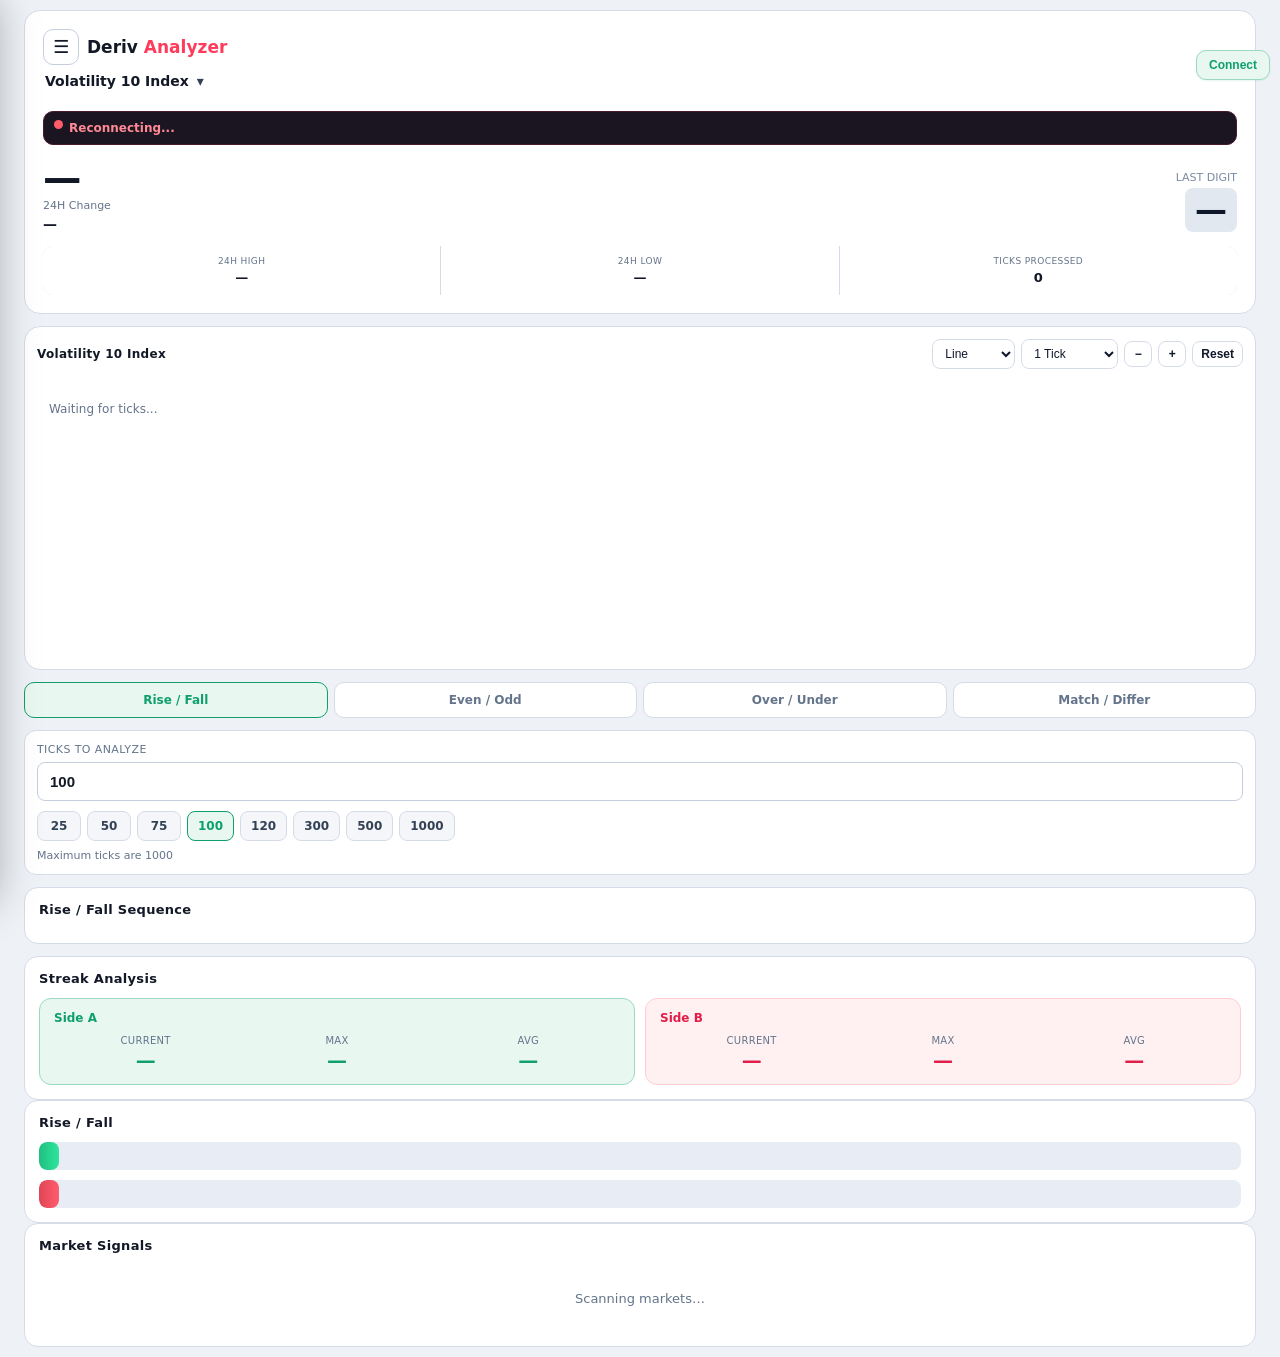
<file: index.html>
<!DOCTYPE html>
<html lang="en">
<head>
  <meta charset="utf-8">
  <meta name="viewport" content="width=device-width, initial-scale=1">
  <meta http-equiv="refresh" content="0; url=./ats/">
  <link rel="canonical" href="./ats/">
  <title>ATS</title>
  <script>location.replace('./ats/' + location.search + location.hash);</script>
</head>
<body>
  <p>Moved to <a href="./ats/">ATS</a>.</p>
</body>
</html>
</file>
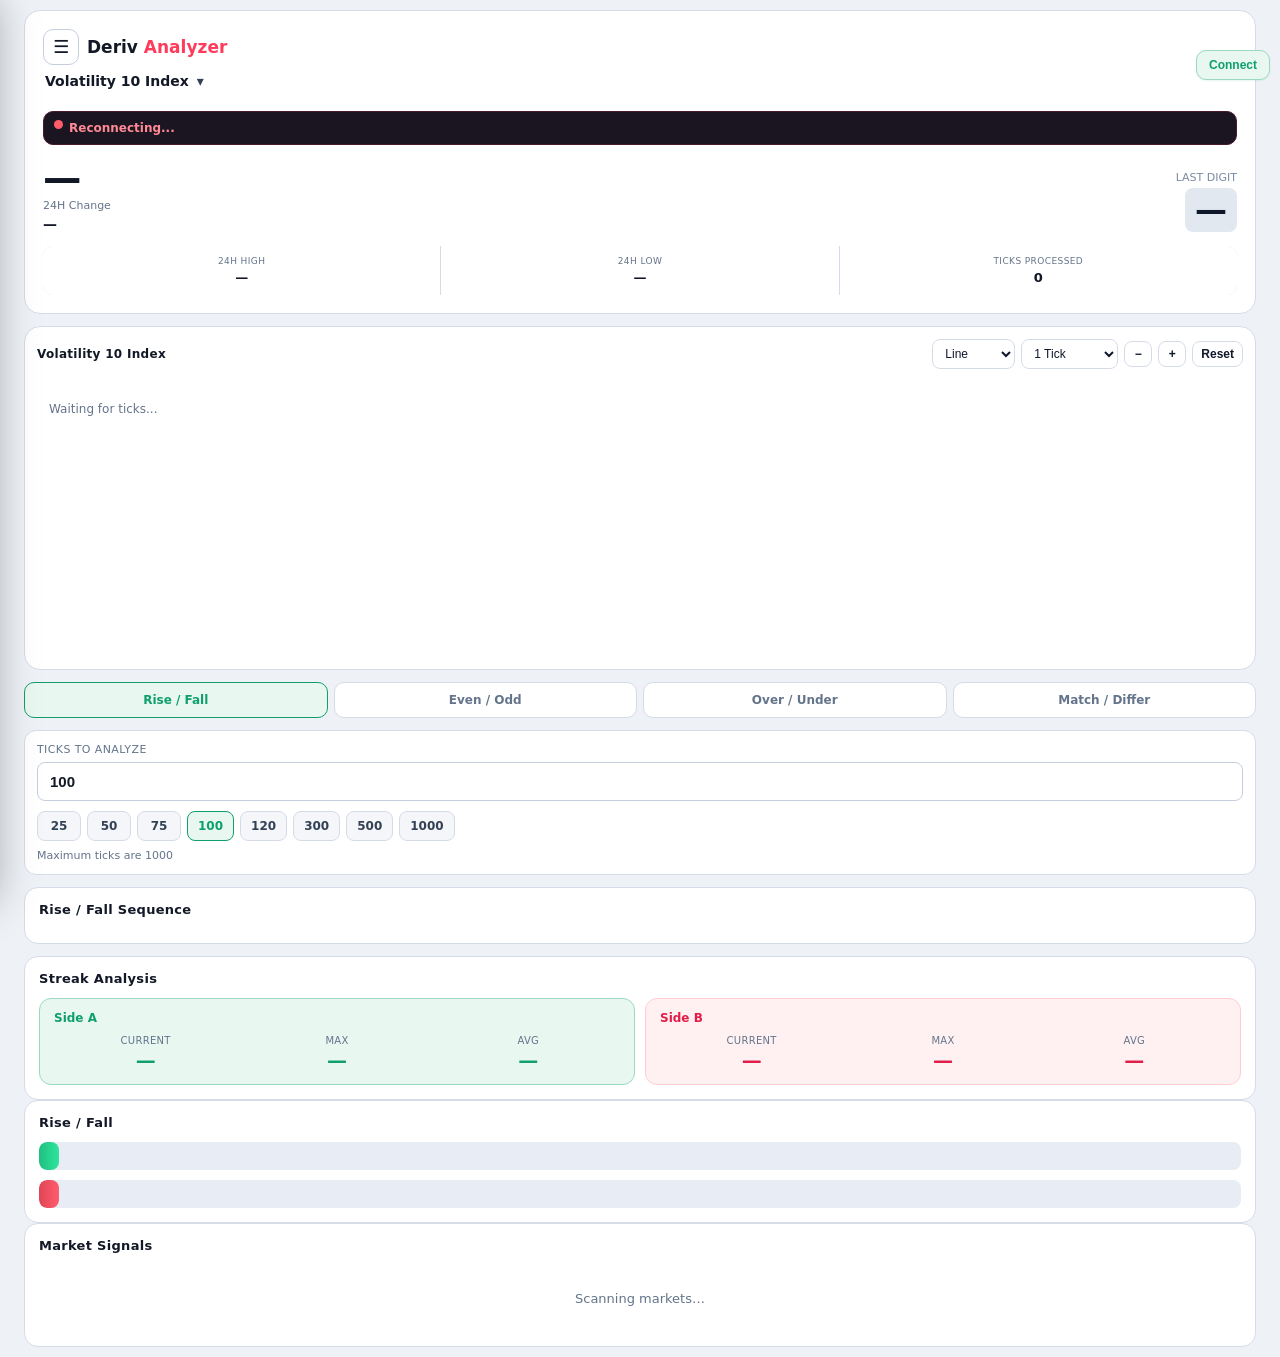
<file: ats/index.html>
<!DOCTYPE html>
<html lang="en">
<head>
<meta charset="UTF-8">
<meta name="viewport" content="width=device-width,initial-scale=1,viewport-fit=cover">
<meta name="theme-color" content="#0a0e17">
<meta name="mobile-web-app-capable" content="yes">
<meta name="apple-mobile-web-app-capable" content="yes">
<meta name="apple-mobile-web-app-status-bar-style" content="black-translucent">
<meta name="apple-mobile-web-app-title" content="ATS">
<meta name="application-name" content="Deriv Analyzer">
<meta name="app-version" content="5.3.1">
<title>Deriv Analyzer</title>
<link rel="manifest" href="manifest.json">
<link rel="icon" type="image/png" sizes="32x32" href="icons/favicon-32.png">
<link rel="apple-touch-icon" sizes="180x180" href="icons/ats-180.png">
<style>
*{box-sizing:border-box;margin:0;padding:0}
html{overflow-x:hidden}
:root,body.theme-dark{
  --bg:#0a0e17;--bg2:#121826;--bg3:#0c111b;--bg4:#1a2435;--line:#1e2a3d;--line2:#2a3a50;
  --text:#e8edf5;--text2:#c5d0e0;--muted:#7a8ba3;--muted2:#6b7c93;
  --green:#2ee59d;--green-bg:#0f2a22;--green-line:#1a4a3a;--red:#ff5c6c;--menu:#0e1522;--input:#0c111b;
}
body.theme-light{
  --bg:#eef1f6;--bg2:#ffffff;--bg3:#f4f6fa;--bg4:#e8edf5;--line:#d5dbe7;--line2:#c5cedd;
  --text:#121826;--text2:#334155;--muted:#64748b;--muted2:#6b7c93;
  --green:#0f9f6e;--green-bg:#e8f8f1;--green-line:#9ad9c0;--red:#e11d48;--menu:#ffffff;--input:#ffffff;
}
body{min-height:100vh;background:var(--bg);color:var(--text);font-family:system-ui,-apple-system,sans-serif;padding:10px;overflow-x:hidden;-webkit-text-size-adjust:100%;transition:background .2s,color .2s}
.container{max-width:1280px;margin:0 auto;width:100%;min-width:0;position:relative}
.view[hidden]{display:none !important}
.logo-row{display:flex;align-items:center;gap:8px}
.menu-btn{width:36px;height:36px;border-radius:10px;border:1px solid var(--line);background:var(--input);color:var(--text);font-size:18px;line-height:1;cursor:pointer;font-family:inherit;flex-shrink:0;display:inline-flex;align-items:center;justify-content:center}
.app-menu-backdrop{position:fixed;inset:0;background:rgba(0,0,0,.55);z-index:80;opacity:0;pointer-events:none;transition:opacity .25s ease}
.app-menu-backdrop.open{opacity:1;pointer-events:auto}
.app-menu{position:fixed;top:0;left:0;bottom:0;z-index:90;width:min(300px,86vw);background:var(--menu);border-right:1px solid var(--line);box-shadow:8px 0 40px rgba(0,0,0,.35);display:flex;flex-direction:column;transform:translateX(-105%);transition:transform .28s ease,background .2s;padding:18px 12px 20px}
.app-menu.open{transform:translateX(0)}
.app-menu-header{display:flex;align-items:center;justify-content:space-between;padding:4px 8px 16px}
.app-menu-title{font-size:15px;font-weight:800;color:var(--text)}
.app-menu-close{width:32px;height:32px;border:0;border-radius:8px;background:transparent;color:var(--muted);font-size:20px;cursor:pointer}
.app-menu-item{text-align:left;border:0;background:transparent;color:var(--text2);padding:14px 12px;border-radius:12px;font-size:15px;font-weight:650;cursor:pointer;font-family:inherit;width:100%}
.app-menu-item:hover,.app-menu-item.active{background:var(--bg4);color:var(--text)}
.app-menu-sep{height:1px;background:var(--line);margin:10px 8px}
.app-menu-footer{margin-top:auto;padding:8px}
.theme-panel{padding:8px 4px}
.theme-panel-title{font-size:11px;font-weight:700;text-transform:uppercase;letter-spacing:.5px;color:var(--muted);margin:0 8px 10px}
.theme-options{display:grid;grid-template-columns:1fr 1fr;gap:8px;padding:0 4px}
.theme-opt{
  padding:12px 10px;border-radius:12px;border:1px solid var(--line);
  background:var(--bg3);color:var(--text2);font-size:14px;font-weight:700;
  cursor:pointer;font-family:inherit;transition:background .2s,border-color .2s,color .2s,transform .15s;
}
.theme-opt:active{transform:scale(.97)}
.theme-opt.active{background:var(--green-bg);border-color:var(--green);color:var(--green)}
body{transition:background-color .3s ease,color .3s ease}
.header,.card,.chart-card,.control,.bot-card,.tech-gauge-card,.ai-chat,.app-menu,.mode-tab,.menu-btn,.sig-row-inner,.theme-opt,.mp-menu,.badge,.control input,.ai-input-row input,.ai-input-row button,.seq-chip,.digit-cell,.gauge-counts{
  transition:background-color .3s ease,border-color .3s ease,color .25s ease,box-shadow .3s ease;
}
.page-head{display:flex;align-items:center;gap:10px;margin-bottom:8px}
.page-title{font-size:20px;font-weight:800}
.page-sub{font-size:13px;color:#7a8ba3;margin-bottom:14px}
.bot-grid{
  display:grid;
  grid-template-columns:repeat(2,minmax(0,1fr));
  gap:12px;
  width:100%;
}
.bot-card{
  background:#121826;border:1px solid #1e2a3d;border-radius:16px;
  padding:16px 14px 14px;min-height:140px;
  position:relative;
  display:flex;flex-direction:column;align-items:flex-start;
  gap:8px;min-width:0;
}
.bot-card:active{transform:scale(.98)}
.bot-icon{
  width:40px;height:40px;border-radius:12px;
  display:flex;align-items:center;justify-content:center;
  font-size:12px;font-weight:800;letter-spacing:.3px;
  color:#2ee59d;background:#0f2a22;border:1px solid #1a4a3a;
  flex-shrink:0;
}
.bot-card.rf .bot-icon{color:#5b8def;background:#121c2e;border-color:#1a3a4a}
.bot-card.eo .bot-icon{color:#2ee59d;background:#0f2a22;border-color:#1a4a3a}
.bot-card.ou .bot-icon{color:#c084fc;background:#1a1528;border-color:#3a2a4a}
.bot-card.md .bot-icon{color:#fbbf24;background:#241c10;border-color:#4a3a1a}
.bot-name{font-size:13px;font-weight:750;line-height:1.25;padding-right:36px}
.bot-desc{font-size:11px;color:#7a8ba3;line-height:1.35;margin-top:auto}
.bot-badge{
  position:absolute;top:12px;right:10px;
  font-size:9px;font-weight:700;color:#9aabbf;
  background:#0c111b;border:1px solid #1e2a3d;border-radius:20px;padding:3px 7px;
}
/* Light mode: soft icon chips (same language as soft Start / With Signal) */
body.theme-light .bot-card{
  background:#fff;border-color:#d5dbe7;
  box-shadow:0 1px 2px rgba(15,23,42,.04);
}
body.theme-light .bot-name{color:#0f172a}
body.theme-light .bot-desc{color:#64748b}
body.theme-light .bot-badge{
  color:#64748b;background:#f8fafc;border-color:#d5dbe7;
}
body.theme-light .bot-icon{
  color:#0f9f6e;background:#e8f8f1;border-color:#9ad9c0;
}
body.theme-light .bot-card.rf .bot-icon{color:#2563eb;background:#eff6ff;border-color:#bfdbfe}
body.theme-light .bot-card.eo .bot-icon{color:#0f9f6e;background:#e8f8f1;border-color:#9ad9c0}
body.theme-light .bot-card.ou .bot-icon{color:#7c3aed;background:#f5f3ff;border-color:#ddd6fe}
body.theme-light .bot-card.md .bot-icon{color:#d97706;background:#fffbeb;border-color:#fde68a}
body.theme-light .bot-card.hl .bot-icon{color:#2563eb;background:#eff6ff;border-color:#bfdbfe}
body.theme-light .bot-card.tn .bot-icon{color:#db2777;background:#fdf2f8;border-color:#fbcfe8}
body.theme-light .bot-card.ei .bot-icon{color:#059669;background:#ecfdf5;border-color:#a7f3d0}
body.theme-light .bot-card.sg .bot-icon{color:#7c3aed;background:#f5f3ff;border-color:#ddd6fe}
body.theme-light .bot-card.as .bot-icon{color:#d97706;background:#fffbeb;border-color:#fde68a}
body.theme-light .bot-card.ru .bot-icon{color:#ea580c;background:#fff7ed;border-color:#fed7aa}
.tech-tf{display:flex;gap:6px;margin-bottom:14px;flex-wrap:wrap}
.tech-tf-btn{padding:8px 12px;border-radius:20px;border:1px solid #1e2a3d;background:#121826;color:#9aabbf;font-size:12px;font-weight:700;cursor:pointer;font-family:inherit}
.tech-tf-btn.active{background:#12261f;border-color:#2ee59d;color:#2ee59d}
.tech-gauges{display:grid;grid-template-columns:1fr;gap:12px;margin-bottom:12px}
@media(min-width:700px){.tech-gauges{grid-template-columns:1fr 1fr 1fr}}
.tech-gauge-card{background:#121826;border:1px solid #1e2a3d;border-radius:16px;padding:18px 14px;text-align:center}
.gauge-wrap{position:relative;width:160px;height:88px;margin:0 auto 10px}
.gauge-arc{width:160px;height:80px;border-radius:160px 160px 0 0;background:radial-gradient(circle at 50% 100%, #121826 58%, transparent 59%),conic-gradient(from 180deg at 50% 100%, #f6465d 0deg 55deg, #787b86 55deg 125deg, #2962ff 125deg 180deg, transparent 180deg 360deg)}
.gauge-needle{position:absolute;left:50%;bottom:8px;width:3px;height:62px;background:#d1d4dc;transform-origin:50% 100%;transform:translateX(-50%) rotate(0deg);border-radius:2px;transition:transform .45s ease;z-index:2}
.gauge-needle::after{content:"";position:absolute;left:50%;bottom:-4px;transform:translateX(-50%);width:10px;height:10px;border-radius:50%;background:#d1d4dc}
.gauge-label{font-size:13px;color:#7a8ba3;margin-top:2px}
.gauge-action{font-size:18px;font-weight:800;margin:4px 0 8px}
.gauge-counts{display:inline-flex;gap:0;font-size:11px;color:#9aabbf;background:#0c111b;border:1px solid #1e2a3d;border-radius:20px;overflow:hidden}
.gauge-counts span{padding:6px 10px;border-right:1px solid #1e2a3d}
.gauge-counts span:last-child{border-right:0}
.gauge-counts b{color:#e8edf5}
.tech-table{width:100%;border-collapse:collapse;font-size:13px}
.tech-table th{text-align:left;font-size:10px;text-transform:uppercase;color:#6b7c93;padding:8px;border-bottom:1px solid #1e2a3d}
.tech-table td{padding:10px 8px;border-bottom:1px solid #1a2435}
.tech-buy{color:#2962ff;font-weight:700}
.tech-sell{color:#f6465d;font-weight:700}
.tech-neu{color:#9aabbf;font-weight:600}
.tech-note{font-size:11px;color:#6b7c93;margin:10px 0 20px}
.ai-shell{display:flex;flex-direction:column;min-height:70vh}
.ai-chat{flex:1;background:#121826;border:1px solid #1e2a3d;border-radius:16px;padding:14px;min-height:320px;max-height:60vh;overflow-y:auto;display:flex;flex-direction:column;gap:10px;margin-bottom:10px}
.ai-bubble{max-width:88%;padding:12px 14px;border-radius:14px;font-size:14px;line-height:1.45}
.ai-bubble.bot{background:#0c111b;border:1px solid #1e2a3d;align-self:flex-start;border-bottom-left-radius:4px}
.ai-bubble.user{background:#16352b;border:1px solid #1a4a3a;align-self:flex-end;border-bottom-right-radius:4px}
.ai-input-row{display:flex;gap:8px}
.ai-input-row input{flex:1;padding:14px;border-radius:14px;border:1px solid #2a3a50;background:#0c111b;color:#e8edf5;font-size:14px;font-family:inherit}
.ai-input-row button{padding:14px 18px;border-radius:14px;border:0;background:#2ee59d;color:#06281c;font-weight:800;cursor:pointer;font-family:inherit}
body.theme-light .ai-chat,body.theme-light .bot-card,body.theme-light .tech-gauge-card{background:#fff}
body.theme-light .ai-bubble.bot{background:#f3f5f9;border-color:#d5dbe7;color:#121826}
body.theme-light .ai-input-row input{background:#fff;color:#121826;border-color:#d5dbe7}
.header{background:#121826;border:1px solid #1e2a3d;border-radius:16px;padding:14px;margin-bottom:12px;overflow:visible}
.header-top{display:flex;justify-content:space-between;align-items:flex-start;gap:10px;flex-wrap:wrap;margin-bottom:12px}
.brand{display:flex;flex-direction:column;align-items:flex-start;gap:4px;min-width:0;flex:1 1 auto;position:relative}
.logo{font-weight:700;font-size:17px;color:#fff}
.logo span{color:#ff3b5c}
.status{
  display:flex;align-items:center;gap:6px;
  font-size:12px;font-weight:600;
  flex:0 0 auto;max-width:46%;
  margin-left:auto;
  padding:4px 0;
  white-space:nowrap;
}
.status.notify{
  flex:1 1 100%;
  max-width:100%;
  order:3;
  margin:8px 0 0;
  padding:8px 10px;
  border-radius:10px;
  background:#1a1520;
  border:1px solid #4a1a2a;
  white-space:normal;
  align-items:flex-start;
}
.status #statusText{min-width:0;line-height:1.35}
.status.notify #statusText{flex:1;word-break:break-word;overflow-wrap:anywhere;color:#ff8a95}
.dot{width:9px;height:9px;border-radius:50%;background:#ff5c6c;flex-shrink:0}
.dot.on{background:#2ee59d;box-shadow:0 0 8px #2ee59d}

/* custom market picker */
.market-pick{position:relative;display:block;max-width:100%;z-index:30}
.market-native{position:absolute;opacity:0;pointer-events:none;width:1px;height:1px;overflow:hidden}
.mp-trigger{display:inline-flex;align-items:center;gap:8px;max-width:100%;padding:4px 2px;border:0;background:transparent;color:#e8edf5;font-size:14px;font-weight:650;cursor:pointer;text-align:left;font-family:inherit}
.mp-trigger:hover{color:#fff}
.mp-trigger span:first-child{overflow:hidden;text-overflow:ellipsis;white-space:nowrap;max-width:min(280px,70vw)}
.mp-caret{color:#c5d0e0;font-size:14px;line-height:1;transition:transform .15s}
.market-pick.open .mp-caret{transform:rotate(180deg)}
.mp-menu{position:absolute;top:calc(100% + 6px);left:0;min-width:min(320px,92vw);max-width:min(360px,94vw);max-height:min(360px,55vh);overflow-y:auto;background:#0f1520;border:1px solid #2a3a50;border-radius:12px;padding:6px;box-shadow:0 12px 40px rgba(0,0,0,.55);z-index:40;scrollbar-width:thin;scrollbar-color:#2a3a50 transparent}
.mp-menu[hidden]{display:none}
.mp-group{font-size:10px;font-weight:700;letter-spacing:.6px;text-transform:uppercase;color:#6b7c93;padding:10px 10px 4px}
.mp-item{display:block;width:100%;text-align:left;border:0;background:transparent;color:#c5d0e0;font-size:13px;font-weight:550;padding:9px 10px;border-radius:8px;cursor:pointer;font-family:inherit}
.mp-item:hover{background:#1a2435;color:#fff}
.mp-item.active{background:#12261f;color:#2ee59d;font-weight:700}

.price-row{display:flex;justify-content:space-between;align-items:flex-end;gap:10px;flex-wrap:wrap}
.price-line{display:flex;align-items:center;gap:10px;min-width:0;flex-wrap:wrap}
.spark{width:80px;height:34px;display:block;flex-shrink:0}
.price{font-size:clamp(26px,8vw,42px);font-weight:700;font-variant-numeric:tabular-nums;color:#e8edf5;line-height:1.1;word-break:break-all}
.price.up{color:#2ee59d}
.price.down{color:#ff5c6c}
.last-digit{display:inline-block;font-size:clamp(22px,6vw,32px);font-weight:700;color:#fff;background:#1a2435;border-radius:8px;line-height:1;padding:6px 10px;min-width:24px;text-align:center;flex-shrink:0}
.last-digit.up{background:#12b886 !important;color:#fff !important}
.last-digit.down{background:#e23b4a !important;color:#fff !important}
body.theme-light .last-digit{background:#e2e8f0;color:#0f172a}
body.theme-light .digit-cell{background:#f1f5f9;border-color:#d5dbe7}
body.theme-light .digit-cell .digit-pct,body.theme-light .digit-cell .digit-num{color:#0f172a}
body.theme-light .digit-cell.most{background:#e8f8f1;border-color:#0f9f6e}
body.theme-light .digit-cell.most .digit-num,body.theme-light .digit-cell.most .digit-pct{color:#0f9f6e}
body.theme-light .digit-cell.least{background:#fff1f2;border-color:#e11d48}
body.theme-light .digit-cell.least .digit-num,body.theme-light .digit-cell.least .digit-pct{color:#e11d48}
body.theme-light .ml-pill{background:#fff;border-color:#d5dbe7;color:#334155}
body.theme-light .chart-tools select,body.theme-light .chart-tools button{background:#fff;border-color:#d5dbe7;color:#0f172a}
body.theme-light .mode-tab{background:#fff;border-color:#d5dbe7;color:#64748b}
body.theme-light .mode-tab.active{background:#e8f8f1;border-color:#0f9f6e;color:#0f9f6e}
body.theme-light .seq-chip{background:#f1f5f9;border-color:#d5dbe7;color:#0f172a}
body.theme-light .seq-chip.up,body.theme-light .seq-chip.even,body.theme-light .seq-chip.over{background:#e8f8f1;border-color:#9ad9c0;color:#0f9f6e}
body.theme-light .seq-chip.down,body.theme-light .seq-chip.odd,body.theme-light .seq-chip.under{background:#fff1f2;border-color:#fecdd3;color:#e11d48}
body.theme-light .pct-bar-track{background:#e8edf5}

.change{font-size:14px;font-weight:600;margin-top:4px}
.change.up{color:#2ee59d}.change.down{color:#ff5c6c}
.change-label{font-size:11px;color:#7a8ba3;margin-bottom:2px}
.stats{display:grid;grid-template-columns:1fr 1fr 1fr;gap:1px;background:#1e2a3d;margin-top:14px;border-radius:10px;overflow:hidden}
.stat{background:#121826;padding:10px 6px;text-align:center;min-width:0}
.stat-label{font-size:9px;color:#6b7c93;text-transform:uppercase;letter-spacing:.4px}
.stat-value{font-size:13px;font-weight:600;margin-top:4px;overflow:hidden;text-overflow:ellipsis;white-space:nowrap}
.mode-tabs{display:flex;gap:6px;margin-bottom:12px;flex-wrap:wrap}
.mode-tab{
  flex:1;min-width:0;
  padding:10px 8px;
  border-radius:10px;
  border:1px solid #1e2a3d;
  background:#121826;
  color:#9aabbf;
  font-size:12px;font-weight:700;
  cursor:pointer;font-family:inherit;
  text-align:center;
}
.mode-tab.active{background:#12261f;border-color:#2ee59d;color:#2ee59d}
.mode-only{display:none !important}
.mode-only.show{display:grid !important}
.controls-stack{display:flex;flex-direction:column;gap:10px;margin-bottom:12px}
.controls-row{display:grid;grid-template-columns:1fr 1fr;gap:10px}
.control-full{width:100%}
.tick-presets{display:flex;flex-wrap:wrap;gap:6px;margin-top:10px}
.tick-preset{
  padding:7px 10px;border-radius:8px;border:1px solid var(--line);
  background:var(--bg3);color:var(--text2);font-size:12px;font-weight:700;
  cursor:pointer;font-family:inherit;min-width:44px;
}
.tick-preset:hover{border-color:var(--green);color:var(--text)}
.tick-preset.active{background:var(--green-bg);border-color:var(--green);color:var(--green)}
.tick-disclaimer{font-size:11px;color:var(--muted);margin-top:8px}
.seq-card{margin-bottom:12px}
.seq-strip{display:flex;flex-wrap:wrap;gap:5px}
.seq-chip{
  width:30px;height:30px;border-radius:8px;
  display:flex;align-items:center;justify-content:center;
  font-weight:800;font-size:12px;
  background:#121a28;border:1px solid #1e2a3d;color:#e8edf5;
}
.streak-grid{display:grid;grid-template-columns:1fr 1fr;gap:10px}
.streak-box{border-radius:12px;padding:12px 14px;border:1px solid var(--line);background:var(--bg3)}
.streak-box.side-a{background:rgba(46,229,157,.08);border-color:rgba(46,229,157,.25)}
.streak-box.side-b{background:rgba(255,92,108,.08);border-color:rgba(255,92,108,.25)}
body.theme-light .streak-box.side-a{background:#e8f8f1;border-color:#9ad9c0}
body.theme-light .streak-box.side-b{background:#fff1f2;border-color:#fecdd3}
.streak-title{font-size:12px;font-weight:700;margin-bottom:10px;color:var(--text)}
.streak-box.side-a .streak-title{color:var(--green)}
.streak-box.side-b .streak-title{color:var(--red)}
.streak-metrics{display:grid;grid-template-columns:1fr 1fr 1fr;gap:8px}
.streak-metric{text-align:center}
.streak-metric .sm-label{font-size:10px;color:var(--muted);text-transform:uppercase;letter-spacing:.3px}
.streak-metric .sm-val{font-size:20px;font-weight:800;margin-top:2px;font-variant-numeric:tabular-nums}
.streak-box.side-a .sm-val{color:var(--green)}
.streak-box.side-b .sm-val{color:var(--red)}
.pattern-grid{display:flex;flex-wrap:wrap;gap:4px;max-height:160px;overflow-y:auto}
.pg-chip{width:26px;height:26px;border-radius:6px;display:flex;align-items:center;justify-content:center;font-size:11px;font-weight:700;border:1px solid var(--line);background:var(--bg3);color:var(--text)}
.pg-chip.a{background:rgba(46,229,157,.15);border-color:rgba(46,229,157,.35);color:var(--green)}
.pg-chip.b{background:rgba(255,92,108,.15);border-color:rgba(255,92,108,.35);color:var(--red)}
.pg-chip.mid{opacity:.55}
.pg-chip.newest{box-shadow:0 0 0 2px var(--green)}
body.theme-light .pg-chip.a{background:#e8f8f1;border-color:#9ad9c0;color:#0f9f6e}
body.theme-light .pg-chip.b{background:#fff1f2;border-color:#fecdd3;color:#e11d48}
.pattern-note{font-size:11px;color:var(--muted);margin-top:8px}
.seq-chip.up,.seq-chip.even,.seq-chip.over{border-color:#1a4a3a;color:#2ee59d;background:#0f2a22}
.seq-chip.down,.seq-chip.odd,.seq-chip.under{border-color:#4a1a2a;color:#ff8a95;background:#2a1418}
.seq-chip.mid{border-color:#2a3a50;color:#7a8ba3}
.seq-chip.newest{box-shadow:0 0 0 1px #2ee59d}
.pct-bars{display:flex;flex-direction:column;gap:10px}
.pct-bar-row{}
.pct-bar-track{height:28px;background:#1a2435;border-radius:8px;overflow:hidden}
.pct-bar-fill{
  height:100%;border-radius:8px;
  display:flex;align-items:center;padding:0 10px;
  font-size:12px;font-weight:700;color:#06281c;
  transition:width .3s ease;min-width:0;white-space:nowrap;
}
.pct-bar-fill.rise,.pct-bar-fill.even,.pct-bar-fill.over{background:linear-gradient(90deg,#1fbf80,#2ee59d)}
.pct-bar-fill.fall,.pct-bar-fill.odd,.pct-bar-fill.under{background:linear-gradient(90deg,#e04555,#ff5c6c)}
.pct-bar-fill span{overflow:hidden;text-overflow:ellipsis}
.ml-row{display:flex;gap:8px;flex-wrap:wrap;margin-top:12px}
.ml-pill{background:#0c111b;border:1px solid #1e2a3d;border-radius:20px;padding:8px 12px;font-size:12px}
.ml-pill.most{border-color:#1a4a3a}
.ml-pill.most strong{color:#2ee59d}
.ml-pill.least{border-color:#4a1a2a}
.ml-pill.least strong{color:#ff8a95}
.digit-strength{display:flex;flex-direction:column;gap:6px}
.ds-row{display:flex;align-items:center;gap:8px}
.ds-num{width:18px;font-size:12px;font-weight:700;color:#9aabbf;text-align:center;flex-shrink:0}
.ds-track{flex:1;height:16px;background:#1a2435;border-radius:6px;overflow:hidden}
.ds-fill{height:100%;border-radius:6px;background:linear-gradient(90deg,#1fbf80,#2ee59d);transition:width .3s}
.ds-fill.hot{background:linear-gradient(90deg,#2ee59d,#5eead4)}
.ds-fill.cold{background:linear-gradient(90deg,#e04555,#ff5c6c)}
.ds-meta{width:64px;text-align:right;font-size:11px;font-weight:600;color:#c5d0e0;font-variant-numeric:tabular-nums;flex-shrink:0}
.sig-table-wrap{overflow:visible}
.sig-table{width:100%;border-collapse:separate;border-spacing:0 8px;font-size:13px}
.sig-table thead{display:none}
.sig-table td{padding:0;border:0;vertical-align:middle}
.sig-row-inner{
  display:grid;
  grid-template-columns:1fr auto;
  gap:4px 12px;
  align-items:center;
  padding:12px 14px 12px 16px;
  border-radius:12px;
  border:1px solid var(--line);
  background:var(--bg2);
  cursor:pointer;
  transition:border-color .2s, box-shadow .2s, transform .2s, background .25s, color .2s;
  position:relative;
  color:var(--text);
}
.sig-row-inner::before{
  content:"";
  position:absolute;left:0;top:0;bottom:0;width:4px;
  border-radius:12px 0 0 12px;
  background:var(--line2);
}
.sig-row-inner:hover{border-color:var(--line2);transform:translateY(-1px)}
.sig-row-inner.t-even::before{background:#2ee59d}
.sig-row-inner.t-odd::before{background:#ff5c6c}
.sig-row-inner.t-rise::before{background:#5b8def}
.sig-row-inner.t-fall::before{background:#f59e0b}
.sig-row-inner.t-over::before{background:#c084fc}
.sig-row-inner.t-under::before{background:#67e8f9}
.sig-row-inner.t-most::before{background:#34d399}
.sig-row-inner.t-least::before{background:#fb7185}
.sig-row-inner.t-trending::before{background:#818cf8}
.sig-row-inner.t-ranging::before{background:#94a3b8}
.sig-pct.indigo{color:#4f46e5;border-color:#c7d2fe}
.sig-pct.slate{color:#475569;border-color:#cbd5e1}
body.theme-dark .sig-pct.indigo{color:#a5b4fc;border-color:#2a2a4a}
body.theme-dark .sig-pct.slate{color:#94a3b8;border-color:#2a3344}
.sig-row-inner.changed{animation:sigPop 1.6s ease}
@keyframes sigPop{
  0%{ box-shadow:0 0 0 0 rgba(46,229,157,0); transform:scale(1) }
  12%{ box-shadow:0 0 0 3px rgba(46,229,157,.5); transform:scale(1.025) }
  35%{ box-shadow:0 0 18px 2px rgba(46,229,157,.28) }
  100%{ box-shadow:0 0 0 0 rgba(46,229,157,0); transform:scale(1) }
}
.sig-label-line{font-size:10px;text-transform:uppercase;letter-spacing:.5px;color:var(--muted);font-weight:600}
.sig-market-line{font-size:15px;font-weight:700;color:var(--text);line-height:1.25}
.sig-meta-line{display:flex;flex-direction:column;align-items:flex-end;gap:4px}
.sig-pct{
  font-size:13px;font-weight:800;font-variant-numeric:tabular-nums;
  padding:4px 10px;border-radius:8px;background:var(--bg3);border:1px solid var(--line);
  color:var(--text);
}
.sig-pct.up{color:#0f9f6e;border-color:#9ad9c0}
.sig-pct.down{color:#e11d48;border-color:#fecdd3}
.sig-pct.blue{color:#2563eb;border-color:#bfdbfe}
.sig-pct.amber{color:#d97706;border-color:#fde68a}
.sig-pct.purple{color:#7c3aed;border-color:#ddd6fe}
.sig-pct.cyan{color:#0891b2;border-color:#a5f3fc}
body.theme-dark .sig-pct.up{color:#2ee59d;border-color:#1a4a3a}
body.theme-dark .sig-pct.down{color:#ff8a95;border-color:#4a1a2a}
body.theme-dark .sig-pct.blue{color:#5b8def;border-color:#1a3a4a}
body.theme-dark .sig-pct.amber{color:#fbbf24;border-color:#4a3a1a}
body.theme-dark .sig-pct.purple{color:#c084fc;border-color:#3a2a4a}
body.theme-dark .sig-pct.cyan{color:#67e8f9;border-color:#1a3a4a}
.sig-streak-line{font-size:11px;color:var(--muted)}
.sig-streak-line.hot{color:var(--green);font-weight:600}
.signal-empty-state{text-align:center;color:var(--muted);padding:18px 10px !important}
body.theme-light .sig-row-inner{background:#fff;border-color:#d5dbe7;box-shadow:0 1px 2px rgba(15,23,42,.04)}
body.theme-light .sig-row-inner:hover{border-color:#c5cedd;box-shadow:0 2px 8px rgba(15,23,42,.08)}
body.theme-light .sig-market-line{color:#0f172a}
body.theme-light .sig-label-line{color:#64748b}
body.theme-light .sig-pct{background:#f8fafc;border-color:#d5dbe7}
body.theme-light .sig-streak-line{color:#64748b}
body.theme-light .sig-streak-line.hot{color:#0f9f6e}
.controls{display:grid;grid-template-columns:repeat(4,1fr);gap:10px;margin-bottom:12px}
.control{background:#121826;border:1px solid #1e2a3d;border-radius:12px;padding:12px;min-width:0}
.control label{display:block;font-size:11px;color:#7a8ba3;margin-bottom:6px;letter-spacing:.4px;text-transform:uppercase}
.control input,.control select{width:100%;padding:10px 12px;border-radius:8px;border:1px solid #2a3a50;background:#0c111b;color:#e8edf5;font-size:15px;font-weight:600}
.control input:focus,.control select:focus{outline:none;border-color:#3d5a80}
.grid{display:grid;grid-template-columns:1fr 1fr;gap:10px;margin-bottom:12px}
.card{background:#121826;border:1px solid #1e2a3d;border-radius:14px;padding:14px;min-width:0;overflow:hidden}
.card.full{grid-column:1/-1}
.card-title{font-size:13px;font-weight:700;letter-spacing:.3px;margin-bottom:12px;display:flex;justify-content:space-between;align-items:center;gap:8px;flex-wrap:wrap}
.badge{font-size:10px;font-weight:600;color:#7a8ba3;background:#0c111b;border:1px solid #1e2a3d;border-radius:20px;padding:3px 8px;white-space:nowrap}
.bar-row{display:flex;align-items:center;gap:8px;margin-bottom:8px;min-width:0}
.bar-label{width:52px;font-size:12px;font-weight:600;flex-shrink:0;color:#c5d0e0}
.bar-track{flex:1;height:14px;background:#1a2435;border-radius:5px;overflow:hidden;min-width:0}
.bar-fill{height:100%;border-radius:5px;transition:width .25s}
.bar-fill.even,.bar-fill.over,.bar-fill.rise{background:linear-gradient(90deg,#1fbf80,#2ee59d)}
.bar-fill.odd,.bar-fill.under,.bar-fill.fall{background:linear-gradient(90deg,#e04555,#ff5c6c)}
.bar-pct{width:72px;text-align:right;font-size:12px;font-weight:600;font-variant-numeric:tabular-nums;flex-shrink:0;color:#e8edf5}
.digit-grid{display:grid;grid-template-columns:repeat(5,1fr);gap:6px;align-items:stretch}
.digit-cell{background:#0c111b;border:1px solid #1e2a3d;border-radius:10px;padding:8px 4px 6px;text-align:center;min-width:0;display:flex;flex-direction:column;align-items:center}
.digit-cell.most{border-color:#2ee59d;background:#0f2a22}
.digit-cell.least{border-color:#ff5c6c;background:#2a1418}
.digit-pct{font-size:10px;font-weight:700;color:#e8edf5;margin-bottom:4px;line-height:1;font-variant-numeric:tabular-nums}
.digit-plot{height:48px;display:flex;flex-direction:column;justify-content:flex-end;align-items:center}
.digit-bar{width:50%;max-width:14px;background:linear-gradient(180deg,#2ee59d,#1fbf80);border-radius:3px 3px 0 0;min-height:2px;transition:height .25s}
.digit-cell.least .digit-bar{background:linear-gradient(180deg,#ff5c6c,#e04555)}
.digit-num{font-size:13px;font-weight:700;margin-top:4px;color:#e8edf5}
.digit-cell.most .digit-num{color:#2ee59d}
.digit-cell.least .digit-num{color:#ff5c6c}
.digit-note{display:none}
.pills{display:flex;gap:8px;flex-wrap:wrap;margin-top:10px}
.pill{background:#0c111b;border:1px solid #1e2a3d;border-radius:20px;padding:6px 10px;font-size:11px}
.pill strong{color:#e8edf5}
.most strong{color:#2ee59d}
.least strong{color:#ff5c6c}
.chart-card{background:#121826;border:1px solid #1e2a3d;border-radius:16px;padding:12px;margin-bottom:12px;overflow:hidden}
.chart-top{display:flex;justify-content:space-between;align-items:center;gap:8px;flex-wrap:wrap;margin-bottom:8px}
.chart-title{font-size:12px;font-weight:700;letter-spacing:.3px;min-width:0}
.chart-tools{display:flex;gap:6px;flex-wrap:wrap;align-items:center}
.chart-tools select,.chart-tools button{width:auto;padding:6px 8px;font-size:12px;border-radius:8px;border:1px solid #2a3a50;background:#0c111b;color:#e8edf5;cursor:pointer}
.chart-tools button{min-width:28px;font-weight:700;line-height:1}
/* dark native selects for chart tools where still used */
.chart-tools select{color-scheme:dark}
.chart-wrap{position:relative;height:220px;width:100%;min-width:0}
.chart-wrap canvas{width:100%;height:100%;display:block;cursor:crosshair;touch-action:none}
.chart-tip{position:absolute;display:none;pointer-events:none;background:#1c2433;border:1px solid #2a3a50;border-radius:8px;padding:8px 10px;font-size:12px;z-index:2;min-width:120px;max-width:min(200px,80vw)}
.chart-tip .tip-pct{font-weight:700;margin-bottom:2px}
.chart-tip .tip-pct.up{color:#2ee59d}
.chart-tip .tip-pct.down{color:#ff5c6c}
.chart-tip .tip-px{font-weight:700}
.chart-tip .tip-tm{color:#7a8ba3;margin-top:2px}
.range-pop{position:fixed;inset:0;background:rgba(0,0,0,.55);display:none;align-items:center;justify-content:center;z-index:20;padding:16px}
.range-pop.show{display:flex}
.range-box{background:#121826;border:1px solid #2a3a50;border-radius:14px;padding:22px 22px 16px;width:min(360px,100%);text-align:center}
.range-box h3{font-size:16px;margin-bottom:8px}
.range-box p{color:#b7c3d4;font-size:14px;line-height:1.45}
.range-box button{margin-top:16px;width:auto;padding:8px 18px;border-radius:8px;border:0;background:#2ee59d;color:#06281c;font-weight:700;cursor:pointer}
@media(max-width:700px){
  body{padding:8px}
  .header{padding:12px;border-radius:14px}
  .header-top{margin-bottom:10px}
  .price{font-size:clamp(24px,7.5vw,34px)}
  .spark{width:64px;height:28px}
  .stats{margin-top:12px}
  .stat{padding:8px 4px}
  .stat-label{font-size:8px}
  .stat-value{font-size:12px}
  .controls{grid-template-columns:1fr 1fr}
  .grid{grid-template-columns:1fr}
  .digit-grid{grid-template-columns:repeat(5,1fr);gap:5px}
  .chart-wrap{height:200px}
  .chart-tools select{max-width:110px}
  .bar-label{width:48px;font-size:11px}
  .bar-pct{width:64px;font-size:11px}
}
@media(max-width:400px){
  .digit-grid{grid-template-columns:repeat(5,1fr);gap:4px}
  .digit-cell{padding:6px 2px 4px}
  .digit-pct{font-size:9px}
  .digit-num{font-size:12px}
  .last-digit{padding:5px 8px}
}
@media(min-width:701px){
  .digit-grid{grid-template-columns:repeat(10,1fr)}
}
.signal-grid{
  display:grid;
  grid-template-columns:repeat(2,1fr);
  gap:10px;
  margin-top:4px;
}
@media(min-width:900px){
  .signal-grid{grid-template-columns:repeat(4,1fr)}
}
.signal-empty-state{
  grid-column:1 / -1;
  text-align:center;
  color:#7a8ba3;
  padding:22px 12px;
  font-size:13px;
}
.signal-item{
  background:linear-gradient(180deg,#121a28,#0e1520);
  border:1px solid #1e2a3d;
  border-radius:12px;
  padding:12px 14px;
  display:flex;
  flex-direction:column;
  gap:6px;
  min-height:88px;
  transition:border-color .25s, box-shadow .25s, transform .25s;
}
.signal-item.changed{
  animation: signalFlash 1.4s ease;
}
@keyframes signalFlash{
  0%{ box-shadow:0 0 0 0 rgba(46,229,157,.55); transform:scale(1); border-color:#2ee59d }
  30%{ box-shadow:0 0 18px 2px rgba(46,229,157,.35); transform:scale(1.03); border-color:#2ee59d }
  100%{ box-shadow:0 0 0 0 rgba(46,229,157,0); transform:scale(1) }
}
.signal-item.even{border-color:#1a4a3a}
.signal-item.odd{border-color:#4a1a2a}
.signal-item.rise{border-color:#1a3a4a}
.signal-item.fall{border-color:#4a2a1a}
.signal-item.over{border-color:#3a2a4a}
.signal-item.under{border-color:#2a3a4a}
.signal-item.most{border-color:#1a4a3a}
.signal-item.least{border-color:#4a1a2a}
.signal-label{
  font-size:10px;
  text-transform:uppercase;
  letter-spacing:.5px;
  color:#6b7c93;
  font-weight:600;
}
.signal-market{
  font-size:14px;
  font-weight:700;
  color:#e8edf5;
  line-height:1.25;
}
.signal-value{
  font-size:12px;
  color:#9aabbf;
  font-variant-numeric:tabular-nums;
}
.signal-value strong{
  color:#2ee59d;
  font-weight:700;
}
.signal-item.odd .signal-value strong,
.signal-item.fall .signal-value strong,
.signal-item.least .signal-value strong{color:#ff8a95}
.signal-item.rise .signal-value strong{color:#5b8def}
.signal-item.over .signal-value strong{color:#c084fc}
.signal-item.under .signal-value strong{color:#67e8f9}
.signal-item{cursor:pointer}
.signal-item:active{transform:scale(.98)}
.signal-streak{
  font-size:10px;
  color:#6b7c93;
  margin-top:2px;
}
.signal-streak.hot{color:#2ee59d}
.tool-row{display:flex;gap:8px;margin:-4px 0 12px;flex-wrap:wrap}
.tool-btn{
  padding:8px 12px;
  border-radius:10px;
  border:1px solid #1e2a3d;
  background:#121a28;
  color:#c5d0e0;
  font-size:12px;
  font-weight:650;
  cursor:pointer;
  font-family:inherit;
}
.tool-btn:hover{border-color:#2ee59d;color:#2ee59d}
.tool-btn.saved{border-color:#2ee59d;color:#2ee59d}
.digits-strip-card{margin-bottom:12px}
.last-digits{
  display:flex;
  flex-wrap:wrap;
  gap:6px;
}
.last-digit-chip{
  width:32px;height:32px;
  border-radius:8px;
  display:flex;align-items:center;justify-content:center;
  font-weight:700;font-size:14px;
  background:#121a28;
  border:1px solid #1e2a3d;
  color:#e8edf5;
}
.last-digit-chip.even{border-color:#1a4a3a;color:#2ee59d}
.last-digit-chip.odd{border-color:#4a1a2a;color:#ff8a95}
.last-digit-chip.newest{box-shadow:0 0 0 1px #2ee59d}
@media(max-width:700px){
  .tool-row{margin-bottom:10px}
  .last-digit-chip{width:28px;height:28px;font-size:12px}
  .signal-item{min-height:78px;padding:10px 12px}
  .card{padding:12px}
  .bar-row{margin-bottom:6px}
}
@media(min-width:1200px){
  body{padding:16px 24px}
  .container{max-width:1360px}
  .header{padding:18px}
  .chart-wrap{height:280px}
  .price{font-size:clamp(28px,3vw,44px)}
}
@media(min-width:1600px){
  .container{max-width:1520px}
  body{padding:20px 32px}
}

/* Theme-aware surfaces */
.header,.card,.chart-card,.control,.bot-card,.tech-gauge-card,.ai-chat,.mode-tab,.tech-tf-btn,.stat{
  background:var(--bg2);border-color:var(--line);color:var(--text);
}
.logo{color:var(--text)}
.logo span{color:#ff3b5c}
.mp-trigger,.page-title,.sig-market-line,.price,.stat-value,.control input,.control select,.ai-input-row input{color:var(--text)}
.mp-item,.mp-caret,.theme-switch-label,.bar-label{color:var(--text2)}
.page-sub,.change-label,.stat-label,.control label,.gauge-label,.bot-desc,.badge,.muted,.signal-empty-state{color:var(--muted)}
.control input,.control select,.ai-input-row input,.menu-btn,.badge,.ml-pill,.sig-pct,.bot-badge,.gauge-counts{
  background:var(--input);border-color:var(--line2);color:var(--text);
}
.mode-tab{border:1px solid var(--line);background:var(--bg2);color:var(--muted)}
.mode-tab.active{background:var(--green-bg);border-color:var(--green);color:var(--green)}
.seq-chip{background:var(--bg3);border-color:var(--line);color:var(--text)}
.pct-bar-track,.bar-track,.ds-track{background:var(--bg4)}
.digit-cell{background:var(--bg3);border-color:var(--line)}
.mp-menu{background:var(--bg2);border-color:var(--line)}
.mp-item:hover{background:var(--bg4);color:var(--text)}
.sig-row-inner{background:linear-gradient(180deg,var(--bg2),var(--bg3));border-color:var(--line)}
.chart-tools select,.chart-tools button{background:var(--input);border-color:var(--line2);color:var(--text)}
.last-digit{background:var(--bg4);color:var(--text)}
.ai-bubble.bot{background:var(--bg3);border-color:var(--line);color:var(--text)}
body.theme-light .stats{background:var(--line)}
body.theme-light .stat{background:var(--bg2)}
body.theme-light .price.up{color:#0f9f6e}
body.theme-light .price.down{color:#e11d48}
body.theme-light .mp-menu{box-shadow:0 12px 30px rgba(15,23,42,.12)}

.tech-key-row{display:flex;justify-content:space-between;padding:11px 2px;border-bottom:1px solid var(--line);font-size:13px}
.tech-key-row:last-child{border-bottom:0}
.tech-key-row .k{color:var(--muted)}
.tech-key-row .v{color:var(--text);font-weight:650;font-variant-numeric:tabular-nums}
.tech-key-row.hidden{display:none}
.gauge-svg-wrap{width:220px;height:140px;margin:6px auto 0;position:relative}
.gauge-svg{width:220px;height:140px;display:block;overflow:visible}
.gauge-needle-group{transform-origin:110px 115px;transition:transform .55s cubic-bezier(.22,.8,.25,1)}
.more-tech-btn{background:none;border:0;color:#5b8def;font-size:14px;font-weight:700;cursor:pointer;font-family:inherit;padding:10px 8px}
.gauge-action.act-sell,.gauge-action.act-strong-sell{color:#f23645}
.gauge-action.act-neutral{color:#b2b5be}
.gauge-action.act-buy,.gauge-action.act-strong-buy{color:#00c853}
.gauge-counts{display:inline-flex;background:var(--bg3);border-radius:10px;overflow:hidden;font-size:12px}
.gauge-counts span{padding:8px 12px;min-width:52px;display:flex;flex-direction:column;align-items:center;gap:2px;border-right:1px solid var(--line)}
.gauge-counts span:last-child{border-right:0}
.gauge-counts .gc-h{font-size:10px;color:var(--muted);font-weight:600}
.gauge-counts b{font-size:14px;font-weight:800}
.gc-sell b{color:#f23645}.gc-neu b{color:#b2b5be}.gc-buy b{color:#00c853}
.tech-buy{color:#00c853;font-weight:700}.tech-sell{color:#f23645;font-weight:700}.tech-neu{color:var(--muted);font-weight:600}







/* Wallet widget */
.wallet-wrap{
  position:absolute;top:8px;right:10px;z-index:40;
  font-family:inherit;
}
.wallet-wrap.on-home{top:50px}
.wallet-pill{
  display:flex;align-items:center;gap:8px;
  background:#0f1a16;border:1px solid #1a4a3a;
  border-radius:10px;padding:6px 12px 6px 6px;
  cursor:pointer;box-shadow:0 4px 14px rgba(0,0,0,.3);
  min-width:0;
}
.wallet-pill.connect{
  background:var(--green-bg);color:var(--green);border-color:var(--green-line);
  padding:7px 12px;font-weight:700;font-size:12px;
  box-shadow:0 1px 2px rgba(15,159,110,.08);
}
.wallet-icon-box{
  width:28px;height:28px;border-radius:8px;
  background:#12261f;display:flex;align-items:center;justify-content:center;
  flex-shrink:0;
}
.wallet-pill.connect .wallet-icon-box{background:rgba(15,159,110,.12)}
.wallet-svg{width:16px;height:16px;fill:none;stroke:#2ee59d;stroke-width:1.8;stroke-linecap:round;stroke-linejoin:round}
.wallet-pill.connect .wallet-svg{stroke:var(--green)}
.wallet-text{display:flex;flex-direction:column;line-height:1.15;min-width:0}
.wallet-bal{font-size:13px;font-weight:700;color:var(--text);font-variant-numeric:tabular-nums}
.wallet-mode{font-size:9px;font-weight:600;color:var(--muted);text-transform:uppercase;letter-spacing:.3px}
body.theme-light .wallet-pill.connect{
  background:#e8f8f1;color:#0f9f6e;border-color:#9ad9c0;
  box-shadow:0 1px 2px rgba(15,159,110,.1);
}
body.theme-light .wallet-pill.connect .wallet-icon-box{background:rgba(15,159,110,.12)}
body.theme-light .wallet-pill.connect .wallet-svg{stroke:#0f9f6e}
.wallet-drop{
  position:fixed !important;
  top:0 !important;left:0 !important;right:0 !important;bottom:0 !important;
  width:100vw !important;height:100vh !important;
  background:rgba(0,0,0,.6);z-index:9999;
  display:none;align-items:center;justify-content:center;
}
.wallet-drop.open{display:flex !important}
.wallet-panel{
  width:min(320px,88vw);
  background:#121826;
  border-radius:18px;padding:18px 16px;
  box-shadow:0 20px 50px rgba(0,0,0,.55);
  margin:auto;
}
.wallet-panel-head{display:flex;justify-content:space-between;align-items:center;margin-bottom:16px}
.wallet-panel-title{font-size:16px;font-weight:700}
.wallet-panel-close{width:32px;height:32px;border:0;background:transparent;color:#7a8ba3;font-size:20px;cursor:pointer}
.wallet-switch{display:flex;background:#0c111b;border-radius:10px;padding:3px;margin-bottom:12px}
.wallet-switch button{flex:1;padding:8px;border:0;border-radius:8px;background:transparent;color:#7a8ba3;font-weight:700;font-size:13px;cursor:pointer;font-family:inherit}
.wallet-switch button.active{background:#1a2435;color:#e8edf5}
.wallet-big{text-align:center;margin:8px 0 12px}
.wallet-big .num{font-size:1.6rem;font-weight:800;color:#e8edf5;font-variant-numeric:tabular-nums}
.wallet-big .cur{font-size:12px;color:#7a8ba3;margin-top:2px}
.wallet-id{font-size:11px;color:#6b7c93;text-align:center;margin-bottom:12px}
.wallet-btn{width:100%;padding:10px;border-radius:10px;border:1px solid var(--line);background:var(--bg4);color:var(--text);font-weight:700;font-size:13px;cursor:pointer;font-family:inherit;margin-top:6px}
.wallet-btn.reset{background:var(--green-bg);color:var(--green);border-color:var(--green-line)}
.wallet-btn.reset:disabled{opacity:.4;cursor:not-allowed}
.wallet-btn.logout{background:transparent;color:var(--red);border-color:rgba(255,92,108,.35)}
body.theme-light .wallet-btn{background:#fff;border-color:#d5dbe7;color:#0f172a}
body.theme-light .wallet-btn.reset{background:#e8f8f1;color:#0f9f6e;border-color:#9ad9c0}
body.theme-light .wallet-btn.logout{background:#fff;color:#e11d48;border-color:#fecdd3}
body.theme-light .wallet-panel{background:#ffffff;box-shadow:0 20px 50px rgba(0,0,0,.15)}
body.theme-light .wallet-switch{background:#f1f5f9}
body.theme-light .wallet-switch button{color:#64748b}
body.theme-light .wallet-switch button.active{background:#ffffff;color:#0f172a;box-shadow:0 1px 3px rgba(0,0,0,.08)}
body.theme-light .wallet-big .num{color:#0f172a}
body.theme-light .wallet-big .cur{color:#64748b}
body.theme-light .wallet-id{color:#94a3b8}
body.theme-light .wallet-panel-close{color:#64748b}
.wallet-status{font-size:13px;text-align:center;margin-top:10px;color:var(--muted);min-height:1.3em;font-weight:600;word-break:break-word}
.wallet-status.ok{color:var(--green)}
.wallet-status.err{color:var(--red)}
.wallet-token-hint{font-size:12px;color:var(--muted);line-height:1.4;margin:0 0 10px;text-align:left}
.wallet-token-input{
  width:100%;padding:12px;border-radius:10px;border:1px solid var(--line2);
  background:var(--input);color:var(--text);font-size:13px;font-family:inherit;
  margin-bottom:8px;box-sizing:border-box;
}
.wallet-token-input:focus{outline:none;border-color:var(--green)}
.wallet-token-help{font-size:11px;color:var(--muted);margin:10px 0 0;line-height:1.4;text-align:left}
.wallet-token-help a{color:var(--green);text-decoration:none}
.wallet-token-help a:hover{text-decoration:underline}
@media(max-width:480px){
  .wallet-wrap{top:6px;right:8px}
  .wallet-wrap.on-home{top:46px}
  .wallet-drop{width:200px}
}


.wallet-pill.demo{
  border:1px solid #2ee59d;background:linear-gradient(135deg,#0f2a22,#12261f);
  box-shadow:0 0 0 1px rgba(46,229,157,.15);
}
.wallet-pill.demo .wallet-icon-box{background:#0a1f18;border-radius:8px}
.wallet-pill.demo .wallet-svg{stroke:#2ee59d}
.wallet-pill.demo .wallet-mode{color:#2ee59d;font-weight:700}
.wallet-pill.real{
  border:1px solid #fbbf24;background:linear-gradient(135deg,#1a150f,#241c10);
  box-shadow:0 0 0 1px rgba(251,191,36,.15);
}
.wallet-pill.real .wallet-icon-box{background:#1a1408;border-radius:50%}
.wallet-pill.real .wallet-svg{stroke:#fbbf24}
.wallet-pill.real .wallet-mode{color:#fbbf24;font-weight:700}
.wallet-drop.demo .wallet-switch button.active{background:#12261f;color:#2ee59d}
.wallet-drop.real .wallet-switch button.active{background:#241c10;color:#fbbf24}
/* Light mode connected pills */
body.theme-light .wallet-pill.demo{
  border-color:#9ad9c0;background:linear-gradient(135deg,#e8f8f1,#f0fdf6);
  box-shadow:0 1px 2px rgba(15,159,110,.08);
}
body.theme-light .wallet-pill.demo .wallet-icon-box{background:#d1fae5}
body.theme-light .wallet-pill.demo .wallet-svg{stroke:#0f9f6e}
body.theme-light .wallet-pill.demo .wallet-mode{color:#0f9f6e}
body.theme-light .wallet-pill.demo .wallet-bal{color:#0f172a}
body.theme-light .wallet-pill.real{
  border-color:#fde68a;background:linear-gradient(135deg,#fffbeb,#fef3c7);
  box-shadow:0 1px 2px rgba(217,119,6,.08);
}
body.theme-light .wallet-pill.real .wallet-icon-box{background:#fef3c7}
body.theme-light .wallet-pill.real .wallet-svg{stroke:#d97706}
body.theme-light .wallet-pill.real .wallet-mode{color:#d97706}
body.theme-light .wallet-pill.real .wallet-bal{color:#0f172a}
body.theme-light .wallet-drop.demo .wallet-switch button.active{background:#e8f8f1;color:#0f9f6e}
body.theme-light .wallet-drop.real .wallet-switch button.active{background:#fffbeb;color:#d97706}


body.view-technicals .wallet-wrap,
body.view-ai .wallet-wrap{display:none !important}


.page-title{font-size:20px;font-weight:800;color:#fff}
.page-title span{color:#ff3b5c}


.bot-card.hl .bot-icon{color:#60a5fa;background:#121c2e;border-color:#1a3a4a}
.bot-card.tn .bot-icon{color:#f472b6;background:#1a1520;border-color:#3a2a3a}
.bot-card.ei .bot-icon{color:#34d399;background:#0f2a22;border-color:#1a4a3a}
.bot-card.sg .bot-icon{color:#a78bfa;background:#1a1528;border-color:#3a2a4a}
.bot-card.as .bot-icon{color:#fbbf24;background:#241c10;border-color:#4a3a1a}
.bot-card.ru .bot-icon{color:#fb923c;background:#241810;border-color:#4a2a1a}


/* Rise/Fall bot panel — theme-aware */

.rf-account-mode{
  display:inline-flex;align-items:center;gap:6px;
  font-size:11px;font-weight:800;letter-spacing:.6px;text-transform:uppercase;
  padding:6px 12px;border-radius:20px;margin-bottom:12px;
  border:1px solid var(--line);
}
.rf-account-mode.demo{
  background:rgba(46,229,157,.12);color:var(--green);border-color:rgba(46,229,157,.3);
}
.rf-account-mode.real{
  background:rgba(255,193,7,.15);color:#fbbf24;border-color:rgba(255,193,7,.4);
}
.rf-account-mode::before{
  content:"";width:7px;height:7px;border-radius:50%;background:currentColor;
}
.rf-panel{
  display:none !important;margin-top:14px;
  background:var(--bg2);border:1px solid var(--line);border-radius:18px;padding:18px 16px;
  box-shadow:0 8px 28px rgba(0,0,0,.12);
}
.rf-panel.open{display:block !important}
.rf-panel h3{
  font-size:11px;text-transform:uppercase;letter-spacing:.6px;color:var(--muted);
  margin:0 0 10px;font-weight:700;
}
.rf-row{display:grid;grid-template-columns:1fr 1fr;gap:10px;margin-bottom:12px}
.rf-field label{
  display:block;font-size:10px;text-transform:uppercase;letter-spacing:.4px;
  color:var(--muted);margin-bottom:4px;font-weight:600;
}
.rf-field input,.rf-field select{
  width:100%;padding:11px 12px;border-radius:11px;
  border:1px solid var(--line2);background:var(--input);color:var(--text);
  font-size:14px;font-weight:600;font-family:inherit;
  transition:border-color .2s,background .2s,color .2s;
}
.rf-field input:focus,.rf-field select:focus{outline:none;border-color:var(--green)}
.rf-seg{
  display:flex;background:var(--bg3);border:1px solid var(--line);border-radius:12px;padding:3px;
}
.rf-seg button{
  flex:1;padding:9px 6px;border:0;border-radius:9px;background:transparent;
  color:var(--muted);font-weight:700;font-size:12px;cursor:pointer;font-family:inherit;
  transition:background .2s,color .2s;
}
.rf-seg button.active{background:var(--bg4);color:var(--text);box-shadow:0 1px 4px rgba(0,0,0,.12)}
.rf-seg#rfSideSeg button.active[data-side="rise"]{background:var(--green-bg);color:var(--green)}
.rf-seg#rfSideSeg button.active[data-side="fall"]{background:rgba(255,92,108,.12);color:var(--red)}
.rf-seg#rfSigSeg button.active[data-sig="with"],
.rf-seg#eoSigSeg button.active[data-sig="with"],
.rf-seg#ouSigSeg button.active[data-sig="with"]{background:var(--green-bg);color:var(--green)}
.rf-chk{display:flex;align-items:center;gap:8px;font-size:13px;color:var(--text);margin:8px 0}
.rf-chk input{width:auto}
.rf-dur{display:flex;gap:8px}
.rf-dur input{flex:1}
.rf-dur select{width:110px}
.rf-btns{display:grid;grid-template-columns:1fr 1fr 1fr;gap:8px;margin-top:14px}
.rf-btn{
  padding:13px 10px;border-radius:12px;border:1px solid var(--line);font-weight:800;font-size:13px;
  cursor:pointer;font-family:inherit;transition:transform .15s,opacity .2s,background .2s,border-color .2s,color .2s,box-shadow .2s;
}
.rf-btn:active{transform:scale(.97)}
.rf-btn:disabled{opacity:.45;cursor:not-allowed}
.rf-btn.start{
  background:var(--green-bg);color:var(--green);border-color:var(--green-line);
  box-shadow:0 1px 0 rgba(15,159,110,.08);
}
.rf-btn.start:hover:not(:disabled){filter:brightness(1.04)}
.rf-btn.stop{
  background:rgba(255,92,108,.12);color:var(--red);border-color:rgba(255,92,108,.35);
}
.rf-btn.stop:hover:not(:disabled){filter:brightness(1.08)}
.rf-btn.reset{
  background:var(--bg3);color:var(--text2);border-color:var(--line2);
}
.rf-btn.reset:hover:not(:disabled){background:var(--bg4);color:var(--text)}
body.theme-light .rf-btn.start{
  background:#e8f8f1;color:#0f9f6e;border-color:#9ad9c0;
  box-shadow:0 1px 2px rgba(15,159,110,.08);
}
body.theme-light .rf-btn.stop{background:#fff1f2;color:#e11d48;border-color:#fecdd3}
body.theme-light .rf-btn.reset{background:#f8fafc;color:#475569;border-color:#e2e8f0}
.rf-sig-snip{display:grid;grid-template-columns:1fr 1fr;gap:8px;margin:0 0 14px}
.rf-sig-card{
  border-radius:12px;padding:12px 12px 10px;border:1px solid var(--line);
  background:var(--bg3);min-width:0;
}
.rf-sig-card.rise{border-color:rgba(91,141,239,.35)}
.rf-sig-card.fall{border-color:rgba(251,191,36,.35)}
body.theme-light .rf-sig-card.rise{border-color:#bfdbfe;background:#f8fafc}
body.theme-light .rf-sig-card.fall{border-color:#fde68a;background:#fffbeb}
.rf-sig-label{
  font-size:10px;font-weight:700;text-transform:uppercase;letter-spacing:.4px;
  color:var(--muted);margin-bottom:4px;
}
.rf-sig-card.rise .rf-sig-label{color:#5b8def}
.rf-sig-card.fall .rf-sig-label{color:#d97706}
body.theme-dark .rf-sig-card.fall .rf-sig-label{color:#fbbf24}
.rf-sig-market{
  font-size:13px;font-weight:750;color:var(--text);line-height:1.25;
  overflow:hidden;text-overflow:ellipsis;white-space:nowrap;
}
.rf-sig-pct{
  margin-top:6px;display:inline-flex;align-items:center;
  font-size:12px;font-weight:800;font-variant-numeric:tabular-nums;
  padding:3px 8px;border-radius:8px;border:1px solid var(--line);background:var(--bg2);
}
.rf-sig-card.rise .rf-sig-pct{color:#5b8def;border-color:rgba(91,141,239,.35)}
.rf-sig-card.fall .rf-sig-pct{color:#d97706;border-color:rgba(251,191,36,.4)}
body.theme-dark .rf-sig-card.fall .rf-sig-pct{color:#fbbf24}

.rf-live{
  margin-top:12px;padding:14px 16px;border-radius:12px;
  background:var(--bg3);border:1px solid var(--line);
  display:flex;flex-direction:column;gap:4px;
}
.rf-live-label{font-size:10px;text-transform:uppercase;letter-spacing:.6px;color:var(--muted);font-weight:700}
.rf-live-status{font-size:16px;font-weight:700;color:var(--text)}
.rf-live-status.attempt{color:#fbbf24}
.rf-live-status.open{color:var(--green)}
.rf-live-status.closed{color:var(--text2)}
.rf-live-detail{font-size:12px;color:var(--muted)}
.rf-activity{margin-top:14px}
.rf-activity-head{font-size:11px;text-transform:uppercase;letter-spacing:.5px;color:var(--muted);font-weight:700;margin-bottom:6px}
.rf-tx-wrap{
  height:300px;
  max-height:45vh;
  overflow-y:auto;
  overflow-x:hidden;
  -webkit-overflow-scrolling:touch;
  border:1px solid var(--line);
  border-radius:12px;
  background:var(--bg3);
  margin-top:8px;
}
.rf-tx-list{display:flex;flex-direction:column;gap:0}
.rf-tx-empty{padding:28px 12px;text-align:center;color:var(--muted);font-size:13px}
.rf-tx-item{
  display:grid;grid-template-columns:1fr auto;gap:4px 12px;
  padding:10px 12px;border-bottom:1px solid var(--line);
  font-size:12px;align-items:center;
}
.rf-tx-item:last-child{border-bottom:0}
.rf-tx-main{display:flex;align-items:center;gap:8px;min-width:0}
.rf-tx-type{font-weight:700;font-size:13px;color:var(--text)}
.rf-tx-type.rise{color:var(--green)}
.rf-tx-type.fall{color:var(--red)}
.rf-tx-ref{font-size:10px;color:var(--muted);font-variant-numeric:tabular-nums}
.rf-tx-meta{font-size:11px;color:var(--muted);margin-top:2px;display:flex;gap:8px;flex-wrap:wrap}
.rf-tx-right{text-align:right;display:flex;flex-direction:column;align-items:flex-end;gap:2px}
.rf-tx-pl{font-weight:800;font-size:14px;font-variant-numeric:tabular-nums}
.rf-tx-pl.pos{color:var(--green)}
.rf-tx-pl.neg{color:var(--red)}
.rf-tx-st{font-size:10px;font-weight:700;text-transform:uppercase;letter-spacing:.3px}
.rf-tx-st.open{color:var(--muted)}
.rf-tx-st.won{color:var(--green)}
.rf-tx-st.lost{color:var(--red)}
.rf-summary{
  display:grid;grid-template-columns:1fr 1fr;gap:8px;margin-top:10px;
  font-size:11px;color:var(--muted);
}
.rf-summary div{background:var(--bg3);border:1px solid var(--line);border-radius:8px;padding:8px 10px;text-align:center}
.rf-summary b{display:block;color:var(--text);font-size:14px;margin-top:2px;font-weight:700}
.rf-note{
  font-size:12px;color:var(--muted);margin-top:10px;line-height:1.45;
  padding:10px 12px;border-radius:10px;background:var(--bg3);border:1px solid var(--line);
}
.rf-session-bar{
  display:flex;gap:8px;flex-wrap:wrap;margin:12px 0 4px;
}
.rf-session-pill{
  flex:1;min-width:90px;text-align:center;padding:10px 8px;border-radius:12px;
  background:var(--bg3);border:1px solid var(--line);
}
.rf-session-pill .sp-label{font-size:9px;text-transform:uppercase;letter-spacing:.4px;color:var(--muted);font-weight:700}
.rf-session-pill .sp-val{font-size:16px;font-weight:800;margin-top:3px;font-variant-numeric:tabular-nums;color:var(--text)}
.rf-session-pill.profit .sp-val{color:var(--green)}
.rf-session-pill.loss .sp-val{color:var(--red)}

.rf-switch-row{
  display:flex;justify-content:space-between;align-items:center;padding:10px 0;margin-top:4px;
  color:var(--text);font-size:13px;font-weight:600;
}
.rf-switch{position:relative;width:44px;height:24px;flex-shrink:0}
.rf-switch input{opacity:0;width:0;height:0}
.rf-slider{position:absolute;inset:0;background:var(--line2);border-radius:24px;cursor:pointer;transition:.2s}
.rf-slider::before{content:"";position:absolute;height:18px;width:18px;left:3px;bottom:3px;background:var(--muted);border-radius:50%;transition:.2s}
.rf-switch input:checked + .rf-slider{background:var(--green-line)}
.rf-switch input:checked + .rf-slider::before{transform:translateX(20px);background:var(--green)}

/* Result popup — polished, theme-aware, animated */
.rf-popup{
  position:fixed;inset:0;background:rgba(0,0,0,.68);backdrop-filter:blur(10px);
  -webkit-backdrop-filter:blur(10px);
  z-index:100000;display:none;align-items:center;justify-content:center;padding:16px;
  opacity:0;transition:opacity .25s ease;
}
.rf-popup.show{display:flex;opacity:1}
.rf-popup.closing{opacity:0}
.rf-popup-box{
  position:relative;overflow:hidden;
  width:min(340px,92vw);background:var(--bg2);border:1px solid var(--line);
  border-radius:24px;padding:32px 24px 24px;text-align:center;
  box-shadow:0 28px 70px rgba(0,0,0,.5);
  color:var(--text);
  transform:scale(.86) translateY(16px);
  animation:rfPopIn .38s cubic-bezier(.22,1.2,.36,1) forwards;
}
@keyframes rfPopIn{
  0%{transform:scale(.86) translateY(16px);opacity:0}
  100%{transform:scale(1) translateY(0);opacity:1}
}
.rf-popup.closing .rf-popup-box{animation:rfPopOut .22s ease forwards}
@keyframes rfPopOut{
  to{transform:scale(.9) translateY(10px);opacity:0}
}
.rf-popup-box.profit{
  border-color:rgba(46,229,157,.4);
  box-shadow:0 20px 50px rgba(0,0,0,.4);
}
.rf-popup-box.loss{
  border-color:rgba(255,92,108,.4);
  box-shadow:0 20px 50px rgba(0,0,0,.4);
}
.rf-popup-box.info{
  width:min(280px,88vw);padding:20px 18px 16px;border-radius:18px;
  border-color:rgba(96,165,250,.45);
  box-shadow:0 16px 40px rgba(0,0,0,.35);
}
.rf-popup-box.info .rf-popup-icon{
  width:48px;height:48px;margin-bottom:10px;
  background:linear-gradient(145deg, rgba(96,165,250,.22), rgba(96,165,250,.06));
  border:2px solid rgba(96,165,250,.45);
}
.rf-popup-box.info .rf-popup-anim{font-size:22px;color:#60a5fa}
.rf-popup-box.info .rf-popup-title{font-size:15px;margin-bottom:4px}
.rf-popup-box.info .rf-popup-sub{font-size:11px;margin-bottom:0}
.rf-popup-box.info .rf-popup-amount{display:none}
.rf-popup-glow{display:none}
.rf-popup-icon{
  position:relative;z-index:1;
  width:72px;height:72px;border-radius:50%;margin:0 auto 16px;
  display:flex;align-items:center;justify-content:center;
  animation:rfIconPop .5s cubic-bezier(.22,1.4,.36,1) .08s both;
}
@keyframes rfIconPop{
  0%{transform:scale(0);opacity:0}
  60%{transform:scale(1.12)}
  100%{transform:scale(1);opacity:1}
}
.rf-popup-box.profit .rf-popup-icon{
  background:linear-gradient(145deg, rgba(46,229,157,.25), rgba(46,229,157,.08));
  border:2px solid rgba(46,229,157,.45);
  box-shadow:0 0 24px rgba(46,229,157,.25);
}
.rf-popup-box.loss .rf-popup-icon{
  background:linear-gradient(145deg, rgba(255,92,108,.22), rgba(255,92,108,.06));
  border:2px solid rgba(255,92,108,.4);
  box-shadow:0 0 24px rgba(255,92,108,.2);
}
.rf-popup-anim{font-size:32px;line-height:1;font-weight:800}
.rf-popup-box.profit .rf-popup-anim{color:var(--green)}
.rf-popup-box.loss .rf-popup-anim{color:var(--red)}
.rf-popup-title{
  position:relative;z-index:1;
  font-size:18px;font-weight:800;margin-bottom:6px;color:var(--text);
  letter-spacing:-.2px;
}
.rf-popup-sub{position:relative;z-index:1;font-size:12px;color:var(--muted);margin-bottom:12px}
.rf-popup-amount{
  position:relative;z-index:1;
  font-size:28px;font-weight:800;margin-bottom:20px;font-variant-numeric:tabular-nums;
  animation:rfAmtIn .45s ease .15s both;
}
@keyframes rfAmtIn{
  0%{opacity:0;transform:translateY(8px)}
  100%{opacity:1;transform:translateY(0)}
}
.rf-popup-amount.green{color:var(--green);text-shadow:0 0 20px rgba(46,229,157,.25)}
.rf-popup-amount.red{color:var(--red);text-shadow:0 0 20px rgba(255,92,108,.2)}
.rf-popup-ok{
  position:relative;z-index:2;
  padding:13px 40px;border-radius:14px;border:0;min-width:140px;
  background:var(--bg4);color:var(--text);font-weight:800;font-size:14px;
  cursor:pointer;font-family:inherit;
  transition:transform .15s,filter .2s,box-shadow .2s;
  box-shadow:0 4px 14px rgba(0,0,0,.2);
}
.rf-popup-ok:hover{filter:brightness(1.08);transform:translateY(-1px)}
.rf-popup-ok:active{transform:scale(.96)}
.rf-popup-box.profit .rf-popup-ok{
  background:linear-gradient(135deg,#2ee59d,#1fbf80);color:#06281c;
  box-shadow:0 6px 20px rgba(46,229,157,.35);
}
.rf-popup-box.loss .rf-popup-ok{
  background:linear-gradient(135deg,#ff5c6c,#e04555);color:#fff;
  box-shadow:0 6px 20px rgba(255,92,108,.3);
}
.rf-popup-particles{position:absolute;inset:0;pointer-events:none;overflow:hidden;border-radius:24px}
.rf-popup-particles span{
  position:absolute;width:6px;height:6px;border-radius:50%;opacity:0;
  animation:rfParticle 1.2s ease-out forwards;
}
.rf-popup-box.profit .rf-popup-particles span{background:var(--green)}
.rf-popup-box.loss .rf-popup-particles span{background:var(--red)}
@keyframes rfParticle{
  0%{opacity:1;transform:translate(0,0) scale(1)}
  100%{opacity:0;transform:translate(var(--tx),var(--ty)) scale(0)}
}
body.theme-light .rf-popup{background:rgba(15,23,42,.48)}
body.theme-light .rf-popup-box{box-shadow:0 24px 60px rgba(15,23,42,.2)}



/* ===== App shell (Deriv Analyzer + Deriv ATS) ===== */
body{padding-top:calc(10px + env(safe-area-inset-top));padding-bottom:calc(10px + env(safe-area-inset-bottom))}
.wallet-wrap{margin-top:env(safe-area-inset-top)}
.app-menu{padding-top:calc(18px + env(safe-area-inset-top))}
.app-menu-item.ats-item{display:flex;align-items:baseline;justify-content:space-between;gap:8px}
.app-menu-item.ats-item small{font-size:11px;font-weight:600;color:var(--muted)}
.app-menu-item.ats-item.active small{color:var(--green)}
.ats-layer{position:fixed;inset:0;z-index:70;background:var(--bg)}
.ats-layer[hidden]{display:none}
.ats-layer iframe{position:absolute;inset:0;width:100%;height:100%;border:0;background:var(--bg)}
body.ats-open{overflow:hidden}
body.ats-open .wallet-wrap{display:none !important}
.adb-hint{font-size:10px;color:var(--muted);margin-top:4px;white-space:nowrap;overflow:hidden;text-overflow:ellipsis}
.adb-panel .rf-row{grid-template-columns:1fr 1fr}
.rf-seg.adb-sig button.active[data-v="with"]{background:var(--green-bg);color:var(--green)}
.rf-field input:disabled,.rf-field select:disabled{opacity:.6}
.adb-lab{display:flex !important;align-items:center;justify-content:space-between;gap:6px}
.adb-auto{display:inline-flex;align-items:center;gap:4px;text-transform:none;letter-spacing:0;font-size:10px;font-weight:700;color:var(--muted);cursor:pointer}
.adb-auto input{appearance:none;-webkit-appearance:none;width:24px;height:14px;border-radius:8px;background:var(--line2);position:relative;margin:0;cursor:pointer;transition:background .2s;padding:0;border:0}
.adb-auto input::after{content:"";position:absolute;top:2px;left:2px;width:10px;height:10px;border-radius:50%;background:#fff;transition:transform .2s}
.adb-auto input:checked{background:var(--green)}.adb-auto input:checked::after{transform:translateX(10px)}
.adb-auto input:checked+span{color:var(--green)}
.adb-tgt{display:grid !important;grid-template-columns:1fr 1fr;gap:6px}
.adb-tgt input{width:100% !important;min-width:0}
.adb-off{opacity:.45}
</style>
</head>
<body class="theme-dark">


<div class="wallet-wrap" id="walletWrap">
  <button type="button" class="wallet-pill connect" id="walletPill">
    <span>Connect</span>
  </button>
  <div class="wallet-drop" id="walletDrop">
    <div class="wallet-panel">
      <div class="wallet-panel-head">
        <div class="wallet-panel-title">Account</div>
        <button type="button" class="wallet-panel-close" id="wCloseBtn">×</button>
      </div>
      <!-- Token paste (local testing — no OAuth redirect needed) -->
      <div id="wTokenSection">
        <p class="wallet-token-hint">Paste your Deriv access token to connect locally. Token stays only on this device.</p>
        <input type="password" id="wTokenInput" class="wallet-token-input" placeholder="Paste token here…" autocomplete="off" spellcheck="false">
        <button type="button" class="wallet-btn reset" id="wTokenConnectBtn">Connect with token</button>
        <p class="wallet-token-help">Get a token: <a href="https://app.deriv.com/account/api-token" target="_blank" rel="noopener">app.deriv.com → API token</a> (enable Trade + Read scopes).</p>
      </div>
      <div id="wAccountSection" style="display:none">
        <div class="wallet-switch">
          <button type="button" id="wBtnDemo" class="active">Demo</button>
          <button type="button" id="wBtnReal">Real</button>
        </div>
        <div class="wallet-big">
          <div class="num" id="wBalance">—</div>
          <div class="cur" id="wCurrency"></div>
        </div>
        <div class="wallet-id" id="wAccountId"></div>
        <button type="button" class="wallet-btn reset" id="wResetBtn" disabled>Reset Demo Balance</button>
        <button type="button" class="wallet-btn logout" id="wLogoutBtn">Disconnect</button>
      </div>
      <div class="wallet-status" id="wStatus"></div>
    </div>
  </div>
</div>
<div class="app-menu-backdrop" id="menuBackdrop"></div>
<nav class="app-menu" id="appMenu">
  <div class="app-menu-header">
    <div class="app-menu-title">Menu</div>
    <button type="button" class="app-menu-close" id="menuCloseBtn" aria-label="Close">×</button>
  </div>
  <button type="button" class="app-menu-item active" data-view="home">Home</button>
  <button type="button" class="app-menu-item" data-view="bots">Deriv Bots</button>
  <button type="button" class="app-menu-item" data-view="technicals">Technicals</button>
  <button type="button" class="app-menu-item" data-view="ai">Deriv AI</button>
  <div class="app-menu-sep"></div>
  <div class="app-menu-footer">
    <div class="theme-panel">
      <div class="theme-panel-title">Appearance</div>
      <div class="theme-options">
        <button type="button" class="theme-opt active" data-theme="dark" id="themeDarkBtn" onclick="window.setAppTheme('dark')">Dark</button>
        <button type="button" class="theme-opt" data-theme="light" id="themeLightBtn" onclick="window.setAppTheme('light')">Light</button>
      </div>
    </div>
  </div>
</nav>

<div class="container">

  <div class="view active" id="viewHome">
  <div class="header">
    <div class="header-top">
      <div class="brand">
        <div class="logo-row">
          <button type="button" class="menu-btn" id="menuBtn" aria-label="Open menu">☰</button>
          <div class="logo">Deriv <span>Analyzer</span></div>
        </div>
                <div class="market-pick" id="marketPick">
          <select id="market" class="market-native" aria-hidden="true" tabindex="-1">
        <optgroup label="Volatility">
          <option value="R_10" selected>Volatility 10 Index</option>
          <option value="R_25">Volatility 25 Index</option>
          <option value="R_50">Volatility 50 Index</option>
          <option value="R_75">Volatility 75 Index</option>
          <option value="R_100">Volatility 100 Index</option>
        </optgroup>
        <optgroup label="Volatility (1s)">
          <option value="1HZ10V">Volatility 10 (1s) Index</option>
          <option value="1HZ15V">Volatility 15 (1s) Index</option>
          <option value="1HZ25V">Volatility 25 (1s) Index</option>
          <option value="1HZ30V">Volatility 30 (1s) Index</option>
          <option value="1HZ50V">Volatility 50 (1s) Index</option>
          <option value="1HZ75V">Volatility 75 (1s) Index</option>
          <option value="1HZ90V">Volatility 90 (1s) Index</option>
          <option value="1HZ100V">Volatility 100 (1s) Index</option>
        </optgroup>
        <optgroup label="Step Index">
          <option value="stpRNG">Step Index</option>
          <option value="stpRNG2">Step Index 2</option>
          <option value="stpRNG3">Step Index 3</option>
          <option value="stpRNG4">Step Index 4</option>
          <option value="stpRNG5">Step Index 5</option>
        </optgroup>
        <optgroup label="Jump Indices">
          <option value="JD10">Jump 10 Index</option>
          <option value="JD25">Jump 25 Index</option>
          <option value="JD50">Jump 50 Index</option>
          <option value="JD75">Jump 75 Index</option>
          <option value="JD100">Jump 100 Index</option>
        </optgroup>
        <optgroup label="Drift Switch (Bull/Bear)">
          <option value="DSI10">Drift Switch 10</option>
          <option value="DSI20">Drift Switch 20</option>
          <option value="DSI30">Drift Switch 30</option>
          <option value="RDBULL">Bull Market Index</option>
          <option value="RDBEAR">Bear Market Index</option>
        </optgroup>
        <optgroup label="Forex & Crypto">
          <option value="frxEURUSD">EUR/USD</option>
          <option value="frxGBPUSD">GBP/USD</option>
          <option value="frxUSDJPY">USD/JPY</option>
          <option value="cryBTCUSD">BTC/USD</option>
          <option value="cryETHUSD">ETH/USD</option>
          <option value="frxXAUUSD">Gold/USD</option>
        </optgroup>
          </select>
          <button type="button" class="mp-trigger" id="mpTrigger" aria-haspopup="listbox" aria-expanded="false">
            <span id="mpLabel">Volatility 10 Index</span>
            <span class="mp-caret">▾</span>
          </button>
          <div class="mp-menu" id="mpMenu" role="listbox" hidden>
          <div class="mp-group">Volatility</div>
          <button type="button" class="mp-item active" data-value="R_10">Volatility 10 Index</button>
          <button type="button" class="mp-item" data-value="R_25">Volatility 25 Index</button>
          <button type="button" class="mp-item" data-value="R_50">Volatility 50 Index</button>
          <button type="button" class="mp-item" data-value="R_75">Volatility 75 Index</button>
          <button type="button" class="mp-item" data-value="R_100">Volatility 100 Index</button>
          <div class="mp-group">Volatility (1s)</div>
          <button type="button" class="mp-item" data-value="1HZ10V">Volatility 10 (1s) Index</button>
          <button type="button" class="mp-item" data-value="1HZ15V">Volatility 15 (1s) Index</button>
          <button type="button" class="mp-item" data-value="1HZ25V">Volatility 25 (1s) Index</button>
          <button type="button" class="mp-item" data-value="1HZ30V">Volatility 30 (1s) Index</button>
          <button type="button" class="mp-item" data-value="1HZ50V">Volatility 50 (1s) Index</button>
          <button type="button" class="mp-item" data-value="1HZ75V">Volatility 75 (1s) Index</button>
          <button type="button" class="mp-item" data-value="1HZ90V">Volatility 90 (1s) Index</button>
          <button type="button" class="mp-item" data-value="1HZ100V">Volatility 100 (1s) Index</button>
          <div class="mp-group">Step Index</div>
          <button type="button" class="mp-item" data-value="stpRNG">Step Index</button>
          <button type="button" class="mp-item" data-value="stpRNG2">Step Index 2</button>
          <button type="button" class="mp-item" data-value="stpRNG3">Step Index 3</button>
          <button type="button" class="mp-item" data-value="stpRNG4">Step Index 4</button>
          <button type="button" class="mp-item" data-value="stpRNG5">Step Index 5</button>
          <div class="mp-group">Jump Indices</div>
          <button type="button" class="mp-item" data-value="JD10">Jump 10 Index</button>
          <button type="button" class="mp-item" data-value="JD25">Jump 25 Index</button>
          <button type="button" class="mp-item" data-value="JD50">Jump 50 Index</button>
          <button type="button" class="mp-item" data-value="JD75">Jump 75 Index</button>
          <button type="button" class="mp-item" data-value="JD100">Jump 100 Index</button>
          <div class="mp-group">Drift Switch (Bull/Bear)</div>
          <button type="button" class="mp-item" data-value="DSI10">Drift Switch 10</button>
          <button type="button" class="mp-item" data-value="DSI20">Drift Switch 20</button>
          <button type="button" class="mp-item" data-value="DSI30">Drift Switch 30</button>
          <button type="button" class="mp-item" data-value="RDBULL">Bull Market Index</button>
          <button type="button" class="mp-item" data-value="RDBEAR">Bear Market Index</button>
          <div class="mp-group">Forex & Crypto</div>
          <button type="button" class="mp-item" data-value="frxEURUSD">EUR/USD</button>
          <button type="button" class="mp-item" data-value="frxGBPUSD">GBP/USD</button>
          <button type="button" class="mp-item" data-value="frxUSDJPY">USD/JPY</button>
          <button type="button" class="mp-item" data-value="cryBTCUSD">BTC/USD</button>
          <button type="button" class="mp-item" data-value="cryETHUSD">ETH/USD</button>
          <button type="button" class="mp-item" data-value="frxXAUUSD">Gold/USD</button>
          </div>
        </div>
      </div>
      <div class="status">
        <div class="dot" id="dot"></div>
        <span id="statusText">Connecting...</span>
      </div>
    </div>

    <div class="price-row">
      <div>
        <div class="price-line">
          <div class="price" id="price">—</div>
          <canvas class="spark" id="spark" width="96" height="38" aria-hidden="true"></canvas>
        </div>
        <div class="change-label">24H Change</div>
        <div class="change" id="change">—</div>
      </div>
      <div style="text-align:right">
        <div style="font-size:11px;color:#7a8ba3;margin-bottom:4px">LAST DIGIT</div>
        <div class="last-digit" id="lastDigit">—</div>
      </div>
    </div>

    <div class="stats">
      <div class="stat">
        <div class="stat-label">24H HIGH</div>
        <div class="stat-value" id="high">—</div>
      </div>
      <div class="stat">
        <div class="stat-label">24H LOW</div>
        <div class="stat-value" id="low">—</div>
      </div>
      <div class="stat">
        <div class="stat-label">Ticks Processed</div>
        <div class="stat-value" id="tickCount">0</div>
      </div>
    </div>
  </div>

  <div class="chart-card">
    <div class="chart-top">
      <div class="chart-title" id="chartTitle">Volatility 10 Index</div>
      <div class="chart-tools">
        <select id="chartStyle" aria-label="Chart style">
          <option value="line">Line</option>
          <option value="candles">Candles</option>
        </select>
        <select id="chartTf" aria-label="Timeframe">
          <option value="ticks" selected>1 Tick</option>
          <option value="60">1 Minute</option>
          <option value="120">2 Minutes</option>
          <option value="180">3 Minutes</option>
          <option value="300">5 Minutes</option>
          <option value="600">10 Minutes</option>
          <option value="900">15 Minutes</option>
          <option value="1800">30 Minutes</option>
          <option value="3600">1 Hour</option>
          <option value="7200">2 Hours</option>
          <option value="14400">4 Hours</option>
          <option value="28800">8 Hours</option>
          <option value="86400">1 Day</option>
        </select>
        <button type="button" id="zoomOut" title="Zoom out">−</button>
        <button type="button" id="zoomIn" title="Zoom in">+</button>
        <button type="button" id="zoomReset" title="Reset zoom">Reset</button>
      </div>
    </div>
    <div class="chart-wrap" id="chartWrap">
      <canvas id="chart"></canvas>
      <div class="chart-tip" id="chartTip"></div>
    </div>
  </div>


  <div class="mode-tabs" id="modeTabs">
    <button type="button" class="mode-tab active" data-mode="rf">Rise / Fall</button>
    <button type="button" class="mode-tab" data-mode="eo">Even / Odd</button>
    <button type="button" class="mode-tab" data-mode="ou">Over / Under</button>
    <button type="button" class="mode-tab" data-mode="md">Match / Differ</button>
  </div>

  <div class="controls-stack" id="mainControls">
    <div class="control control-full">
      <label>Ticks to Analyze</label>
      <input type="number" id="ticks" value="100" min="1" max="1000">
      <div class="tick-presets" id="tickPresets">
        <button type="button" class="tick-preset" data-ticks="25">25</button>
        <button type="button" class="tick-preset" data-ticks="50">50</button>
        <button type="button" class="tick-preset" data-ticks="75">75</button>
        <button type="button" class="tick-preset active" data-ticks="100">100</button>
        <button type="button" class="tick-preset" data-ticks="120">120</button>
        <button type="button" class="tick-preset" data-ticks="300">300</button>
        <button type="button" class="tick-preset" data-ticks="500">500</button>
        <button type="button" class="tick-preset" data-ticks="1000">1000</button>
      </div>
      <div class="tick-disclaimer">Maximum ticks are 1000</div>
    </div>
    <div class="controls-row mode-only mode-ou" id="ouRow">
      <div class="control">
        <label>Digit Over</label>
        <select id="over">
          <option value="0">0</option><option value="1">1</option><option value="2">2</option>
          <option value="3">3</option><option value="4" selected>4</option><option value="5">5</option>
          <option value="6">6</option><option value="7">7</option><option value="8">8</option>
        </select>
      </div>
      <div class="control">
        <label>Digit Under</label>
        <select id="under">
          <option value="1">1</option><option value="2">2</option><option value="3">3</option>
          <option value="4">4</option><option value="5" selected>5</option><option value="6">6</option>
          <option value="7">7</option><option value="8">8</option><option value="9">9</option>
        </select>
      </div>
    </div>
  </div>
  <!-- Sequence (mode-specific letters) -->
  <div class="card full seq-card">
    <div class="card-title"><span id="seqTitle">Rise / Fall Sequence</span></div>
    <div class="seq-strip" id="seqStrip"></div>
  </div>

  <!-- Streak Analysis (DAT-style) -->
  <div class="card full mode-panel mode-rf mode-eo mode-ou" id="streakCard">
    <div class="card-title">Streak Analysis</div>
    <div class="streak-grid">
      <div class="streak-box side-a">
        <div class="streak-title" id="streakATitle">Side A</div>
        <div class="streak-metrics">
          <div class="streak-metric"><div class="sm-label">Current</div><div class="sm-val" id="streakACur">—</div></div>
          <div class="streak-metric"><div class="sm-label">Max</div><div class="sm-val" id="streakAMax">—</div></div>
          <div class="streak-metric"><div class="sm-label">Avg</div><div class="sm-val" id="streakAAvg">—</div></div>
        </div>
      </div>
      <div class="streak-box side-b">
        <div class="streak-title" id="streakBTitle">Side B</div>
        <div class="streak-metrics">
          <div class="streak-metric"><div class="sm-label">Current</div><div class="sm-val" id="streakBCur">—</div></div>
          <div class="streak-metric"><div class="sm-label">Max</div><div class="sm-val" id="streakBMax">—</div></div>
          <div class="streak-metric"><div class="sm-label">Avg</div><div class="sm-val" id="streakBAvg">—</div></div>
        </div>
      </div>
    </div>
  </div>

  <!-- Primary bars (mode-specific, % inside bar) -->
  <div class="card full mode-panel mode-rf mode-eo mode-ou" id="primaryBarsCard">
    <div class="card-title" id="primaryBarsTitle">Rise / Fall</div>
    <div class="pct-bars" id="primaryBars">
      <div class="pct-bar-row">
        <div class="pct-bar-track"><div class="pct-bar-fill rise" id="barA" style="width:0%"><span id="barAText">Rise 0%</span></div></div>
      </div>
      <div class="pct-bar-row">
        <div class="pct-bar-track"><div class="pct-bar-fill fall" id="barB" style="width:0%"><span id="barBText">Fall 0%</span></div></div>
      </div>
    </div>
    <!-- hidden legacy nodes for JS compatibility -->
    <div style="display:none">
      <div id="evenBar"></div><div id="oddBar"></div><div id="evenPct"></div><div id="oddPct"></div><div id="eoBadge"></div>
      <div id="overBar"></div><div id="underBar"></div><div id="equalBar"></div><div id="overPct"></div><div id="underPct"></div><div id="equalPct"></div><div id="ouBadge"></div>
      <div id="overLabel"></div><div id="underLabel"></div><div id="equalLabel"></div>
      <div id="riseBar"></div><div id="fallBar"></div><div id="rfEqualBar"></div><div id="risePct"></div><div id="fallPct"></div><div id="rfEqualPct"></div><div id="rfBadge"></div>
      <div id="matchBar"></div><div id="differBar"></div><div id="matchPct"></div><div id="differPct"></div><div id="mdBadge"></div>
      <div id="matchLabel"></div><div id="differLabel"></div>
    </div>
  </div>

  <!-- Digit stats (Match/Differ mode focus + always available) -->
  <div class="card full mode-panel mode-md" id="digitStatsCard">
    <div class="card-title">Digit Statistics</div>
    <div class="digit-grid" id="digitGrid"></div>
    <div class="ml-row">
      <div class="ml-pill most">Most occurring: <strong id="most">—</strong></div>
      <div class="ml-pill least">Least occurring: <strong id="least">—</strong></div>
    </div>
    <div style="display:none"><span id="digitBadge"></span><span id="digitNote"></span><div id="lastDigits"></div><span id="lastDigitsBadge"></span></div>
  </div>

  <!-- Signals table -->
  <div class="card full" id="signalCard">
    <div class="card-title">Market Signals</div>
    <div class="sig-table-wrap">
      <table class="sig-table" id="signalTable">
        <thead>
          <tr><th>Signal</th><th>Market</th><th>Value</th><th>Streak</th></tr>
        </thead>
        <tbody id="signalGrid">
          <tr><td colspan="4" class="signal-empty-state">Scanning markets…</td></tr>
        </tbody>
      </table>
    </div>
  </div>
  </div><!-- /viewHome -->

  <!-- DERIV BOTS -->
  <div class="view" id="viewBots" hidden>
    <div class="page-head">
      <button type="button" class="menu-btn" id="menuBtnBots" aria-label="Open menu">☰</button>
      <h1 class="page-title"><span>Deriv</span> Bots</h1>
    </div>
    <p class="page-sub"></p>
    <div class="bot-grid">
      <div class="bot-card rf" id="rfCard" style="cursor:pointer">
        <div class="bot-badge" id="rfBotBadge">Open</div>
        <div class="bot-icon">R/F</div>
        <div class="bot-name">Rise / Fall Bot</div>
        <div class="bot-desc">Direction strategies on ticks</div>
      </div>
      <div class="bot-card eo" id="eoCard" style="cursor:pointer">
        <div class="bot-badge" id="eoBotBadge">Open</div>
        <div class="bot-icon">E/O</div>
        <div class="bot-name">Even / Odd Bot</div>
        <div class="bot-desc">Parity digit strategies</div>
      </div>
      <div class="bot-card ou" id="ouCard" style="cursor:pointer">
        <div class="bot-badge" id="ouBotBadge">Open</div>
        <div class="bot-icon">O/U</div>
        <div class="bot-name">Over / Under Bot</div>
        <div class="bot-desc">Barrier digit strategies</div>
      </div>
      <div class="bot-card md" id="mdCard" style="cursor:pointer">
        <div class="bot-badge" id="mdBotBadge">Open</div>
        <div class="bot-icon">M/D</div>
        <div class="bot-name">Match / Differ Bot</div>
        <div class="bot-desc">Target digit strategies</div>
      </div>
      <div class="bot-card hl">
        <div class="bot-badge">Open</div>
        <div class="bot-icon">H/L</div>
        <div class="bot-name">Higher / Lower Bot</div>
        <div class="bot-desc">Barrier direction strategies</div>
      </div>
      <div class="bot-card tn">
        <div class="bot-badge">Open</div>
        <div class="bot-icon">T/N</div>
        <div class="bot-name">Touch / No Touch Bot</div>
        <div class="bot-desc">Barrier touch strategies</div>
      </div>
      <div class="bot-card ei">
        <div class="bot-badge">Open</div>
        <div class="bot-icon">E/I</div>
        <div class="bot-name">Ends In / Out Bot</div>
        <div class="bot-desc">Range exit strategies</div>
      </div>
      <div class="bot-card sg">
        <div class="bot-badge">Open</div>
        <div class="bot-icon">S/G</div>
        <div class="bot-name">Stays In / Goes Out Bot</div>
        <div class="bot-desc">Range stay strategies</div>
      </div>
      <div class="bot-card as">
        <div class="bot-badge">Open</div>
        <div class="bot-icon">AS</div>
        <div class="bot-name">Asian Bot</div>
        <div class="bot-desc">Average price strategies</div>
      </div>
      <div class="bot-card ru">
        <div class="bot-badge">Open</div>
        <div class="bot-icon">R/U</div>
        <div class="bot-name">Reset Call / Put Bot</div>
        <div class="bot-desc">Reset barrier strategies</div>
      </div>
    </div>
    <div class="rf-panel" id="rfPanel">
      <div class="rf-account-mode" id="rfAccountMode">DEMO</div>
      <h3>Live Signals</h3>
      <div class="rf-sig-snip" id="rfSigSnip">
        <div class="rf-sig-card rise">
          <div class="rf-sig-label">Most Rise</div>
          <div class="rf-sig-market" id="rfMostRiseName">Scanning…</div>
          <div class="rf-sig-pct" id="rfMostRisePct">—</div>
        </div>
        <div class="rf-sig-card fall">
          <div class="rf-sig-label">Most Fall</div>
          <div class="rf-sig-market" id="rfMostFallName">Scanning…</div>
          <div class="rf-sig-pct" id="rfMostFallPct">—</div>
        </div>
      </div>
      <h3>Market</h3>
      <div class="rf-field" style="margin-bottom:14px"><select id="rfMarket"></select></div>
      <h3>Trade Type</h3>
      <div class="rf-seg" style="margin-bottom:14px" id="rfSideSeg">
        <button type="button" data-side="rise">Rise</button>
        <button type="button" data-side="fall">Fall</button>
        <button type="button" class="active" data-side="both">Both</button>
      </div>
      <h3>Signal Mode</h3>
      <div class="rf-seg" style="margin-bottom:14px" id="rfSigSeg">
        <button type="button" class="active" data-sig="with">With Signal</button>
        <button type="button" data-sig="without">Without Signal</button>
      </div>
      <div class="rf-field" style="margin-bottom:14px">
        <label>Ticks to Analyze</label>
        <input type="number" id="rfTicks" value="100" min="1" max="1000">
      </div>
      <h3>Trade Parameters</h3>
      <div class="rf-row">
        <div class="rf-field"><label>Stake</label><input type="number" id="rfStake" value="0.35" min="0.35" step="0.01"></div>
        <div class="rf-field"><label>Target Profit</label><input type="number" id="rfTP" value="0.5" min="0.1" step="0.1"></div>
        <div class="rf-field"><label>Stoploss</label><input type="number" id="rfSL" value="1" min="0.1" step="0.1"></div>
        <div class="rf-field"><label>Martingale</label><input type="number" id="rfMart" value="2.1" min="1" step="0.1"></div>
      </div>
      <div class="rf-row">
        <div class="rf-field"><label>Martingale Steps</label><input type="number" id="rfSteps" value="4" min="1" max="10"></div>
        <div class="rf-field">
          <label>Duration</label>
          <div class="rf-dur">
            <input type="number" id="rfDur" value="1" min="1">
            <select id="rfDurUnit">
              <option value="t" selected>Ticks</option>
              <option value="s">Seconds</option>
              <option value="m">Minutes</option>
              <option value="h">Hours</option>
              <option value="d">Days</option>
            </select>
          </div>
        </div>
      </div>
      <div class="rf-switch-row">
        <span>Martingale</span>
        <label class="rf-switch"><input type="checkbox" id="rfMgOn" checked><span class="rf-slider"></span></label>
      </div>
      <div class="rf-switch-row">
        <span>Smart Martingale</span>
        <label class="rf-switch"><input type="checkbox" id="rfSmart" checked><span class="rf-slider"></span></label>
      </div>
      <div class="rf-btns">
        <button type="button" class="rf-btn start" id="rfStart">Start</button>
        <button type="button" class="rf-btn stop" id="rfStop" disabled>Stop</button>
        <button type="button" class="rf-btn reset" id="rfReset">Reset</button>
      </div>
      <div class="rf-session-bar" id="rfSessionBar">
        <div class="rf-session-pill" id="rfPillPL"><div class="sp-label">Session P/L</div><div class="sp-val" id="rfSessPL">$0.00</div></div>
        <div class="rf-session-pill"><div class="sp-label">Wins</div><div class="sp-val" id="rfSessWins">0</div></div>
        <div class="rf-session-pill"><div class="sp-label">Losses</div><div class="sp-val" id="rfSessLosses">0</div></div>
      </div>
      <div class="rf-note" id="rfNote">Ready. Connect account and configure, then Start.</div>

      <div class="rf-live" id="rfLive">
        <div class="rf-live-label">Live</div>
        <div class="rf-live-status" id="rfLiveStatus">Idle</div>
        <div class="rf-live-detail" id="rfLiveDetail">Waiting for signal</div>
      </div>

      <div class="rf-activity">
        <div class="rf-activity-head">Recent Activity</div>
        <div class="rf-tx-wrap" id="rfTxWrap">
          <div id="rfHist" class="rf-tx-list">
            <div class="rf-tx-empty">No trades yet</div>
          </div>
        </div>
      </div>
    </div>

    <div class="rf-panel" id="eoPanel">
      <div class="rf-account-mode" id="eoAccountMode">DEMO</div>
      <h3>Live Signals</h3>
      <div class="rf-sig-snip" id="eoSigSnip">
        <div class="rf-sig-card rise">
          <div class="rf-sig-label">Most Even</div>
          <div class="rf-sig-market" id="eoMostEvenName">Scanning…</div>
          <div class="rf-sig-pct" id="eoMostEvenPct">—</div>
        </div>
        <div class="rf-sig-card fall">
          <div class="rf-sig-label">Most Odd</div>
          <div class="rf-sig-market" id="eoMostOddName">Scanning…</div>
          <div class="rf-sig-pct" id="eoMostOddPct">—</div>
        </div>
      </div>
      <h3>Market</h3>
      <div class="rf-field" style="margin-bottom:14px"><select id="eoMarket"></select></div>
      <h3>Trade Type</h3>
      <div class="rf-seg" style="margin-bottom:14px" id="eoSideSeg">
        <button type="button" data-side="even">Even</button>
        <button type="button" data-side="odd">Odd</button>
        <button type="button" class="active" data-side="both">Both</button>
      </div>
      <h3>Signal Mode</h3>
      <div class="rf-seg" style="margin-bottom:14px" id="eoSigSeg">
        <button type="button" class="active" data-sig="with">With Signal</button>
        <button type="button" data-sig="without">Without Signal</button>
      </div>
      <div class="rf-field" style="margin-bottom:14px">
        <label>Ticks to Analyze</label>
        <input type="number" id="eoTicks" value="100" min="1" max="1000">
      </div>
      <h3>Trade Parameters</h3>
      <div class="rf-row">
        <div class="rf-field"><label>Stake</label><input type="number" id="eoStake" value="0.35" min="0.35" step="0.01"></div>
        <div class="rf-field"><label>Target Profit</label><input type="number" id="eoTP" value="0.5" min="0.1" step="0.1"></div>
        <div class="rf-field"><label>Stoploss</label><input type="number" id="eoSL" value="1" min="0.1" step="0.1"></div>
        <div class="rf-field"><label>Martingale</label><input type="number" id="eoMart" value="2.1" min="1" step="0.1"></div>
      </div>
      <div class="rf-row">
        <div class="rf-field"><label>Martingale Steps</label><input type="number" id="eoSteps" value="4" min="1" max="10"></div>
        <div class="rf-field">
          <label>Duration</label>
          <div class="rf-dur">
            <input type="number" id="eoDur" value="1" min="1">
            <select id="eoDurUnit">
              <option value="t" selected>Ticks</option>
              <option value="s">Seconds</option>
              <option value="m">Minutes</option>
              <option value="h">Hours</option>
              <option value="d">Days</option>
            </select>
          </div>
        </div>
      </div>
      <div class="rf-switch-row">
        <span>Martingale</span>
        <label class="rf-switch"><input type="checkbox" id="eoMgOn" checked><span class="rf-slider"></span></label>
      </div>
      <div class="rf-switch-row">
        <span>Smart Martingale</span>
        <label class="rf-switch"><input type="checkbox" id="eoSmart" checked><span class="rf-slider"></span></label>
      </div>
      <div class="rf-btns">
        <button type="button" class="rf-btn start" id="eoStart">Start</button>
        <button type="button" class="rf-btn stop" id="eoStop" disabled>Stop</button>
        <button type="button" class="rf-btn reset" id="eoReset">Reset</button>
      </div>
      <div class="rf-session-bar" id="eoSessionBar">
        <div class="rf-session-pill" id="eoPillPL"><div class="sp-label">Session P/L</div><div class="sp-val" id="eoSessPL">$0.00</div></div>
        <div class="rf-session-pill"><div class="sp-label">Wins</div><div class="sp-val" id="eoSessWins">0</div></div>
        <div class="rf-session-pill"><div class="sp-label">Losses</div><div class="sp-val" id="eoSessLosses">0</div></div>
      </div>
      <div class="rf-note" id="eoNote">Ready. Connect account and configure, then Start.</div>

      <div class="rf-live" id="eoLive">
        <div class="rf-live-label">Live</div>
        <div class="rf-live-status" id="eoLiveStatus">Idle</div>
        <div class="rf-live-detail" id="eoLiveDetail">Waiting for signal</div>
      </div>

      <div class="rf-activity">
        <div class="rf-activity-head">Recent Activity</div>
        <div class="rf-tx-wrap" id="eoTxWrap">
          <div id="eoHist" class="rf-tx-list">
            <div class="rf-tx-empty">No trades yet</div>
          </div>
        </div>
      </div>
    </div>
</div>
  </div>



    <div class="rf-panel" id="ouPanel">
      <div class="rf-account-mode" id="ouAccountMode">DEMO</div>
      <h3>Live Signals</h3>
      <div class="rf-sig-snip" id="ouSigSnip">
        <div class="rf-sig-card rise">
          <div class="rf-sig-label">Most Over</div>
          <div class="rf-sig-market" id="ouMostOverName">Scanning…</div>
          <div class="rf-sig-pct" id="ouMostOverPct">—</div>
        </div>
        <div class="rf-sig-card fall">
          <div class="rf-sig-label">Most Under</div>
          <div class="rf-sig-market" id="ouMostUnderName">Scanning…</div>
          <div class="rf-sig-pct" id="ouMostUnderPct">—</div>
        </div>
      </div>
      <h3>Market</h3>
      <div class="rf-field" style="margin-bottom:14px"><select id="ouMarket"></select></div>
      <h3>Trade Type</h3>
      <div class="rf-seg" style="margin-bottom:14px" id="ouSideSeg">
        <button type="button" data-side="over">Over</button>
        <button type="button" data-side="under">Under</button>
        <button type="button" class="active" data-side="both">Both</button>
      </div>
      <div class="rf-row" style="margin-bottom:14px">
        <div class="rf-field">
          <label>Over Digit</label>
          <select id="ouOverDigit">
            <option value="0">0</option><option value="1">1</option><option value="2">2</option>
            <option value="3">3</option><option value="4" selected>4</option><option value="5">5</option>
            <option value="6">6</option><option value="7">7</option><option value="8">8</option>
          </select>
        </div>
        <div class="rf-field">
          <label>Under Digit</label>
          <select id="ouUnderDigit">
            <option value="1">1</option><option value="2">2</option><option value="3">3</option>
            <option value="4">4</option><option value="5" selected>5</option><option value="6">6</option>
            <option value="7">7</option><option value="8">8</option><option value="9">9</option>
          </select>
        </div>
      </div>
      <h3>Signal Mode</h3>
      <div class="rf-seg" style="margin-bottom:14px" id="ouSigSeg">
        <button type="button" class="active" data-sig="with">With Signal</button>
        <button type="button" data-sig="without">Without Signal</button>
      </div>
      <div class="rf-field" style="margin-bottom:14px">
        <label>Ticks to Analyze</label>
        <input type="number" id="ouTicks" value="100" min="1" max="1000">
      </div>
      <h3>Trade Parameters</h3>
      <div class="rf-row">
        <div class="rf-field"><label>Stake</label><input type="number" id="ouStake" value="0.35" min="0.35" step="0.01"></div>
        <div class="rf-field"><label>Target Profit</label><input type="number" id="ouTP" value="0.5" min="0.1" step="0.1"></div>
        <div class="rf-field"><label>Stoploss</label><input type="number" id="ouSL" value="1" min="0.1" step="0.1"></div>
        <div class="rf-field">
          <label>Martingale</label>
          <input type="text" id="ouMart" value="Auto" style="background:var(--bg3)">
          <div id="ouMartInfo" style="font-size:10px;color:var(--muted);margin-top:4px;cursor:pointer">ⓘ Auto based on digits</div>
        </div>
      </div>
      <div class="rf-row">
        <div class="rf-field"><label>Martingale Steps</label><input type="number" id="ouSteps" value="4" min="1" max="10"></div>
        <div class="rf-field">
          <label>Duration</label>
          <div class="rf-dur">
            <input type="number" id="ouDur" value="1" min="1">
            <select id="ouDurUnit">
              <option value="t" selected>Ticks</option>
              <option value="s">Seconds</option>
              <option value="m">Minutes</option>
              <option value="h">Hours</option>
              <option value="d">Days</option>
            </select>
          </div>
        </div>
      </div>
      <div class="rf-switch-row">
        <span>Martingale</span>
        <label class="rf-switch"><input type="checkbox" id="ouMgOn" checked><span class="rf-slider"></span></label>
      </div>
      <div class="rf-switch-row">
        <span>Smart Martingale</span>
        <label class="rf-switch"><input type="checkbox" id="ouSmart" checked><span class="rf-slider"></span></label>
      </div>
      <div class="rf-btns">
        <button type="button" class="rf-btn start" id="ouStart">Start</button>
        <button type="button" class="rf-btn stop" id="ouStop" disabled>Stop</button>
        <button type="button" class="rf-btn reset" id="ouReset">Reset</button>
      </div>
      <div class="rf-session-bar" id="ouSessionBar">
        <div class="rf-session-pill" id="ouPillPL"><div class="sp-label">Session P/L</div><div class="sp-val" id="ouSessPL">$0.00</div></div>
        <div class="rf-session-pill"><div class="sp-label">Wins</div><div class="sp-val" id="ouSessWins">0</div></div>
        <div class="rf-session-pill"><div class="sp-label">Losses</div><div class="sp-val" id="ouSessLosses">0</div></div>
      </div>
      <div class="rf-note" id="ouNote">Ready. Connect account and configure, then Start.</div>
      <div class="rf-live" id="ouLive">
        <div class="rf-live-label">Live</div>
        <div class="rf-live-status" id="ouLiveStatus">Idle</div>
        <div class="rf-live-detail" id="ouLiveDetail">Waiting for signal</div>
      </div>
      <div class="rf-activity">
        <div class="rf-activity-head">Recent Activity</div>
        <div class="rf-tx-wrap" id="ouTxWrap">
          <div id="ouHist" class="rf-tx-list">
            <div class="rf-tx-empty">No trades yet</div>
          </div>
        </div>
      </div>
    </div>


    <div class="rf-panel" id="mdPanel">
      <div class="rf-account-mode demo" id="mdAccountMode">DEMO</div>
      <h3>Live Signals</h3>
      <div class="rf-sig-snip" id="mdSigSnip">
        <div class="rf-sig-card rise">
          <div class="rf-sig-label" id="mdMostLabel">Most Occurring Digit</div>
          <div class="rf-sig-market" id="mdMostMatchName">Scanning…</div>
          <div class="rf-sig-pct" id="mdMostMatchPct">—</div>
        </div>
        <div class="rf-sig-card fall">
          <div class="rf-sig-label" id="mdLeastLabel">Least Occurring Digit</div>
          <div class="rf-sig-market" id="mdMostDifferName">Scanning…</div>
          <div class="rf-sig-pct" id="mdMostDifferPct">—</div>
        </div>
      </div>
      <h3>Ticks to Analyze</h3>
      <div class="rf-field" style="margin-bottom:14px">
        <input type="number" id="mdTicks" value="100" min="1" max="1000">
      </div>
      <h3>Market</h3>
      <div class="rf-field" style="margin-bottom:14px"><select id="mdMarket"></select></div>
      <h3>Trade Type</h3>
      <div class="rf-seg" style="margin-bottom:14px" id="mdSideSeg">
        <button type="button" class="active" data-side="match">Match</button>
        <button type="button" data-side="differ">Differ</button>
      </div>
      <div class="rf-switch-row" style="margin-bottom:8px">
        <span>Digit Prediction</span>
        <label class="rf-switch"><input type="checkbox" id="mdPredSwitch"><span class="rf-slider"></span></label>
      </div>
      <div class="rf-field" style="margin-bottom:14px;display:none" id="mdDigitField">
        <label>Prediction Digit</label>
        <select id="mdDigit">
          <option value="0">0</option><option value="1">1</option><option value="2">2</option>
          <option value="3">3</option><option value="4">4</option><option value="5" selected>5</option>
          <option value="6">6</option><option value="7">7</option><option value="8">8</option>
          <option value="9">9</option>
        </select>
        <div style="font-size:10px;color:var(--muted);margin-top:4px">Use prediction digit when on</div>
      </div>
      <h3>Signal Mode</h3>
      <div class="rf-seg" style="margin-bottom:14px" id="mdSigSeg">
        <button type="button" class="active" data-sig="with">With Signal</button>
        <button type="button" data-sig="without">Without Signal</button>
      </div>
      <h3>Digit Prediction Source</h3>
      <div class="rf-seg" style="margin-bottom:14px" id="mdDigitSource">
        <button type="button" class="active" data-src="market">Market Prediction</button>
        <button type="button" data-src="user">User Digit</button>
      </div>
      <h3>Trade Parameters</h3>
      <div class="rf-row">
        <div class="rf-field"><label>Stake</label><input type="number" id="mdStake" value="0.35" step="0.01" min="0.35"></div>
        <div class="rf-field"><label>Target Profit</label><input type="number" id="mdTP" value="0.5" step="0.1" min="0.1"></div>
      </div>
      <div class="rf-row">
        <div class="rf-field"><label>Stoploss</label><input type="number" id="mdSL" value="1" step="0.1" min="0.1"></div>
        <div class="rf-field">
          <label>Martingale</label>
          <input type="text" id="mdMart" value="Auto" readonly>
          <div id="mdMartInfo" style="font-size:10px;color:var(--muted);margin-top:4px;cursor:pointer">ⓘ Auto based on contract</div>
        </div>
      </div>
      <div class="rf-row">
        <div class="rf-field"><label>Martingale Steps</label><input type="number" id="mdSteps" value="4" min="1" max="20"></div>
        <div class="rf-field">
          <label>Duration</label>
          <div style="display:flex;gap:6px">
            <input type="number" id="mdDur" value="1" min="1" style="flex:1">
            <select id="mdDurUnit" style="flex:1">
              <option value="t" selected>Ticks</option>
              <option value="s">Seconds</option>
              <option value="m">Minutes</option>
            </select>
          </div>
        </div>
      </div>
      <div class="rf-switch-row">
        <span>Martingale</span>
        <label class="rf-switch"><input type="checkbox" id="mdMgOn" checked><span class="rf-slider"></span></label>
      </div>
      <div class="rf-switch-row">
        <span>Smart Martingale</span>
        <label class="rf-switch"><input type="checkbox" id="mdSmart" checked><span class="rf-slider"></span></label>
      </div>
      <div class="rf-btns">
        <button type="button" class="rf-btn start" id="mdStart">Start</button>
        <button type="button" class="rf-btn stop" id="mdStop" disabled>Stop</button>
        <button type="button" class="rf-btn reset" id="mdReset">Reset</button>
      </div>
      <div class="rf-session-bar" id="mdSessionBar">
        <div class="rf-session-pill" id="mdPillPL"><div class="sp-label">Session P/L</div><div class="sp-val" id="mdSessPL">$0.00</div></div>
        <div class="rf-session-pill"><div class="sp-label">Wins</div><div class="sp-val" id="mdSessWins">0</div></div>
        <div class="rf-session-pill"><div class="sp-label">Losses</div><div class="sp-val" id="mdSessLosses">0</div></div>
      </div>
      <div class="rf-note" id="mdNote">Ready. Connect account and configure, then Start.</div>
      <div class="rf-live" id="mdLive">
        <div class="rf-live-label">Live</div>
        <div class="rf-live-status" id="mdLiveStatus">Idle</div>
        <div class="rf-live-detail" id="mdLiveDetail">Waiting for signal</div>
      </div>
      <div class="rf-activity">
        <div class="rf-activity-head">Recent Activity</div>
        <div class="rf-tx-wrap" id="mdTxWrap">
          <div id="mdHist" class="rf-tx-list">
            <div class="rf-tx-empty">No trades yet</div>
          </div>
        </div>
      </div>
    </div>

  <!-- TECHNICALS -->
  <div class="view" id="viewTechnicals" hidden>
    <div class="page-head">
      <button type="button" class="menu-btn" id="menuBtnTech" aria-label="Open menu">☰</button>
      <div>
        <h1 class="page-title"><span>Deriv</span> Technicals</h1>
        <div class="page-sub" id="techMarketName">Select market</div>
      </div>
    </div>

    <div class="control" style="margin-bottom:12px">
      <label>Market</label>
      <select id="techMarketSelect" aria-label="Select market"></select>
    </div>

    <div id="techOverview">
      <div class="card full tech-key-card">
        <div class="card-title">Overview</div>
        <div style="font-size:12px;color:var(--muted);margin:-4px 0 10px">Key data points</div>
        <div class="tech-key-row"><span class="k">Volume</span><span class="v" id="techVolume">—</span></div>
        <div class="tech-key-row"><span class="k">Previous close</span><span class="v" id="techPrevClose">—</span></div>
        <div class="tech-key-row"><span class="k">Open</span><span class="v" id="techOpen">—</span></div>
        <div class="tech-key-row"><span class="k">Day's range</span><span class="v" id="techDayRange">—</span></div>
      </div>
      <div class="card full" style="text-align:center;padding-bottom:12px">
        <div class="card-title" style="text-align:left">Technicals</div>
        <div class="gauge-svg-wrap">
                    <svg class="gauge-svg" viewBox="0 0 220 140" aria-hidden="true">
            <defs>
              <linearGradient id="tvGaugeGrad1" x1="0%" y1="0%" x2="100%" y2="0%">
                <stop offset="0%" stop-color="#f23645"/>
                <stop offset="35%" stop-color="#e040fb"/>
                <stop offset="55%" stop-color="#9c27b0"/>
                <stop offset="75%" stop-color="#26a69a"/>
                <stop offset="100%" stop-color="#00c853"/>
              </linearGradient>
            </defs>
            <!-- background track -->
            <path d="M 30 115 A 80 80 0 0 1 190 115" fill="none" stroke="#2a2e39" stroke-width="11" stroke-linecap="round"/>
            <!-- progressive fill (dash controlled in JS) -->
            <path class="gauge-fill" d="M 30 115 A 80 80 0 0 1 190 115" fill="none" stroke="url(#tvGaugeGrad1)" stroke-width="11" stroke-linecap="round"
              stroke-dasharray="0 999" pathLength="100"/>
            <text x="18" y="132" fill="#6b7280" font-size="7.5" font-weight="600" font-family="system-ui,sans-serif">Strong sell</text>
            <text x="40" y="38" fill="#9ca3af" font-size="9" font-weight="700" font-family="system-ui,sans-serif">Sell</text>
            <text x="110" y="22" fill="#d1d5db" font-size="9" font-weight="700" font-family="system-ui,sans-serif" text-anchor="middle">Neutral</text>
            <text x="162" y="38" fill="#9ca3af" font-size="9" font-weight="700" font-family="system-ui,sans-serif">Buy</text>
            <text x="155" y="132" fill="#6b7280" font-size="7.5" font-weight="600" font-family="system-ui,sans-serif">Strong buy</text>
            <g class="gauge-needle-group" id="needleOverview">
              <line x1="110" y1="115" x2="110" y2="42" stroke="#e5e7eb" stroke-width="2.4" stroke-linecap="round"/>
              <circle cx="110" cy="115" r="6" fill="#e5e7eb"/>
              <circle cx="110" cy="115" r="2.5" fill="#111827"/>
            </g>
          </svg>
        </div>
        <div class="gauge-action act-neutral" id="overviewAction">Neutral</div>
        <button type="button" class="more-tech-btn" id="btnMoreTechnicals">More technicals ›</button>
      </div>
    </div>

    <div id="techFull" style="display:none">
      <button type="button" class="more-tech-btn" id="btnBackOverview" style="display:block;margin:0 0 10px;padding-left:0">‹ Back to Overview</button>
      <div id="techFullTitle" style="font-size:15px;font-weight:700;margin-bottom:10px">Technicals</div>
      <div class="tech-tf" id="techTf">
        <button type="button" data-tf="60" class="tech-tf-btn">1m</button>
        <button type="button" data-tf="300" class="tech-tf-btn">5m</button>
        <button type="button" data-tf="900" class="tech-tf-btn">15m</button>
        <button type="button" data-tf="1800" class="tech-tf-btn">30m</button>
        <button type="button" data-tf="3600" class="tech-tf-btn">1h</button>
        <button type="button" data-tf="14400" class="tech-tf-btn">4h</button>
        <button type="button" data-tf="86400" class="tech-tf-btn active">1D</button>
      </div>
      <div class="tech-gauges">
        <div class="tech-gauge-card">
          <div class="gauge-svg-wrap">
                    <svg class="gauge-svg" viewBox="0 0 220 140" aria-hidden="true">
            <defs>
              <linearGradient id="tvGaugeGrad2" x1="0%" y1="0%" x2="100%" y2="0%">
                <stop offset="0%" stop-color="#f23645"/>
                <stop offset="35%" stop-color="#e040fb"/>
                <stop offset="55%" stop-color="#9c27b0"/>
                <stop offset="75%" stop-color="#26a69a"/>
                <stop offset="100%" stop-color="#00c853"/>
              </linearGradient>
            </defs>
            <!-- background track -->
            <path d="M 30 115 A 80 80 0 0 1 190 115" fill="none" stroke="#2a2e39" stroke-width="11" stroke-linecap="round"/>
            <!-- progressive fill (dash controlled in JS) -->
            <path class="gauge-fill" d="M 30 115 A 80 80 0 0 1 190 115" fill="none" stroke="url(#tvGaugeGrad2)" stroke-width="11" stroke-linecap="round"
              stroke-dasharray="0 999" pathLength="100"/>
            <text x="18" y="132" fill="#6b7280" font-size="7.5" font-weight="600" font-family="system-ui,sans-serif">Strong sell</text>
            <text x="40" y="38" fill="#9ca3af" font-size="9" font-weight="700" font-family="system-ui,sans-serif">Sell</text>
            <text x="110" y="22" fill="#d1d5db" font-size="9" font-weight="700" font-family="system-ui,sans-serif" text-anchor="middle">Neutral</text>
            <text x="162" y="38" fill="#9ca3af" font-size="9" font-weight="700" font-family="system-ui,sans-serif">Buy</text>
            <text x="155" y="132" fill="#6b7280" font-size="7.5" font-weight="600" font-family="system-ui,sans-serif">Strong buy</text>
            <g class="gauge-needle-group" id="needleSummary">
              <line x1="110" y1="115" x2="110" y2="42" stroke="#e5e7eb" stroke-width="2.4" stroke-linecap="round"/>
              <circle cx="110" cy="115" r="6" fill="#e5e7eb"/>
              <circle cx="110" cy="115" r="2.5" fill="#111827"/>
            </g>
          </svg>
        </div>
        <div class="gauge-label">Summary</div>
          <div class="gauge-action act-neutral" id="summaryAction">Neutral</div>
          <div class="gauge-counts"><span class="gc-sell"><span class="gc-h">Sell</span><b id="sumSell">0</b></span><span class="gc-neu"><span class="gc-h">Neutral</span><b id="sumNeu">0</b></span><span class="gc-buy"><span class="gc-h">Buy</span><b id="sumBuy">0</b></span></div>
        </div>
        <div class="tech-gauge-card">
          <div class="gauge-svg-wrap">
                    <svg class="gauge-svg" viewBox="0 0 220 140" aria-hidden="true">
            <defs>
              <linearGradient id="tvGaugeGrad3" x1="0%" y1="0%" x2="100%" y2="0%">
                <stop offset="0%" stop-color="#f23645"/>
                <stop offset="35%" stop-color="#e040fb"/>
                <stop offset="55%" stop-color="#9c27b0"/>
                <stop offset="75%" stop-color="#26a69a"/>
                <stop offset="100%" stop-color="#00c853"/>
              </linearGradient>
            </defs>
            <!-- background track -->
            <path d="M 30 115 A 80 80 0 0 1 190 115" fill="none" stroke="#2a2e39" stroke-width="11" stroke-linecap="round"/>
            <!-- progressive fill (dash controlled in JS) -->
            <path class="gauge-fill" d="M 30 115 A 80 80 0 0 1 190 115" fill="none" stroke="url(#tvGaugeGrad3)" stroke-width="11" stroke-linecap="round"
              stroke-dasharray="0 999" pathLength="100"/>
            <text x="18" y="132" fill="#6b7280" font-size="7.5" font-weight="600" font-family="system-ui,sans-serif">Strong sell</text>
            <text x="40" y="38" fill="#9ca3af" font-size="9" font-weight="700" font-family="system-ui,sans-serif">Sell</text>
            <text x="110" y="22" fill="#d1d5db" font-size="9" font-weight="700" font-family="system-ui,sans-serif" text-anchor="middle">Neutral</text>
            <text x="162" y="38" fill="#9ca3af" font-size="9" font-weight="700" font-family="system-ui,sans-serif">Buy</text>
            <text x="155" y="132" fill="#6b7280" font-size="7.5" font-weight="600" font-family="system-ui,sans-serif">Strong buy</text>
            <g class="gauge-needle-group" id="needleOsc">
              <line x1="110" y1="115" x2="110" y2="42" stroke="#e5e7eb" stroke-width="2.4" stroke-linecap="round"/>
              <circle cx="110" cy="115" r="6" fill="#e5e7eb"/>
              <circle cx="110" cy="115" r="2.5" fill="#111827"/>
            </g>
          </svg>
        </div>
        <div class="gauge-label">Oscillators</div>
          <div class="gauge-action act-neutral" id="oscAction">Neutral</div>
          <div class="gauge-counts"><span class="gc-sell"><span class="gc-h">Sell</span><b id="oscSell">0</b></span><span class="gc-neu"><span class="gc-h">Neutral</span><b id="oscNeu">0</b></span><span class="gc-buy"><span class="gc-h">Buy</span><b id="oscBuy">0</b></span></div>
        </div>
        <div class="tech-gauge-card">
          <div class="gauge-svg-wrap">
                    <svg class="gauge-svg" viewBox="0 0 220 140" aria-hidden="true">
            <defs>
              <linearGradient id="tvGaugeGrad4" x1="0%" y1="0%" x2="100%" y2="0%">
                <stop offset="0%" stop-color="#f23645"/>
                <stop offset="35%" stop-color="#e040fb"/>
                <stop offset="55%" stop-color="#9c27b0"/>
                <stop offset="75%" stop-color="#26a69a"/>
                <stop offset="100%" stop-color="#00c853"/>
              </linearGradient>
            </defs>
            <!-- background track -->
            <path d="M 30 115 A 80 80 0 0 1 190 115" fill="none" stroke="#2a2e39" stroke-width="11" stroke-linecap="round"/>
            <!-- progressive fill (dash controlled in JS) -->
            <path class="gauge-fill" d="M 30 115 A 80 80 0 0 1 190 115" fill="none" stroke="url(#tvGaugeGrad4)" stroke-width="11" stroke-linecap="round"
              stroke-dasharray="0 999" pathLength="100"/>
            <text x="18" y="132" fill="#6b7280" font-size="7.5" font-weight="600" font-family="system-ui,sans-serif">Strong sell</text>
            <text x="40" y="38" fill="#9ca3af" font-size="9" font-weight="700" font-family="system-ui,sans-serif">Sell</text>
            <text x="110" y="22" fill="#d1d5db" font-size="9" font-weight="700" font-family="system-ui,sans-serif" text-anchor="middle">Neutral</text>
            <text x="162" y="38" fill="#9ca3af" font-size="9" font-weight="700" font-family="system-ui,sans-serif">Buy</text>
            <text x="155" y="132" fill="#6b7280" font-size="7.5" font-weight="600" font-family="system-ui,sans-serif">Strong buy</text>
            <g class="gauge-needle-group" id="needleMa">
              <line x1="110" y1="115" x2="110" y2="42" stroke="#e5e7eb" stroke-width="2.4" stroke-linecap="round"/>
              <circle cx="110" cy="115" r="6" fill="#e5e7eb"/>
              <circle cx="110" cy="115" r="2.5" fill="#111827"/>
            </g>
          </svg>
        </div>
        <div class="gauge-label">Moving Averages</div>
          <div class="gauge-action act-neutral" id="maAction">Neutral</div>
          <div class="gauge-counts"><span class="gc-sell"><span class="gc-h">Sell</span><b id="maSell">0</b></span><span class="gc-neu"><span class="gc-h">Neutral</span><b id="maNeu">0</b></span><span class="gc-buy"><span class="gc-h">Buy</span><b id="maBuy">0</b></span></div>
        </div>
      </div>
      <div class="card full tech-table-card">
        <div class="card-title">Oscillators</div>
        <table class="tech-table" id="oscTable"><thead><tr><th>Name</th><th>Value</th><th>Action</th></tr></thead><tbody></tbody></table>
      </div>
      <div class="card full tech-table-card">
        <div class="card-title">Moving Averages</div>
        <table class="tech-table" id="maTable"><thead><tr><th>Name</th><th>Value</th><th>Action</th></tr></thead><tbody></tbody></table>
      </div>
      <div class="card full tech-table-card">
        <div class="card-title">Pivot Points</div>
        <table class="tech-table" id="pivotTable"><thead><tr><th>Pivot</th><th>Classic</th><th>Fibonacci</th><th>Camarilla</th><th>Woodie</th></tr></thead><tbody></tbody></table>
      </div>
      <p class="tech-note">Not investment advice. Based on Deriv candles for the selected market &amp; timeframe.</p>
    </div>
  </div>

  <!-- DERIV AI -->
  <div class="view" id="viewAi" hidden>
    <div class="page-head">
      <button type="button" class="menu-btn" id="menuBtnAi" aria-label="Open menu">☰</button>
      <h1 class="page-title"><span>Deriv</span> AI</h1>
    </div>
    <div class="ai-shell">
      <div class="ai-chat" id="aiChat">
        <div class="ai-bubble bot">Hi — I’m your market assistant. Ask about the current symbol, digits, rise/fall, or signals.</div>
      </div>
      <div class="ai-input-row">
        <input type="text" id="aiInput" placeholder="Ask about the market…" autocomplete="off">
        <button type="button" id="aiSend">Send</button>
      </div>
    </div>
  </div>

</div>
<div class="range-pop" id="rangePop">
  <div class="range-box">
    <h3 id="rangeTitle">Tick limit</h3>
    <p id="rangeText">Ticks data ranges should be between 1-1000</p>
    <button type="button" id="rangeOk">OK</button>
  </div>
</div>

<script>
const APP_ID = "34GGk6VAHQWY2QDMsCKyZ";
const WS_URL = "wss://api.derivws.com/trading/v1/options/ws/public";

let ws = null;
let ticks = [];
let prices = [];
let totalTicks = 0;
let sessionHigh = null;
let sessionLow = null;
let lastPrice = null;
let subscriptionId = null;
let pingInterval = null;
let pingSentAt = 0;
let reconnectTimer = null;
let dayOpen = null;
let marketReady = false; // true once we have successful ticks/history for current symbol
let pipSize = 2;
let chartPoints = [];
let samplePoints = [];
let syncTimer = null;
let chartCandles = [];
let hoverIndex = -1;
let viewBars = null;
let viewRight = null;
let followLive = true;
let chartDrag = false;
let chartDragX = 0;
const CHART_LIMIT = 5000;
const STORE_LIMIT = 5001;

const marketEl = document.getElementById("market");
const ticksEl = document.getElementById("ticks");
const overEl = document.getElementById("over");
const underEl = document.getElementById("under");
const matchDigitEl = document.getElementById("matchDigit");
const priceEl = document.getElementById("price");
const changeEl = document.getElementById("change");
const lastDigitEl = document.getElementById("lastDigit");
const highEl = document.getElementById("high");
const lowEl = document.getElementById("low");
const tickCountEl = document.getElementById("tickCount");
const statusText = document.getElementById("statusText");
const dot = document.getElementById("dot");
const digitGrid = document.getElementById("digitGrid");
const chartCanvas = document.getElementById("chart");
const chartTip = document.getElementById("chartTip");
const chartWrap = document.getElementById("chartWrap");
const chartStyleEl = document.getElementById("chartStyle");
const chartTfEl = document.getElementById("chartTf");

// Create digit cells
for (let i = 0; i <= 9; i++) {
  const cell = document.createElement("div");
  cell.className = "digit-cell";
  cell.id = `cell-${i}`;
  cell.innerHTML = `
    <div class="digit-plot">
      <div class="digit-pct" id="pct-${i}">0%</div>
      <div class="digit-bar" id="bar-${i}" style="height:2px"></div>
    </div>
    <div class="digit-num">${i}</div>`;
  digitGrid.appendChild(cell);
}

function lastDigitOf(quote) {
  const s = Number(quote).toFixed(pipSize);
  return parseInt(s.charAt(s.length - 1), 10);
}

function setStatus(text, connected) {
  statusText.textContent = text;
  dot.className = connected ? "dot on" : "dot";
  const statusEl = statusText.parentElement;
  const isNotify = !connected && text && (
    text.indexOf("Error") === 0 ||
    /closed|limit|reconnect|invalid|failed/i.test(text)
  );
  if (statusEl) {
    statusEl.classList.toggle("notify", !!isNotify);
  }
  statusText.style.color = isNotify ? "#ff8a95" : "";
}

function getSampleSize() {
  let n = parseInt(ticksEl.value, 10);
  if (isNaN(n)) n = 100;
  return Math.max(1, Math.min(1000, n));
}

function setTickPresetActive(n) {
  document.querySelectorAll(".tick-preset").forEach(btn => {
    btn.classList.toggle("active", parseInt(btn.getAttribute("data-ticks"), 10) === n);
  });
}

document.querySelectorAll(".tick-preset").forEach(btn => {
  btn.addEventListener("click", () => {
    const n = parseInt(btn.getAttribute("data-ticks"), 10);
    ticksEl.value = String(n);
    setTickPresetActive(n);
    try { analyze(); } catch (_) {}
    try { if (typeof startMarketScan === "function") startMarketScan(); } catch (_) {}
  });
});
if (ticksEl) {
  ticksEl.addEventListener("change", () => {
    let n = parseInt(ticksEl.value, 10);
    if (isNaN(n) || n < 1) n = 1;
    if (n > 1000) n = 1000;
    ticksEl.value = String(n);
    setTickPresetActive(n);
    try { analyze(); } catch (_) {}
  });
}

function showPopup(title, text) {
  document.getElementById("rangeTitle").textContent = title;
  document.getElementById("rangeText").textContent = text;
  document.getElementById("rangePop").classList.add("show");
}

function showTickRangePopup() {
  showPopup("Tick limit", "Ticks data ranges should be between 1-1000");
}

function readDigit(el, fallback) {
  const n = parseInt(el.value, 10);
  if (isNaN(n)) return fallback;
  return Math.max(0, Math.min(9, n));
}

function applyDigitInput(el, fallback) {
  const raw = el.value.trim();
  if (raw === "") return;
  const n = Number(raw);
  if (!Number.isInteger(n) || n < 0 || n > 9) {
    el.value = String(fallback);
    showPopup("Digit limit", "Numbers should be between 0-9");
  }
  analyze();
}

function applyTickInput() {
  const raw = parseInt(ticksEl.value, 10);
  if (isNaN(raw) || raw < 1 || raw > 1000) {
    ticksEl.value = isNaN(raw) ? 100 : (raw > 1000 ? 1000 : 1);
    showTickRangePopup();
  }
  setTickPresetActive(parseInt(ticksEl.value, 10));
  loadHistoryAndSubscribe(marketEl.value);
}

function startPing() {
  stopPing();
  const send = () => {
    if (ws && ws.readyState === WebSocket.OPEN) {
      pingSentAt = performance.now();
      ws.send(JSON.stringify({ ping: 1 }));
    }
  };
  send();
  pingInterval = setInterval(send, 3000);
}

function setLatency(ms) {
  void ms;
}

function stopPing() {
  if (pingInterval) {
    clearInterval(pingInterval);
    pingInterval = null;
  }
}

function connect() {
  if (ws) {
    try { ws.close(); } catch(e) {}
  }
  clearTimeout(reconnectTimer);
  stopPing();

  setStatus("Connecting...", false);
  ws = new WebSocket(WS_URL);

  ws.onopen = () => {
    setStatus("Connected", true);
    startPing();
    loadHistoryAndSubscribe(marketEl.value);
  };

  ws.onmessage = (e) => {
    const data = JSON.parse(e.data);
    if (data.msg_type === "ping" || data.ping === "pong") {
      if (pingSentAt) setLatency(Math.max(1, Math.round(performance.now() - pingSentAt)));
      return;
    }

    // Market Signals scan responses
    const scanReqId = data.req_id || (data.echo_req && data.echo_req.req_id);
    if (typeof SCAN_REQ_BASE !== "undefined" && scanReqId >= SCAN_REQ_BASE && scanReqId < SCAN_REQ_BASE + 200) {
      if (data.msg_type === "history" && data.history && scanPending.has(scanReqId)) {
        const meta = scanPending.get(scanReqId);
        scanPending.delete(scanReqId);
        const histPrices = (data.history.prices || []).map(Number);
        const histTimes = (data.history.times || []).map(Number);
        const pip = data.pip_size || 2;
        const result = analyzeScanBatch(meta.name, histPrices, histTimes, pip);
        if (result) {
          if (!window._scanResultsNext) window._scanResultsNext = [];
          window._scanResultsNext.push(result);
          // Progressive: merge into live table as each market arrives (DAT-like responsiveness)
          const idx = scanResults.findIndex(r => r.name === result.name);
          if (idx >= 0) scanResults[idx] = result;
          else scanResults.push(result);
          try { renderSignals(); } catch (_) {}
        }
        const badge = document.getElementById("signalBadge");
        const n = (window._scanResultsNext && window._scanResultsNext.length) || scanResults.length;
        if (badge) badge.textContent = n + " / " + SCAN_SYMBOLS.length;
        if (scanPending.size === 0) finishScan();
        return;
      }
      if (data.error && scanPending.has(scanReqId)) {
        scanPending.delete(scanReqId);
        const badge = document.getElementById("signalBadge");
        const n = (window._scanResultsNext && window._scanResultsNext.length) || scanResults.length;
        if (badge) badge.textContent = n + " / " + SCAN_SYMBOLS.length;
        if (scanPending.size === 0) finishScan();
        return;
      }
    }

    if (data.error) {
      // Ignore errors that belong to a previously selected market
      const req = data.echo_req || {};
      const errSymbol = req.ticks || req.ticks_history || req.symbol || null;
      if (errSymbol && errSymbol !== marketEl.value) {
        return;
      }
      const errMsg = (data.error.message || "API Error");
      const isMarketClosed = /closed|presently closed|market is presently/i.test(errMsg);
      const isRateLimit = /rate limit|too many|throttl/i.test(errMsg);
      // Rate limits: pause background scans, don't spam the status bar
      if (isRateLimit) {
        console.warn("Rate limited:", errMsg);
        if (typeof scheduleAutoScan === "function") {
          if (scanAutoTimer) clearTimeout(scanAutoTimer);
          scanInProgress = false;
          scanPending.clear();
          scanAutoTimer = setTimeout(() => startMarketScan(), 60000);
        }
        return;
      }
      // Once we have live ticks (or any ticks processed), ignore secondary errors
      // such as "Invalid symbol" from candle/history requests that some indices don't support.
      // Real "market is closed" messages are still shown.
      if ((marketReady || totalTicks > 0) && !isMarketClosed) {
        console.warn("Ignoring late error (market already live):", errMsg);
        return;
      }
      console.error(data.error);
      setStatus("Error: " + errMsg, false);
      if (isMarketClosed) {
        marketReady = false;
      }
      return;
    }

    if (data.msg_type === "candles" && data.req_id === 89 && Array.isArray(data.candles)) {
      try {
        const daily = data.candles.map(c => ({
          epoch: Number(c.epoch), open: Number(c.open), high: Number(c.high),
          low: Number(c.low), close: Number(c.close), volume: c.volume != null ? Number(c.volume) : null
        }));
        updateTechKeyPoints(daily);
      } catch (_) {}
      return;
    }
    if (data.msg_type === "candles" && data.req_id === 88 && Array.isArray(data.candles)) {
      techCandles = data.candles.map(c => ({
        epoch: Number(c.epoch), open: Number(c.open), high: Number(c.high),
        low: Number(c.low), close: Number(c.close), volume: c.volume != null ? Number(c.volume) : null
      }));
      try { updateTechnicalsFromData(); } catch (_) {}
      return;
    }
    if (data.msg_type === "candles" && data.req_id === 3 && Array.isArray(data.candles)) {
      chartCandles = data.candles.map(c => ({
        epoch: Number(c.epoch),
        open: Number(c.open),
        high: Number(c.high),
        low: Number(c.low),
        close: Number(c.close)
      }));
      drawChart();
      return;
    }

    if (data.msg_type === "candles" && Array.isArray(data.candles) && data.candles.length && data.req_id === 1) {
      const nowSec = Math.floor(Date.now() / 1000);
      const midnight = nowSec - (nowSec % 86400);
      const day = data.candles.find(c => Number(c.epoch) === midnight)
        || data.candles[data.candles.length - 1];
      if (Number(day.epoch) < midnight) return;
      if (data.pip_size) pipSize = data.pip_size;
      sessionHigh = Number(day.high);
      sessionLow = Number(day.low);
      dayOpen = Number(day.open);
      highEl.textContent = sessionHigh.toFixed(pipSize);
      lowEl.textContent = sessionLow.toFixed(pipSize);
      if (lastPrice != null) updateChange(lastPrice);
      return;
    }

    // Digit sample only — do not overwrite 24H high/low
    if (data.msg_type === "history" && data.history && data.history.prices && (data.req_id === 2 || data.req_id === 4)) {
      if (data.pip_size) pipSize = data.pip_size;
      const histPrices = data.history.prices.map(Number);
      const histTimes = (data.history.times || []).map(Number);
      const incoming = histPrices.map((q, i) => ({ t: histTimes[i] || 0, q: q }));
      if (data.req_id === 4) {
        const incomingLast = incoming.length ? incoming[incoming.length - 1].t : 0;
        const haveLast = samplePoints.length ? samplePoints[samplePoints.length - 1].t : 0;
        if (incomingLast >= haveLast) {
          const newer = samplePoints.filter(p => p.t > incomingLast);
          samplePoints = incoming.concat(newer);
          const cap = Math.min(5000, Math.max(getSampleSize() + 1, 30));
          if (samplePoints.length > cap) samplePoints = samplePoints.slice(-cap);

          // Also drive the main price / chart from polling (needed for symbols
          // that don't support live ticks subscription, e.g. some Drift Switch)
          if (incoming.length) {
            const last = incoming[incoming.length - 1];
            const prev = lastPrice;
            // Append any new points to the chart
            for (const p of incoming) {
              if (!chartPoints.length || p.t > chartPoints[chartPoints.length - 1].t) {
                chartPoints.push({ t: p.t, q: p.q });
                if (chartPoints.length > STORE_LIMIT) chartPoints.shift();
              } else if (chartPoints.length && p.t === chartPoints[chartPoints.length - 1].t) {
                chartPoints[chartPoints.length - 1].q = p.q;
              }
            }
            const quote = last.q;
            const digit = lastDigitOf(quote);
            priceEl.textContent = quote.toFixed(pipSize);
            lastDigitEl.textContent = digit;
            paintPrice(quote, prev);
            updateChange(quote);
            lastPrice = quote;
            totalTicks = Math.max(totalTicks, samplePoints.length);
            tickCountEl.textContent = totalTicks;
            if (sessionHigh === null || quote > sessionHigh) {
              sessionHigh = quote;
              highEl.textContent = sessionHigh.toFixed(pipSize);
            }
            if (sessionLow === null || quote < sessionLow) {
              sessionLow = quote;
              lowEl.textContent = sessionLow.toFixed(pipSize);
            }
            marketReady = true;
            setStatus("Live", true);
            drawChart();
            drawSpark();
          }
          analyze();
        }
        return;
      }
      const count = Math.min(histPrices.length, getSampleSize());
      ticks = [];
      prices = [];
      chartPoints = [];

      const chartStart = Math.max(0, histPrices.length - STORE_LIMIT);
      for (let i = chartStart; i < histPrices.length; i++) {
        chartPoints.push({ t: histTimes[i] || 0, q: histPrices[i] });
      }
      const cap = Math.min(5000, Math.max(getSampleSize() + 1, 30));
      samplePoints = chartPoints.slice(-cap);

      for (let i = histPrices.length - count; i < histPrices.length; i++) {
        const q = histPrices[i];
        const digit = lastDigitOf(q);
        prices.push(q);
        ticks.push(digit);
      }
      
      totalTicks = ticks.length;
      tickCountEl.textContent = totalTicks;
      
      if (prices.length > 0) {
        const last = prices[prices.length - 1];
        priceEl.textContent = last.toFixed(pipSize);
        paintPrice(last, prices.length > 1 ? prices[prices.length - 2] : null);
        updateChange(last);
        lastDigitEl.textContent = ticks[ticks.length - 1];
        lastPrice = last;
        
        if (sessionHigh === null) sessionHigh = Math.max(...prices);
        if (sessionLow === null) sessionLow = Math.min(...prices);
        if (sessionHigh !== null && highEl.textContent === "—") highEl.textContent = sessionHigh.toFixed(pipSize);
        if (sessionLow !== null && lowEl.textContent === "—") lowEl.textContent = sessionLow.toFixed(pipSize);
      }
      
      historyLoaded = true;
      // History succeeded. For symbols that support live ticks this will be upgraded
      // by the first tick. For symbols that only return history (some Drift Switch etc.)
      // we still mark as Live so the UI is usable. Real "market closed" errors override this.
      if (totalTicks > 0) {
        marketReady = true;
        setStatus("Live", true);
      }
      analyze();
      drawChart();
      drawSpark();
      return;
    }

    // Handle live ticks
    if (data.msg_type === "tick" && data.tick) {
      if (data.tick.symbol !== marketEl.value) return;

      if (data.tick.pip_size) pipSize = data.tick.pip_size;
      const quote = Number(data.tick.quote);
      const digit = lastDigitOf(quote);

      totalTicks++;
      tickCountEl.textContent = totalTicks;

      priceEl.textContent = quote.toFixed(pipSize);
      lastDigitEl.textContent = digit;
      paintPrice(quote, lastPrice);
      updateChange(quote);
      lastPrice = quote;
      marketReady = true;
      setStatus("Live", true);

      if (sessionHigh === null || quote > sessionHigh) {
        sessionHigh = quote;
        highEl.textContent = sessionHigh.toFixed(pipSize);
      }
      if (sessionLow === null || quote < sessionLow) {
        sessionLow = quote;
        lowEl.textContent = sessionLow.toFixed(pipSize);
      }

      ticks.push(digit);
      prices.push(quote);

      const max = getSampleSize();
      if (ticks.length > max) ticks.shift();
      if (prices.length > max) prices.shift();

      pushChartPoint(data.tick.epoch, quote);
      pushSamplePoint(data.tick.epoch, quote);
      analyze();
    }
  };

  ws.onclose = () => {
    setStatus("Reconnecting...", false);
    stopPing();
    reconnectTimer = setTimeout(connect, 2000);
  };

  ws.onerror = () => {
    setStatus("Connection Error", false);
  };
}

function loadHistoryAndSubscribe(symbol) {
  ticks = [];
  prices = [];
  totalTicks = 0;
  sessionHigh = null;
  sessionLow = null;
  dayOpen = null;
  lastPrice = null;
  historyLoaded = false;
  chartPoints = [];
  samplePoints = [];
  hoverIndex = -1;
  viewBars = null;
  viewRight = null;
  followLive = true;
  document.getElementById("chartTitle").textContent = marketEl.options[marketEl.selectedIndex].text;
  drawChart();
  tickCountEl.textContent = "0";
  highEl.textContent = "—";
  lowEl.textContent = "—";
  priceEl.textContent = "—";
  lastDigitEl.textContent = "—";
  changeEl.textContent = "—";
  marketReady = false;
  // Clear any previous error / status when switching markets
  setStatus("Loading market...", false);

  if (syncTimer) clearInterval(syncTimer);
  // Poll every 1s so symbols without live ticks (e.g. Drift Switch) still update
  syncTimer = setInterval(syncSample, 1000);

  if (!ws || ws.readyState !== WebSocket.OPEN) return;

  if (subscriptionId) {
    ws.send(JSON.stringify({ forget: subscriptionId }));
  }

  // Request historical ticks for analysis + a larger sample for 24H high/low
  const n = getSampleSize();

  // Today's chart candle only: opens 00:00 UTC. count:1 returns a different candle.
  const nowSec = Math.floor(Date.now() / 1000);
  const midnight = nowSec - (nowSec % 86400);
  ws.send(JSON.stringify({
    ticks_history: symbol,
    start: midnight,
    end: "latest",
    style: "candles",
    granularity: 86400,
    req_id: 1
  }));

  // Second request: exact sample size for digit analysis
  setTimeout(() => {
    if (ws && ws.readyState === WebSocket.OPEN) {
      ws.send(JSON.stringify({
        ticks_history: symbol,
        count: STORE_LIMIT,
        end: "latest",
        style: "ticks",
        req_id: 2
      }));
    }
  }, 200);

  // Then subscribe to live ticks
  setTimeout(() => {
    if (ws && ws.readyState === WebSocket.OPEN) {
      ws.send(JSON.stringify({
        ticks: symbol,
        subscribe: 1
      }));
      loadChartCandles();
    }
  }, 300);
}

function fmtGmt(epoch, withDate) {
  if (!epoch) return "";
  const d = new Date(epoch * 1000);
  const p = (n) => String(n).padStart(2, "0");
  const time = p(d.getUTCHours()) + ":" + p(d.getUTCMinutes()) + ":" + p(d.getUTCSeconds());
  if (!withDate) return time;
  const months = ["Jan","Feb","Mar","Apr","May","Jun","Jul","Aug","Sep","Oct","Nov","Dec"];
  return d.getUTCDate() + " " + months[d.getUTCMonth()] + " " + d.getUTCFullYear() + " " + time;
}

function roundRect(ctx, x, y, w, h, r) {
  ctx.beginPath();
  ctx.moveTo(x + r, y);
  ctx.arcTo(x + w, y, x + w, y + h, r);
  ctx.arcTo(x + w, y + h, x, y + h, r);
  ctx.arcTo(x, y + h, x, y, r);
  ctx.arcTo(x, y, x + w, y, r);
  ctx.closePath();
}

function pushSamplePoint(epoch, quote) {
  if (samplePoints.length && samplePoints[samplePoints.length - 1].t === epoch) {
    samplePoints[samplePoints.length - 1].q = quote;
    return;
  }
  samplePoints.push({ t: epoch, q: quote });
  const cap = Math.min(5000, Math.max(getSampleSize() + 1, 30));
  if (samplePoints.length > cap) samplePoints.shift();
}

function syncSample() {
  if (!ws || ws.readyState !== WebSocket.OPEN) return;
  const want = getSampleSize();
  ws.send(JSON.stringify({
    ticks_history: marketEl.value,
    end: "latest",
    count: Math.min(5000, Math.max(want + 1, 30)),
    style: "ticks",
    req_id: 4
  }));
}

function pushChartPoint(epoch, quote) {
  if (chartPoints.length && chartPoints[chartPoints.length - 1].t === epoch) {
    chartPoints[chartPoints.length - 1].q = quote;
  } else {
    chartPoints.push({ t: epoch, q: quote });
    if (chartPoints.length > STORE_LIMIT) chartPoints.shift();
  }
  applyTickToCandle(epoch, quote);
  drawChart();
  drawSpark();
}

function drawSpark() {
  const canvas = document.getElementById("spark");
  if (!canvas) return;
  const dpr = window.devicePixelRatio || 1;
  const w = 96, h = 38;
  canvas.width = Math.floor(w * dpr);
  canvas.height = Math.floor(h * dpr);
  const ctx = canvas.getContext("2d");
  ctx.setTransform(dpr, 0, 0, dpr, 0, 0);
  ctx.clearRect(0, 0, w, h);
  const pts = chartPoints.slice(-36);
  if (pts.length < 2) return;
  let min = Infinity, max = -Infinity;
  for (const p of pts) {
    if (p.q < min) min = p.q;
    if (p.q > max) max = p.q;
  }
  const span = max - min || 1;
  min -= span * 0.15;
  max += span * 0.15;
  const last = pts[pts.length - 1].q;
  let hi = 0, lo = 0;
  for (let i = 1; i < pts.length; i++) {
    if (pts[i].q >= pts[hi].q) hi = i;
    if (pts[i].q <= pts[lo].q) lo = i;
  }
  const xOf = (i) => 4 + (i / (pts.length - 1)) * (w - 12);
  const yOf = (q) => 5 + (1 - (q - min) / (max - min)) * (h - 10);
  ctx.beginPath();
  ctx.moveTo(xOf(0), yOf(pts[0].q));
  for (let i = 1; i < pts.length; i++) ctx.lineTo(xOf(i), yOf(pts[i].q));
  const light = document.body.classList.contains("theme-light");
  ctx.strokeStyle = light ? "#64748b" : "#c5d0e0";
  ctx.lineWidth = 1.6;
  ctx.lineJoin = "round";
  ctx.lineCap = "round";
  ctx.stroke();
  function dot(i, color) {
    ctx.beginPath();
    ctx.arc(xOf(i), yOf(pts[i].q), 2.7, 0, Math.PI * 2);
    ctx.fillStyle = color;
    ctx.fill();
  }
  if (lo !== pts.length - 1) dot(lo, light ? "#e11d48" : "#ff5c6c");
  if (hi !== pts.length - 1) dot(hi, light ? "#2563eb" : "#5b8def");
  dot(pts.length - 1, light ? "#0f9f6e" : "#2ee59d");
}

function applyTickToCandle(epoch, quote) {
  if (chartTfEl.value === "ticks" || !chartCandles.length) return;
  const g = Number(chartTfEl.value);
  const bucket = epoch - (epoch % g);
  const last = chartCandles[chartCandles.length - 1];
  if (Number(last.epoch) === bucket) {
    last.close = quote;
    last.high = Math.max(Number(last.high), quote);
    last.low = Math.min(Number(last.low), quote);
  } else if (bucket > Number(last.epoch)) {
    chartCandles.push({ epoch: bucket, open: quote, high: quote, low: quote, close: quote });
    if (chartCandles.length > 300) chartCandles.shift();
  }
}

function loadChartCandles() {
  if (chartTfEl.value === "ticks") {
    drawChart();
    return;
  }
  if (!ws || ws.readyState !== WebSocket.OPEN) return;
  const g = Number(chartTfEl.value);
  const count = g >= 86400 ? 120 : 160;
  ws.send(JSON.stringify({
    ticks_history: marketEl.value,
    end: "latest",
    count: count,
    style: "candles",
    granularity: g,
    req_id: 3
  }));
}

function chartSeries() {
  if (chartTfEl.value === "ticks") {
    return chartPoints.map(p => ({ t: p.t, q: p.q }));
  }
  return chartCandles.map(c => ({
    t: Number(c.epoch),
    q: Number(c.close),
    o: Number(c.open),
    h: Number(c.high),
    l: Number(c.low),
    c: Number(c.close)
  }));
}

function computeView(total) {
  if (total < 2) return { start: 0, end: total, bars: total };
  let bars = viewBars == null ? total : Math.max(12, Math.min(total, Math.round(viewBars)));
  let end = followLive || viewRight == null ? total : viewRight;
  end = Math.max(bars, Math.min(total, end));
  const start = end - bars;
  return { start, end, bars };
}

function zoomChart(factor) {
  const total = chartSeries().length;
  if (total < 3) return;
  const view = computeView(total);
  let next = Math.round(view.bars * factor);
  next = Math.max(12, Math.min(total, next));
  const end = view.end;
  viewBars = next >= total ? null : next;
  if (end >= total) {
    followLive = true;
    viewRight = null;
  } else {
    followLive = false;
    viewRight = Math.max(next, Math.min(total, end));
  }
  drawChart();
}

function fmtAxis(epoch) {
  const g = chartTfEl.value === "ticks" ? 1 : Number(chartTfEl.value);
  if (!epoch) return "";
  if (g >= 86400) {
    const d = new Date(epoch * 1000);
    const months = ["Jan","Feb","Mar","Apr","May","Jun","Jul","Aug","Sep","Oct","Nov","Dec"];
    return d.getUTCDate() + " " + months[d.getUTCMonth()];
  }
  const clock = fmtGmt(epoch, false);
  return g >= 3600 ? clock.slice(0, 5) : clock;
}

function isLightTheme() {
  return document.body.classList.contains("theme-light");
}

function drawChart() {
  const canvas = chartCanvas;
  const dpr = window.devicePixelRatio || 1;
  const w = chartWrap.clientWidth;
  const h = chartWrap.clientHeight;
  if (!w || !h) return;
  canvas.width = Math.floor(w * dpr);
  canvas.height = Math.floor(h * dpr);
  const ctx = canvas.getContext("2d");
  ctx.setTransform(dpr, 0, 0, dpr, 0, 0);
  ctx.clearRect(0, 0, w, h);

  const light = isLightTheme();
  const gridColor = light ? "#e2e8f0" : "#1e2a3d";
  const axisColor = light ? "#64748b" : "#6b7c93";
  const lineColor = light ? "#0f172a" : "#f4f7fb";
  const upColor = light ? "#0f9f6e" : "#2ee59d";
  const downColor = light ? "#e11d48" : "#ff5c6c";
  const labelBg = light ? "#ffffff" : "#1c2433";
  const labelText = light ? "#0f172a" : "#e8edf5";
  const labelBorder = light ? "#d5dbe7" : "#2a3a50";
  const dotColor = light ? "#0f172a" : "#ffffff";

  const pad = { l: 12, r: 84, t: 16, b: 26 };
  const plotW = w - pad.l - pad.r;
  const plotH = h - pad.t - pad.b;
  const all = chartSeries();
  const view = computeView(all.length);
  const pts = all.slice(view.start, view.end);
  const candleMode = chartTfEl.value !== "ticks" && chartStyleEl.value === "candles";
  if (pts.length < 2) {
    ctx.fillStyle = axisColor;
    ctx.font = "12px system-ui, sans-serif";
    ctx.fillText("Waiting for ticks...", pad.l, pad.t + 20);
    return;
  }

  let min = Infinity, max = -Infinity;
  for (const p of pts) {
    const hi = p.h != null ? p.h : p.q;
    const lo = p.l != null ? p.l : p.q;
    if (lo < min) min = lo;
    if (hi > max) max = hi;
  }
  const span = max - min || 1;
  min -= span * 0.08;
  max += span * 0.08;

  const xOf = candleMode
    ? (i) => pad.l + (i + 0.5) * (plotW / pts.length)
    : (i) => pad.l + (i / (pts.length - 1)) * plotW;
  const yOf = (q) => pad.t + (1 - (q - min) / (max - min)) * plotH;

  ctx.strokeStyle = gridColor;
  ctx.lineWidth = 1;
  ctx.font = "11px system-ui, sans-serif";
  ctx.fillStyle = axisColor;
  ctx.textAlign = "left";
  for (let g = 0; g <= 4; g++) {
    const y = pad.t + (g / 4) * plotH;
    ctx.beginPath();
    ctx.moveTo(pad.l, y);
    ctx.lineTo(pad.l + plotW, y);
    ctx.stroke();
    const price = max - (g / 4) * (max - min);
    ctx.fillText(price.toFixed(pipSize), pad.l + plotW + 8, y + 4);
  }

  if (!candleMode) {
  const lastQ = pts[pts.length - 1].q;
  const rising = dayOpen != null ? lastQ >= dayOpen : lastQ >= pts[0].q;
  const grad = ctx.createLinearGradient(0, pad.t, 0, pad.t + plotH);
  if (light) {
    grad.addColorStop(0, rising ? "rgba(15,159,110,0.22)" : "rgba(225,29,72,0.18)");
    grad.addColorStop(1, rising ? "rgba(15,159,110,0)" : "rgba(225,29,72,0)");
  } else {
    grad.addColorStop(0, rising ? "rgba(46,229,157,0.32)" : "rgba(255,92,108,0.32)");
    grad.addColorStop(1, rising ? "rgba(46,229,157,0)" : "rgba(255,92,108,0)");
  }
  ctx.beginPath();
  ctx.moveTo(xOf(0), yOf(pts[0].q));
  for (let i = 1; i < pts.length; i++) ctx.lineTo(xOf(i), yOf(pts[i].q));
  ctx.lineTo(xOf(pts.length - 1), pad.t + plotH);
  ctx.lineTo(xOf(0), pad.t + plotH);
  ctx.closePath();
  ctx.fillStyle = grad;
  ctx.fill();

  ctx.beginPath();
  ctx.strokeStyle = lineColor;
  ctx.lineWidth = 1.6;
  ctx.lineJoin = "round";
  ctx.lineCap = "round";
  ctx.moveTo(xOf(0), yOf(pts[0].q));
  for (let i = 1; i < pts.length; i++) ctx.lineTo(xOf(i), yOf(pts[i].q));
  ctx.stroke();
  } else {
    const bodyW = Math.max(2, Math.min(16, (plotW / pts.length) * 0.62));
    for (let i = 0; i < pts.length; i++) {
      const p = pts[i];
      const up = p.c >= p.o;
      const color = up ? upColor : downColor;
      const x = xOf(i);
      ctx.strokeStyle = color;
      ctx.fillStyle = color;
      ctx.lineWidth = 1.4;
      ctx.beginPath();
      ctx.moveTo(x, yOf(p.h));
      ctx.lineTo(x, yOf(p.l));
      ctx.stroke();
      const y1 = yOf(Math.max(p.o, p.c));
      const y2 = yOf(Math.min(p.o, p.c));
      const bh = Math.max(1, y2 - y1);
      ctx.fillRect(x - bodyW / 2, y1, bodyW, bh);
    }
  }

  ctx.fillStyle = axisColor;
  ctx.textAlign = "center";
  for (let m = 0; m < 5; m++) {
    const i = Math.round((m / 4) * (pts.length - 1));
    ctx.fillText(fmtAxis(pts[i].t), xOf(i), h - 8);
  }

  const last = pts[pts.length - 1];
  const lx = xOf(pts.length - 1);
  const ly = yOf(last.q);
  ctx.beginPath();
  ctx.arc(lx, ly, 3.5, 0, Math.PI * 2);
  ctx.fillStyle = dotColor;
  ctx.fill();

  const label = last.q.toFixed(pipSize);
  ctx.font = "12px system-ui, sans-serif";
  const tw = ctx.measureText(label).width + 14;
  const boxY = Math.max(pad.t, Math.min(ly - 11, pad.t + plotH - 22));
  ctx.fillStyle = labelBg;
  roundRect(ctx, lx + 8, boxY, tw, 22, 4);
  ctx.fill();
  ctx.strokeStyle = labelBorder;
  ctx.lineWidth = 1;
  roundRect(ctx, lx + 8, boxY, tw, 22, 4);
  ctx.stroke();
  ctx.fillStyle = labelText;
  ctx.textAlign = "left";
  ctx.fillText(label, lx + 15, boxY + 15);

  if (hoverIndex >= 0 && hoverIndex < pts.length) {
    const hp = pts[hoverIndex];
    const hx = xOf(hoverIndex);
    const hy = yOf(hp.q);
    ctx.setLineDash([3, 3]);
    ctx.strokeStyle = light ? "#94a3b8" : "#8ea0b8";
    ctx.beginPath();
    ctx.moveTo(hx, pad.t);
    ctx.lineTo(hx, pad.t + plotH);
    ctx.stroke();
    ctx.setLineDash([]);
    ctx.beginPath();
    ctx.arc(hx, hy, 4, 0, Math.PI * 2);
    ctx.fillStyle = upColor;
    ctx.fill();
  }
}

chartCanvas.addEventListener("mousemove", (ev) => {
  const all = chartSeries();
  const view = computeView(all.length);
  const series = all.slice(view.start, view.end);
  if (series.length < 2) return;
  const rect = chartCanvas.getBoundingClientRect();
  if (chartDrag) {
    const plotW = rect.width - 12 - 84;
    const shift = Math.round((ev.clientX - chartDragX) / plotW * view.bars);
    if (shift !== 0) {
      let end = view.end - shift;
      end = Math.max(view.bars, Math.min(all.length, end));
      viewRight = end;
      viewBars = view.bars >= all.length ? null : view.bars;
      followLive = end >= all.length;
      if (followLive) viewRight = null;
      chartDragX = ev.clientX;
      chartTip.style.display = "none";
      drawChart();
    }
    return;
  }
  const x = ev.clientX - rect.left;
  const padL = 12, padR = 84;
  const plotW = rect.width - padL - padR;
  const candleMode = chartTfEl.value !== "ticks" && chartStyleEl.value === "candles";
  let i;
  if (candleMode) {
    i = Math.floor(((x - padL) / plotW) * series.length);
  } else {
    i = Math.round(((x - padL) / plotW) * (series.length - 1));
  }
  i = Math.max(0, Math.min(series.length - 1, i));
  hoverIndex = i;
  const p = series[i];
  const prev = series[Math.max(0, i - 1)];
  const base = p.o != null ? p.o : (prev ? prev.q : p.q);
  const px = p.q;
  const pct = base ? ((px - base) / base) * 100 : 0;
  const up = pct >= 0;
  let body;
  if (p.o != null && chartStyleEl.value === "candles" && chartTfEl.value !== "ticks") {
    body = "O " + p.o.toFixed(pipSize) + "  H " + p.h.toFixed(pipSize) + "<br>L " + p.l.toFixed(pipSize) + "  C " + p.c.toFixed(pipSize);
  } else {
    body = p.q.toFixed(pipSize);
  }
  chartTip.style.display = "block";
  chartTip.innerHTML =
    '<div class="tip-pct ' + (up ? "up" : "down") + '">' + (up ? "+" : "") + pct.toFixed(2) + "%</div>" +
    '<div class="tip-px">' + body + "</div>" +
    '<div class="tip-tm">' + fmtGmt(p.t, true) + " GMT</div>";
  let left = x + 14;
  if (left + 190 > rect.width) left = x - 190;
  chartTip.style.left = left + "px";
  chartTip.style.top = Math.max(8, ev.clientY - rect.top - 70) + "px";
  drawChart();
});
chartCanvas.addEventListener("mouseleave", () => {
  if (chartDrag) return;
  hoverIndex = -1;
  chartTip.style.display = "none";
  drawChart();
});
chartCanvas.addEventListener("wheel", (ev) => {
  ev.preventDefault();
  const all = chartSeries();
  if (all.length < 3) return;
  const view = computeView(all.length);
  const rect = chartCanvas.getBoundingClientRect();
  const plotW = rect.width - 96;
  const rel = Math.max(0, Math.min(1, (ev.clientX - rect.left - 12) / plotW));
  const factor = ev.deltaY > 0 ? 1.25 : 0.8;
  let next = Math.round(view.bars * factor);
  next = Math.max(12, Math.min(all.length, next));
  const anchor = view.start + rel * view.bars;
  let end = Math.round(anchor + (1 - rel) * next);
  end = Math.max(next, Math.min(all.length, end));
  viewBars = next >= all.length ? null : next;
  followLive = end >= all.length;
  viewRight = followLive ? null : end;
  drawChart();
}, { passive: false });
chartCanvas.addEventListener("mousedown", (ev) => {
  chartDrag = true;
  chartDragX = ev.clientX;
  chartCanvas.style.cursor = "grabbing";
});
window.addEventListener("mouseup", () => {
  chartDrag = false;
  chartCanvas.style.cursor = "crosshair";
});
chartCanvas.addEventListener("dblclick", () => {
  viewBars = null;
  viewRight = null;
  followLive = true;
  drawChart();
});
document.getElementById("zoomIn").addEventListener("click", () => zoomChart(0.7));
document.getElementById("zoomOut").addEventListener("click", () => zoomChart(1.4));
document.getElementById("zoomReset").addEventListener("click", () => {
  viewBars = null;
  viewRight = null;
  followLive = true;
  drawChart();
});
window.addEventListener("resize", drawChart);

function updateChange(quote) {
  const base = dayOpen != null ? dayOpen : (prices.length > 1 ? prices[0] : null);
  if (base == null || !base) return;
  const pct = ((quote - base) / base) * 100;
  const isUp = pct >= 0;
  changeEl.className = "change " + (isUp ? "up" : "down");
  changeEl.textContent = (isUp ? "▲ +" : "▼ ") + Math.abs(pct).toFixed(2) + "%";
}

function paintPrice(quote, prev) {
  if (prev != null && quote !== prev) {
    const dir = quote > prev ? "up" : "down";
    priceEl.className = "price " + dir;
    lastDigitEl.className = "last-digit " + dir;
  }
}

function analyze() {
  const want = getSampleSize();
  const src = samplePoints.length ? samplePoints : chartPoints;
  if (src.length) {
    const start = Math.max(0, src.length - want);
    const samplePts = src.slice(start);
    prices = samplePts.map(p => p.q);
    ticks = prices.map(lastDigitOf);
  }
  const n = Math.min(ticks.length, want);
  if (n === 0) return;

  const sampleDigits = ticks.slice(-n);

  // Even / Odd
  let even = 0, odd = 0;
  sampleDigits.forEach(d => d % 2 === 0 ? even++ : odd++);
  const evenPct = ((even / n) * 100).toFixed(1);
  const oddPct = ((odd / n) * 100).toFixed(1);
  document.getElementById("evenBar").style.width = evenPct + "%";
  document.getElementById("oddBar").style.width = oddPct + "%";
  document.getElementById("evenPct").textContent = evenPct + "% (" + even + ")";
  document.getElementById("oddPct").textContent = oddPct + "% (" + odd + ")";
  document.getElementById("eoBadge").textContent = n + " ticks";

  // Over / Under / Equal
  const overVal = readDigit(overEl, 4);
  const underVal = readDigit(underEl, 5);
  document.getElementById("overLabel").textContent = "Over " + overVal;
  document.getElementById("underLabel").textContent = "Under " + underVal;
  document.getElementById("equalLabel").textContent =
    overVal === underVal - 1 ? "Equal " + underVal : "Middle";

  let over = 0, under = 0, equal = 0;
  sampleDigits.forEach(d => {
    if (d > overVal) over++;
    else if (d < underVal) under++;
    else equal++;
  });
  const overPct = ((over / n) * 100).toFixed(1);
  const underPct = ((under / n) * 100).toFixed(1);
  const equalPct = ((equal / n) * 100).toFixed(1);
  document.getElementById("overBar").style.width = overPct + "%";
  document.getElementById("underBar").style.width = underPct + "%";
  document.getElementById("equalBar").style.width = equalPct + "%";
  document.getElementById("overPct").textContent = overPct + "% (" + over + ")";
  document.getElementById("underPct").textContent = underPct + "% (" + under + ")";
  document.getElementById("equalPct").textContent = equalPct + "% (" + equal + ")";
  document.getElementById("ouBadge").textContent = n + " ticks";

  // Rise / Fall / Equal (ties ignored from Rise/Fall, shown separately)
  let rise = 0, fall = 0, rfEqual = 0;
  const riseSrc = samplePoints.length ? samplePoints : chartPoints;
  const start = Math.max(0, riseSrc.length - n);
  for (let i = 0; i < n; i++) {
    const prev = start + i - 1;
    if (prev < 0) continue;
    const q = riseSrc[start + i].q;
    const before = riseSrc[prev].q;
    if (q > before) rise++;
    else if (q < before) fall++;
    else rfEqual++;
  }
  const compared = rise + fall + rfEqual || n;
  const risePct = ((rise / compared) * 100).toFixed(1);
  const fallPct = ((fall / compared) * 100).toFixed(1);
  const rfEqualPct = ((rfEqual / compared) * 100).toFixed(1);
  document.getElementById("riseBar").style.width = risePct + "%";
  document.getElementById("fallBar").style.width = fallPct + "%";
  document.getElementById("rfEqualBar").style.width = rfEqualPct + "%";
  document.getElementById("risePct").textContent = risePct + "% (" + rise + ")";
  document.getElementById("fallPct").textContent = fallPct + "% (" + fall + ")";
  document.getElementById("rfEqualPct").textContent = rfEqualPct + "% (" + rfEqual + ")";
  document.getElementById("rfBadge").textContent = compared + " ticks";

  // Match / Differ
  const matchVal = matchDigitEl ? readDigit(matchDigitEl, 5) : 5;
  document.getElementById("matchLabel").textContent = "Match " + matchVal;
  document.getElementById("differLabel").textContent = "Differ";
  let matches = 0, differs = 0;
  sampleDigits.forEach(d => d === matchVal ? matches++ : differs++);
  const matchPct = ((matches / n) * 100).toFixed(1);
  const differPct = ((differs / n) * 100).toFixed(1);
  document.getElementById("matchBar").style.width = matchPct + "%";
  document.getElementById("differBar").style.width = differPct + "%";
  document.getElementById("matchPct").textContent = matchPct + "% (" + matches + ")";
  document.getElementById("differPct").textContent = differPct + "% (" + differs + ")";

  // Digit Frequency + Most / Least
  const freq = Array(10).fill(0);
  sampleDigits.forEach(d => freq[d]++);

  const lastAt = Array(10).fill(-1);
  sampleDigits.forEach((d, i) => { lastAt[d] = i; });

  let most = 0;
  let least = 0;
  for (let d = 1; d <= 9; d++) {
    if (freq[d] > freq[most] || (freq[d] === freq[most] && lastAt[d] > lastAt[most])) most = d;
    if (freq[d] < freq[least] || (freq[d] === freq[least] && lastAt[d] < lastAt[least])) least = d;
  }

  const peak = Math.max(...freq, 1);
  freq.forEach((f, d) => {
    const pct = ((f / n) * 100).toFixed(1);
    document.getElementById(`pct-${d}`).textContent = pct + "%";
    const bar = document.getElementById(`bar-${d}`);
    bar.style.height = Math.max(2, (f / peak) * 58) + "px";
    document.getElementById(`cell-${d}`).className = "digit-cell";
  });

  document.getElementById(`cell-${most}`).classList.add("most");
  document.getElementById(`cell-${least}`).classList.add("least");

  document.getElementById("most").textContent = String(most);
  document.getElementById("least").textContent = String(least);
  document.getElementById("mdBadge").textContent = n + " ticks";
  document.getElementById("digitBadge").textContent = n + " ticks";
  const marketName = marketEl.options[marketEl.selectedIndex].text;
  document.getElementById("digitNote").textContent = "Last digit stats for the latest " + n + " ticks on " + marketName;

  // Streak helpers (DAT-style)
  function streakStats(series, side) {
    // series: array of 'a' | 'b' | 'm'
    let maxA = 0, maxB = 0, curA = 0, curB = 0;
    const runsA = [], runsB = [];
    let run = 0, last = null;
    series.forEach(s => {
      if (s === last && (s === "a" || s === "b")) {
        run++;
      } else {
        if (last === "a") runsA.push(run);
        if (last === "b") runsB.push(run);
        run = (s === "a" || s === "b") ? 1 : 0;
        last = s;
      }
      if (s === "a") { curA = (last === "a" ? run : 1); curB = 0; maxA = Math.max(maxA, run); }
      else if (s === "b") { curB = (last === "b" ? run : 1); curA = 0; maxB = Math.max(maxB, run); }
      else { curA = 0; curB = 0; }
    });
    if (last === "a") runsA.push(run);
    if (last === "b") runsB.push(run);
    // current streak from the end
    let endSide = null, endLen = 0;
    for (let i = series.length - 1; i >= 0; i--) {
      if (series[i] === "m") break;
      if (endSide == null) endSide = series[i];
      if (series[i] !== endSide) break;
      endLen++;
    }
    curA = endSide === "a" ? endLen : 0;
    curB = endSide === "b" ? endLen : 0;
    maxA = Math.max(maxA, ...runsA, 0);
    maxB = Math.max(maxB, ...runsB, 0);
    const avg = (arr) => arr.length ? (arr.reduce((x, y) => x + y, 0) / arr.length) : 0;
    return {
      curA, curB,
      maxA, maxB,
      avgA: avg(runsA),
      avgB: avg(runsB)
    };
  }

  // Mode-aware primary bars + sequence
  const mode = (window.analyzerMode || "rf");
  const barA = document.getElementById("barA");
  const barB = document.getElementById("barB");
  const barAText = document.getElementById("barAText");
  const barBText = document.getElementById("barBText");
  const seqStrip = document.getElementById("seqStrip");
  const seqTitle = document.getElementById("seqTitle");
  const primaryTitle = document.getElementById("primaryBarsTitle");

  // Build side series for streak + pattern (full sample)
  let sideSeries = []; // 'a' | 'b' | 'm'
  let patternLabels = []; // {letter, side}
  if (mode === "rf") {
    const riseSrc = samplePoints.length ? samplePoints : chartPoints;
    const start = Math.max(0, riseSrc.length - n);
    for (let i = start; i < riseSrc.length; i++) {
      if (i === 0) continue;
      const q = riseSrc[i].q, before = riseSrc[i - 1].q;
      if (q > before) { sideSeries.push("a"); patternLabels.push({ letter: "R", side: "a" }); }
      else if (q < before) { sideSeries.push("b"); patternLabels.push({ letter: "F", side: "b" }); }
      else { sideSeries.push("m"); patternLabels.push({ letter: "=", side: "m" }); }
    }
  } else if (mode === "eo") {
    sampleDigits.forEach(d => {
      if (d % 2 === 0) { sideSeries.push("a"); patternLabels.push({ letter: "E", side: "a" }); }
      else { sideSeries.push("b"); patternLabels.push({ letter: "O", side: "b" }); }
    });
  } else if (mode === "ou") {
    sampleDigits.forEach(d => {
      if (d > overVal) { sideSeries.push("a"); patternLabels.push({ letter: "O", side: "a" }); }
      else if (d < underVal) { sideSeries.push("b"); patternLabels.push({ letter: "U", side: "b" }); }
      else { sideSeries.push("m"); patternLabels.push({ letter: "M", side: "m" }); }
    });
  }

  // Streak panel
  const ss = streakStats(sideSeries);
  const streakTitles = {
    rf: ["Rise Streaks", "Fall Streaks"],
    eo: ["Even Streaks", "Odd Streaks"],
    ou: ["Over Streaks", "Under Streaks"]
  };
  const titles = streakTitles[mode] || ["Side A", "Side B"];
  const setTxt = (id, v) => { const el = document.getElementById(id); if (el) el.textContent = v; };
  setTxt("streakATitle", titles[0]);
  setTxt("streakBTitle", titles[1]);
  setTxt("streakACur", String(ss.curA));
  setTxt("streakBCur", String(ss.curB));
  setTxt("streakAMax", String(ss.maxA));
  setTxt("streakBMax", String(ss.maxB));
  setTxt("streakAAvg", ss.avgA ? ss.avgA.toFixed(2) : "0");
  setTxt("streakBAvg", ss.avgB ? ss.avgB.toFixed(2) : "0");

  if (mode === "rf") {
    if (primaryTitle) primaryTitle.textContent = "Rise / Fall";
    if (seqTitle) seqTitle.textContent = "Rise / Fall Sequence";
    if (barA) { barA.style.width = risePct + "%"; barA.className = "pct-bar-fill rise"; }
    if (barB) { barB.style.width = fallPct + "%"; barB.className = "pct-bar-fill fall"; }
    if (barAText) barAText.textContent = "Rise " + risePct + "% (" + rise + ")";
    if (barBText) barBText.textContent = "Fall " + fallPct + "% (" + fall + ")";
    // Sequence R/F from price moves
    if (seqStrip) {
      const riseSrc = samplePoints.length ? samplePoints : chartPoints;
      const start = Math.max(0, riseSrc.length - 20);
      const chips = [];
      for (let i = start; i < riseSrc.length; i++) {
        if (i === 0) continue;
        const q = riseSrc[i].q, before = riseSrc[i - 1].q;
        let letter = "—", cls = "mid";
        if (q > before) { letter = "R"; cls = "up"; }
        else if (q < before) { letter = "F"; cls = "down"; }
        else { letter = "="; cls = "mid"; }
        chips.push({ letter, cls });
      }
      const show = chips.slice(-20);
      seqStrip.innerHTML = show.map((c, i) =>
        `<div class="seq-chip ${c.cls}${i === show.length - 1 ? " newest" : ""}">${c.letter}</div>`
      ).join("");
    }
  } else if (mode === "eo") {
    if (primaryTitle) primaryTitle.textContent = "Even / Odd";
    if (seqTitle) seqTitle.textContent = "Even / Odd Sequence";
    if (barA) { barA.style.width = evenPct + "%"; barA.className = "pct-bar-fill even"; }
    if (barB) { barB.style.width = oddPct + "%"; barB.className = "pct-bar-fill odd"; }
    if (barAText) barAText.textContent = "Even " + evenPct + "% (" + even + ")";
    if (barBText) barBText.textContent = "Odd " + oddPct + "% (" + odd + ")";
    if (seqStrip) {
      const show = sampleDigits.slice(-20);
      seqStrip.innerHTML = show.map((d, i) => {
        const letter = d % 2 === 0 ? "E" : "O";
        const cls = d % 2 === 0 ? "even" : "odd";
        return `<div class="seq-chip ${cls}${i === show.length - 1 ? " newest" : ""}">${letter}</div>`;
      }).join("");
    }
  } else if (mode === "ou") {
    if (primaryTitle) primaryTitle.textContent = "Over / Under";
    if (seqTitle) seqTitle.textContent = "Over / Under Sequence";
    if (barA) { barA.style.width = overPct + "%"; barA.className = "pct-bar-fill over"; }
    if (barB) { barB.style.width = underPct + "%"; barB.className = "pct-bar-fill under"; }
    if (barAText) barAText.textContent = "Over " + overVal + " · " + overPct + "% (" + over + ")";
    if (barBText) barBText.textContent = "Under " + underVal + " · " + underPct + "% (" + under + ")";
    if (seqStrip) {
      const show = sampleDigits.slice(-20);
      seqStrip.innerHTML = show.map((d, i) => {
        let letter = "—", cls = "mid";
        if (d > overVal) { letter = "O"; cls = "over"; }
        else if (d < underVal) { letter = "U"; cls = "under"; }
        else { letter = "M"; cls = "mid"; }
        return `<div class="seq-chip ${cls}${i === show.length - 1 ? " newest" : ""}">${letter}</div>`;
      }).join("");
    }
  } else if (mode === "md") {
    if (seqTitle) seqTitle.textContent = "Digit Sequence";
    if (seqStrip) {
      const show = sampleDigits.slice(-20);
      seqStrip.innerHTML = show.map((d, i) => {
        const cls = d % 2 === 0 ? "even" : "odd";
        return `<div class="seq-chip ${cls}${i === show.length - 1 ? " newest" : ""}">${d}</div>`;
      }).join("");
    }
  }

  // Keep signal table in sync with live sample for the active market
  if (scanResults && scanResults.length) {
    try { renderSignals(); } catch (_) {}
  }
}

let marketSwitchTimer = null;
marketEl.addEventListener("change", () => {
  // Debounce rapid market switches to avoid history rate limits
  if (marketSwitchTimer) clearTimeout(marketSwitchTimer);
  setStatus("Loading market...", false);
  // Pause signal scans briefly while switching
  if (scanAutoTimer) clearTimeout(scanAutoTimer);
  scanInProgress = false;
  scanPending.clear();
  marketSwitchTimer = setTimeout(() => {
    loadHistoryAndSubscribe(marketEl.value);
    // Resume scans after market has settled
    if (typeof scheduleAutoScan === "function") {
      scanAutoTimer = setTimeout(() => startMarketScan(), 8000);
    }
  }, 350);
});
chartTfEl.addEventListener("change", () => {
  if (chartTfEl.value === "ticks") chartStyleEl.value = "line";
  hoverIndex = -1;
  viewBars = null;
  viewRight = null;
  followLive = true;
  loadChartCandles();
});
chartStyleEl.addEventListener("change", () => {
  if (chartStyleEl.value === "candles" && chartTfEl.value === "ticks") chartTfEl.value = "60";
  hoverIndex = -1;
  viewBars = null;
  viewRight = null;
  followLive = true;
  loadChartCandles();
});
ticksEl.addEventListener("change", applyTickInput);
document.getElementById("rangeOk").addEventListener("click", () => {
  document.getElementById("rangePop").classList.remove("show");
});
overEl.addEventListener("input", () => applyDigitInput(overEl, 4));
underEl.addEventListener("input", () => applyDigitInput(underEl, 5));
if (matchDigitEl) matchDigitEl.addEventListener("input", () => applyDigitInput(matchDigitEl, 5));
// Auto-match digits: Over 0 → Under 9, Over 1 → Under 8, etc.
const ouPairs = { 0:9, 1:8, 2:7, 3:6, 4:5, 5:4, 6:3, 7:2, 8:1 };
overEl.addEventListener("change", () => {
  const v = +overEl.value;
  if (ouPairs[v] != null && underEl) underEl.value = String(ouPairs[v]);
  if (overEl.value.trim() === "") {
    overEl.value = "4";
    showPopup("Digit limit", "Numbers should be between 0-9");
    analyze();
  }
});
underEl.addEventListener("change", () => {
  if (underEl.value.trim() === "") {
    underEl.value = "5";
    showPopup("Digit limit", "Numbers should be between 0-9");
    analyze();
  }
});
if (matchDigitEl) matchDigitEl.addEventListener("change", () => {
  if (matchDigitEl.value.trim() === "") {
    matchDigitEl.value = "5";
    showPopup("Digit limit", "Numbers should be between 0-9");
    analyze();
  }
});


// Custom market picker (dark theme)
(function(){
  const pick = document.getElementById("marketPick");
  const trigger = document.getElementById("mpTrigger");
  const menu = document.getElementById("mpMenu");
  const label = document.getElementById("mpLabel");
  const market = document.getElementById("market");
  if (!pick || !trigger || !menu || !market) return;

  function close() {
    menu.hidden = true;
    pick.classList.remove("open");
    trigger.setAttribute("aria-expanded", "false");
  }
  function open() {
    menu.hidden = false;
    pick.classList.add("open");
    trigger.setAttribute("aria-expanded", "true");
    const active = menu.querySelector(".mp-item.active");
    if (active) active.scrollIntoView({ block: "nearest" });
  }
  trigger.addEventListener("click", (e) => {
    e.stopPropagation();
    if (menu.hidden) open(); else close();
  });
  menu.addEventListener("click", (e) => {
    const btn = e.target.closest(".mp-item");
    if (!btn) return;
    const value = btn.getAttribute("data-value");
    market.value = value;
    label.textContent = btn.textContent.trim();
    menu.querySelectorAll(".mp-item").forEach(el => el.classList.toggle("active", el === btn));
    close();
    market.dispatchEvent(new Event("change", { bubbles: true }));
  });
  document.addEventListener("click", (e) => {
    if (!pick.contains(e.target)) close();
  });
  document.addEventListener("keydown", (e) => {
    if (e.key === "Escape") close();
  });
})();


// ===== Market Signals Scanner =====
const SCAN_SYMBOLS = [
  { value: "R_10", name: "Volatility 10" },
  { value: "R_25", name: "Volatility 25" },
  { value: "R_50", name: "Volatility 50" },
  { value: "R_75", name: "Volatility 75" },
  { value: "R_100", name: "Volatility 100" },
  { value: "1HZ10V", name: "Volatility 10 (1s)" },
  { value: "1HZ25V", name: "Volatility 25 (1s)" },
  { value: "1HZ50V", name: "Volatility 50 (1s)" },
  { value: "1HZ75V", name: "Volatility 75 (1s)" },
  { value: "1HZ100V", name: "Volatility 100 (1s)" },
  { value: "JD10", name: "Jump 10" },
  { value: "JD25", name: "Jump 25" },
  { value: "JD50", name: "Jump 50" },
  { value: "JD75", name: "Jump 75" },
  { value: "JD100", name: "Jump 100" },
  { value: "stpRNG", name: "Step Index" },
  { value: "RDBULL", name: "Bull Market" },
  { value: "RDBEAR", name: "Bear Market" }
];


function isStepIndex(value) {
  return value && (value === "stpRNG" || value.startsWith("stpRNG"));
}
function isDigitExcluded(value) {
  // Step Index and Jump 100 have poor digit payouts
  return isStepIndex(value) || value === "JD100";
}
const SCAN_REQ_BASE = 100;
let scanPending = new Map(); // req_id -> symbol meta
let scanResults = [];
let scanInProgress = false;

function pipOf(quote, size) {
  const s = Number(quote).toFixed(size);
  return parseInt(s.charAt(s.length - 1), 10);
}

// Same math as the main analyze() function so percentages match
function trendOf(prices) {
  if (!prices || prices.length < 2) return { er: 0, dir: 0 };
  let path = 0;
  for (let i = 1; i < prices.length; i++) path += Math.abs(prices[i] - prices[i - 1]);
  const net = prices[prices.length - 1] - prices[0];
  return { er: path > 0 ? Math.abs(net) / path : 0, dir: net >= 0 ? 1 : -1 };
}

function statsFromPrices(name, priceList, digitList) {
  const n = digitList.length;
  if (n < 2) return null;

  let even = 0, odd = 0;
  digitList.forEach(d => d % 2 === 0 ? even++ : odd++);

  const overVal = readDigit(overEl, 4);
  const underVal = readDigit(underEl, 5);
  let over = 0, under = 0;
  digitList.forEach(d => {
    if (d > overVal) over++;
    else if (d < underVal) under++;
  });

  let rise = 0, fall = 0, rfEqual = 0;
  for (let i = 1; i < priceList.length; i++) {
    if (priceList[i] > priceList[i - 1]) rise++;
    else if (priceList[i] < priceList[i - 1]) fall++;
    else rfEqual++;
  }
  const rfTotal = rise + fall + rfEqual || 1;

  const freq = Array(10).fill(0);
  digitList.forEach(d => freq[d]++);
  let mostD = 0, leastD = 0;
  for (let d = 1; d <= 9; d++) {
    if (freq[d] > freq[mostD]) mostD = d;
    if (freq[d] < freq[leastD]) leastD = d;
  }

  return {
    name,
    n,
    digits: digitList.slice(),
    evenPct: (even / n) * 100,
    oddPct: (odd / n) * 100,
    overPct: (over / n) * 100,
    underPct: (under / n) * 100,
    risePct: (rise / rfTotal) * 100,
    fallPct: (fall / rfTotal) * 100,
    mostDigit: mostD,
    mostPct: (freq[mostD] / n) * 100,
    leastDigit: leastD,
    leastPct: (freq[leastD] / n) * 100,
    even, odd, over, under, rise, fall,
    ...trendOf(priceList)
  };
}

function analyzeScanBatch(name, histPrices, histTimes, pip) {
  const want = getSampleSize();
  const count = Math.min(histPrices.length, want);
  if (count < 2) return null;
  const prices = histPrices.slice(-count);
  const digits = prices.map(q => pipOf(q, pip));
  return statsFromPrices(name, prices, digits);
}

// Use the exact same sample the main analyzer is showing
function statsFromCurrentMarket(name) {
  const want = getSampleSize();
  const src = samplePoints.length ? samplePoints : chartPoints;
  if (!src.length) return null;
  const start = Math.max(0, src.length - want);
  // Include one tick before the window (same as main Rise/Fall logic)
  const riseStart = Math.max(0, start - 1);
  const samplePts = src.slice(start);
  const priceList = samplePts.map(p => p.q);
  const digitList = priceList.map(q => lastDigitOf(q));
  const n = digitList.length;
  if (n < 2) return null;

  let even = 0, odd = 0;
  digitList.forEach(d => d % 2 === 0 ? even++ : odd++);

  const overVal = readDigit(overEl, 4);
  const underVal = readDigit(underEl, 5);
  let over = 0, under = 0;
  digitList.forEach(d => {
    if (d > overVal) over++;
    else if (d < underVal) under++;
  });

  let rise = 0, fall = 0, rfEqual = 0;
  for (let i = 0; i < n; i++) {
    const prev = start + i - 1;
    if (prev < riseStart || prev < 0) continue;
    const q = src[start + i].q;
    const before = src[prev].q;
    if (q > before) rise++;
    else if (q < before) fall++;
    else rfEqual++;
  }
  const rfTotal = rise + fall + rfEqual || 1;

  const freq = Array(10).fill(0);
  digitList.forEach(d => freq[d]++);
  let mostD = 0, leastD = 0;
  for (let d = 1; d <= 9; d++) {
    if (freq[d] > freq[mostD]) mostD = d;
    if (freq[d] < freq[leastD]) leastD = d;
  }

  return {
    name,
    n,
    digits: digitList.slice(),
    evenPct: (even / n) * 100,
    oddPct: (odd / n) * 100,
    overPct: (over / n) * 100,
    underPct: (under / n) * 100,
    risePct: (rise / rfTotal) * 100,
    fallPct: (fall / rfTotal) * 100,
    mostDigit: mostD,
    mostPct: (freq[mostD] / n) * 100,
    leastDigit: leastD,
    leastPct: (freq[leastD] / n) * 100,
    even, odd, over, under, rise, fall,
    ...trendOf(priceList)
  };
}

let prevSignalMarkets = {};
let signalStreaks = {}; // id -> { market, since }

function formatStreak(ms) {
  const s = Math.max(0, Math.floor(ms / 1000));
  if (s < 60) return s + "s";
  const m = Math.floor(s / 60);
  const rem = s % 60;
  if (m < 60) return m + "m " + rem + "s";
  const h = Math.floor(m / 60);
  return h + "h " + (m % 60) + "m";
}

function symbolFromScanName(name) {
  const hit = SCAN_SYMBOLS.find(s => s.name === name);
  return hit ? hit.value : null;
}

function syncCurrentMarketIntoScanResults() {
  const currentSymbol = marketEl.value;
  const currentMeta = SCAN_SYMBOLS.find(s => s.value === currentSymbol);
  if (!currentMeta) return;
  const local = statsFromCurrentMarket(currentMeta.name);
  if (!local) return;
  const idx = scanResults.findIndex(r => r.name === currentMeta.name);
  if (idx >= 0) scanResults[idx] = local;
  else scanResults.push(local);
}

function renderSignals() {
  const grid = document.getElementById("signalGrid");
  if (!grid) return;

  // Always refresh the active market from live sample so % matches the main bars
  syncCurrentMarketIntoScanResults();

  if (!scanResults.length) {
    grid.innerHTML = '<tr><td colspan="4" class="signal-empty-state">Scanning markets…</td></tr>';
    const rn = document.getElementById("rfMostRiseName");
    const rp = document.getElementById("rfMostRisePct");
    const fn = document.getElementById("rfMostFallName");
    const fp = document.getElementById("rfMostFallPct");
    if (rn) rn.textContent = "Scanning…";
    if (rp) rp.textContent = "—";
    if (fn) fn.textContent = "Scanning…";
    if (fp) fp.textContent = "—";
    return;
  }

  const overVal = readDigit(overEl, 4);
  const underVal = readDigit(underEl, 5);
  const now = Date.now();

  const best = (key) => scanResults.reduce((a, b) => (b[key] > a[key] ? b : a));
  // Digit signals exclude Step Index (no digit contracts)
  const digitResults = scanResults.filter(r => {
    const hit = SCAN_SYMBOLS.find(s => s.name === r.name);
    return hit && !isDigitExcluded(hit.value);
  });
  const bestDigit = (key) => digitResults.length ? digitResults.reduce((a, b) => (b[key] > a[key] ? b : a)) : scanResults[0];
  const bestEven = bestDigit("evenPct");
  const bestOdd = bestDigit("oddPct");
  const bestRise = best("risePct");
  const bestFall = best("fallPct");
  // Live recalculation for Over/Under so homepage always matches current digit selection
  const calcHomePct = (r, isOver) => {
    if (!r.digits || !r.digits.length) return 0;
    const n = r.digits.length;
    let count = 0;
    r.digits.forEach(d => {
      if (isOver && d > overVal) count++;
      else if (!isOver && d < underVal) count++;
    });
    return (count / n) * 100;
  };
  const bestOver = digitResults.length ? digitResults.reduce((a, b) => calcHomePct(b, true) > calcHomePct(a, true) ? b : a) : null;
  const bestUnder = digitResults.length ? digitResults.reduce((a, b) => calcHomePct(b, false) > calcHomePct(a, false) ? b : a) : null;
  const withEr = scanResults.filter(r => r && r.er != null);
  const bestTrend = withEr.length ? withEr.reduce((a, b) => (b.er > a.er ? b : a)) : null;
  const leastTrend = withEr.length ? withEr.reduce((a, b) => (b.er < a.er ? b : a)) : null;
  const bestMost = bestDigit("mostPct");
  const bestLeast = digitResults.length ? digitResults.reduce((a, b) => (b.leastPct < a.leastPct ? b : a)) : scanResults[0];

  const cards = [
    { id: "even", type: "even", pctCls: "up", label: "Most Even", market: bestEven.name, pct: bestEven.evenPct.toFixed(1) + "%" },
    { id: "odd", type: "odd", pctCls: "down", label: "Most Odd", market: bestOdd.name, pct: bestOdd.oddPct.toFixed(1) + "%" },
    { id: "rise", type: "rise", pctCls: "blue", label: "Most Rise", market: bestRise.name, pct: bestRise.risePct.toFixed(1) + "%" },
    { id: "fall", type: "fall", pctCls: "amber", label: "Most Fall", market: bestFall.name, pct: bestFall.fallPct.toFixed(1) + "%" },
    { id: "over", type: "over", pctCls: "purple", label: "Most Over " + overVal, market: bestOver ? bestOver.name : "—", pct: bestOver ? calcHomePct(bestOver, true).toFixed(1) + "%" : "—" },
    { id: "under", type: "under", pctCls: "cyan", label: "Most Under " + underVal, market: bestUnder ? bestUnder.name : "—", pct: bestUnder ? calcHomePct(bestUnder, false).toFixed(1) + "%" : "—" },
    { id: "most", type: "most", pctCls: "up", label: "Most Occurring Digit", market: bestMost.name, pct: "D" + bestMost.mostDigit + " · " + bestMost.mostPct.toFixed(1) + "%" },
    { id: "least", type: "least", pctCls: "down", label: "Least Occurring Digit", market: bestLeast.name, pct: "D" + bestLeast.leastDigit + " · " + bestLeast.leastPct.toFixed(1) + "%" },
    { id: "trending", type: "trending", pctCls: "indigo", label: "Most Trending", market: bestTrend ? bestTrend.name : "—", pct: bestTrend ? (bestTrend.er * 100).toFixed(1) + "%" : "—" },
    { id: "ranging", type: "ranging", pctCls: "slate", label: "Least Trending", market: leastTrend ? leastTrend.name : "—", pct: leastTrend ? (leastTrend.er * 100).toFixed(1) + "%" : "—" }
  ];

  grid.innerHTML = cards.map(c => {
    const changed = prevSignalMarkets[c.id] && prevSignalMarkets[c.id] !== c.market;
    prevSignalMarkets[c.id] = c.market;
    if (!signalStreaks[c.id] || signalStreaks[c.id].market !== c.market) {
      signalStreaks[c.id] = { market: c.market, since: now };
    }
    const streakMs = now - signalStreaks[c.id].since;
    const streakTxt = formatStreak(streakMs);
    const streakHot = streakMs >= 60000 ? " hot" : "";
    const sym = symbolFromScanName(c.market) || "";
    return `<tr class="sig-row" data-symbol="${sym}">
      <td colspan="4">
        <div class="sig-row-inner t-${c.type}${changed ? " changed" : ""}">
          <div>
            <div class="sig-label-line">${c.label}</div>
            <div class="sig-market-line">${c.market}</div>
          </div>
          <div class="sig-meta-line">
            <div class="sig-pct ${c.pctCls}">${c.pct}</div>
            <div class="sig-streak-line${streakHot}">${streakTxt}</div>
          </div>
        </div>
      </td>
    </tr>`;
  }).join("");

  grid.querySelectorAll("tr.sig-row[data-symbol]").forEach(el => {
    el.onclick = () => {
      const sym = el.getAttribute("data-symbol");
      if (!sym || sym === marketEl.value) return;
      const opt = Array.from(marketEl.options).find(o => o.value === sym);
      if (!opt) return;
      marketEl.value = sym;
      const label = document.getElementById("mpLabel");
      if (label) label.textContent = opt.text;
      document.querySelectorAll(".mp-item").forEach(b => {
        b.classList.toggle("active", b.getAttribute("data-value") === sym);
      });
      marketEl.dispatchEvent(new Event("change", { bubbles: true }));
      window.scrollTo({ top: 0, behavior: "smooth" });
    };
  });

  try {
    const rn = document.getElementById("rfMostRiseName");
    const rp = document.getElementById("rfMostRisePct");
    const fn = document.getElementById("rfMostFallName");
    const fp = document.getElementById("rfMostFallPct");
    if (rn && bestRise) {
      rn.textContent = bestRise.name || "—";
      if (rp) rp.textContent = (bestRise.risePct != null ? bestRise.risePct.toFixed(1) : "—") + "%";
    }
    if (fn && bestFall) {
      fn.textContent = bestFall.name || "—";
      if (fp) fp.textContent = (bestFall.fallPct != null ? bestFall.fallPct.toFixed(1) : "—") + "%";
    }
    // Digit bots: exclude Step Index and Jump 100 markets from signal cards
    const digitResults = scanResults.filter(r => {
      const hit = SCAN_SYMBOLS.find(s => s.name === r.name);
      return hit && !isDigitExcluded(hit.value);
    });
    const bestDigit = (key) => digitResults.length ? digitResults.reduce((a, b) => (b[key] > a[key] ? b : a)) : null;
    const bestEvenD = bestDigit("evenPct");
    const bestOddD = bestDigit("oddPct");

    // Even/Odd bot signal cards
    const en = document.getElementById("eoMostEvenName");
    const ep = document.getElementById("eoMostEvenPct");
    const on = document.getElementById("eoMostOddName");
    const op = document.getElementById("eoMostOddPct");
    if (en && bestEvenD) {
      en.textContent = bestEvenD.name || "—";
      if (ep) ep.textContent = (bestEvenD.evenPct != null ? bestEvenD.evenPct.toFixed(1) : "—") + "%";
    }
    if (on && bestOddD) {
      on.textContent = bestOddD.name || "—";
      if (op) op.textContent = (bestOddD.oddPct != null ? bestOddD.oddPct.toFixed(1) : "—") + "%";
    }
    // Over/Under bot signal cards — recalculate based on bot's digits
    const botOverDigit = document.getElementById("ouOverDigit")?.value != null ? +document.getElementById("ouOverDigit").value : 4;
    const botUnderDigit = document.getElementById("ouUnderDigit")?.value != null ? +document.getElementById("ouUnderDigit").value : 5;
    const calcBotPct = (r, isOver) => {
      if (!r.digits || !r.digits.length) return 0;
      const n = r.digits.length;
      let count = 0;
      r.digits.forEach(d => {
        if (isOver && d > botOverDigit) count++;
        else if (!isOver && d < botUnderDigit) count++;
      });
      return (count / n) * 100;
    };
    const bestBotOver = digitResults.length ? digitResults.reduce((a, b) => calcBotPct(b, true) > calcBotPct(a, true) ? b : a) : null;
    const bestBotUnder = digitResults.length ? digitResults.reduce((a, b) => calcBotPct(b, false) > calcBotPct(a, false) ? b : a) : null;
    const on2 = document.getElementById("ouMostOverName");
    const op2 = document.getElementById("ouMostOverPct");
    const un = document.getElementById("ouMostUnderName");
    const up = document.getElementById("ouMostUnderPct");
    if (on2 && bestBotOver) {
      on2.textContent = bestBotOver.name || "—";
      if (op2) op2.textContent = calcBotPct(bestBotOver, true).toFixed(1) + "%";
    }
    if (un && bestBotUnder) {
      un.textContent = bestBotUnder.name || "—";
      if (up) up.textContent = calcBotPct(bestBotUnder, false).toFixed(1) + "%";
    }
    // Match/Differ bot signal cards
    const predOn = !!document.getElementById("mdPredSwitch")?.checked;
    const predDigit = document.getElementById("mdDigit")?.value != null ? +document.getElementById("mdDigit").value : 5;
    const mn = document.getElementById("mdMostMatchName");
    const mp = document.getElementById("mdMostMatchPct");
    const dn = document.getElementById("mdMostDifferName");
    const dp = document.getElementById("mdMostDifferPct");
    const ml = document.getElementById("mdMostLabel");
    const ll = document.getElementById("mdLeastLabel");
    if (predOn && digitResults.length) {
      // Show markets for the specific prediction digit
      const calc = (r) => {
        if (!r.digits || !r.digits.length) return 0;
        const n = r.digits.length;
        let c = 0;
        r.digits.forEach(d => { if (d === predDigit) c++; });
        return (c / n) * 100;
      };
      const bestMost = digitResults.reduce((a, b) => calc(b) > calc(a) ? b : a);
      const bestLeast = digitResults.reduce((a, b) => calc(b) < calc(a) ? b : a);
      if (mn) mn.textContent = bestMost.name || "—";
      if (mp) mp.textContent = "D" + predDigit + " · " + calc(bestMost).toFixed(1) + "%";
      if (ml) ml.textContent = "Most D" + predDigit;
      if (dn) dn.textContent = bestLeast.name || "—";
      if (dp) dp.textContent = "D" + predDigit + " · " + calc(bestLeast).toFixed(1) + "%";
      if (ll) ll.textContent = "Least D" + predDigit;
    } else {
      const bestMostD = digitResults.length ? digitResults.reduce((a, b) => (b.mostPct > a.mostPct ? b : a)) : null;
      const bestLeastD = digitResults.length ? digitResults.reduce((a, b) => (b.leastPct < a.leastPct ? b : a)) : null;
      if (ml) ml.textContent = "Most Occurring Digit";
      if (ll) ll.textContent = "Least Occurring Digit";
      if (mn) mn.textContent = bestMostD ? (bestMostD.name || "—") : "Scanning…";
      if (mp) mp.textContent = bestMostD ? ("D" + bestMostD.mostDigit + " · " + (bestMostD.mostPct || 0).toFixed(1) + "%") : "—";
      if (dn) dn.textContent = bestLeastD ? (bestLeastD.name || "—") : "Scanning…";
      if (dp) dp.textContent = bestLeastD ? ("D" + bestLeastD.leastDigit + " · " + (bestLeastD.leastPct || 0).toFixed(1) + "%") : "—";
    }
  } catch (_) {}
}

let scanAutoTimer = null;
let signalLiveTimer = null;
const SCAN_INTERVAL_MS = 4000; // full multi-market rescan
const SCAN_GAP_MS = 250; // space between history requests
const SIGNAL_LIVE_MS = 200; // current-market signal UI every 200ms for near-instant updates

function finishScan() {
  scanInProgress = false;
  if (window._scanResultsNext && window._scanResultsNext.length) {
    scanResults = window._scanResultsNext;
  }
  window._scanResultsNext = null;
  renderSignals();
  scheduleAutoScan();
}

function startSignalLiveRefresh() {
  if (signalLiveTimer) clearInterval(signalLiveTimer);
  signalLiveTimer = setInterval(() => {
    if (!scanResults || !scanResults.length) return;
    try { renderSignals(); } catch (_) {}
  }, SIGNAL_LIVE_MS);
}

function startMarketScan() {
  if (!ws || ws.readyState !== WebSocket.OPEN) {
    scheduleAutoScan();
    return;
  }
  if (scanInProgress) return;

  scanInProgress = true;
  scanPending.clear();
  // Build a fresh set while keeping the previous table visible until finishScan swaps it in
  window._scanResultsNext = [];

  const grid = document.getElementById("signalGrid");
  if (grid && !grid.querySelector(".sig-row")) {
    grid.innerHTML = '<tr><td colspan="4" class="signal-empty-state">Scanning markets…</td></tr>';
  }

  const currentSymbol = marketEl.value;
  const currentMeta = SCAN_SYMBOLS.find(s => s.value === currentSymbol);
  // Use the exact same sample the main analyzer is displaying
  if (currentMeta) {
    const local = statsFromCurrentMarket(currentMeta.name);
    if (local) {
      window._scanResultsNext.push(local);
      const idx = scanResults.findIndex(r => r.name === local.name);
      if (idx >= 0) scanResults[idx] = local;
      else scanResults.push(local);
    }
  }

  const want = getSampleSize();
  const count = Math.min(Math.max(want + 5, 30), 5000);
  let delay = 0;

  SCAN_SYMBOLS.forEach((sym, i) => {
    // Skip current market — already added from live sample
    if (sym.value === currentSymbol) return;
    const reqId = SCAN_REQ_BASE + i;
    scanPending.set(reqId, sym);
    const t = delay * SCAN_GAP_MS;
    delay++;
    setTimeout(() => {
      if (!ws || ws.readyState !== WebSocket.OPEN || !scanInProgress) return;
      try {
        ws.send(JSON.stringify({
          ticks_history: sym.value,
          count: count,
          end: "latest",
          style: "ticks",
          req_id: reqId
        }));
      } catch (_) {}
    }, t);
  });

  if (scanPending.size === 0) {
    finishScan();
    return;
  }

  setTimeout(() => {
    if (scanInProgress) finishScan();
  }, delay * SCAN_GAP_MS + 6000);
}

function scheduleAutoScan() {
  if (scanAutoTimer) clearTimeout(scanAutoTimer);
  scanAutoTimer = setTimeout(() => startMarketScan(), SCAN_INTERVAL_MS);
}

// Settings change: update labels, don't hammer history API
ticksEl.addEventListener("change", () => {
  analyze();
  setTimeout(startMarketScan, 1500);
});
overEl.addEventListener("change", () => {
  analyze();
  if (scanResults.length) renderSignals();
});
underEl.addEventListener("change", () => {
  analyze();
  if (scanResults.length) renderSignals();
});

// ===== Analysis mode tabs =====
window.analyzerMode = "rf";
function applyAnalyzerMode(mode) {
  window.analyzerMode = mode;
  document.querySelectorAll(".mode-tab").forEach(t => {
    t.classList.toggle("active", t.getAttribute("data-mode") === mode);
  });
  const controls = document.getElementById("mainControls");
  if (controls) {
    controls.classList.remove("mode-rf", "mode-eo", "mode-ou", "mode-md");
    controls.classList.add("mode-" + mode);
  }
  document.querySelectorAll(".mode-only").forEach(el => {
    if (el.classList.contains("mode-" + mode)) el.classList.add("show");
    else el.classList.remove("show");
  });
  document.querySelectorAll(".mode-panel").forEach(el => {
    const show = el.classList.contains("mode-" + mode);
    el.style.display = show ? "" : "none";
  });
  const bars = document.getElementById("primaryBarsCard");
  const digits = document.getElementById("digitStatsCard");
  if (mode === "md") {
    if (bars) bars.style.display = "none";
    if (digits) digits.style.display = "";
  } else {
    if (bars) bars.style.display = "";
    if (digits) digits.style.display = "none";
  }
  analyze();
}
document.querySelectorAll(".mode-tab").forEach(tab => {
  tab.addEventListener("click", () => applyAnalyzerMode(tab.getAttribute("data-mode")));
});
applyAnalyzerMode("rf");

connect();

// Boot continuous auto-scan + 1s live signal refresh
(function bootSignalScan() {
  startSignalLiveRefresh();
  let tries = 0;
  const boot = setInterval(() => {
    tries++;
    if (ws && ws.readyState === WebSocket.OPEN) {
      clearInterval(boot);
      startMarketScan();
    } else if (tries > 60) {
      clearInterval(boot);
    }
  }, 350);
})();

// ===== App menu / views / theme =====
const menuBtn = document.getElementById("menuBtn");
const appMenu = document.getElementById("appMenu");
const menuBackdrop = document.getElementById("menuBackdrop");
function openMenu() {
  appMenu.classList.add("open");
  menuBackdrop.classList.add("open");
}
function closeMenu() {
  appMenu.classList.remove("open");
  menuBackdrop.classList.remove("open");
}
[menuBtn, document.getElementById("menuBtnBots"), document.getElementById("menuBtnTech"), document.getElementById("menuBtnAi")]
  .forEach(b => b && b.addEventListener("click", openMenu));
menuBackdrop.addEventListener("click", closeMenu);
const menuCloseBtn = document.getElementById("menuCloseBtn");
if (menuCloseBtn) menuCloseBtn.addEventListener("click", closeMenu);

function showView(id) {
  ["viewHome", "viewBots", "viewTechnicals", "viewAi"].forEach(vid => {
    const el = document.getElementById(vid);
    if (!el) return;
    const on = vid === id;
    el.hidden = !on;
    el.classList.toggle("active", on);
  });
  document.querySelectorAll(".app-menu-item[data-view]").forEach(btn => {
    const map = { home: "viewHome", bots: "viewBots", technicals: "viewTechnicals", ai: "viewAi" };
    btn.classList.toggle("active", map[btn.getAttribute("data-view")] === id);
  });
  closeMenu();
  if (id === "viewTechnicals") updateTechnicals();
  window.scrollTo({ top: 0, behavior: "smooth" });
}
document.querySelectorAll(".app-menu-item[data-view]").forEach(btn => {
  btn.addEventListener("click", () => {
    const map = { home: "viewHome", bots: "viewBots", technicals: "viewTechnicals", ai: "viewAi" };
    showView(map[btn.getAttribute("data-view")] || "viewHome");
  });
});

// Theme — global so inline onclick always works
window.setAppTheme = function(mode) {
  const theme = mode === "light" ? "light" : "dark";
  try { localStorage.setItem("da_theme", theme); } catch (_) {}
  document.body.classList.remove("theme-dark", "theme-light");
  document.body.classList.add(theme === "light" ? "theme-light" : "theme-dark");
  const root = document.documentElement;
  const targets = [root, document.body];
  const dark = {
    "--bg":"#0a0e17","--bg2":"#121826","--bg3":"#0c111b","--bg4":"#1a2435",
    "--line":"#1e2a3d","--line2":"#2a3a50","--text":"#e8edf5","--text2":"#c5d0e0",
    "--muted":"#7a8ba3","--green":"#2ee59d","--green-bg":"#0f2a22","--green-line":"#1a4a3a",
    "--red":"#ff5c6c","--menu":"#0e1522","--input":"#0c111b"
  };
  const light = {
    "--bg":"#eef1f6","--bg2":"#ffffff","--bg3":"#f4f6fa","--bg4":"#e8edf5",
    "--line":"#d5dbe7","--line2":"#c5cedd","--text":"#121826","--text2":"#334155",
    "--muted":"#64748b","--green":"#0f9f6e","--green-bg":"#e8f8f1","--green-line":"#9ad9c0",
    "--red":"#e11d48","--menu":"#ffffff","--input":"#ffffff"
  };
  const map = theme === "light" ? light : dark;
  targets.forEach(el => {
    Object.keys(map).forEach(k => el.style.setProperty(k, map[k]));
  });
  // Direct paint for key surfaces (hardcoded CSS cannot block this)
  document.body.style.background = map["--bg"];
  document.body.style.color = map["--text"];
  const menu = document.getElementById("appMenu");
  if (menu) {
    menu.style.background = map["--menu"];
    menu.style.borderRightColor = map["--line"];
    menu.style.color = map["--text"];
  }
  document.querySelectorAll(".header,.card,.chart-card,.control,.bot-card,.tech-gauge-card,.ai-chat").forEach(el => {
    el.style.background = map["--bg2"];
    el.style.borderColor = map["--line"];
    el.style.color = map["--text"];
  });
  document.querySelectorAll(".logo,.page-title,.price,.mp-trigger").forEach(el => {
    el.style.color = map["--text"];
  });
  document.querySelectorAll(".theme-opt").forEach(btn => {
    const on = btn.getAttribute("data-theme") === theme;
    btn.classList.toggle("active", on);
  });
  // Redraw canvases / signals for theme colors
  try { if (typeof drawChart === "function") drawChart(); } catch (_) {}
  try { if (typeof drawSpark === "function") drawSpark(); } catch (_) {}
  try { if (typeof renderSignals === "function") renderSignals(); } catch (_) {}
};
(function initTheme() {
  let t = "dark";
  try { t = localStorage.getItem("da_theme") || t; } catch (_) {}
  try {
    if (!localStorage.getItem("da_theme") && window.matchMedia("(prefers-color-scheme: light)").matches) t = "light";
  } catch (_) {}
  window.setAppTheme(t);
})();

// ===== Technicals =====
let techCandles = [];
let techTfGran = 86400;

function sma(arr, len) {
  if (arr.length < len) return null;
  let s = 0;
  for (let i = arr.length - len; i < arr.length; i++) s += arr[i];
  return s / len;
}
function ema(arr, len) {
  if (arr.length < len) return null;
  const k = 2 / (len + 1);
  let e = arr.slice(0, len).reduce((a, b) => a + b, 0) / len;
  for (let i = len; i < arr.length; i++) e = arr[i] * k + e * (1 - k);
  return e;
}
function emaSeries(arr, len) {
  if (arr.length < len) return [];
  const k = 2 / (len + 1);
  const out = new Array(arr.length).fill(null);
  let e = arr.slice(0, len).reduce((a, b) => a + b, 0) / len;
  out[len - 1] = e;
  for (let i = len; i < arr.length; i++) {
    e = arr[i] * k + e * (1 - k);
    out[i] = e;
  }
  return out;
}
// Wilder RSI (TradingView-style)
function rsi(arr, len) {
  if (arr.length < len + 1) return null;
  let gains = 0, losses = 0;
  for (let i = 1; i <= len; i++) {
    const d = arr[i] - arr[i - 1];
    if (d >= 0) gains += d; else losses -= d;
  }
  let avgGain = gains / len, avgLoss = losses / len;
  for (let i = len + 1; i < arr.length; i++) {
    const d = arr[i] - arr[i - 1];
    const g = d > 0 ? d : 0, l = d < 0 ? -d : 0;
    avgGain = (avgGain * (len - 1) + g) / len;
    avgLoss = (avgLoss * (len - 1) + l) / len;
  }
  if (avgLoss === 0) return 100;
  const rs = avgGain / avgLoss;
  return 100 - (100 / (1 + rs));
}
function stochK(highs, lows, closes, len) {
  if (closes.length < len) return null;
  const hh = Math.max(...highs.slice(-len));
  const ll = Math.min(...lows.slice(-len));
  if (hh === ll) return 50;
  return ((closes[closes.length - 1] - ll) / (hh - ll)) * 100;
}
function cci(highs, lows, closes, len) {
  if (closes.length < len) return null;
  const tp = closes.map((c, i) => (highs[i] + lows[i] + c) / 3);
  const slice = tp.slice(-len);
  const mean = slice.reduce((a, b) => a + b, 0) / len;
  const mad = slice.reduce((a, b) => a + Math.abs(b - mean), 0) / len;
  if (mad === 0) return 0;
  return (tp[tp.length - 1] - mean) / (0.015 * mad);
}
function williamsR(highs, lows, closes, len) {
  if (closes.length < len) return null;
  const hh = Math.max(...highs.slice(-len));
  const ll = Math.min(...lows.slice(-len));
  if (hh === ll) return -50;
  return ((hh - closes[closes.length - 1]) / (hh - ll)) * -100;
}
function awesomeOsc(highs, lows) {
  if (highs.length < 34) return null;
  const mid = highs.map((h, i) => (h + lows[i]) / 2);
  const s5 = sma(mid, 5), s34 = sma(mid, 34);
  if (s5 == null || s34 == null) return null;
  return s5 - s34;
}
function adx(highs, lows, closes, len) {
  if (closes.length < len * 2) return null;
  const tr = [], pdm = [], mdm = [];
  for (let i = 1; i < closes.length; i++) {
    const up = highs[i] - highs[i - 1];
    const dn = lows[i - 1] - lows[i];
    tr.push(Math.max(highs[i] - lows[i], Math.abs(highs[i] - closes[i - 1]), Math.abs(lows[i] - closes[i - 1])));
    pdm.push(up > dn && up > 0 ? up : 0);
    mdm.push(dn > up && dn > 0 ? dn : 0);
  }
  if (tr.length < len) return null;
  let str = tr.slice(0, len).reduce((a, b) => a + b, 0);
  let sp = pdm.slice(0, len).reduce((a, b) => a + b, 0);
  let sm = mdm.slice(0, len).reduce((a, b) => a + b, 0);
  const dxArr = [];
  for (let i = len; i < tr.length; i++) {
    str = str - str / len + tr[i];
    sp = sp - sp / len + pdm[i];
    sm = sm - sm / len + mdm[i];
    const pdi = str ? (100 * sp) / str : 0;
    const mdi = str ? (100 * sm) / str : 0;
    const sum = pdi + mdi;
    dxArr.push(sum ? (100 * Math.abs(pdi - mdi)) / sum : 0);
  }
  if (dxArr.length < len) return null;
  return dxArr.slice(-len).reduce((a, b) => a + b, 0) / len;
}
function stochRsi(closes, rsiLen, stochLen) {
  if (closes.length < rsiLen + stochLen + 2) return null;
  const rsis = [];
  for (let i = rsiLen + 1; i <= closes.length; i++) {
    const v = rsi(closes.slice(0, i), rsiLen);
    if (v != null) rsis.push(v);
  }
  if (rsis.length < stochLen) return null;
  const slice = rsis.slice(-stochLen);
  const mn = Math.min(...slice), mx = Math.max(...slice);
  if (mx === mn) return 50;
  return ((slice[slice.length - 1] - mn) / (mx - mn)) * 100;
}
function bullBearPower(highs, lows, closes, len) {
  if (closes.length < len) return null;
  const e = ema(closes, len);
  if (e == null) return null;
  // Bull Power = High - EMA; we report Bull - |Bear| style net
  const bull = highs[highs.length - 1] - e;
  const bear = lows[lows.length - 1] - e;
  return bull + bear; // positive = bulls dominate
}
function ultimateOsc(highs, lows, closes) {
  if (closes.length < 29) return null;
  function avg(bp, tr, n) {
    let sb = 0, st = 0;
    for (let i = closes.length - n; i < closes.length; i++) {
      const prev = closes[i - 1];
      const b = closes[i] - Math.min(lows[i], prev);
      const t = Math.max(highs[i], prev) - Math.min(lows[i], prev);
      sb += b; st += t;
    }
    return st ? sb / st : 0;
  }
  const a7 = avg(null, null, 7), a14 = avg(null, null, 14), a28 = avg(null, null, 28);
  return 100 * (4 * a7 + 2 * a14 + a28) / 7;
}
function ichimokuBase(highs, lows, period) {
  if (highs.length < period) return null;
  const hh = Math.max(...highs.slice(-period));
  const ll = Math.min(...lows.slice(-period));
  return (hh + ll) / 2;
}
function hullMA(arr, len) {
  if (arr.length < len) return null;
  const half = Math.max(1, Math.floor(len / 2));
  const sqrtLen = Math.max(1, Math.round(Math.sqrt(len)));
  // simplified HMA: WMA(2*WMA(n/2) - WMA(n))
  function wma(a, n) {
    if (a.length < n) return null;
    let s = 0, w = 0;
    for (let i = 0; i < n; i++) { const wt = i + 1; s += a[a.length - n + i] * wt; w += wt; }
    return s / w;
  }
  const raw = [];
  for (let i = len; i <= arr.length; i++) {
    const slice = arr.slice(0, i);
    const w1 = wma(slice, half), w2 = wma(slice, len);
    if (w1 == null || w2 == null) continue;
    raw.push(2 * w1 - w2);
  }
  return wma(raw, Math.min(sqrtLen, raw.length));
}
function macdWithSignal(closes) {
  if (closes.length < 35) return { macd: null, signal: null, hist: null };
  const e12 = emaSeries(closes, 12);
  const e26 = emaSeries(closes, 26);
  const line = closes.map((_, i) => (e12[i] != null && e26[i] != null) ? e12[i] - e26[i] : null);
  const valid = line.filter(v => v != null);
  if (valid.length < 9) return { macd: line[line.length - 1], signal: null, hist: null };
  // signal = EMA9 of macd line (only on valid points approximated on full array)
  const macdArr = line.map(v => v == null ? 0 : v);
  const sigSeries = emaSeries(macdArr, 9);
  const macd = line[line.length - 1];
  const signal = sigSeries[sigSeries.length - 1];
  return { macd, signal, hist: (macd != null && signal != null) ? macd - signal : null };
}

function setNeedle(el, score) {
  if (!el) return;
  const sc = Math.max(-1, Math.min(1, Number(score) || 0));
  const deg = sc * 90; // -90 sell .. +90 buy
  el.style.transform = "rotate(" + deg + "deg)";
  // progressive fill: 0 at strong sell, 100 at strong buy
  const pct = ((sc + 1) / 2) * 100; // 0..100
  const svg = el.closest("svg");
  if (svg) {
    const fill = svg.querySelector(".gauge-fill");
    if (fill) {
      // pathLength=100 so dash = pct filled, rest gap
      fill.setAttribute("stroke-dasharray", pct.toFixed(1) + " " + (100 - pct).toFixed(1));
    }
  }
}
function setActionLabel(el, text) {
  if (!el) return;
  el.textContent = text || "Neutral";
  el.className = "gauge-action";
  const low = (text || "").toLowerCase();
  if (low.includes("strong buy")) el.classList.add("act-strong-buy");
  else if (low === "buy") el.classList.add("act-buy");
  else if (low.includes("strong sell")) el.classList.add("act-strong-sell");
  else if (low === "sell") el.classList.add("act-sell");
  else el.classList.add("act-neutral");
}
function countActions(rows) {
  let buy = 0, sell = 0, neu = 0;
  rows.forEach(r => {
    if (r.action === "Buy" || r.action === "Strong buy") buy++;
    else if (r.action === "Sell" || r.action === "Strong sell") sell++;
    else neu++;
  });
  return { buy, sell, neu };
}
function verdict(c) {
  const total = (c.buy + c.sell + c.neu) || 1;
  const net = c.buy - c.sell;
  // Strong only on clear majority of all votes
  if (c.buy > c.sell && c.buy >= total * 0.55) return "Strong buy";
  if (c.sell > c.buy && c.sell >= total * 0.55) return "Strong sell";
  if (c.buy > c.sell) return "Buy";
  if (c.sell > c.buy) return "Sell";
  return "Neutral";
}
function scoreFrom(c) {
  const t = c.buy + c.sell + c.neu || 1;
  return (c.buy - c.sell) / t;
}
function getTechSymbol() {
  const sel = document.getElementById("techMarketSelect");
  if (sel && sel.value) return sel.value;
  return (typeof marketEl !== "undefined" && marketEl) ? marketEl.value : "R_10";
}
function populateTechMarketSelect() {
  const sel = document.getElementById("techMarketSelect");
  if (!sel || typeof marketEl === "undefined" || !marketEl) return;
  const cur = sel.value || marketEl.value;
  const opts = Array.from(marketEl.options).filter(o => o.value);
  if (sel.options.length !== opts.length) {
    sel.innerHTML = "";
    opts.forEach(opt => {
      const o = document.createElement("option");
      o.value = opt.value; o.textContent = opt.textContent;
      sel.appendChild(o);
    });
  }
  if (cur && Array.from(sel.options).some(o => o.value === cur)) sel.value = cur;
  else if (marketEl.value) sel.value = marketEl.value;
  const nameEl = document.getElementById("techMarketName");
  if (nameEl && sel.options[sel.selectedIndex]) nameEl.textContent = sel.options[sel.selectedIndex].text;
  const ft = document.getElementById("techFullTitle");
  if (ft && sel.options[sel.selectedIndex]) ft.textContent = sel.options[sel.selectedIndex].text + " technicals";
}

function loadDailyKeyPoints() {
  if (!ws || ws.readyState !== 1) return;
  try {
    ws.send(JSON.stringify({
      ticks_history: getTechSymbol(),
      end: "latest",
      count: 10,
      style: "candles",
      granularity: 86400,
      req_id: 89
    }));
  } catch (_) {}
}
function loadTechCandles(gran) {
  techTfGran = Number(gran) || 86400;
  if (!ws || ws.readyState !== 1) {
    updateTechnicalsFromData();
    return;
  }
  const count = techTfGran >= 86400 ? 300 : 350;
  try {
    ws.send(JSON.stringify({
      ticks_history: getTechSymbol(),
      end: "latest",
      count: count,
      style: "candles",
      granularity: techTfGran,
      req_id: 88
    }));
  } catch (_) {
    updateTechnicalsFromData();
  }
}
function updateTechKeyPoints(src) {
  const fmt = (v) => {
    if (v == null || isNaN(v)) return "—";
    const a = Math.abs(v);
    if (a >= 1000) return v.toFixed(2);
    if (a >= 1) return v.toFixed(5);
    return v.toFixed(5);
  };
  const set = (id, val) => { const el = document.getElementById(id); if (el) el.textContent = val; };
  const volRow = document.getElementById("techVolume");
  const volParent = volRow ? volRow.closest(".tech-key-row") : null;

  if (!src || src.length < 1) {
    set("techVolume", "—"); set("techPrevClose", "—"); set("techOpen", "—"); set("techDayRange", "—");
    if (volParent) volParent.style.display = "";
    return;
  }

  // Use last completed daily bar as "previous close" when we have 2+,
  // and the latest bar as today's session.
  const today = src[src.length - 1];
  const yday = src.length >= 2 ? src[src.length - 2] : null;

  if (volParent) volParent.style.display = "";
  if (today.volume != null && Number(today.volume) > 0) {
    const v = Number(today.volume);
    set("techVolume", v >= 1000 ? (v / 1000).toFixed(2) + "K" : String(Math.round(v)));
  } else {
    set("techVolume", "N/A");
  }

  // Previous close = yesterday's close (not today's open)
  if (yday) set("techPrevClose", fmt(Number(yday.close)));
  else set("techPrevClose", fmt(Number(today.open)));

  set("techOpen", fmt(Number(today.open)));
  set("techDayRange", fmt(Number(today.low)) + " — " + fmt(Number(today.high)));
}

function updateTechnicals() {
  populateTechMarketSelect();
  const active = document.querySelector("#techTf .tech-tf-btn.active");
  const gran = active ? Number(active.getAttribute("data-tf")) : 86400;
  techCandles = [];
  loadTechCandles(gran);
  loadDailyKeyPoints();
}
function updateTechnicalsFromData() {
  const src = (techCandles && techCandles.length) ? techCandles
    : (typeof chartCandles !== "undefined" && chartCandles && chartCandles.length) ? chartCandles : [];
  let closes, highs, lows;
  if (src.length) {
    closes = src.map(c => Number(c.close));
    highs = src.map(c => Number(c.high));
    lows = src.map(c => Number(c.low));
    // Key data points come from dedicated daily request (req 89). Only fall back here if daily not set.
  } else if (typeof chartPoints !== "undefined" && chartPoints && chartPoints.length) {
    closes = chartPoints.map(p => p.q);
    highs = closes.slice(); lows = closes.slice();
  } else {
    return;
  }
  const price = closes[closes.length - 1];
  const oscRows = [];
  const rsi14 = rsi(closes, 14);
  oscRows.push({ name: "Relative Strength Index (14)", value: rsi14, action: rsi14 == null ? "Neutral" : rsi14 >= 70 ? "Sell" : rsi14 <= 30 ? "Buy" : "Neutral" });
  const sk = stochK(highs, lows, closes, 14);
  oscRows.push({ name: "Stochastic %K (14, 3, 3)", value: sk, action: sk == null ? "Neutral" : sk >= 80 ? "Sell" : sk <= 20 ? "Buy" : "Neutral" });
  const cci20 = cci(highs, lows, closes, 20);
  // TV often keeps CCI neutral until stronger extremes
  oscRows.push({ name: "Commodity Channel Index (20)", value: cci20, action: cci20 == null ? "Neutral" : cci20 >= 200 ? "Sell" : cci20 <= -200 ? "Buy" : "Neutral" });
  const adx14 = adx(highs, lows, closes, 14);
  oscRows.push({ name: "Average Directional Index (14)", value: adx14, action: "Neutral" });
  const ao = awesomeOsc(highs, lows);
  oscRows.push({ name: "Awesome Oscillator", value: ao, action: ao == null ? "Neutral" : ao > 0 ? "Buy" : ao < 0 ? "Sell" : "Neutral" });
  const mom = closes.length > 10 ? price - closes[closes.length - 11] : null;
  oscRows.push({ name: "Momentum (10)", value: mom, action: mom == null ? "Neutral" : mom > 0 ? "Buy" : mom < 0 ? "Sell" : "Neutral" });
  const ms = macdWithSignal(closes);
  // TV: Buy when MACD above signal (hist > 0), even if MACD itself is negative
  oscRows.push({ name: "MACD Level (12, 26)", value: ms.macd, action: ms.hist == null ? "Neutral" : ms.hist > 0 ? "Buy" : ms.hist < 0 ? "Sell" : "Neutral" });
  const srsi = stochRsi(closes, 14, 14);
  oscRows.push({ name: "Stochastic RSI Fast (3, 3, 14, 14)", value: srsi, action: srsi == null ? "Neutral" : srsi >= 80 ? "Sell" : srsi <= 20 ? "Buy" : "Neutral" });
  const wr = williamsR(highs, lows, closes, 14);
  // Wider neutral to match TV (mild values stay Neutral)
  oscRows.push({ name: "Williams Percent Range (14)", value: wr, action: wr == null ? "Neutral" : wr <= -80 ? "Buy" : wr >= -20 ? "Sell" : "Neutral" });
  const bbp = bullBearPower(highs, lows, closes, 13);
  oscRows.push({ name: "Bull Bear Power", value: bbp, action: bbp == null ? "Neutral" : bbp > 0 ? "Buy" : bbp < 0 ? "Sell" : "Neutral" });
  const uo = ultimateOsc(highs, lows, closes);
  oscRows.push({ name: "Ultimate Oscillator (7, 14, 28)", value: uo, action: uo == null ? "Neutral" : uo >= 70 ? "Sell" : uo <= 30 ? "Buy" : "Neutral" });

  const maRows = [];
  [10, 20, 30, 50, 100, 200].forEach(n => {
    const eVal = ema(closes, n);
    const sVal = sma(closes, n);
    maRows.push({ name: "Exponential Moving Average (" + n + ")", value: eVal, action: eVal == null ? "Neutral" : price > eVal ? "Buy" : "Sell", valid: eVal != null });
    maRows.push({ name: "Simple Moving Average (" + n + ")", value: sVal, action: sVal == null ? "Neutral" : price > sVal ? "Buy" : "Sell", valid: sVal != null });
  });
  const ich = ichimokuBase(highs, lows, 26);
  maRows.push({ name: "Ichimoku Base Line (9, 26, 52, 26)", value: ich, action: ich == null ? "Neutral" : Math.abs(price - ich) / price < 0.001 ? "Neutral" : price > ich ? "Buy" : "Sell", valid: ich != null });
  const hma = hullMA(closes, 9);
  maRows.push({ name: "Hull Moving Average (9)", value: hma, action: hma == null ? "Neutral" : price > hma ? "Buy" : "Sell", valid: hma != null });

  const oscC = countActions(oscRows);
  const maC = countActions(maRows.filter(r => r.valid !== false && r.value != null));
  const sum = { buy: oscC.buy + maC.buy, sell: oscC.sell + maC.sell, neu: oscC.neu + maC.neu };

  setActionLabel(document.getElementById("oscAction"), verdict(oscC));
  setActionLabel(document.getElementById("maAction"), verdict(maC));
  setActionLabel(document.getElementById("summaryAction"), verdict(sum));
  setActionLabel(document.getElementById("overviewAction"), verdict(sum));
  const setN = (id, v) => { const el = document.getElementById(id); if (el) el.textContent = v; };
  setN("oscBuy", oscC.buy); setN("oscSell", oscC.sell); setN("oscNeu", oscC.neu);
  setN("maBuy", maC.buy); setN("maSell", maC.sell); setN("maNeu", maC.neu);
  setN("sumBuy", sum.buy); setN("sumSell", sum.sell); setN("sumNeu", sum.neu);
  setNeedle(document.getElementById("needleOsc"), scoreFrom(oscC));
  setNeedle(document.getElementById("needleMa"), scoreFrom(maC));
  setNeedle(document.getElementById("needleSummary"), scoreFrom(sum));
  setNeedle(document.getElementById("needleOverview"), scoreFrom(sum));

  const fmt = v => {
    if (v == null || isNaN(v)) return "—";
    const a = Math.abs(v);
    if (a >= 100) return v.toFixed(2);
    if (a >= 1) return v.toFixed(5);
    return v.toFixed(5);
  };
  const actCls = a => a === "Buy" || a === "Strong buy" ? "tech-buy" : a === "Sell" || a === "Strong sell" ? "tech-sell" : "tech-neu";
  const ot = document.querySelector("#oscTable tbody");
  const mt = document.querySelector("#maTable tbody");
  if (ot) ot.innerHTML = oscRows.map(r => `<tr><td>${r.name}</td><td>${fmt(r.value)}</td><td class="${actCls(r.action)}">${r.action}</td></tr>`).join("");
  if (mt) mt.innerHTML = maRows.map(r => `<tr><td>${r.name}</td><td>${fmt(r.value)}</td><td class="${actCls(r.action)}">${r.action}</td></tr>`).join("");

  if (src.length) {
    const c = src[src.length - 1];
    const h = Number(c.high), l = Number(c.low), cl = Number(c.close);
    const piv = (h + l + cl) / 3, range = h - l;
    const wP = (h + l + 2 * cl) / 4;
    const rows = [
      ["R3", piv + range, piv + range, h + range * 1.1, h + 2 * (wP - l)],
      ["R2", piv + range * 0.5, piv + range * 0.618, h + range * 0.5, wP + range],
      ["R1", 2 * piv - l, piv + range * 0.382, h - range * 0.0833, 2 * wP - l],
      ["P", piv, piv, piv, wP],
      ["S1", 2 * piv - h, piv - range * 0.382, l + range * 0.0833, 2 * wP - h],
      ["S2", piv - range * 0.5, piv - range * 0.618, l - range * 0.5, wP - range],
      ["S3", piv - range, piv - range, l - range * 1.1, l - 2 * (h - wP)]
    ];
    const pt = document.querySelector("#pivotTable tbody");
    if (pt) pt.innerHTML = rows.map(r => `<tr><td>${r[0]}</td><td>${fmt(r[1])}</td><td>${fmt(r[2])}</td><td>${fmt(r[3])}</td><td>${fmt(r[4])}</td></tr>`).join("");
  }
}

(function wireTechnicalsUI() {
  const tf = document.getElementById("techTf");
  if (tf) {
    tf.addEventListener("click", (e) => {
      const btn = e.target.closest(".tech-tf-btn");
      if (!btn) return;
      document.querySelectorAll("#techTf .tech-tf-btn").forEach(b => b.classList.remove("active"));
      btn.classList.add("active");
      techCandles = [];
      updateTechnicals();
    });
  }
  const sel = document.getElementById("techMarketSelect");
  if (sel) {
    sel.addEventListener("change", () => {
      techCandles = [];
      updateTechnicals();
    });
  }
  const more = document.getElementById("btnMoreTechnicals");
  const back = document.getElementById("btnBackOverview");
  const ov = document.getElementById("techOverview");
  const full = document.getElementById("techFull");
  if (more && ov && full) {
    more.addEventListener("click", () => {
      ov.style.display = "none";
      full.style.display = "block";
      updateTechnicals();
    });
  }
  if (back && ov && full) {
    back.addEventListener("click", () => {
      full.style.display = "none";
      ov.style.display = "block";
    });
  }
  const menuTech = document.getElementById("menuBtnTech");
  if (menuTech) menuTech.addEventListener("click", () => {
    const b = document.getElementById("menuBtn") || document.getElementById("btnMenu");
    if (b) b.click();
  });
})();




(function wireRFPanel() {
  const card = document.getElementById("rfCard");
  const panel = document.getElementById("rfPanel");
  const badge = document.getElementById("rfBotBadge");
  const marketSel = document.getElementById("rfMarket");
  const analyzerMarket = document.getElementById("market");
  if (card && panel) {
    card.addEventListener("click", (e) => {
      e.stopPropagation();
      ["eoPanel", "ouPanel", "mdPanel"].forEach(id => {
        const p = document.getElementById(id);
        if (p) p.classList.remove("open");
      });
      ["eoBotBadge", "ouBotBadge", "mdBotBadge"].forEach(id => {
        const b = document.getElementById(id);
        if (b) b.textContent = "Open";
      });
      const open = panel.classList.toggle("open");
      if (badge) badge.textContent = open ? "Close" : "Open";
      if (open) setTimeout(() => panel.scrollIntoView({ behavior: "smooth", block: "start" }), 50);
    });
  }
  function syncMarkets() {
    if (!marketSel || !analyzerMarket) return;
    marketSel.innerHTML = "";
    for (const opt of analyzerMarket.options) {
      const o = document.createElement("option");
      o.value = opt.value; o.textContent = opt.textContent;
      marketSel.appendChild(o);
    }
    marketSel.value = analyzerMarket.value;
  }
  syncMarkets();
  if (analyzerMarket) analyzerMarket.addEventListener("change", syncMarkets);
  const dur = document.getElementById("rfDur");
  const unit = document.getElementById("rfDurUnit");
  if (unit && dur) {
    unit.onchange = () => {
      const u = unit.value;
      if (u === "s") dur.value = 15;
      else if (u === "t") dur.value = 5;
      else dur.value = 1;
    };
  }
  document.querySelectorAll(".rf-seg").forEach(seg => {
    seg.querySelectorAll("button").forEach(btn => {
      btn.onclick = () => {
        seg.querySelectorAll("button").forEach(b => b.classList.remove("active"));
        btn.classList.add("active");
      };
    });
  });
})();

(function wireEOPanel() {
  const card = document.getElementById("eoCard");
  const panel = document.getElementById("eoPanel");
  const badge = document.getElementById("eoBotBadge");
  const marketSel = document.getElementById("eoMarket");
  const analyzerMarket = document.getElementById("market");
  if (card && panel) {
    card.addEventListener("click", (e) => {
      e.stopPropagation();
      ["rfPanel", "ouPanel", "mdPanel"].forEach(id => {
        const p = document.getElementById(id);
        if (p) p.classList.remove("open");
      });
      ["rfBotBadge", "ouBotBadge", "mdBotBadge"].forEach(id => {
        const b = document.getElementById(id);
        if (b) b.textContent = "Open";
      });
      const open = panel.classList.toggle("open");
      if (badge) badge.textContent = open ? "Close" : "Open";
      if (open) setTimeout(() => panel.scrollIntoView({ behavior: "smooth", block: "start" }), 50);
    });
  }
  function syncMarkets() {
    if (!marketSel || !analyzerMarket) return;
    marketSel.innerHTML = "";
    for (const opt of analyzerMarket.options) {
      const o = document.createElement("option");
      o.value = opt.value; o.textContent = opt.textContent;
      marketSel.appendChild(o);
    }
    marketSel.value = analyzerMarket.value;
  }
  syncMarkets();
  if (analyzerMarket) analyzerMarket.addEventListener("change", syncMarkets);
  const dur = document.getElementById("eoDur");
  const unit = document.getElementById("eoDurUnit");
  if (unit && dur) {
    unit.onchange = () => {
      const u = unit.value;
      if (u === "s") dur.value = 15;
      else if (u === "t") dur.value = 5;
      else dur.value = 1;
    };
  }
  document.querySelectorAll("#eoPanel .rf-seg").forEach(seg => {
    seg.querySelectorAll("button").forEach(btn => {
      btn.onclick = () => {
        seg.querySelectorAll("button").forEach(b => b.classList.remove("active"));
        btn.classList.add("active");
      };
    });
  });
})();



(function wireBotTicks() {
  const homeTicks = document.getElementById("ticks");
  function syncAndRescan(val) {
    if (!homeTicks) return;
    let n = parseInt(val, 10);
    if (isNaN(n) || n < 1) n = 100;
    if (n > 1000) n = 1000;
    homeTicks.value = String(n);
    homeTicks.dispatchEvent(new Event("change", { bubbles: true }));
    try { if (typeof startMarketScan === "function") startMarketScan(); } catch (_) {}
  }
  ["rfTicks", "eoTicks", "ouTicks", "mdTicks"].forEach(id => {
    const el = document.getElementById(id);
    if (el) {
      el.addEventListener("change", () => syncAndRescan(el.value));
      el.addEventListener("input", () => {
        // live sync without rescan on every keystroke
        if (homeTicks) homeTicks.value = el.value;
      });
    }
  });
  // Keep bot inputs in sync if homepage changes
  if (homeTicks) {
    homeTicks.addEventListener("change", () => {
      ["rfTicks", "eoTicks", "ouTicks", "mdTicks"].forEach(id => {
        const el = document.getElementById(id);
        if (el) el.value = homeTicks.value;
      });
    });
  }
})();


(function wireOUPanel() {
  const card = document.getElementById("ouCard");
  const panel = document.getElementById("ouPanel");
  const badge = document.getElementById("ouBotBadge");
  const marketSel = document.getElementById("ouMarket");
  const analyzerMarket = document.getElementById("market");
  if (card && panel) {
    card.addEventListener("click", (e) => {
      e.stopPropagation();
      // Close other panels
      ["rfPanel", "eoPanel", "mdPanel"].forEach(id => {
        const p = document.getElementById(id);
        if (p) p.classList.remove("open");
      });
      ["rfBotBadge", "eoBotBadge", "mdBotBadge"].forEach(id => {
        const b = document.getElementById(id);
        if (b) b.textContent = "Open";
      });
      const open = panel.classList.toggle("open");
      if (badge) badge.textContent = open ? "Close" : "Open";
      if (open) setTimeout(() => panel.scrollIntoView({ behavior: "smooth", block: "start" }), 50);
    });
  }
  function syncMarkets() {
    if (!marketSel || !analyzerMarket) return;
    marketSel.innerHTML = "";
    for (const opt of analyzerMarket.options) {
      const o = document.createElement("option");
      o.value = opt.value; o.textContent = opt.textContent;
      marketSel.appendChild(o);
    }
    marketSel.value = analyzerMarket.value;
  }
  syncMarkets();
  if (analyzerMarket) analyzerMarket.addEventListener("change", syncMarkets);
  const dur = document.getElementById("ouDur");
  const unit = document.getElementById("ouDurUnit");
  if (unit && dur) {
    unit.onchange = () => {
      const u = unit.value;
      if (u === "s") dur.value = 15;
      else if (u === "t") dur.value = 5;
      else dur.value = 1;
    };
  }
  document.querySelectorAll("#ouPanel .rf-seg").forEach(seg => {
    seg.querySelectorAll("button").forEach(btn => {
      btn.onclick = () => {
        seg.querySelectorAll("button").forEach(b => b.classList.remove("active"));
        btn.classList.add("active");
      };
    });
  });
})();

/* ===== Rise/Fall Trading Engine ===== */
(function initRFTrading() {
  const API = "https://api.derivws.com";
  let tradeWs = null, tradeOk = false, reqId = 1, pending = {};
  let running = false, openTrade = null, history = [];
  let sessionPL = 0, consecLoss = 0, wins = 0, losses = 0;
  let pollTimer = null;
  let settling = false; // prevent double-settle / mid-trade glitches

  const $ = id => document.getElementById(id);
  const note = msg => { const el = $("rfNote"); if (el) el.textContent = msg; };

  function getToken() { return localStorage.getItem("deriv_access_token"); }

  async function api(path, opts = {}) {
    const token = getToken();
    if (!token) throw new Error("Not connected");
    const res = await fetch(API + path, {
      ...opts,
      headers: {
        Authorization: "Bearer " + token,
        "Content-Type": "application/json",
        "Deriv-App-ID": "34RU3QCnEXwrEcu4GdFMY",
        ...(opts.headers || {})
      }
    });
    const data = await res.json().catch(() => ({}));
    if (!res.ok) throw new Error(data.message || "API error");
    return data;
  }

  function send(obj) {
    return new Promise((resolve, reject) => {
      if (!tradeWs || tradeWs.readyState !== 1) return reject(new Error("Trade offline"));
      const id = reqId++;
      pending[id] = { resolve, reject };
      tradeWs.send(JSON.stringify({ ...obj, req_id: id }));
      setTimeout(() => { if (pending[id]) { pending[id].reject(new Error("Timeout")); delete pending[id]; } }, 15000);
    });
  }

  async function openTradeSocket() {
    const token = getToken();
    if (!token) throw new Error("Connect account first");
    const accRes = await api("/trading/v1/options/accounts");
    const list = accRes.data || [];
    const wantReal = document.querySelector(".wallet-pill")?.classList.contains("real");
    const acc = (wantReal
      ? (list.find(a => a.account_type === "real") || list.find(a => a.account_type === "demo"))
      : (list.find(a => a.account_type === "demo") || list[0]));
    if (!acc) throw new Error("No account");
    window._derivAccounts = {
      demo: list.find(a => a.account_type === "demo") || null,
      real: list.find(a => a.account_type === "real") || null
    };
    const id = acc.account_id || acc.loginid;
    const otp = await api("/trading/v1/options/accounts/" + id + "/otp", { method: "POST", body: "{}" });
    const url = otp.url || otp.ws_url || (otp.data && otp.data.url);
    if (!url) throw new Error("No trade socket");
    if (tradeWs) try { tradeWs.close(); } catch (_) {}
    await new Promise((resolve, reject) => {
      tradeWs = new WebSocket(url);
      const t = setTimeout(() => reject(new Error("Socket timeout")), 10000);
      tradeWs.onopen = () => { clearTimeout(t); tradeOk = true; resolve(); };
      tradeWs.onclose = () => { tradeOk = false; if (running) stopBot("Socket closed"); };
      tradeWs.onmessage = (ev) => {
        let msg; try { msg = JSON.parse(ev.data); } catch (_) { return; }
        const rid = msg.req_id;
        if (rid != null && pending[rid]) {
          const p = pending[rid]; delete pending[rid];
          if (msg.error) p.reject(new Error(msg.error.message || "Error"));
          else p.resolve(msg);
        }
        if (msg.proposal_open_contract) onContract(msg.proposal_open_contract);
      };
    });
  }

  function getSide() {
    const active = document.querySelector("#rfSideSeg button.active");
    return active ? active.dataset.side : "rise";
  }
  function useSignal() {
    const active = document.querySelector("#rfSigSeg button.active");
    return !!(active && active.dataset.sig === "with");
  }
  function getSettings() {
    return {
      stake: Math.max(0.35, +($("rfStake") && $("rfStake").value) || 1),
      tp: Math.max(0.1, +($("rfTP") && $("rfTP").value) || 5),
      sl: Math.max(0.1, +($("rfSL") && $("rfSL").value) || 10),
      mart: Math.max(1, +($("rfMart") && $("rfMart").value) || 2.1),
      steps: (() => { const v = +($("rfSteps") && $("rfSteps").value); return v === 0 ? 0 : Math.max(1, v || 4); })(),
      smart: !!($("rfSmart") && $("rfSmart").checked),
      dur: Math.max(1, +($("rfDur") && $("rfDur").value) || 5),
      unit: ($("rfDurUnit") && $("rfDurUnit").value) || "t",
      market: ($("rfMarket") && $("rfMarket").value) || "R_10"
    };
  }

  function nextStake(s) {
    if (consecLoss === 0) return s.stake;
    let stake = s.stake * Math.pow(s.mart, consecLoss);
    if (s.smart) {
      const remaining = s.sl - Math.abs(Math.min(0, sessionPL));
      if (stake > remaining) stake = Math.max(s.stake, remaining);
    }
    return Math.round(stake * 100) / 100;
  }

  /**
   * WITH SIGNAL = use homepage Market Signals table:
   *  - Rise  → trade CALL on the "Most Rise" market
   *  - Fall  → trade PUT  on the "Most Fall" market
   *  - Both  → compare Most Rise % vs Most Fall %; pick the higher one
   *            (side + that market)
   * WITHOUT SIGNAL = use the market dropdown + chosen side only
   */
  function signalTradePlan() {
    try {
      if (typeof scanResults === "undefined" || !scanResults || !scanResults.length) {
        return null;
      }
      // Same ranking as renderSignals()
      const best = (key) => scanResults.reduce((a, b) => (b[key] > a[key] ? b : a));
      const bestRise = best("risePct");
      const bestFall = best("fallPct");
      if (!bestRise || !bestFall) return null;

      const riseSym = (typeof symbolFromScanName === "function")
        ? symbolFromScanName(bestRise.name)
        : null;
      const fallSym = (typeof symbolFromScanName === "function")
        ? symbolFromScanName(bestFall.name)
        : null;

      // Resolve symbol from SCAN_SYMBOLS if helper missing
      function symOf(name) {
        if (typeof SCAN_SYMBOLS === "undefined") return null;
        const hit = SCAN_SYMBOLS.find(s => s.name === name);
        return hit ? hit.value : null;
      }
      const riseMarket = riseSym || symOf(bestRise.name);
      const fallMarket = fallSym || symOf(bestFall.name);

      return {
        rise: {
          side: "rise",
          market: riseMarket,
          name: bestRise.name,
          pct: bestRise.risePct
        },
        fall: {
          side: "fall",
          market: fallMarket,
          name: bestFall.name,
          pct: bestFall.fallPct
        }
      };
    } catch (_) {
      return null;
    }
  }

  function resolveTradeSide() {
    // Returns string side only — market is applied in tryTrade via resolveTradePlan
    const plan = resolveTradePlan();
    return plan ? plan.side : null;
  }

  function resolveTradePlan() {
    const side = getSide(); // rise | fall | both
    const withSig = useSignal();
    const s = getSettings();

    // WITHOUT SIGNAL: fixed market from dropdown, chosen side
    if (!withSig) {
      const tradeSide = side === "both"
        ? ((history.length % 2 === 0) ? "rise" : "fall")
        : side;
      return {
        side: tradeSide,
        market: s.market,
        name: s.market,
        pct: null,
        viaSignal: false
      };
    }

    // WITH SIGNAL: homepage Most Rise / Most Fall
    const sig = signalTradePlan();
    if (!sig || !sig.rise || !sig.fall) {
      note("Signal: waiting for market scan… (open Home, wait for signals)");
      return null;
    }

    if (side === "rise") {
      if (!sig.rise.market) {
        note("Signal: Most Rise market unknown");
        return null;
      }
      note("Signal RISE → " + sig.rise.name + " (" + sig.rise.pct.toFixed(1) + "%)");
      return { ...sig.rise, viaSignal: true };
    }

    if (side === "fall") {
      if (!sig.fall.market) {
        note("Signal: Most Fall market unknown");
        return null;
      }
      note("Signal FALL → " + sig.fall.name + " (" + sig.fall.pct.toFixed(1) + "%)");
      return { ...sig.fall, viaSignal: true };
    }

    // BOTH: higher percentage between Most Rise and Most Fall
    if (sig.rise.pct === sig.fall.pct) {
      note("Signal BOTH: Rise " + sig.rise.pct.toFixed(1) + "% = Fall " + sig.fall.pct.toFixed(1) + "% — waiting for a clear lead");
      return null;
    }
    if (sig.rise.pct > sig.fall.pct) {
      if (!sig.rise.market) return null;
      note("Signal BOTH → RISE " + sig.rise.name + " (" + sig.rise.pct.toFixed(1) + "% > " + sig.fall.pct.toFixed(1) + "%)");
      return { ...sig.rise, viaSignal: true };
    }
    if (!sig.fall.market) return null;
    note("Signal BOTH → FALL " + sig.fall.name + " (" + sig.fall.pct.toFixed(1) + "% > " + sig.rise.pct.toFixed(1) + "%)");
    return { ...sig.fall, viaSignal: true };
  }

  async function placeTrade(side, marketOverride) {
    setLive("Attempting", "Placing " + (side || "").toUpperCase(), "attempt");
    if (!tradeOk || openTrade || settling) return;
    const s = getSettings();
    const stake = nextStake(s);
    const market = marketOverride || s.market;
    try {
      const prop = await send({
        proposal: 1, amount: stake, basis: "stake",
        contract_type: side === "rise" ? "CALL" : "PUT",
        currency: "USD", duration: s.dur, duration_unit: s.unit,
        underlying_symbol: market
      });
      if (!prop.proposal || !prop.proposal.id) {
        if (marketOverride && marketOverride !== s.market) {
          note("Signal market failed, using selected market");
          return placeTrade(side, digit, null);
        }
        throw new Error("No proposal");
      }
      const buy = await send({ buy: prop.proposal.id, price: Number(prop.proposal.ask_price || stake) });
      if (!buy.buy) throw new Error("Buy failed");
      openTrade = {
        id: buy.buy.contract_id,
        time: new Date().toLocaleTimeString(),
        side: side.toUpperCase(),
        stake,
        market: market,
        status: "Open",
        pl: null,
        entry: "—",
        exit: "—",
        buy: stake
      };
      settling = false;
      renderHist();
      updateSessionUI();
      note("Open " + side.toUpperCase() + " · " + market + " · $" + stake.toFixed(2) + (useSignal() ? " · signal" : ""));
      send({ proposal_open_contract: 1, contract_id: openTrade.id, subscribe: 1 }).catch(() => {});
      clearInterval(pollTimer);
      let n = 0;
      pollTimer = setInterval(() => {
        if (!openTrade || settling) { clearInterval(pollTimer); return; }
        n++;
        send({ proposal_open_contract: 1, contract_id: openTrade.id }).catch(() => {});
        if (n > 90) clearInterval(pollTimer);
      }, 1000);
    } catch (e) {
      openTrade = null;
      settling = false;
      note("Error: " + (e.message || e));
      if (running) setTimeout(tryTrade, 2000);
    }
  }

  function onContract(c) {
    if (!openTrade || settling) return;
    if (String(c.contract_id) !== String(openTrade.id)) return;
    // Only settle when contract is finished — never on floating profit
    const status = (c.status || "").toLowerCase();
    // update live fields while open
    if (openTrade) {
      openTrade.entry = c.entry_spot || c.entry_tick || openTrade.entry || "—";
      openTrade.exit = c.exit_spot || c.exit_tick || openTrade.exit || "—";
      openTrade.buy = c.buy_price || c.purchase_price || openTrade.stake;
      renderHist();
    }
    const done = !!(c.is_sold || c.is_expired || status === "sold" || status === "won" || status === "lost");
    if (done) settle(c);
  }

  function spawnParticles(isProfit) {
    const wrap = $("rfPopupParticles");
    if (!wrap) return;
    wrap.innerHTML = "";
    const n = isProfit ? 18 : 10;
    for (let i = 0; i < n; i++) {
      const s = document.createElement("span");
      const angle = (Math.PI * 2 * i) / n + Math.random() * 0.4;
      const dist = 40 + Math.random() * 70;
      s.style.left = "50%";
      s.style.top = "42%";
      s.style.setProperty("--tx", Math.cos(angle) * dist + "px");
      s.style.setProperty("--ty", Math.sin(angle) * dist + "px");
      s.style.animationDelay = (Math.random() * 0.15) + "s";
      wrap.appendChild(s);
    }
  }

  function showPopup(type, title, amount, sub) {
    const popup = $("rfPopup");
    const box = $("rfPopupBox");
    const anim = $("rfPopupAnim");
    const tit = $("rfPopupTitle");
    const subEl = $("rfPopupSub");
    const amt = $("rfPopupAmount");
    if (!popup || !box) return;
    const isProfit = type === "profit";
    popup.classList.remove("closing");
    box.className = "rf-popup-box " + (isProfit ? "profit" : "loss");
    // restart open animation
    box.style.animation = "none";
    void box.offsetWidth;
    box.style.animation = "";
    if (tit) tit.textContent = title;
    if (subEl) subEl.textContent = sub || (isProfit ? "Session target hit" : "Session limit reached");
    if (amt) {
      amt.textContent = amount;
      amt.className = "rf-popup-amount " + (isProfit ? "green" : "red");
    }
    if (anim) {
      if (type === "profit") anim.textContent = "✓";
      else if (type === "stoploss") anim.textContent = "✕";
      else anim.textContent = "!";
    }
    spawnParticles(isProfit);
    popup.style.display = "flex";
    popup.classList.add("show");
  }

  function hidePopup() {
    const p = $("rfPopup");
    if (!p) return;
    if (!p.classList.contains("show") && p.style.display === "none") return;
    p.classList.add("closing");
    setTimeout(() => {
      p.classList.remove("show", "closing");
      p.style.display = "none";
      const parts = $("rfPopupParticles");
      if (parts) parts.innerHTML = "";
    }, 220);
  }

  // Robust close: OK (multiple bindings), backdrop, Escape
  (function wirePopupClose() {
    function bindOk(el) {
      if (!el || el._rfBound) return;
      el._rfBound = true;
      const handler = (e) => {
        e.preventDefault();
        e.stopPropagation();
        e.stopImmediatePropagation();
        hidePopup();
      };
      el.addEventListener("click", handler, true);
      el.addEventListener("pointerup", handler, true);
      el.onclick = handler;
    }
    const tryBind = () => bindOk($("rfPopupOk"));
    tryBind();
    // re-bind if DOM late
    setTimeout(tryBind, 500);
    const popup = $("rfPopup");
    if (popup) {
      popup.addEventListener("click", (e) => {
        if (e.target === popup) hidePopup();
      }, true);
    }
    document.addEventListener("keydown", (e) => {
      if (e.key === "Escape") hidePopup();
    }, true);
    // global fallback: any click on #rfPopupOk
    document.addEventListener("click", (e) => {
      const btn = e.target && e.target.closest && e.target.closest("#rfPopupOk");
      if (btn) {
        e.preventDefault();
        e.stopPropagation();
        hidePopup();
      }
    }, true);
  })();

  async function refreshBalance() {
    try {
      const res = await api("/trading/v1/options/accounts");
      const list = res.data || [];
      const mode = document.querySelector(".wallet-pill")?.classList.contains("real") ? "real" : "demo";
      const acc = list.find(a => a.account_type === mode) || list[0];
      if (acc) {
        const bal = Number(acc.balance).toLocaleString(undefined, { minimumFractionDigits: 2, maximumFractionDigits: 2 });
        const pill = document.querySelector(".wallet-bal");
        if (pill) pill.textContent = bal + " " + (acc.currency || "USD");
      }
    } catch (_) {}
  }

  function updateSessionUI() {
    const plEl = $("rfSessPL");
    const wEl = $("rfSessWins");
    const lEl = $("rfSessLosses");
    const pill = $("rfPillPL");
    if (plEl) {
      const sign = sessionPL >= 0 ? "+" : "-";
      plEl.textContent = sign + "$" + Math.abs(sessionPL).toFixed(2);
    }
    if (wEl) wEl.textContent = String(wins);
    if (lEl) lEl.textContent = String(losses);
    if (pill) {
      pill.classList.remove("profit", "loss");
      if (sessionPL > 0) pill.classList.add("profit");
      else if (sessionPL < 0) pill.classList.add("loss");
    }
  }

  function settle(c) {
    if (!openTrade || settling) return;
    settling = true;
    clearInterval(pollTimer);
    pollTimer = null;

    let pl = Number(c.profit);
    if (isNaN(pl)) {
      const sell = Number(c.sell_price);
      const buy = Number(c.buy_price || c.purchase_price || openTrade.stake);
      pl = (!isNaN(sell) && !isNaN(buy)) ? (sell - buy) : 0;
    }

    const row = openTrade;
    row.pl = pl;
    row.status = pl >= 0 ? "Won" : "Lost";
    row.entry = c.entry_spot || c.entry_tick || row.entry || "—";
    row.exit = c.exit_spot || c.exit_tick || c.sell_spot || "—";
    row.buy = c.buy_price || c.purchase_price || row.stake;
    sessionPL += pl;
    if (pl >= 0) { consecLoss = 0; wins++; }
    else { consecLoss++; losses++; }

    history.unshift(row);
    if (history.length > 30) history.pop();
    openTrade = null;
    settling = false;

    renderHist();
    updateSessionUI();
    refreshBalance();
    note((pl >= 0 ? "Won +" : "Lost ") + "$" + Math.abs(pl).toFixed(2) + " · P/L $" + sessionPL.toFixed(2));

    const s = getSettings();
    if (sessionPL >= s.tp) {
      stopBot("Target profit reached");
      showPopup("profit", "Target Profit Reached", "+$" + sessionPL.toFixed(2), wins + " wins · " + losses + " losses");
      return;
    }
    if (Math.abs(Math.min(0, sessionPL)) >= s.sl) {
      stopBot("Stoploss hit");
      showPopup("stoploss", "Stoploss Hit", "-$" + Math.abs(sessionPL).toFixed(2), wins + " wins · " + losses + " losses");
      return;
    }
    if (s.steps > 0 && consecLoss >= s.steps) {
      stopBot("Martingale level reached");
      showPopup("martingale", "Max Martingale Level", "-$" + Math.abs(sessionPL).toFixed(2), consecLoss + " losses in a row");
      return;
    }
    if (running) setTimeout(tryTrade, 1500);
  }

  function setLive(status, detail, cls) {
    const s = $("rfLiveStatus");
    const d = $("rfLiveDetail");
    if (s) { s.textContent = status; s.className = "rf-live-status" + (cls ? " " + cls : ""); }
    if (d) d.textContent = detail || "";
  }

  function renderHist() {
    const body = $("rfHist");
    if (!body) return;
    const rows = [];
    if (openTrade) {
      rows.push({
        time: openTrade.time,
        id: openTrade.id,
        side: openTrade.side,
        entry: openTrade.entry || "—",
        exit: openTrade.exit || "—",
        buy: openTrade.buy || openTrade.stake,
        pl: null,
        status: "Open",
        stake: openTrade.stake
      });
      const side = (openTrade.side || "").toUpperCase();
      const buy = openTrade.buy || openTrade.stake;
      setLive(side + " open", "Stake $" + Number(buy).toFixed(2), "open");
    } else if (history.length) {
      const last = history[0];
      const pl = last.pl;
      const sign = pl >= 0 ? "+" : "";
      setLive("Closed", sign + Number(pl).toFixed(2) + " · " + (last.side || ""), "closed");
    } else {
      setLive("Idle", "Waiting for signal", "");
    }
    rows.push(...history);
    if (!rows.length) {
      body.innerHTML = '<div class="rf-tx-empty">No trades yet</div>';
    } else {
      body.innerHTML = rows.map(t => {
        const isOpen = t.status === "Open";
        const plVal = t.pl == null ? null : Number(t.pl);
        const plTxt = plVal == null ? "—" : ((plVal >= 0 ? "+" : "") + plVal.toFixed(2));
        const plCls = plVal == null ? "" : (plVal >= 0 ? "pos" : "neg");
        const side = (t.side || "").toUpperCase();
        const sideCls = side === "RISE" || side === "CALL" ? "rise" : (side === "FALL" || side === "PUT" ? "fall" : "");
        const stCls = isOpen ? "open" : (plVal >= 0 ? "won" : "lost");
        const ref = t.id ? String(t.id).slice(-8) : "—";
        const entry = t.entry != null && t.entry !== "—" ? t.entry : "—";
        const exit = t.exit != null && t.exit !== "—" ? t.exit : "—";
        const buy = t.buy != null ? Number(t.buy).toFixed(2) : "—";
        return `<div class="rf-tx-item">
          <div>
            <div class="rf-tx-main">
              <span class="rf-tx-type ${sideCls}">${side || "—"}</span>
              <span class="rf-tx-ref">${ref}</span>
            </div>
            <div class="rf-tx-meta">${entry} → ${exit} · $${buy}</div>
          </div>
          <div class="rf-tx-right">
            <div class="rf-tx-pl ${plCls}">${plTxt}</div>
            <div class="rf-tx-st ${stCls}">${t.status || ""}</div>
          </div>
        </div>`;
      }).join("");
    }
  }

  function tryTrade() {
    if (!running || openTrade || settling || !tradeOk) return;
    const plan = resolveTradePlan();
    if (!plan || !plan.side) {
      // Wait for homepage signal scan to fill scanResults
      setTimeout(tryTrade, 2500);
      return;
    }
    if (!plan.market) {
      note("Signal market missing — check Market Signals on Home");
      setTimeout(tryTrade, 2500);
      return;
    }
    // Keep dropdown in sync when trading via signal
    if (plan.viaSignal && $("rfMarket")) {
      try {
        const sel = $("rfMarket");
        if (sel && Array.from(sel.options).some(o => o.value === plan.market)) {
          sel.value = plan.market;
        }
      } catch (_) {}
    }
    placeTrade(plan.side, plan.market);
  }

  async function startBot() {
    if (!getToken()) return note("Connect your account first");
    try {
      note("Connecting trade socket…");
      await openTradeSocket();
      running = true;
      settling = false;
      if ($("rfStart")) $("rfStart").disabled = true;
      if ($("rfStop")) $("rfStop").disabled = false;
      note("Bot running · " + (useSignal() ? "with signal" : "without signal"));
      tryTrade();
    } catch (e) {
      note("Start failed: " + (e.message || e));
      if ($("rfStart")) $("rfStart").disabled = false;
      if ($("rfStop")) $("rfStop").disabled = true;
    }
  }

  function stopBot(reason) {
    running = false;
    clearInterval(pollTimer);
    pollTimer = null;
    if ($("rfStart")) $("rfStart").disabled = false;
    if ($("rfStop")) $("rfStop").disabled = true;
    note(reason || "Stopped");
  }

  function resetBot() {
    stopBot("Reset. Ready.");
    sessionPL = 0;
    consecLoss = 0;
    wins = 0;
    losses = 0;
    history = [];
    openTrade = null;
    settling = false;
    hidePopup();
    renderHist();
    updateSessionUI();
  }

  const startBtn = $("rfStart"), stopBtn = $("rfStop"), resetBtn = $("rfReset");
  if (startBtn) startBtn.onclick = startBot;
  if (stopBtn) stopBtn.onclick = () => stopBot("Manual stop");
  if (resetBtn) resetBtn.onclick = resetBot;

  updateSessionUI();
})();


(function initEOTrading() {
  const API = "https://api.derivws.com";
  let tradeWs = null, tradeOk = false, reqId = 1, pending = {};
  let running = false, openTrade = null, history = [];
  let sessionPL = 0, consecLoss = 0, wins = 0, losses = 0;
  let pollTimer = null;
  let settling = false; // prevent double-settle / mid-trade glitches

  const $ = id => document.getElementById(id);
  const note = msg => { const el = $("eoNote"); if (el) el.textContent = msg; };

  function getToken() { return localStorage.getItem("deriv_access_token"); }

  async function api(path, opts = {}) {
    const token = getToken();
    if (!token) throw new Error("Not connected");
    const res = await fetch(API + path, {
      ...opts,
      headers: {
        Authorization: "Bearer " + token,
        "Content-Type": "application/json",
        "Deriv-App-ID": "34RU3QCnEXwrEcu4GdFMY",
        ...(opts.headers || {})
      }
    });
    const data = await res.json().catch(() => ({}));
    if (!res.ok) throw new Error(data.message || "API error");
    return data;
  }

  function send(obj) {
    return new Promise((resolve, reject) => {
      if (!tradeWs || tradeWs.readyState !== 1) return reject(new Error("Trade offline"));
      const id = reqId++;
      pending[id] = { resolve, reject };
      tradeWs.send(JSON.stringify({ ...obj, req_id: id }));
      setTimeout(() => { if (pending[id]) { pending[id].reject(new Error("Timeout")); delete pending[id]; } }, 15000);
    });
  }

  async function openTradeSocket() {
    const token = getToken();
    if (!token) throw new Error("Connect account first");
    const accRes = await api("/trading/v1/options/accounts");
    const list = accRes.data || [];
    const wantReal = document.querySelector(".wallet-pill")?.classList.contains("real");
    const acc = (wantReal
      ? (list.find(a => a.account_type === "real") || list.find(a => a.account_type === "demo"))
      : (list.find(a => a.account_type === "demo") || list[0]));
    if (!acc) throw new Error("No account");
    window._derivAccounts = {
      demo: list.find(a => a.account_type === "demo") || null,
      real: list.find(a => a.account_type === "real") || null
    };
    const id = acc.account_id || acc.loginid;
    const otp = await api("/trading/v1/options/accounts/" + id + "/otp", { method: "POST", body: "{}" });
    const url = otp.url || otp.ws_url || (otp.data && otp.data.url);
    if (!url) throw new Error("No trade socket");
    if (tradeWs) try { tradeWs.close(); } catch (_) {}
    await new Promise((resolve, reject) => {
      tradeWs = new WebSocket(url);
      const t = setTimeout(() => reject(new Error("Socket timeout")), 10000);
      tradeWs.onopen = () => { clearTimeout(t); tradeOk = true; resolve(); };
      tradeWs.onclose = () => { tradeOk = false; if (running) stopBot("Socket closed"); };
      tradeWs.onmessage = (ev) => {
        let msg; try { msg = JSON.parse(ev.data); } catch (_) { return; }
        const rid = msg.req_id;
        if (rid != null && pending[rid]) {
          const p = pending[rid]; delete pending[rid];
          if (msg.error) p.reject(new Error(msg.error.message || "Error"));
          else p.resolve(msg);
        }
        if (msg.proposal_open_contract) onContract(msg.proposal_open_contract);
      };
    });
  }

  function getSide() {
    const active = document.querySelector("#eoSideSeg button.active");
    return active ? active.dataset.side : "even";
  }
  function useSignal() {
    const active = document.querySelector("#eoSigSeg button.active");
    return !!(active && active.dataset.sig === "with");
  }
  function getSettings() {
    return {
      stake: Math.max(0.35, +($("eoStake") && $("eoStake").value) || 1),
      tp: Math.max(0.1, +($("eoTP") && $("eoTP").value) || 5),
      sl: Math.max(0.1, +($("eoSL") && $("eoSL").value) || 10),
      mart: Math.max(1, +($("eoMart") && $("eoMart").value) || 2.1),
      steps: (() => { const v = +($("eoSteps") && $("eoSteps").value); return v === 0 ? 0 : Math.max(1, v || 4); })(),
      smart: !!($("eoSmart") && $("eoSmart").checked),
      dur: Math.max(1, +($("eoDur") && $("eoDur").value) || 5),
      unit: ($("eoDurUnit") && $("eoDurUnit").value) || "t",
      market: ($("eoMarket") && $("eoMarket").value) || "R_10"
    };
  }

  function nextStake(s) {
    if (consecLoss === 0) return s.stake;
    let stake = s.stake * Math.pow(s.mart, consecLoss);
    if (s.smart) {
      const remaining = s.sl - Math.abs(Math.min(0, sessionPL));
      if (stake > remaining) stake = Math.max(s.stake, remaining);
    }
    return Math.round(stake * 100) / 100;
  }

  /**
   * WITH SIGNAL = use homepage Market Signals table:
   *  - Rise  → trade CALL on the "Most Rise" market
   *  - Fall  → trade PUT  on the "Most Fall" market
   *  - Both  → compare Most Rise % vs Most Fall %; pick the higher one
   *            (side + that market)
   * WITHOUT SIGNAL = use the market dropdown + chosen side only
   */
  function signalTradePlan() {
    try {
      if (typeof scanResults === "undefined" || !scanResults || !scanResults.length) {
        return null;
      }
      // Same ranking as renderSignals()
      const best = (key) => scanResults.reduce((a, b) => (b[key] > a[key] ? b : a));
      const bestRise = best("risePct");
      const bestFall = best("fallPct");
      if (!bestRise || !bestFall) return null;

      const riseSym = (typeof symbolFromScanName === "function")
        ? symbolFromScanName(bestRise.name)
        : null;
      const fallSym = (typeof symbolFromScanName === "function")
        ? symbolFromScanName(bestFall.name)
        : null;

      // Resolve symbol from SCAN_SYMBOLS if helper missing
      function symOf(name) {
        if (typeof SCAN_SYMBOLS === "undefined") return null;
        const hit = SCAN_SYMBOLS.find(s => s.name === name);
        return hit ? hit.value : null;
      }
      const riseMarket = riseSym || symOf(bestRise.name);
      const fallMarket = fallSym || symOf(bestFall.name);

      return {
        rise: {
          side: "even",
          market: riseMarket,
          name: bestRise.name,
          pct: bestRise.risePct
        },
        fall: {
          side: "odd",
          market: fallMarket,
          name: bestFall.name,
          pct: bestFall.fallPct
        }
      };
    } catch (_) {
      return null;
    }
  }

  function resolveTradeSide() {
    // Returns string side only — market is applied in tryTrade via resolveTradePlan
    const plan = resolveTradePlan();
    return plan ? plan.side : null;
  }

  function resolveTradePlan() {
    const side = getSide(); // even | odd | both
    const withSig = useSignal();
    const s = getSettings();

    // WITHOUT SIGNAL: fixed market from dropdown, chosen side
    if (!withSig) {
      const tradeSide = side === "both"
        ? ((history.length % 2 === 0) ? "even" : "odd")
        : side;
      return {
        side: tradeSide,
        market: s.market,
        name: s.market,
        pct: null,
        viaSignal: false
      };
    }

    // WITH SIGNAL: read the signal cards in this bot panel
    const evenEl = document.getElementById("eoMostEvenPct");
    const oddEl = document.getElementById("eoMostOddPct");
    let evenPct = 0, oddPct = 0;
    if (evenEl && evenEl.textContent) {
      const m = evenEl.textContent.match(/([\d.]+)/);
      if (m) evenPct = parseFloat(m[1]);
    }
    if (oddEl && oddEl.textContent) {
      const m = oddEl.textContent.match(/([\d.]+)/);
      if (m) oddPct = parseFloat(m[1]);
    }

    let tradeSide = side;
    if (side === "both") {
      // Higher percentage wins. If equal, prefer Even.
      if (evenPct === oddPct) {
        note("Signal BOTH: Even " + evenPct.toFixed(1) + "% = Odd " + oddPct.toFixed(1) + "% — waiting for a clear lead");
        return null;
      }
      tradeSide = evenPct > oddPct ? "even" : "odd";
    }
    note("Signal " + tradeSide.toUpperCase() + " (" + (tradeSide === "even" ? evenPct : oddPct).toFixed(1) + "% vs " + (tradeSide === "even" ? oddPct : evenPct).toFixed(1) + "%)");
    let sigMarket = s.market;
    let sigName = s.market;
    const nameEl = tradeSide === "even" ? document.getElementById("eoMostEvenName") : document.getElementById("eoMostOddName");
    if (nameEl && nameEl.textContent && nameEl.textContent !== "Scanning…" && nameEl.textContent !== "—") {
      const hit = (typeof SCAN_SYMBOLS !== "undefined") ? SCAN_SYMBOLS.find(s => s.name === nameEl.textContent) : null;
      if (hit && !isDigitExcluded(hit.value)) {
        sigMarket = hit.value;
        sigName = nameEl.textContent;
        note("Using signal market: " + sigName + " (" + sigMarket + ")");
      } else if (hit && isDigitExcluded(hit.value)) {
        note("Signal market " + nameEl.textContent + " is excluded (no digit contracts). Using selected market.");
      }
    }
    return {
      side: tradeSide,
      market: sigMarket,
      name: sigName,
      pct: tradeSide === "even" ? evenPct : oddPct,
      viaSignal: true
    };
  }

  async function placeTrade(side, marketOverride) {
    setLive("Attempting", "Placing " + (side || "").toUpperCase(), "attempt");
    if (!tradeOk || openTrade || settling) return;
    const s = getSettings();
    const stake = nextStake(s);
    const market = marketOverride || s.market;
    // Block digit trades on excluded markets (Step Index, Jump 100)
    if (isDigitExcluded(market)) {
      note("Market " + market + " is excluded for digit contracts (poor payout). Select a different market.");
      setLive("Blocked", market + " not supported for digits", "err");
      return;
    }
    try {
      const prop = await send({
        proposal: 1, amount: stake, basis: "stake",
        contract_type: side === "even" ? "DIGITEVEN" : "DIGITODD",
        currency: "USD", duration: s.dur, duration_unit: s.unit,
        underlying_symbol: market
      });
      if (!prop.proposal || !prop.proposal.id) throw new Error("No proposal");
      const buy = await send({ buy: prop.proposal.id, price: Number(prop.proposal.ask_price || stake) });
      if (!buy.buy) throw new Error("Buy failed");
      openTrade = {
        id: buy.buy.contract_id,
        time: new Date().toLocaleTimeString(),
        side: side.toUpperCase(),
        stake,
        market: market,
        status: "Open",
        pl: null,
        entry: "—",
        exit: "—",
        buy: stake
      };
      settling = false;
      renderHist();
      updateSessionUI();
      note("Open " + side.toUpperCase() + " · " + market + " · $" + stake.toFixed(2) + (useSignal() ? " · signal" : ""));
      send({ proposal_open_contract: 1, contract_id: openTrade.id, subscribe: 1 }).catch(() => {});
      clearInterval(pollTimer);
      let n = 0;
      pollTimer = setInterval(() => {
        if (!openTrade || settling) { clearInterval(pollTimer); return; }
        n++;
        send({ proposal_open_contract: 1, contract_id: openTrade.id }).catch(() => {});
        if (n > 90) clearInterval(pollTimer);
      }, 1000);
    } catch (e) {
      openTrade = null;
      settling = false;
      note("Error: " + (e.message || e));
      if (running) setTimeout(tryTrade, 2000);
    }
  }

  function onContract(c) {
    if (!openTrade || settling) return;
    if (String(c.contract_id) !== String(openTrade.id)) return;
    // Only settle when contract is finished — never on floating profit
    const status = (c.status || "").toLowerCase();
    // update live fields while open
    if (openTrade) {
      openTrade.entry = c.entry_spot || c.entry_tick || openTrade.entry || "—";
      openTrade.exit = c.exit_spot || c.exit_tick || openTrade.exit || "—";
      openTrade.buy = c.buy_price || c.purchase_price || openTrade.stake;
      renderHist();
    }
    const done = !!(c.is_sold || c.is_expired || status === "sold" || status === "won" || status === "lost");
    if (done) settle(c);
  }

  function spawnParticles(isProfit) {
    const wrap = $("rfPopupParticles");
    if (!wrap) return;
    wrap.innerHTML = "";
    const n = isProfit ? 18 : 10;
    for (let i = 0; i < n; i++) {
      const s = document.createElement("span");
      const angle = (Math.PI * 2 * i) / n + Math.random() * 0.4;
      const dist = 40 + Math.random() * 70;
      s.style.left = "50%";
      s.style.top = "42%";
      s.style.setProperty("--tx", Math.cos(angle) * dist + "px");
      s.style.setProperty("--ty", Math.sin(angle) * dist + "px");
      s.style.animationDelay = (Math.random() * 0.15) + "s";
      wrap.appendChild(s);
    }
  }

  function showPopup(type, title, amount, sub) {
    const popup = $("rfPopup");
    const box = $("rfPopupBox");
    const anim = $("rfPopupAnim");
    const tit = $("rfPopupTitle");
    const subEl = $("rfPopupSub");
    const amt = $("rfPopupAmount");
    if (!popup || !box) return;
    const isProfit = type === "profit";
    popup.classList.remove("closing");
    box.className = "rf-popup-box " + (isProfit ? "profit" : "loss");
    // restart open animation
    box.style.animation = "none";
    void box.offsetWidth;
    box.style.animation = "";
    if (tit) tit.textContent = title;
    if (subEl) subEl.textContent = sub || (isProfit ? "Session target hit" : "Session limit reached");
    if (amt) {
      amt.textContent = amount;
      amt.className = "rf-popup-amount " + (isProfit ? "green" : "red");
    }
    if (anim) {
      if (type === "profit") anim.textContent = "✓";
      else if (type === "stoploss") anim.textContent = "✕";
      else anim.textContent = "!";
    }
    spawnParticles(isProfit);
    popup.style.display = "flex";
    popup.classList.add("show");
  }

  function hidePopup() {
    const p = $("rfPopup");
    if (!p) return;
    if (!p.classList.contains("show") && p.style.display === "none") return;
    p.classList.add("closing");
    setTimeout(() => {
      p.classList.remove("show", "closing");
      p.style.display = "none";
      const parts = $("rfPopupParticles");
      if (parts) parts.innerHTML = "";
    }, 220);
  }

  // Robust close: OK (multiple bindings), backdrop, Escape
  (function wirePopupClose() {
    function bindOk(el) {
      if (!el || el._rfBound) return;
      el._rfBound = true;
      const handler = (e) => {
        e.preventDefault();
        e.stopPropagation();
        e.stopImmediatePropagation();
        hidePopup();
      };
      el.addEventListener("click", handler, true);
      el.addEventListener("pointerup", handler, true);
      el.onclick = handler;
    }
    const tryBind = () => bindOk($("rfPopupOk"));
    tryBind();
    // re-bind if DOM late
    setTimeout(tryBind, 500);
    const popup = $("rfPopup");
    if (popup) {
      popup.addEventListener("click", (e) => {
        if (e.target === popup) hidePopup();
      }, true);
    }
    document.addEventListener("keydown", (e) => {
      if (e.key === "Escape") hidePopup();
    }, true);
    // global fallback: any click on #rfPopupOk
    document.addEventListener("click", (e) => {
      const btn = e.target && e.target.closest && e.target.closest("#rfPopupOk");
      if (btn) {
        e.preventDefault();
        e.stopPropagation();
        hidePopup();
      }
    }, true);
  })();

  async function refreshBalance() {
    try {
      const res = await api("/trading/v1/options/accounts");
      const list = res.data || [];
      const mode = document.querySelector(".wallet-pill")?.classList.contains("real") ? "real" : "demo";
      const acc = list.find(a => a.account_type === mode) || list[0];
      if (acc) {
        const bal = Number(acc.balance).toLocaleString(undefined, { minimumFractionDigits: 2, maximumFractionDigits: 2 });
        const pill = document.querySelector(".wallet-bal");
        if (pill) pill.textContent = bal + " " + (acc.currency || "USD");
      }
    } catch (_) {}
  }

  function updateSessionUI() {
    const plEl = $("eoSessPL");
    const wEl = $("eoSessWins");
    const lEl = $("eoSessLosses");
    const pill = $("eoPillPL");
    if (plEl) {
      const sign = sessionPL >= 0 ? "+" : "-";
      plEl.textContent = sign + "$" + Math.abs(sessionPL).toFixed(2);
    }
    if (wEl) wEl.textContent = String(wins);
    if (lEl) lEl.textContent = String(losses);
    if (pill) {
      pill.classList.remove("profit", "loss");
      if (sessionPL > 0) pill.classList.add("profit");
      else if (sessionPL < 0) pill.classList.add("loss");
    }
  }

  function settle(c) {
    if (!openTrade || settling) return;
    settling = true;
    clearInterval(pollTimer);
    pollTimer = null;

    let pl = Number(c.profit);
    if (isNaN(pl)) {
      const sell = Number(c.sell_price);
      const buy = Number(c.buy_price || c.purchase_price || openTrade.stake);
      pl = (!isNaN(sell) && !isNaN(buy)) ? (sell - buy) : 0;
    }

    const row = openTrade;
    row.pl = pl;
    row.status = pl >= 0 ? "Won" : "Lost";
    row.entry = c.entry_spot || c.entry_tick || row.entry || "—";
    row.exit = c.exit_spot || c.exit_tick || c.sell_spot || "—";
    row.buy = c.buy_price || c.purchase_price || row.stake;
    sessionPL += pl;
    if (pl >= 0) { consecLoss = 0; wins++; }
    else { consecLoss++; losses++; }

    history.unshift(row);
    if (history.length > 30) history.pop();
    openTrade = null;
    settling = false;

    renderHist();
    updateSessionUI();
    refreshBalance();
    note((pl >= 0 ? "Won +" : "Lost ") + "$" + Math.abs(pl).toFixed(2) + " · P/L $" + sessionPL.toFixed(2));

    const s = getSettings();
    if (sessionPL >= s.tp) {
      stopBot("Target profit reached");
      showPopup("profit", "Target Profit Reached", "+$" + sessionPL.toFixed(2), wins + " wins · " + losses + " losses");
      return;
    }
    if (Math.abs(Math.min(0, sessionPL)) >= s.sl) {
      stopBot("Stoploss hit");
      showPopup("stoploss", "Stoploss Hit", "-$" + Math.abs(sessionPL).toFixed(2), wins + " wins · " + losses + " losses");
      return;
    }
    if (s.steps > 0 && consecLoss >= s.steps) {
      stopBot("Martingale level reached");
      showPopup("martingale", "Max Martingale Level", "-$" + Math.abs(sessionPL).toFixed(2), consecLoss + " losses in a row");
      return;
    }
    if (running) setTimeout(tryTrade, 1500);
  }

  function setLive(status, detail, cls) {
    const s = $("eoLiveStatus");
    const d = $("eoLiveDetail");
    if (s) { s.textContent = status; s.className = "rf-live-status" + (cls ? " " + cls : ""); }
    if (d) d.textContent = detail || "";
  }

  function renderHist() {
    const body = $("eoHist");
    if (!body) return;
    const rows = [];
    if (openTrade) {
      rows.push({
        time: openTrade.time,
        id: openTrade.id,
        side: openTrade.side,
        entry: openTrade.entry || "—",
        exit: openTrade.exit || "—",
        buy: openTrade.buy || openTrade.stake,
        pl: null,
        status: "Open",
        stake: openTrade.stake
      });
      const side = (openTrade.side || "").toUpperCase();
      const buy = openTrade.buy || openTrade.stake;
      setLive(side + " open", "Stake $" + Number(buy).toFixed(2), "open");
    } else if (history.length) {
      const last = history[0];
      const pl = last.pl;
      const sign = pl >= 0 ? "+" : "";
      setLive("Closed", sign + Number(pl).toFixed(2) + " · " + (last.side || ""), "closed");
    } else {
      setLive("Idle", "Waiting for signal", "");
    }
    rows.push(...history);
    if (!rows.length) {
      body.innerHTML = '<div class="rf-tx-empty">No trades yet</div>';
    } else {
      body.innerHTML = rows.map(t => {
        const isOpen = t.status === "Open";
        const plVal = t.pl == null ? null : Number(t.pl);
        const plTxt = plVal == null ? "—" : ((plVal >= 0 ? "+" : "") + plVal.toFixed(2));
        const plCls = plVal == null ? "" : (plVal >= 0 ? "pos" : "neg");
        const side = (t.side || "").toUpperCase();
        const sideCls = side === "EVEN" || side === "CALL" ? "even" : (side === "ODD" || side === "PUT" ? "odd" : "");
        const stCls = isOpen ? "open" : (plVal >= 0 ? "won" : "lost");
        const ref = t.id ? String(t.id).slice(-8) : "—";
        const entry = t.entry != null && t.entry !== "—" ? t.entry : "—";
        const exit = t.exit != null && t.exit !== "—" ? t.exit : "—";
        const buy = t.buy != null ? Number(t.buy).toFixed(2) : "—";
        return `<div class="rf-tx-item">
          <div>
            <div class="rf-tx-main">
              <span class="rf-tx-type ${sideCls}">${side || "—"}</span>
              <span class="rf-tx-ref">${ref}</span>
            </div>
            <div class="rf-tx-meta">${entry} → ${exit} · $${buy}</div>
          </div>
          <div class="rf-tx-right">
            <div class="rf-tx-pl ${plCls}">${plTxt}</div>
            <div class="rf-tx-st ${stCls}">${t.status || ""}</div>
          </div>
        </div>`;
      }).join("");
    }
  }

  function tryTrade() {
    if (!running || openTrade || settling || !tradeOk) return;
    const plan = resolveTradePlan();
    if (!plan || !plan.side) {
      // Wait for homepage signal scan to fill scanResults
      setTimeout(tryTrade, 2500);
      return;
    }
    if (!plan.market) {
      note("Signal market missing — check Market Signals on Home");
      setTimeout(tryTrade, 2500);
      return;
    }
    // Keep dropdown in sync when trading via signal
    if (plan.viaSignal && $("eoMarket")) {
      try {
        const sel = $("eoMarket");
        if (sel && Array.from(sel.options).some(o => o.value === plan.market)) {
          sel.value = plan.market;
        }
      } catch (_) {}
    }
    placeTrade(plan.side, plan.market);
  }

  async function startBot() {
    if (!getToken()) return note("Connect your account first");
    try {
      note("Connecting trade socket…");
      setLive("Connecting", "Opening trade socket", "attempt");
      await openTradeSocket();
      running = true;
      settling = false;
      if ($("eoStart")) $("eoStart").disabled = true;
      if ($("eoStop")) $("eoStop").disabled = false;
      note("Bot running · " + (useSignal() ? "with signal" : "without signal"));
      setLive("Running", useSignal() ? "With signal" : "Without signal", "open");
      tryTrade();
    } catch (e) {
      note("Start failed: " + (e.message || e));
      setLive("Error", e.message || "Start failed", "");
      if ($("eoStart")) $("eoStart").disabled = false;
      if ($("eoStop")) $("eoStop").disabled = true;
    }
  }

  function stopBot(reason) {
    running = false;
    clearInterval(pollTimer);
    pollTimer = null;
    if ($("eoStart")) $("eoStart").disabled = false;
    if ($("eoStop")) $("eoStop").disabled = true;
    note(reason || "Stopped");
  }

  function resetBot() {
    stopBot("Reset. Ready.");
    sessionPL = 0;
    consecLoss = 0;
    wins = 0;
    losses = 0;
    history = [];
    openTrade = null;
    settling = false;
    hidePopup();
    renderHist();
    updateSessionUI();
  }

  const startBtn = $("eoStart"), stopBtn = $("eoStop"), resetBtn = $("eoReset");
  if (startBtn) startBtn.onclick = startBot;
  if (stopBtn) stopBtn.onclick = () => stopBot("Manual stop");
  if (resetBtn) resetBtn.onclick = resetBot;

  updateSessionUI();
})();






(function wireOUMart() {
  const DIGIT_MART = {
    over:  { 0: 12, 1: 5.3, 2: 3.5, 3: 2.6, 4: 2.1, 5: 1.7, 6: 1.4, 7: 1.3, 8: 1.2 },
    under: { 1: 1.2, 2: 1.3, 3: 1.4, 4: 1.7, 5: 2.1, 6: 2.6, 7: 3.5, 8: 5.3, 9: 12 }
  };
  function updateMart() {
    const el = document.getElementById("ouMart");
    if (!el) return;
    // Only update if the box shows "Auto" or is empty (user hasn't typed a custom number)
    const cur = el.value.trim();
    if (cur !== "" && cur !== "Auto" && /^\d/.test(cur)) return;
    el.value = "Auto";
  }
  ["ouOverDigit", "ouUnderDigit"].forEach(id => {
    const el = document.getElementById(id);
    if (el) el.addEventListener("change", updateMart);
  });
  document.querySelectorAll("#ouSideSeg button").forEach(btn => {
    btn.addEventListener("click", () => setTimeout(updateMart, 10));
  });
  const info = document.getElementById("ouMartInfo");
  if (info) {
    let shown = false;
    info.addEventListener("click", (e) => {
      e.preventDefault();
      e.stopPropagation();
      shown = !shown;
      if (shown) {
        info.innerHTML = "ⓘ Martingale is auto-selected based on the digits.";
      } else {
        info.innerHTML = "ⓘ Auto based on digits";
      }
    });
  }
  updateMart();
})();


(function wireOUDigits() {
  const pairs = { 0:9, 1:8, 2:7, 3:6, 4:5, 5:4, 6:3, 7:2, 8:1 };
  const overSel = document.getElementById("ouOverDigit");
  const underSel = document.getElementById("ouUnderDigit");
  if (overSel && underSel) {
    overSel.addEventListener("change", () => {
      const v = +overSel.value;
      if (v === 9) {
        alert("Over 9 is not tradeable. Select 0-8.");
        overSel.value = "4";
        return;
      }
      if (pairs[v] != null) underSel.value = String(pairs[v]);
    });
    underSel.addEventListener("change", () => {
      const v = +underSel.value;
      if (v === 0) {
        alert("Under 0 is not tradeable. Select 1-9.");
        underSel.value = "5";
        return;
      }
      const match = Object.entries(pairs).find(([k, val]) => val === v);
      if (match) overSel.value = match[0];
    });
  }
})();


(function wireOUSignal() {
  // Re-render signals when bot digits change
  ["ouOverDigit", "ouUnderDigit"].forEach(id => {
    const el = document.getElementById(id);
    if (el) el.addEventListener("change", () => {
      try { renderSignals(); } catch (_) {}
    });
  });
  function updateSignalCards() {
    const over = document.getElementById("ouOverDigit")?.value || "4";
    const under = document.getElementById("ouUnderDigit")?.value || "5";
    const labels = document.querySelectorAll("#ouSigSnip .rf-sig-label");
    if (labels[0]) labels[0].textContent = "Most Over " + over;
    if (labels[1]) labels[1].textContent = "Most Under " + under;

  }
  ["ouOverDigit", "ouUnderDigit"].forEach(id => {
    const el = document.getElementById(id);
    if (el) el.addEventListener("change", updateSignalCards);
  });
  updateSignalCards();
})();

/* ===== Over/Under Trading Engine ===== */
(function initOUTrading() {
  const API = "https://api.derivws.com";
  let tradeWs = null, tradeOk = false, reqId = 1, pending = {};
  let running = false, openTrade = null, history = [];
  let sessionPL = 0, consecLoss = 0, wins = 0, losses = 0;
  let pollTimer = null;
  let settling = false;

  const $ = id => document.getElementById(id);
  const note = msg => { const el = $("ouNote"); if (el) el.textContent = msg; };

  function getToken() { return localStorage.getItem("deriv_access_token"); }

  async function api(path, opts = {}) {
    const token = getToken();
    if (!token) throw new Error("Not connected");
    const res = await fetch(API + path, {
      ...opts,
      headers: {
        Authorization: "Bearer " + token,
        "Content-Type": "application/json",
        "Deriv-App-ID": "34RU3QCnEXwrEcu4GdFMY",
        ...(opts.headers || {})
      }
    });
    const data = await res.json().catch(() => ({}));
    if (!res.ok) throw new Error(data.message || "API error");
    return data;
  }

  function send(obj) {
    return new Promise((resolve, reject) => {
      if (!tradeWs || tradeWs.readyState !== 1) return reject(new Error("Socket closed"));
      const id = reqId++;
      pending[id] = { resolve, reject };
      obj.req_id = id;
      tradeWs.send(JSON.stringify(obj));
      setTimeout(() => { if (pending[id]) { delete pending[id]; reject(new Error("Timeout")); } }, 15000);
    });
  }

  async function openTradeSocket() {
    const token = getToken();
    if (!token) throw new Error("Connect account first");
    const accRes = await api("/trading/v1/options/accounts");
    const list = accRes.data || [];
    const wantReal = document.querySelector(".wallet-pill")?.classList.contains("real");
    const acc = (wantReal
      ? (list.find(a => a.account_type === "real") || list.find(a => a.account_type === "demo"))
      : (list.find(a => a.account_type === "demo") || list[0]));
    if (!acc) throw new Error("No account");
    const id = acc.account_id || acc.loginid;
    const otp = await api("/trading/v1/options/accounts/" + id + "/otp", { method: "POST", body: "{}" });
    const url = otp.url || otp.ws_url || (otp.data && otp.data.url);
    if (!url) throw new Error("No trade socket");
    if (tradeWs) try { tradeWs.close(); } catch (_) {}
    await new Promise((resolve, reject) => {
      tradeWs = new WebSocket(url);
      const t = setTimeout(() => reject(new Error("Socket timeout")), 10000);
      tradeWs.onopen = () => { clearTimeout(t); tradeOk = true; resolve(); };
      tradeWs.onclose = () => { tradeOk = false; if (running) stopBot("Socket closed"); };
      tradeWs.onmessage = (ev) => {
        let msg; try { msg = JSON.parse(ev.data); } catch (_) { return; }
        const rid = msg.req_id;
        if (rid != null && pending[rid]) {
          const p = pending[rid]; delete pending[rid];
          if (msg.error) p.reject(new Error(msg.error.message || "Error"));
          else p.resolve(msg);
        }
        if (msg.proposal_open_contract) onContract(msg.proposal_open_contract);
      };
    });
  }

  function getSide() {
    const active = document.querySelector("#ouSideSeg button.active");
    return active ? active.dataset.side : "over";
  }
  function useSignal() {
    const active = document.querySelector("#ouSigSeg button.active");
    return !!(active && active.dataset.sig === "with");
  }
  function getSettings() {
    const overDigit = $("ouOverDigit")?.value != null ? +$("ouOverDigit").value : 4;
    const underDigit = $("ouUnderDigit")?.value != null ? +$("ouUnderDigit").value : 5;
    return {
      stake: Math.max(0.35, +($("ouStake")?.value) || 0.35),
      tp: Math.max(0.1, +($("ouTP")?.value) || 0.5),
      sl: Math.max(0.1, +($("ouSL")?.value) || 1),
      mart: Math.max(1, +($("ouMart")?.value) || 2.1),
      steps: (() => { const v = +($("ouSteps")?.value); return v === 0 ? 0 : Math.max(1, v || 4); })(),
      smart: !!($("ouSmart")?.checked),
      dur: Math.max(1, +($("ouDur")?.value) || 5),
      unit: ($("ouDurUnit")?.value) || "t",
      market: ($("ouMarket")?.value) || "R_10",
      overDigit,
      underDigit
    };
  }

  // Approximate profit ratio (profit/stake) for each digit
  // Based on typical Deriv payouts
  const PROFIT_RATIO = {
    over: { 0: 0.10, 1: 0.17, 2: 0.36, 3: 0.58, 4: 0.95, 5: 1.50, 6: 2.20, 7: 4.00, 8: 8.50 },
    under: { 1: 8.50, 2: 4.00, 3: 2.20, 4: 1.50, 5: 0.95, 6: 0.58, 7: 0.36, 8: 0.17, 9: 0.10 }
  };

  function getProfitRatio(side, digit) {
    const table = PROFIT_RATIO[side] || PROFIT_RATIO.over;
    return table[digit] || 0.95;
  }

  function recoveryMultiplier(side, digit) {
    // To recover lost stake + original profit:
    // next_stake * ratio = lost_stake + (lost_stake * ratio)
    // next_stake = stake * (1 + ratio) / ratio
    const r = getProfitRatio(side, digit);
    if (r <= 0) return 2.1;
    return +((1 + r) / r).toFixed(2);
  }

  // Hardcoded martingale multipliers per digit
  const DIGIT_MART = {
    over:  { 0: 12, 1: 5.3, 2: 3.5, 3: 2.6, 4: 2.1, 5: 1.7, 6: 1.4, 7: 1.3, 8: 1.2 },
    under: { 1: 1.2, 2: 1.3, 3: 1.4, 4: 1.7, 5: 2.1, 6: 2.6, 7: 3.5, 8: 5.3, 9: 12 }
  };

  function getDigitMart(side, digit) {
    const table = DIGIT_MART[side] || DIGIT_MART.over;
    return table[digit] || 2.1;
  }

  function nextStake(s, side, digit) {
    if (consecLoss === 0) return s.stake;
    const martInput = $("ouMart");
    let mult = getDigitMart(side, digit);
    let usedCustom = false;
    if (martInput && martInput.value) {
      const val = martInput.value.trim();
      if (/^\d+(\.\d+)?$/.test(val)) {
        mult = parseFloat(val);
        usedCustom = true;
      }
    }
    let stake = s.stake * Math.pow(mult, consecLoss);
    if (s.smart) {
      const remaining = s.sl - Math.abs(Math.min(0, sessionPL));
      if (stake > remaining) stake = Math.max(s.stake, remaining);
    }
    const finalStake = Math.round(stake * 100) / 100;
    const capped = s.smart && stake > finalStake;
    note((usedCustom ? "Custom " : "Digit ") + mult + "x → $" + finalStake.toFixed(2) + (capped ? " (smart cap)" : ""));
    return finalStake;
  }

  function resolveTradePlan() {
    const side = getSide();
    const withSig = useSignal();
    const s = getSettings();
    if (!withSig) {
      const tradeSide = side === "both"
        ? ((history.length % 2 === 0) ? "over" : "under")
        : side;
      const digit = tradeSide === "over" ? s.overDigit : s.underDigit;
      return { side: tradeSide, digit, market: s.market, viaSignal: false };
    }
    // With signal: read from bot panel signal cards (which copy homepage)
    const overPctEl = document.getElementById("ouMostOverPct");
    const underPctEl = document.getElementById("ouMostUnderPct");
    const overNameEl = document.getElementById("ouMostOverName");
    const underNameEl = document.getElementById("ouMostUnderName");
    let overPct = 0, underPct = 0, overName = "—", underName = "—";
    if (overPctEl?.textContent) {
      const m = overPctEl.textContent.match(/([\d.]+)/);
      if (m) overPct = parseFloat(m[1]);
    }
    if (underPctEl?.textContent) {
      const m = underPctEl.textContent.match(/([\d.]+)/);
      if (m) underPct = parseFloat(m[1]);
    }
    if (overNameEl?.textContent) overName = overNameEl.textContent;
    if (underNameEl?.textContent) underName = underNameEl.textContent;

    let tradeSide = side;
    if (side === "both") {
      // Wait for valid signal data
      if (overPct === 0 && underPct === 0) {
        note("Waiting for signal data…");
        return null;
      }
      // Higher percentage wins. If equal, prefer Over.
      if (overPct === underPct) {
        note("Signal BOTH: Over " + overPct.toFixed(1) + "% = Under " + underPct.toFixed(1) + "% — waiting for a clear lead");
        return null;
      }
      tradeSide = overPct > underPct ? "over" : "under";
      note("Both: Over " + overPct.toFixed(1) + "% (" + overName + ") vs Under " + underPct.toFixed(1) + "% (" + underName + ") → " + tradeSide.toUpperCase());
    }
    const digit = tradeSide === "over" ? s.overDigit : s.underDigit;
    note("Signal " + tradeSide.toUpperCase() + " " + digit + " (" + (tradeSide === "over" ? overPct : underPct).toFixed(1) + "% vs " + (tradeSide === "over" ? underPct : overPct).toFixed(1) + "%)");
    let sigMarket = s.market;
    const sigName = tradeSide === "over" ? overName : underName;
    if (sigName && sigName !== "Scanning…" && sigName !== "—") {
      const match = SCAN_SYMBOLS.find(s => s.name === sigName);
      if (match && !isDigitExcluded(match.value)) {
        sigMarket = match.value;
        note("Using signal market: " + sigName + " (" + sigMarket + ")");
      } else if (match && isDigitExcluded(match.value)) {
        note("Signal market " + sigName + " is excluded (no digit contracts). Using selected market.");
      }
    }
    // Opposite side for fallback if this market rejects the contract
    const oppSide = tradeSide === "over" ? "under" : "over";
    const oppDigit = oppSide === "over" ? s.overDigit : s.underDigit;
    const oppName = oppSide === "over" ? overName : underName;
    let oppMarket = s.market;
    if (oppName && oppName !== "Scanning…" && oppName !== "—") {
      const m2 = SCAN_SYMBOLS.find(s => s.name === oppName);
      if (m2 && !isDigitExcluded(m2.value)) oppMarket = m2.value;
    }
    return { side: tradeSide, digit, market: sigMarket, viaSignal: true, oppSide, oppDigit, oppMarket };
  }

  function setLive(status, detail, cls) {
    const s = $("ouLiveStatus");
    const d = $("ouLiveDetail");
    if (s) { s.textContent = status; s.className = "rf-live-status" + (cls ? " " + cls : ""); }
    if (d) d.textContent = detail || "";
  }

  function renderHist() {
    const body = $("ouHist");
    if (!body) return;
    const rows = [];
    if (openTrade) {
      rows.push({ ...openTrade, status: "Open", pl: null });
      setLive(openTrade.side + " " + openTrade.digit + " open", "Stake $" + Number(openTrade.stake).toFixed(2), "open");
    } else if (history.length) {
      const last = history[0];
      const pl = last.pl;
      const sign = pl >= 0 ? "+" : "";
      setLive("Closed", sign + Number(pl).toFixed(2), "closed");
    } else {
      setLive("Idle", "Waiting for signal", "");
    }
    rows.push(...history);
    if (!rows.length) {
      body.innerHTML = '<div class="rf-tx-empty">No trades yet</div>';
    } else {
      body.innerHTML = rows.map(t => {
        const isOpen = t.status === "Open";
        const plVal = t.pl == null ? null : Number(t.pl);
        const plTxt = plVal == null ? "—" : ((plVal >= 0 ? "+" : "") + plVal.toFixed(2));
        const plCls = plVal == null ? "" : (plVal >= 0 ? "pos" : "neg");
        const side = (t.side || "").toUpperCase();
        const stCls = isOpen ? "open" : (plVal >= 0 ? "won" : "lost");
        const ref = t.id ? String(t.id).slice(-8) : "—";
        return `<div class="rf-tx-item">
          <div>
            <div class="rf-tx-main">
              <span class="rf-tx-type">${side} ${t.digit || ""}</span>
              <span class="rf-tx-ref">${ref}</span>
            </div>
            <div class="rf-tx-meta">${(t.entry != null && t.entry !== "—" ? t.entry : "—")} → ${(t.exit != null && t.exit !== "—" ? t.exit : "—")} <span style="opacity:.6">(${(t.exit && t.exit !== "—" ? String(t.exit).replace(/[^0-9]/g,"").slice(-1) : "—")})</span> · $${Number(t.stake || 0).toFixed(2)}</div>
          </div>
          <div class="rf-tx-right">
            <div class="rf-tx-pl ${plCls}">${plTxt}</div>
            <div class="rf-tx-st ${stCls}">${t.status || ""}</div>
          </div>
        </div>`;
      }).join("");
    }
  }

  function updateSessionUI() {
    const pl = $("ouSessPL");
    if (pl) {
      pl.textContent = (sessionPL >= 0 ? "+" : "") + "$" + Math.abs(sessionPL).toFixed(2);
      pl.style.color = sessionPL >= 0 ? "var(--green)" : "var(--red)";
    }
    const w = $("ouSessWins"); if (w) w.textContent = wins;
    const l = $("ouSessLosses"); if (l) l.textContent = losses;
  }

  async function placeTrade(side, digit, marketOverride) {
    setLive("Attempting", "Placing " + side.toUpperCase() + " " + digit, "attempt");
    if (!tradeOk || openTrade || settling) return;
    const s = getSettings();
    const stake = nextStake(s, side, digit);
    const market = marketOverride || s.market;
    // Block digit trades on excluded markets (Step Index, Jump 100)
    if (isDigitExcluded(market)) {
      note("Market " + market + " is excluded for digit contracts (poor payout). Select a different market.");
      setLive("Blocked", market + " not supported for digits", "err");
      return;
    }
    const contractType = side === "over" ? "DIGITOVER" : "DIGITUNDER";
    try {
      note("Placing " + contractType + " barrier " + digit + " on " + market);
      let prop;
      try {
        prop = await send({
          proposal: 1, amount: stake, basis: "stake",
          contract_type: contractType,
          barrier: String(digit),
          currency: "USD", duration: s.dur, duration_unit: s.unit,
          underlying_symbol: market
        });
      } catch (e) {
        const msg = e.message || String(e);
        // If this was a signal market and we have an opposite side, try it once
        if (marketOverride && arguments.length > 3 && arguments[3] === "retry") {
          note("Opposite side also failed. Waiting for next signal.");
          return;
        }
        if (marketOverride && marketOverride !== s.market) {
          const plan = resolveTradePlan();
          // Only fall back to opposite side if strategy is Both
          if (getSide() === "both" && plan && plan.oppSide && plan.oppMarket && plan.oppMarket !== market) {
            note("Signal market failed (" + msg + "). Trying opposite side " + plan.oppSide.toUpperCase() + " " + plan.oppDigit + " on " + plan.oppMarket);
            placeTrade(plan.oppSide, plan.oppDigit, plan.oppMarket, "retry");
            return;
          }
          note("Signal market failed (" + msg + "). Waiting for next signal.");
          if (running) setTimeout(tryTrade, 2500);
          return;
        }
        throw e;
      }
      if (!prop.proposal || !prop.proposal.id) throw new Error("No proposal");
      const buy = await send({ buy: prop.proposal.id, price: Number(prop.proposal.ask_price || stake) });
      if (!buy.buy) throw new Error("Buy failed");
      openTrade = {
        id: buy.buy.contract_id,
        time: new Date().toLocaleTimeString(),
        side: side.toUpperCase(),
        digit,
        stake,
        market,
        status: "Open",
        pl: null,
        entry: "—",
        exit: "—"
      };
      settling = false;
      renderHist();
      updateSessionUI();
      note("Open " + side.toUpperCase() + " " + digit + " · " + market + " · $" + stake.toFixed(2) + (useSignal() ? " · signal" : ""));
      pollContract(openTrade.id);
    } catch (e) {
      note("Trade failed: " + (e.message || e));
      setLive("Error", e.message || "Failed", "");
    }
  }

  function pollContract(id) {
    if (pollTimer) clearInterval(pollTimer);
    pollTimer = setInterval(async () => {
      if (!tradeOk || !openTrade) { clearInterval(pollTimer); return; }
      try {
        await send({ proposal_open_contract: 1, contract_id: id, subscribe: 1 });
      } catch (_) {}
    }, 1000);
  }

  function showPopup(type, title, amount, sub) {
    const popup = $("rfPopup");
    const box = $("rfPopupBox");
    const anim = $("rfPopupAnim");
    const tit = $("rfPopupTitle");
    const subEl = $("rfPopupSub");
    const amt = $("rfPopupAmount");
    if (!popup || !box) return;
    const isProfit = type === "profit";
    popup.classList.remove("closing");
    box.className = "rf-popup-box " + (isProfit ? "profit" : "loss");
    box.style.animation = "none";
    void box.offsetWidth;
    box.style.animation = "";
    if (tit) tit.textContent = title;
    if (subEl) subEl.textContent = sub || (isProfit ? "Session target hit" : "Session limit reached");
    if (amt) {
      amt.textContent = amount;
      amt.className = "rf-popup-amount " + (isProfit ? "green" : "red");
    }
    if (anim) {
      if (type === "profit") anim.textContent = "✓";
      else if (type === "stoploss") anim.textContent = "✕";
      else anim.textContent = "!";
    }
    popup.style.display = "flex";
    popup.classList.add("show");
  }

  function onContract(c) {
    if (!openTrade || c.contract_id !== openTrade.id) return;
    const entry = c.entry_spot || c.entry_tick || c.current_spot || openTrade.entry;
    const exit = c.exit_spot || c.exit_tick || c.sell_spot || c.current_spot || openTrade.exit;
    openTrade.entry = entry != null ? String(entry) : "—";
    openTrade.exit = exit != null ? String(exit) : "—";
    if (c.is_sold || c.status === "sold") {
      clearInterval(pollTimer);
      pollTimer = null;
      const pl = Number(c.profit || 0);
      openTrade.exit = exit != null ? String(exit) : openTrade.exit;
      history.unshift({ ...openTrade, pl, status: pl >= 0 ? "Won" : "Lost" });
      if (window.refreshDerivBalance) window.refreshDerivBalance().catch(() => {});
      if (history.length > 50) history.pop();
      sessionPL += pl;
      if (pl >= 0) { wins++; consecLoss = 0; } else { losses++; consecLoss++; }
      openTrade = null;
      settling = false;
      renderHist();
      updateSessionUI();
      note((pl >= 0 ? "Won +" : "Lost ") + "$" + Math.abs(pl).toFixed(2) + " · P/L $" + sessionPL.toFixed(2));
      const s = getSettings();
      if (sessionPL >= s.tp) {
        stopBot("Target profit reached");
        showPopup("profit", "Target Profit Reached", "+$" + sessionPL.toFixed(2), wins + " wins · " + losses + " losses");
        return;
      }
      if (Math.abs(Math.min(0, sessionPL)) >= s.sl) {
        stopBot("Stoploss hit");
        showPopup("stoploss", "Stoploss Hit", "-$" + Math.abs(sessionPL).toFixed(2), wins + " wins · " + losses + " losses");
        return;
      }
      if (s.steps > 0 && consecLoss >= s.steps) {
        stopBot("Martingale level reached");
        showPopup("martingale", "Max Martingale Level", "-$" + Math.abs(sessionPL).toFixed(2), consecLoss + " losses in a row");
        return;
      }
      if (running) setTimeout(tryTrade, 1500);
    }
  }

  function tryTrade() {
    if (!running || openTrade || settling || !tradeOk) return;
    const plan = resolveTradePlan();
    if (!plan || !plan.side) { setTimeout(tryTrade, 2500); return; }
    placeTrade(plan.side, plan.digit, plan.market);
  }

  async function startBot() {
    if (!getToken()) return note("Connect your account first");
    try {
      note("Connecting trade socket…");
      setLive("Connecting", "Opening trade socket", "attempt");
      await openTradeSocket();
      running = true;
      settling = false;
      if ($("ouStart")) $("ouStart").disabled = true;
      if ($("ouStop")) $("ouStop").disabled = false;
      note("Bot running · " + (useSignal() ? "with signal" : "without signal"));
      setLive("Running", useSignal() ? "With signal" : "Without signal", "open");
      tryTrade();
    } catch (e) {
      note("Start failed: " + (e.message || e));
      setLive("Error", e.message || "Start failed", "");
      if ($("ouStart")) $("ouStart").disabled = false;
      if ($("ouStop")) $("ouStop").disabled = true;
    }
  }

  function stopBot(reason) {
    running = false;
    clearInterval(pollTimer);
    pollTimer = null;
    if ($("ouStart")) $("ouStart").disabled = false;
    if ($("ouStop")) $("ouStop").disabled = true;
    note(reason || "Stopped");
  }

  function resetBot() {
    stopBot("Reset. Ready.");
    sessionPL = 0; consecLoss = 0; wins = 0; losses = 0;
    history = []; openTrade = null; settling = false;
    renderHist(); updateSessionUI();
  }

  const startBtn = $("ouStart"), stopBtn = $("ouStop"), resetBtn = $("ouReset");
  if (startBtn) startBtn.onclick = startBot;
  if (stopBtn) stopBtn.onclick = () => stopBot("Manual stop");
  if (resetBtn) resetBtn.onclick = resetBot;
  updateSessionUI();
})();

/* ===== Fixed Wallet Widget ===== */
(function initWallet() {
  const CLIENT_ID = "34RU3QCnEXwrEcu4GdFMY";
  const AUTH_URL = "https://auth.deriv.com/oauth2/auth";
  const TOKEN_URL = "https://auth.deriv.com/oauth2/token";
  const API_BASE = "https://api.derivws.com";
  // TEMP: local testing uses paste-token instead of OAuth redirect.
  // Set to true later to restore Netlify-style OAuth Connect.
  const USE_OAUTH = false;

  let accessToken = null;
  let accounts = { demo: null, real: null };
  let currentMode = "demo";

  const $ = id => document.getElementById(id);
  const pill = $("walletPill");
  const drop = $("walletDrop");
  const statusEl = $("wStatus");

  function setSt(msg, type) {
    if (!statusEl) return;
    statusEl.textContent = msg || "";
    statusEl.className = "wallet-status" + (type ? " " + type : "");
  }
  function b64url(buf) {
    return btoa(String.fromCharCode(...new Uint8Array(buf)))
      .replace(/\+/g, "-").replace(/\//g, "_").replace(/=+$/, "");
  }
  async function makePkce() {
    const bytes = crypto.getRandomValues(new Uint8Array(32));
    const verifier = b64url(bytes);
    const digest = await crypto.subtle.digest("SHA-256", new TextEncoder().encode(verifier));
    return { verifier, challenge: b64url(digest) };
  }

  function showTokenUI(show) {
    const tok = $("wTokenSection");
    const acc = $("wAccountSection");
    if (tok) tok.style.display = show ? "" : "none";
    if (acc) acc.style.display = show ? "none" : "";
  }

  function updatePill() {
    const acc = accounts[currentMode];
    if (!acc || !accessToken) {
      pill.className = "wallet-pill connect";
      pill.innerHTML = '<span>Connect</span>';
      showTokenUI(true);
      return;
    }
    const bal = Number(acc.balance).toLocaleString(undefined, { minimumFractionDigits: 2, maximumFractionDigits: 2 });
    pill.className = "wallet-pill " + currentMode;
    const dropEl = document.getElementById("walletDrop");
    if (dropEl) dropEl.className = "wallet-drop " + currentMode + (dropEl.classList.contains("open") ? " open" : "");
    pill.innerHTML = `
      <span class="wallet-icon-box">
        <svg class="wallet-svg" viewBox="0 0 24 24"><path d="M21 12V7a2 2 0 0 0-2-2H5a2 2 0 0 0-2 2v10a2 2 0 0 0 2 2h14a2 2 0 0 0 2-2v-5z"/><path d="M16 12h.01"/></svg>
      </span>
      <span class="wallet-text">
        <span class="wallet-bal">${bal} ${acc.currency||""}</span>
        <span class="wallet-mode">${currentMode}</span>
      </span>
    `;
    showTokenUI(false);
  }

  function updateBotModeBadges() {
    const mode = currentMode === "real" ? "REAL" : "DEMO";
    const cls = currentMode === "real" ? "real" : "demo";
    ["rfAccountMode", "eoAccountMode", "ouAccountMode", "mdAccountMode"].forEach(id => {
      const el = $(id);
      if (el) {
        el.textContent = mode;
        el.className = "rf-account-mode " + cls;
      }
    });
  }

  function renderDrop() {
    updateBotModeBadges();
    const acc = accounts[currentMode];
    const balEl = $("wBalance");
    const curEl = $("wCurrency");
    const idEl = $("wAccountId");
    const reset = $("wResetBtn");
    const hasDemo = !!(accounts.demo || (window._derivAccounts && window._derivAccounts.demo));
    if (!acc) {
      if (balEl) balEl.textContent = "—";
      if (curEl) curEl.textContent = "";
      if (idEl) idEl.textContent = "";
      if (reset) {
        const showReset = currentMode === "demo" && hasDemo;
        reset.style.display = showReset ? "block" : "none";
        reset.disabled = !showReset || reset.dataset.busy === "1";
      }
      if ($("wBtnDemo")) $("wBtnDemo").classList.toggle("active", currentMode === "demo");
      if ($("wBtnReal")) $("wBtnReal").classList.toggle("active", currentMode === "real");
      return;
    }
    if (balEl) balEl.innerHTML = Number(acc.balance).toLocaleString(undefined, { minimumFractionDigits: 2, maximumFractionDigits: 2 }) + '<span style="font-size:1.6rem;font-weight:800"> ' + (acc.currency || "") + '</span>';
    if (curEl) curEl.textContent = "";
    if (idEl) idEl.textContent = "ID: " + (accountId(acc) || "—");
    if (reset) {
      const showReset = currentMode === "demo" && hasDemo;
      reset.style.display = showReset ? "block" : "none";
      reset.disabled = !showReset || reset.dataset.busy === "1";
    }
    if ($("wBtnDemo")) $("wBtnDemo").classList.toggle("active", currentMode === "demo");
    if ($("wBtnReal")) $("wBtnReal").classList.toggle("active", currentMode === "real");
  }

  function authHeaders() {
    const h = { Authorization: "Bearer " + accessToken };
    // Some PAT / app tokens require app id
    h["Deriv-App-ID"] = CLIENT_ID;
    return h;
  }

  function isDemoAccount(a) {
    if (!a) return false;
    const t = String(a.account_type || a.type || a.accountType || "").toLowerCase();
    if (t === "demo" || t === "virtual") return true;
    if (a.is_demo === true || a.is_virtual === true || a.demo === true) return true;
    const id = String(a.account_id || a.loginid || a.id || "");
    if (/^VR/i.test(id) || /demo/i.test(id)) return true;
    return false;
  }
  function isRealAccount(a) {
    if (!a || isDemoAccount(a)) return false;
    const t = String(a.account_type || a.type || a.accountType || "").toLowerCase();
    if (t === "real" || t === "live") return true;
    const id = String(a.account_id || a.loginid || a.id || "");
    if (/^(CR|MF)/i.test(id)) return true;
    return !isDemoAccount(a);
  }
  function accountId(a) {
    if (!a) return null;
    return a.account_id || a.loginid || a.id || a.accountId || null;
  }

  async function loadAccounts() {
    if (!accessToken) accessToken = localStorage.getItem("deriv_access_token");
    if (!accessToken) { updatePill(); return; }
    setSt("Loading…");
    try {
      const res = await fetch(API_BASE + "/trading/v1/options/accounts", {
        headers: authHeaders()
      });
      if (!res.ok) {
        const errBody = await res.json().catch(() => ({}));
        localStorage.removeItem("deriv_access_token");
        accessToken = null;
        throw new Error(errBody.message || ("Auth failed (" + res.status + ")"));
      }
      const json = await res.json();
      const list = json.data || json.accounts || (Array.isArray(json) ? json : []);
      window._derivAccountList = list;
      accounts.demo = list.find(isDemoAccount) || null;
      accounts.real = list.find(isRealAccount) || null;
      if (!accounts.demo && !accounts.real && list.length) {
        accounts.demo = list.find(a => isDemoAccount(a)) || list[0];
        accounts.real = list.find(a => !isDemoAccount(a)) || null;
      }
      window._derivAccounts = { demo: accounts.demo, real: accounts.real };
      updatePill();
      renderDrop();
      window.refreshDerivBalance = loadAccounts;
      const dId = accountId(accounts.demo);
      setSt(accounts.demo || accounts.real ? "Connected" : "Connected (no accounts listed)", "ok");
      if (accounts.demo && $("wAccountId")) {
        /* keep renderDrop */
      }
    } catch (err) {
      setSt(err.message || "Connect failed", "err");
      localStorage.removeItem("deriv_access_token");
      accessToken = null;
      accounts = { demo: null, real: null };
      updatePill();
    }
  }

  async function connectWithPastedToken() {
    const input = $("wTokenInput");
    const raw = (input && input.value || "").trim();
    if (!raw) {
      setSt("Paste a token first", "err");
      return;
    }
    accessToken = raw;
    localStorage.setItem("deriv_access_token", accessToken);
    setSt("Connecting…");
    await loadAccounts();
    setInterval(() => { if (accessToken) loadAccounts().catch(() => {}); }, 8000);
    if (accessToken && (accounts.demo || accounts.real)) {
      if (input) input.value = "";
      drop.classList.add("open");
    }
  }

  if (pill) pill.onclick = async (e) => {
    e.stopPropagation();
    if (!accessToken) {
      if (USE_OAUTH) {
        const redirectUri = window.location.origin + window.location.pathname;
        const { verifier, challenge } = await makePkce();
        const state = crypto.randomUUID();
        sessionStorage.setItem("pkce_verifier", verifier);
        sessionStorage.setItem("oauth_state", state);
        const params = new URLSearchParams({
          response_type: "code",
          client_id: CLIENT_ID,
          redirect_uri: redirectUri,
          scope: "trade account_manage",
          state,
          code_challenge: challenge,
          code_challenge_method: "S256"
        });
        window.location.href = AUTH_URL + "?" + params;
        return;
      }
      // Local test mode: open panel to paste token
      showTokenUI(true);
      drop.classList.add("open");
      setTimeout(() => { const inp = $("wTokenInput"); if (inp) inp.focus(); }, 50);
      return;
    }
    drop.classList.toggle("open");
    if (drop.classList.contains("open")) {
      renderDrop();
      loadAccounts().catch(() => {});
    }
  };

  async function handleCallback() {
    if (!USE_OAUTH) return;
    const params = new URLSearchParams(location.search);
    const code = params.get("code");
    const state = params.get("state");
    if (!code) return;
    if (state !== sessionStorage.getItem("oauth_state")) return;
    try {
      const res = await fetch(TOKEN_URL, {
        method: "POST",
        headers: { "Content-Type": "application/x-www-form-urlencoded" },
        body: new URLSearchParams({
          grant_type: "authorization_code",
          client_id: CLIENT_ID,
          code,
          redirect_uri: window.location.origin + window.location.pathname,
          code_verifier: sessionStorage.getItem("pkce_verifier")
        })
      });
      const data = await res.json();
      if (!res.ok || !data.access_token) return;
      accessToken = data.access_token;
      localStorage.setItem("deriv_access_token", accessToken);
      history.replaceState({}, "", location.pathname);
      await loadAccounts();
    } catch (_) {}
  }

  const tokenBtn = $("wTokenConnectBtn");
  if (tokenBtn) tokenBtn.onclick = (e) => { e.stopPropagation(); connectWithPastedToken(); };
  const tokenInput = $("wTokenInput");
  if (tokenInput) {
    tokenInput.addEventListener("keydown", (e) => {
      if (e.key === "Enter") { e.preventDefault(); connectWithPastedToken(); }
    });
    tokenInput.addEventListener("click", (e) => e.stopPropagation());
  }

  if ($("wBtnDemo")) $("wBtnDemo").onclick = () => { currentMode = "demo"; updatePill(); renderDrop(); };
  if ($("wBtnReal")) $("wBtnReal").onclick = () => { currentMode = "real"; updatePill(); renderDrop(); };

  if ($("wResetBtn")) $("wResetBtn").onclick = async (e) => {
    e.preventDefault();
    e.stopPropagation();
    e.stopImmediatePropagation();
    const btn = $("wResetBtn");
    if (btn && btn.dataset.busy === "1") return;

    currentMode = "demo";
    updatePill();
    renderDrop();

    try { await loadAccounts(); } catch (_) {}

    let demo = accounts.demo
      || (window._derivAccounts && window._derivAccounts.demo)
      || null;
    if (!demo) {
      const list = window._derivAccountList || [];
      demo = list.find(isDemoAccount) || null;
      accounts.demo = demo;
    }
    if (!demo) {
      setSt("No Options demo account found. Trying to create one…", "err");
      try {
        const createRes = await fetch(API_BASE + "/trading/v1/options/accounts", {
          method: "POST",
          headers: { ...authHeaders(), "Content-Type": "application/json", "Accept": "application/json" },
          body: JSON.stringify({ currency: "USD", group: "row", account_type: "demo" })
        });
        const createBody = await createRes.json().catch(() => ({}));
        if (!createRes.ok) {
          throw new Error(createBody.message || createBody.error || ("Create failed (" + createRes.status + ")"));
        }
        await loadAccounts();
        demo = accounts.demo || (window._derivAccounts && window._derivAccounts.demo) || null;
        if (!demo) throw new Error("Created but still not visible. Reload and try again.");
        setSt("Demo account created. Continuing reset…", "ok");
      } catch (ce) {
        setSt("Could not find or create demo account: " + (ce.message || ce) + ". Token may need account_manage scope.", "err");
        return;
      }
    }

    const idCandidates = [
      demo.account_id,
      demo.accountId,
      demo.loginid,
      demo.login_id,
      demo.id
    ].filter(v => v != null && String(v).trim() !== "");
    const id = idCandidates.length ? String(idCandidates[0]) : null;
    if (!id) {
      setSt("Demo id missing. Keys: " + Object.keys(demo).join(", "), "err");
      return;
    }

    // no confirm on mobile webviews

    if (btn) {
      btn.dataset.busy = "1";
      btn.disabled = true;
    }
    setSt("Resetting " + id + "…");

    function parseApiError(body, status) {
      if (!body || typeof body !== "object") return "HTTP " + status;
      if (Array.isArray(body.errors) && body.errors.length) {
        const e0 = body.errors[0];
        return (e0 && (e0.message || e0.code)) || JSON.stringify(e0);
      }
      if (body.message) return body.message;
      if (body.error) return typeof body.error === "string" ? body.error : (body.error.message || JSON.stringify(body.error));
      if (body.msg) return body.msg;
      try {
        const s = JSON.stringify(body);
        if (s && s !== "{}") return s.slice(0, 160);
      } catch (_) {}
      return "HTTP " + status;
    }

    try {
      setSt("Resetting " + id + "…");
      const res = await fetch(
        API_BASE + "/trading/v1/options/accounts/" + encodeURIComponent(id) + "/reset-demo-balance",
        {
          method: "POST",
          headers: {
            ...authHeaders(),
            "Accept": "application/json",
            "Content-Type": "application/json"
          },
          body: JSON.stringify({})
        }
      );
      const rawText = await res.text();
      let body = {};
      if (rawText && rawText.trim()) {
        try { body = JSON.parse(rawText); } catch (_) { body = { raw: rawText.slice(0, 180) }; }
      }
      if (!res.ok) {
        const detail = parseApiError(body, res.status);
        throw new Error(res.status + " " + detail + (rawText ? " | " + rawText.slice(0, 100) : ""));
      }
      setSt("Demo balance reset to default", "ok");
      await loadAccounts();
      currentMode = "demo";
      updatePill();
      renderDrop();
    } catch (err) {
      const msg = String(err && err.message ? err.message : err);
      if (/failed to fetch|networkerror|load failed/i.test(msg)) {
        setSt("Reset blocked (CORS/network). Open this HTML over http:// not file://", "err");
      } else {
        setSt("Reset failed: " + msg, "err");
      }
    } finally {
      if (btn) {
        btn.dataset.busy = "0";
        btn.disabled = !(accounts.demo || (window._derivAccounts && window._derivAccounts.demo));
      }
    }
  };

  const closeBtn = $("wCloseBtn");
  if (closeBtn) closeBtn.onclick = () => drop.classList.remove("open");
  if ($("wLogoutBtn")) $("wLogoutBtn").onclick = () => {
    localStorage.removeItem("deriv_access_token");
    sessionStorage.clear();
    accessToken = null;
    accounts = { demo: null, real: null };
    drop.classList.remove("open");
    updatePill();
    setSt("");
  };

  document.addEventListener("click", (e) => {
    if (!e.target.closest("#walletWrap")) drop.classList.remove("open");
  });

  function updateWalletVisibility() {
    const home = document.getElementById("viewHome");
    const tech = document.getElementById("viewTechnicals");
    const ai = document.getElementById("viewAi");
    document.body.classList.toggle("view-home", home && !home.hidden);
    document.body.classList.toggle("view-technicals", tech && !tech.hidden);
    document.body.classList.toggle("view-ai", ai && !ai.hidden);
  }

  function updateWalletPosition() {
    const wrap = document.getElementById("walletWrap");
    if (!wrap) return;
    const home = document.getElementById("viewHome");
    wrap.classList.toggle("on-home", home && !home.hidden);
  }
  if (typeof showView === "function") {
    const _sv = showView;
    window.showView = function(id) {
      _sv(id);
      setTimeout(updateWalletPosition, 10);
      setTimeout(updateWalletVisibility, 10);
    };
  }
  document.addEventListener("click", (e) => {
    if (e.target.closest(".app-menu-item")) {
      setTimeout(updateWalletPosition, 50);
      setTimeout(updateWalletVisibility, 50);
    }
  });

  window.addEventListener("load", () => {
    updateWalletPosition();
    updateWalletVisibility();
    const saved = localStorage.getItem("deriv_access_token");
    if (saved) {
      accessToken = saved;
      loadAccounts();
    } else {
      handleCallback();
      updatePill();
    }
  });
})();


// Simple local AI responses using current analyzer state
(function wireAI() {
  const input = document.getElementById("aiInput");
  const send = document.getElementById("aiSend");
  const chat = document.getElementById("aiChat");
  if (!input || !send || !chat) return;
  function addBubble(text, who) {
    const b = document.createElement("div");
    b.className = "ai-bubble " + (who || "bot");
    b.textContent = text;
    chat.appendChild(b);
    chat.scrollTop = chat.scrollHeight;
  }
  function reply(q) {
    q = (q || "").toLowerCase().trim();
    if (!q) return;
    addBubble(q, "user");
    let ans = "I can help with the current market, digits, rise/fall, or signals. Try asking about the last digit, most frequent digit, or current signal.";
    if (q.includes("digit") || q.includes("last")) {
      const ld = document.getElementById("lastDigit")?.textContent || "—";
      const most = document.getElementById("most")?.textContent || "—";
      const least = document.getElementById("least")?.textContent || "—";
      ans = "Last digit: " + ld + ". Most frequent: " + most + ". Least frequent: " + least + ".";
    } else if (q.includes("rise") || q.includes("fall")) {
      const r = document.getElementById("risePct")?.textContent || "—";
      const f = document.getElementById("fallPct")?.textContent || "—";
      ans = "Rise: " + r + ". Fall: " + f + ".";
    } else if (q.includes("signal") || q.includes("scan")) {
      const over = document.getElementById("ouMostOverName")?.textContent || "—";
      const under = document.getElementById("ouMostUnderName")?.textContent || "—";
      ans = "Current Over signal market: " + over + ". Under signal market: " + under + ".";
    } else if (q.includes("price") || q.includes("market")) {
      const p = document.getElementById("price")?.textContent || "—";
      const m = document.getElementById("market")?.options?.[document.getElementById("market").selectedIndex]?.text || "—";
      ans = m + " is at " + p + ".";
    }
    setTimeout(() => addBubble(ans, "bot"), 200);
  }
  send.onclick = () => { reply(input.value); input.value = ""; };
  input.onkeydown = (e) => { if (e.key === "Enter") { reply(input.value); input.value = ""; } };
})();


(function wireMDPanel() {
  const card = document.getElementById("mdCard");
  const panel = document.getElementById("mdPanel");
  const badge = document.getElementById("mdBotBadge");
  const marketSel = document.getElementById("mdMarket");
  const analyzerMarket = document.getElementById("market");
  if (card && panel) {
    card.addEventListener("click", (e) => {
      e.stopPropagation();
      ["rfPanel", "eoPanel", "ouPanel"].forEach(id => {
        const p = document.getElementById(id);
        if (p) p.classList.remove("open");
      });
      ["rfBotBadge", "eoBotBadge", "ouBotBadge"].forEach(id => {
        const b = document.getElementById(id);
        if (b) b.textContent = "Open";
      });
      const open = panel.classList.toggle("open");
      if (badge) badge.textContent = open ? "Close" : "Open";
      if (open) setTimeout(() => panel.scrollIntoView({ behavior: "smooth", block: "start" }), 50);
    });
  }
  function syncMarkets() {
    if (!marketSel || !analyzerMarket) return;
    marketSel.innerHTML = "";
    for (const opt of analyzerMarket.options) {
      const o = document.createElement("option");
      o.value = opt.value; o.textContent = opt.textContent;
      marketSel.appendChild(o);
    }
    marketSel.value = analyzerMarket.value;
  }
  syncMarkets();
  if (analyzerMarket) analyzerMarket.addEventListener("change", syncMarkets);

  const dur = document.getElementById("mdDur");
  const unit = document.getElementById("mdDurUnit");
  if (unit && dur) {
    unit.onchange = () => {
      const u = unit.value;
      if (u === "s") dur.value = 15;
      else if (u === "t") dur.value = 1;
      else dur.value = 1;
    };
  }
  document.querySelectorAll("#mdPanel .rf-seg").forEach(seg => {
    seg.querySelectorAll("button").forEach(btn => {
      btn.onclick = () => {
        seg.querySelectorAll("button").forEach(b => b.classList.remove("active"));
        btn.classList.add("active");
        if (seg.id === "mdSigSeg") updateDigitSource();
      };
    });
  });
  // Prediction switch shows/hides digit selector
  const predSwitch = document.getElementById("mdPredSwitch");
  const digitField = document.getElementById("mdDigitField");
  if (predSwitch && digitField) {
    predSwitch.onchange = () => {
      digitField.style.display = predSwitch.checked ? "" : "none";
      try { renderSignals(); } catch (_) {}
    };
  }
  function updateDigitSource() {
    const withSig = document.querySelector("#mdSigSeg button.active")?.dataset.sig === "with";
    const srcSeg = document.getElementById("mdDigitSource");
    if (!srcSeg) return;
    if (withSig) {
      srcSeg.innerHTML = '<button type="button" class="active" data-src="market">Market Prediction</button><button type="button" data-src="user">User Digit</button>';
    } else {
      srcSeg.innerHTML = '<button type="button" class="active" data-src="user">User Digit</button><button type="button" data-src="random">Random Digit</button>';
    }
    srcSeg.querySelectorAll("button").forEach(btn => {
      btn.onclick = () => {
        srcSeg.querySelectorAll("button").forEach(b => b.classList.remove("active"));
        btn.classList.add("active");
      };
    });
  }
  updateDigitSource();
  // Martingale info click
  const martInfo = document.getElementById("mdMartInfo");
  if (martInfo) {
    martInfo.onclick = () => {
      const shown = martInfo.dataset.open === "1";
      if (shown) {
        martInfo.textContent = "ⓘ Auto based on contract";
        martInfo.dataset.open = "";
      } else {
        martInfo.textContent = "Match 1.1x · Differ 11x";
        martInfo.dataset.open = "1";
      }
    };
  }

  const digitSel = document.getElementById("mdDigit");
  if (digitSel) digitSel.addEventListener("change", () => {
    try { renderSignals(); } catch (_) {}
  });
  // Also refresh signals when prediction switch toggles
  if (predSwitch) {
    predSwitch.addEventListener("change", () => {
      try { renderSignals(); } catch (_) {}
    });
  }

  // --- Bot engine ---
  let running = false, openTrade = null, settling = false, tradeOk = false;
  let history = [], sessionPL = 0, wins = 0, losses = 0, consecLoss = 0;
  let tradeWs = null, tradeReqId = 1;

  function $ (id) { return document.getElementById(id); }
  function note(msg) { const n = $("mdNote"); if (n) n.textContent = msg; }
  function getToken() { return localStorage.getItem("deriv_access_token") || ""; }
  const API = "https://api.derivws.com";
  async function api(path, opts = {}) {
    const token = getToken();
    if (!token) throw new Error("Not connected");
    const res = await fetch(API + path, {
      ...opts,
      headers: {
        Authorization: "Bearer " + token,
        "Content-Type": "application/json",
        "Deriv-App-ID": "34RU3QCnEXwrEcu4GdFMY",
        ...(opts.headers || {})
      }
    });
    const data = await res.json().catch(() => ({}));
    if (!res.ok) throw new Error(data.message || "API error");
    return data;
  }
  function getSide() {
    const active = document.querySelector("#mdSideSeg button.active");
    return active ? active.dataset.side : "match";
  }
  function useSignal() {
    const active = document.querySelector("#mdSigSeg button.active");
    return !!(active && active.dataset.sig === "with");
  }
  function getSettings() {
    const digit = $("mdDigit")?.value != null ? +$("mdDigit").value : 5;
    return {
      stake: Math.max(0.35, +($("mdStake")?.value) || 0.35),
      tp: Math.max(0.1, +($("mdTP")?.value) || 0.5),
      sl: Math.max(0.1, +($("mdSL")?.value) || 1),
      steps: (() => { const v = +($("mdSteps")?.value); return v === 0 ? 0 : Math.max(1, v || 4); })(),
      smart: !!($("mdSmart")?.checked),
      dur: Math.max(1, +($("mdDur")?.value) || 1),
      unit: ($("mdDurUnit")?.value) || "t",
      digit,
      market: ($("mdMarket")?.value) || "R_10"
    };
  }
  function getMart(side) {
    return side === "match" ? 1.1 : 11;
  }
  function nextStake(s, side) {
    const mult = getMart(side);
    let stake = s.stake * Math.pow(mult, consecLoss);
    if (s.smart) {
      const remaining = s.sl - Math.abs(Math.min(0, sessionPL));
      if (stake > remaining) stake = Math.max(s.stake, remaining);
    }
    const finalStake = Math.round(stake * 100) / 100;
    note((side === "match" ? "Match" : "Differ") + " " + mult + "x → $" + finalStake.toFixed(2));
    return finalStake;
  }
  function setLive(status, detail, cls) {
    const s = $("mdLiveStatus");
    const d = $("mdLiveDetail");
    if (s) { s.textContent = status; s.className = "rf-live-status" + (cls ? " " + cls : ""); }
    if (d) d.textContent = detail || "";
  }
  function renderHist() {
    const body = $("mdHist");
    if (!body) return;
    const rows = [];
    if (openTrade) {
      rows.push({ ...openTrade, status: "Open", pl: null });
      setLive(openTrade.side.toUpperCase() + " " + openTrade.digit + " open", "Stake $" + Number(openTrade.stake).toFixed(2), "open");
    } else if (history.length) {
      const last = history[0];
      const pl = last.pl;
      const sign = pl >= 0 ? "+" : "";
      setLive("Closed", sign + Number(pl).toFixed(2), "closed");
    } else {
      setLive("Idle", "Waiting for signal", "");
    }
    rows.push(...history);
    if (!rows.length) {
      body.innerHTML = '<div class="rf-tx-empty">No trades yet</div>';
    } else {
      body.innerHTML = rows.map(t => {
        const isOpen = t.status === "Open";
        const plVal = t.pl == null ? null : Number(t.pl);
        const plTxt = plVal == null ? "—" : ((plVal >= 0 ? "+" : "") + plVal.toFixed(2));
        const plCls = plVal == null ? "" : (plVal >= 0 ? "pos" : "neg");
        const side = (t.side || "").toUpperCase();
        const stCls = isOpen ? "open" : (plVal >= 0 ? "won" : "lost");
        const ref = t.id ? String(t.id).slice(-8) : "—";
        return `<div class="rf-tx-item">
          <div>
            <div class="rf-tx-main">
              <span class="rf-tx-type">${side} ${t.digit != null ? t.digit : ""}</span>
              <span class="rf-tx-ref">${ref}</span>
            </div>
            <div class="rf-tx-meta">${(t.entry != null && t.entry !== "—" ? t.entry : "—")} → ${(t.exit != null && t.exit !== "—" ? t.exit : "—")} · $${Number(t.stake || 0).toFixed(2)}</div>
          </div>
          <div class="rf-tx-right">
            <div class="rf-tx-pl ${plCls}">${plTxt}</div>
            <div class="rf-tx-st ${stCls}">${t.status || ""}</div>
          </div>
        </div>`;
      }).join("");
    }
  }
  function updateSession() {
    const plEl = $("mdSessPL");
    const wEl = $("mdSessWins");
    const lEl = $("mdSessLosses");
    if (plEl) {
      plEl.textContent = (sessionPL >= 0 ? "+" : "") + "$" + sessionPL.toFixed(2);
      plEl.style.color = sessionPL >= 0 ? "#0f9f6e" : "#e11d48";
    }
    if (wEl) wEl.textContent = wins;
    if (lEl) lEl.textContent = losses;
  }
  function getDigitSource() {
    const active = document.querySelector("#mdDigitSource button.active");
    return active ? active.dataset.src : "market";
  }
  function usePred() {
    return !!document.getElementById("mdPredSwitch")?.checked;
  }
  function useSignal() {
    const active = document.querySelector("#mdSigSeg button.active");
    return !!(active && active.dataset.sig === "with");
  }
  function resolveTradePlan() {
    const side = getSide();
    const src = getDigitSource();
    const pred = usePred();
    const withSig = useSignal();
    const s = getSettings();
    const digitResults = (typeof scanResults !== "undefined" && scanResults) ? scanResults.filter(r => {
      const hit = SCAN_SYMBOLS.find(s => s.name === r.name);
      return hit && !isDigitExcluded(hit.value);
    }) : [];

    let digit = s.digit, market = s.market, pct = 0, name = "—";

    // Without Signal: always use selected market
    if (!withSig) {
      if (src === "random") {
        digit = Math.floor(Math.random() * 10);
        note("Random digit " + digit + " on selected market");
        return { side, digit, market: s.market, viaSignal: false };
      }
      // User Digit requires Digit Prediction to be on
      if (!pred) {
        showPopup("info", "Digit Required", "", "Turn on Digit Prediction and select a digit");
        stopBot("Digit Prediction required");
        return null;
      }
      digit = s.digit;
      note("User digit " + digit + " on selected market");
      return { side, digit, market: s.market, viaSignal: false };
    }

    // With Signal
    if (src === "random") {
      digit = Math.floor(Math.random() * 10);
      note("Random digit " + digit);
    } else if (src === "user") {
      if (!pred) {
        showPopup("info", "Digit Required", "", "Turn on Digit Prediction and select a digit");
        stopBot("Digit Prediction required");
        return null;
      }
      digit = s.digit;
      if (digitResults.length) {
        const calc = (r) => {
          if (!r.digits || !r.digits.length) return 0;
          const n = r.digits.length;
          let c = 0;
          r.digits.forEach(d => { if (d === digit) c++; });
          return (c / n) * 100;
        };
        const best = side === "match"
          ? digitResults.reduce((a, b) => calc(b) > calc(a) ? b : a)
          : digitResults.reduce((a, b) => calc(b) < calc(a) ? b : a);
        pct = calc(best);
        name = best.name || "—";
        const hit = SCAN_SYMBOLS.find(s => s.name === name);
        if (hit) market = hit.value;
        note("Prediction D" + digit + " (" + pct.toFixed(1) + "% on " + name + ")");
      } else {
        note("User digit " + digit);
      }
    } else {
      // Market prediction
      if (digitResults.length) {
        if (side === "match") {
          const best = digitResults.reduce((a, b) => (b.mostPct > a.mostPct ? b : a));
          digit = best.mostDigit;
          pct = best.mostPct || 0;
          name = best.name || "—";
        } else {
          const best = digitResults.reduce((a, b) => (b.leastPct < a.leastPct ? b : a));
          digit = best.leastDigit;
          pct = best.leastPct || 0;
          name = best.name || "—";
        }
        const hit = SCAN_SYMBOLS.find(s => s.name === name);
        if (hit) market = hit.value;
      }
      note("Market " + side.toUpperCase() + " D" + digit + " (" + pct.toFixed(1) + "% on " + name + ")");
    }
    return { side, digit, market, viaSignal: src === "market" };
  }
  async function openTradeSocket() {
    const token = getToken();
    if (!token) throw new Error("Connect account first");
    const accRes = await api("/trading/v1/options/accounts");
    const list = accRes.data || [];
    const wantReal = document.querySelector(".wallet-pill")?.classList.contains("real");
    const acc = (wantReal
      ? (list.find(a => a.account_type === "real") || list.find(a => a.account_type === "demo"))
      : (list.find(a => a.account_type === "demo") || list[0]));
    if (!acc) throw new Error("No account");
    const id = acc.account_id || acc.loginid;
    const otp = await api("/trading/v1/options/accounts/" + id + "/otp", { method: "POST", body: "{}" });
    const url = otp.url || otp.ws_url || (otp.data && otp.data.url);
    if (!url) throw new Error("No trade socket");
    if (tradeWs) try { tradeWs.close(); } catch (_) {}
    await new Promise((resolve, reject) => {
      tradeWs = new WebSocket(url);
      const t = setTimeout(() => reject(new Error("Socket timeout")), 10000);
      tradeWs.onopen = () => { clearTimeout(t); tradeOk = true; resolve(); };
      tradeWs.onclose = () => { tradeOk = false; if (running) stopBot("Socket closed"); };
      tradeWs.onerror = () => { clearTimeout(t); reject(new Error("Socket error")); };
      tradeWs.onmessage = (ev) => {
        let msg; try { msg = JSON.parse(ev.data); } catch (_) { return; }
        const rid = msg.req_id;
        if (rid != null && pending[rid]) {
          const p = pending[rid]; delete pending[rid];
          if (msg.error) p.reject(new Error(msg.error.message || "Error"));
          else p.resolve(msg);
        }
        if (msg.proposal_open_contract) {
          const c = msg.proposal_open_contract;
          if (c && openTrade && openTrade.id === c.contract_id) {
            openTrade.entry = c.entry_spot || openTrade.entry;
            openTrade.exit = c.exit_spot || c.current_spot || openTrade.exit;
          }
        }
      };
    });
  }
  let pending = {};
  function send(payload) {
    return new Promise((resolve, reject) => {
      if (!tradeWs || tradeWs.readyState !== WebSocket.OPEN) { reject(new Error("No socket")); return; }
      const id = tradeReqId++;
      payload.req_id = id;
      pending[id] = { resolve, reject };
      tradeWs.send(JSON.stringify(payload));
    });
  }
  async function placeTrade(side, digit, market) {
    setLive("Attempting", "Placing " + side.toUpperCase() + " " + digit, "attempt");
    if (!tradeOk || openTrade || settling) return;
    const s = getSettings();
    const stake = nextStake(s, side);
    if (isDigitExcluded(market)) {
      note("Market excluded for digit contracts.");
      setLive("Blocked", market + " not supported", "err");
      return;
    }
    const contractType = side === "match" ? "DIGITMATCH" : "DIGITDIFF";
    try {
      note("Placing " + contractType + " barrier " + digit + " on " + market);
      const prop = await send({
        proposal: 1, amount: stake, basis: "stake",
        contract_type: contractType,
        barrier: String(digit),
        currency: "USD", duration: s.dur, duration_unit: s.unit,
        underlying_symbol: market
      });
      if (!prop.proposal || !prop.proposal.id) throw new Error("No proposal");
      const buy = await send({ buy: prop.proposal.id, price: Number(prop.proposal.ask_price || stake) });
      if (!buy.buy) throw new Error("Buy failed");
      openTrade = {
        id: buy.buy.contract_id,
        side, digit, stake,
        entry: prop.proposal.entry_spot || "—",
        status: "Open"
      };
      note("Open " + side.toUpperCase() + " " + digit + " · " + market + " · $" + stake.toFixed(2));
      renderHist();
      pollContract(openTrade.id);
    } catch (e) {
      note("Trade failed: " + (e.message || e));
      setLive("Failed", e.message || "Error", "err");
    }
  }
  async function pollContract(id) {
    settling = true;
    const maxWait = 30000;
    const start = Date.now();
    while (Date.now() - start < maxWait) {
      try {
        const res = await send({ proposal_open_contract: 1, contract_id: id });
        const c = res.proposal_open_contract;
        if (c && c.is_sold) {
          const pl = Number(c.profit || 0);
          const exit = c.exit_spot || c.current_spot || "—";
          const won = pl >= 0;
          sessionPL += pl;
          if (won) { wins++; consecLoss = 0; } else { losses++; consecLoss++; }
          history.unshift({ ...openTrade, exit, pl, status: won ? "WON" : "LOST" });
          openTrade = null;
          settling = false;
          updateSession();
          renderHist();
          note((won ? "Won +" : "Lost ") + pl.toFixed(2) + " · P/L $" + sessionPL.toFixed(2));
          if (window.refreshDerivBalance) window.refreshDerivBalance().catch(() => {});
          checkLimits();
          return;
        }
      } catch (_) {}
      await new Promise(r => setTimeout(r, 1000));
    }
    settling = false;
    openTrade = null;
    note("Contract poll timeout");
  }
  function showPopup(type, title, amount, sub) {
    const popup = $("rfPopup");
    const box = $("rfPopupBox");
    const anim = $("rfPopupAnim");
    const tit = $("rfPopupTitle");
    const subEl = $("rfPopupSub");
    const amt = $("rfPopupAmount");
    if (!popup || !box) return;
    const isProfit = type === "profit";
    const isInfo = type === "info";
    popup.classList.remove("closing");
    box.className = "rf-popup-box " + (isInfo ? "info" : (isProfit ? "profit" : "loss"));
    box.style.animation = "none";
    void box.offsetWidth;
    box.style.animation = "";
    if (tit) tit.textContent = title;
    if (subEl) subEl.textContent = sub || (isProfit ? "Session target hit" : "Session limit reached");
    if (amt) {
      amt.textContent = amount;
      amt.className = "rf-popup-amount " + (isProfit ? "green" : "red");
    }
    if (anim) {
      if (type === "profit") anim.textContent = "✓";
      else if (type === "stoploss") anim.textContent = "✕";
      else if (type === "info") anim.textContent = "i";
      else anim.textContent = "!";
    }
    popup.style.display = "flex";
    popup.classList.add("show");
  }
  function checkLimits() {
    const s = getSettings();
    if (sessionPL >= s.tp) {
      showPopup("profit", "Target Profit", (sessionPL >= 0 ? "+" : "") + "$" + sessionPL.toFixed(2), "Session target hit");
      stopBot("Target profit reached");
      return;
    }
    if (Math.abs(Math.min(0, sessionPL)) >= s.sl) {
      showPopup("stoploss", "Stoploss", "-$" + Math.abs(sessionPL).toFixed(2), "Session limit reached");
      stopBot("Stoploss hit");
      return;
    }
    if (s.steps > 0 && consecLoss >= s.steps) {
      showPopup("martingale", "Martingale Limit", consecLoss + " losses", "Max steps reached");
      stopBot("Martingale level reached");
      return;
    }
    if (running) setTimeout(tryTrade, 1500);
  }
  function tryTrade() {
    if (!running || openTrade || settling || !tradeOk) return;
    const plan = resolveTradePlan();
    if (!plan || !plan.side) { setTimeout(tryTrade, 2500); return; }
    placeTrade(plan.side, plan.digit, plan.market);
  }
  async function startBot() {
    if (!getToken()) return note("Connect your account first");
    try {
      note("Connecting trade socket…");
      setLive("Connecting", "Opening trade socket", "attempt");
      await openTradeSocket();
      running = true;
      settling = false;
      if ($("mdStart")) $("mdStart").disabled = true;
      if ($("mdStop")) $("mdStop").disabled = false;
      note("Bot running · " + (useSignal() ? "with signal" : "without signal"));
      setLive("Running", useSignal() ? "With signal" : "Without signal", "open");
      tryTrade();
    } catch (e) {
      note("Start failed: " + (e.message || e));
      setLive("Failed", e.message || "Error", "err");
    }
  }
  function stopBot(reason) {
    running = false;
    if ($("mdStart")) $("mdStart").disabled = false;
    if ($("mdStop")) $("mdStop").disabled = true;
    note(reason || "Stopped");
    setLive("Stopped", reason || "Idle", "");
  }
  function resetBot() {
    stopBot();
    history = [];
    sessionPL = 0; wins = 0; losses = 0; consecLoss = 0;
    openTrade = null; settling = false;
    updateSession();
    renderHist();
    note("Reset. Ready.");
    setLive("Idle", "Waiting for signal", "");
  }
  const startBtn = $("mdStart"), stopBtn = $("mdStop"), resetBtn = $("mdReset");
  if (startBtn) startBtn.onclick = startBot;
  if (stopBtn) stopBtn.onclick = () => stopBot("Stopped by user");
  if (resetBtn) resetBtn.onclick = resetBot;

})();

</script>

<div class="rf-popup" id="rfPopup" aria-modal="true" role="dialog">
  <div class="rf-popup-box" id="rfPopupBox">
    <div class="rf-popup-glow"></div>
    <div class="rf-popup-particles" id="rfPopupParticles" aria-hidden="true"></div>
    <div class="rf-popup-icon"><div class="rf-popup-anim" id="rfPopupAnim"></div></div>
    <div class="rf-popup-title" id="rfPopupTitle"></div>
    <div class="rf-popup-sub" id="rfPopupSub"></div>
    <div class="rf-popup-amount" id="rfPopupAmount"></div>
    <button type="button" class="rf-popup-ok" id="rfPopupOk">OK</button>
  </div>
</div>

<script src="analyzer-bots.js?v=6"></script>
<script src="shell.js?v=1"></script>
</body>
</html>
</file>
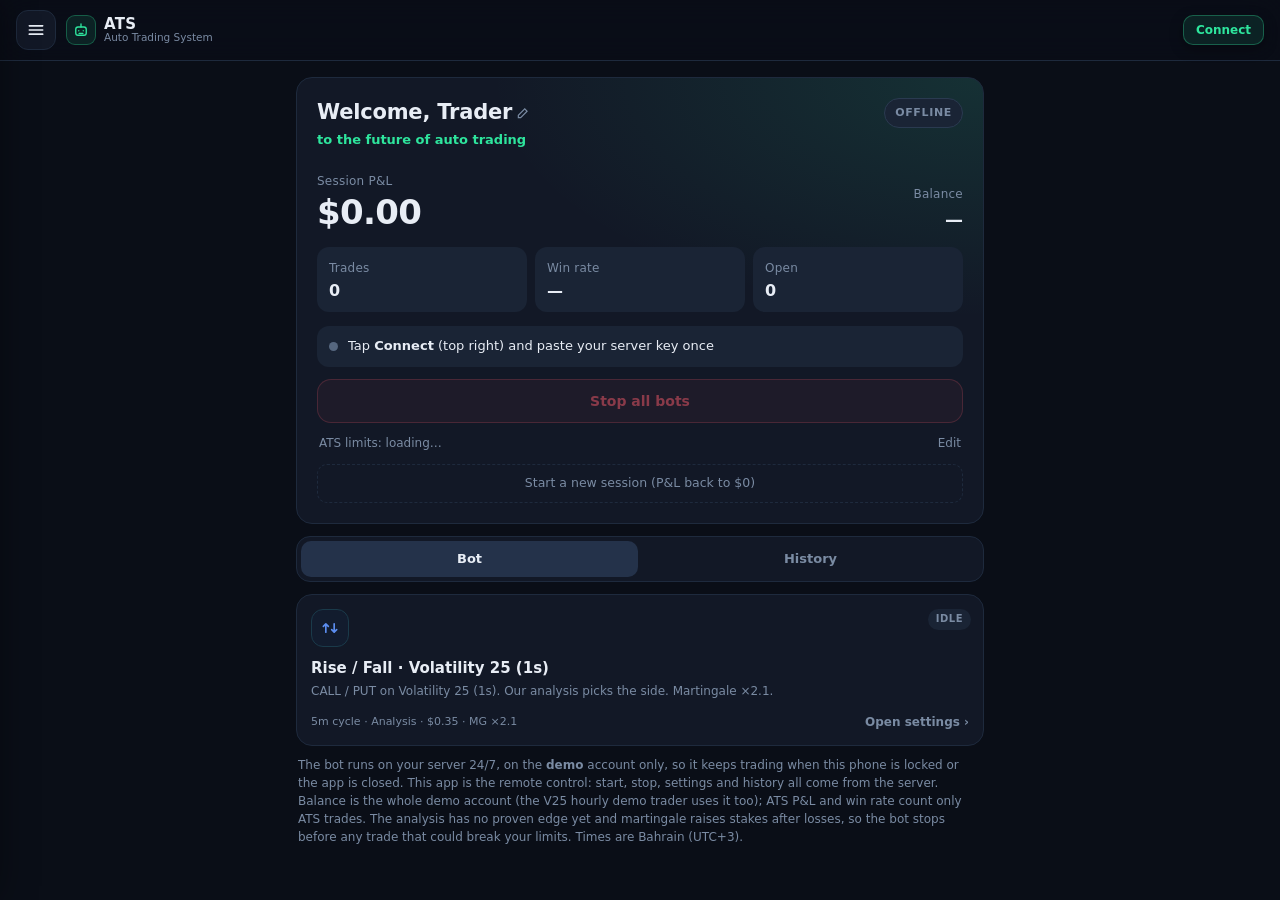
<file: ats/legacy/index.html>
<!doctype html>
<html lang="en"><head>
<meta charset="utf-8">
<meta name="viewport" content="width=device-width,initial-scale=1,viewport-fit=cover">
<meta name="theme-color" content="#0a0e17">
<meta name="mobile-web-app-capable" content="yes">
<meta name="apple-mobile-web-app-capable" content="yes">
<meta name="apple-mobile-web-app-status-bar-style" content="black-translucent">
<meta name="apple-mobile-web-app-title" content="ATS">
<meta name="application-name" content="ATS">
<meta name="app-version" content="3.1.0">
<meta name="description" content="Auto Trading System: a Rise/Fall bot on Volatility 25 (1s) for your Deriv account, demo first.">
<title>ATS · classic (phone mode)</title>
<link rel="manifest" href="manifest.json">
<link rel="icon" type="image/png" sizes="192x192" href="../icons/icon-192.png">
<link rel="apple-touch-icon" sizes="180x180" href="../icons/apple-touch-icon.png">
<link rel="stylesheet" href="style.css?v=5">
</head><body class="theme-dark">
<header id="top">
  <button type="button" class="icon-btn menu-btn" id="menuBtn" aria-label="Menu"><svg viewBox="0 0 24 24" width="20" height="20" fill="none" stroke="currentColor" stroke-width="2" stroke-linecap="round"><path d="M4 7h16M4 12h16M4 17h16"/></svg></button>
  <div class="brand"><span class="brand-mark"><svg viewBox="0 0 24 24" fill="none" stroke="currentColor" stroke-width="1.8" stroke-linecap="round" stroke-linejoin="round"><rect x="5" y="8" width="14" height="11" rx="3"/><path d="M12 8V4M9 13h.01M15 13h.01M9.5 16.5h5"/></svg></span><span class="brand-txt"><b>ATS</b><small>Auto Trading System</small></span></div>
  <button type="button" class="wallet-pill connect" id="walletPill" aria-label="Connect account"><span>Connect</span></button>
</header>
<div id="realBanner" class="real-banner" hidden>REAL ACCOUNT — the bot trades real money. It asks you to confirm before it starts.</div>

<div class="app-menu-backdrop" id="menuBackdrop"></div>
<nav class="app-menu" id="appMenu" aria-hidden="true" aria-label="Menu">
  <div class="app-menu-header"><div class="app-menu-title">Menu</div><button type="button" class="app-menu-close" id="menuCloseBtn" aria-label="Close">×</button></div>
  <button type="button" class="app-menu-item active" data-go="dash"><svg viewBox="0 0 24 24" fill="none" stroke="currentColor" stroke-width="1.8" stroke-linecap="round" stroke-linejoin="round"><rect x="3" y="3" width="7" height="9" rx="2"/><rect x="14" y="3" width="7" height="5" rx="2"/><rect x="14" y="12" width="7" height="9" rx="2"/><rect x="3" y="16" width="7" height="5" rx="2"/></svg>Dashboard</button>
  <button type="button" class="app-menu-item" data-go="history"><svg viewBox="0 0 24 24" fill="none" stroke="currentColor" stroke-width="1.8" stroke-linecap="round"><path d="M3 12a9 9 0 1 0 3-6.7L3 8"/><path d="M3 3v5h5M12 7v5l3 2"/></svg>History &amp; win rate</button>
  <div class="app-menu-sep"></div>
  <div class="app-menu-label">Bot</div>
  <button type="button" class="app-menu-item" data-go="bot:risefall"><span class="bot-icon sm rf"></span>Rise / Fall · V25 (1s)</button>
  <div class="app-menu-footer">
    <div class="theme-panel">
      <div class="theme-panel-title">Appearance</div>
      <div class="theme-options"><button type="button" class="theme-opt active" data-theme="dark">Dark</button><button type="button" class="theme-opt" data-theme="light">Light</button></div>
    </div>
  </div>
</nav>

<div class="wallet-drop" id="walletDrop" hidden>
  <div class="wallet-panel" role="dialog" aria-labelledby="walletTitle">
    <div class="wallet-panel-head">
      <div class="wallet-panel-title" id="walletTitle">Account</div>
      <button type="button" class="wallet-panel-close" id="wCloseBtn" aria-label="Close">×</button>
    </div>
    <div class="wallet-switch run-switch" id="wRunSwitch"><button type="button" id="wRunServer">Server · 24/7</button><button type="button" id="wRunPhone">This phone</button></div>
    <div id="wServerSection" hidden>
      <div id="wSrvKeyBox">
        <p class="wallet-token-hint">The bot runs on your server around the clock (demo account only), even when this phone is locked. Enter your pairing code (or the server key) once. The key stays only on this phone.</p>
        <input type="password" id="wSrvKey" class="wallet-token-input" autocorrect="off" placeholder="Pairing code, e.g. ABCD-2345" autocomplete="off" autocapitalize="off" spellcheck="false">
        <button type="button" class="wallet-btn reset" id="wSrvSave">Save key &amp; connect</button>
      </div>
      <div id="wSrvInfo" hidden>
        <div class="wallet-big"><div class="num" id="wSrvBal">—</div></div>
        <div class="wallet-id" id="wSrvId"></div>
        <p class="wallet-token-hint srv-note">Server mode is demo only. Balance is the whole demo account; ATS P&amp;L counts only ATS trades.</p>
        <button type="button" class="wallet-btn logout" id="wSrvForget">Remove key from this phone</button>
      </div>
    </div>
    <div id="wPhoneSection">
    <div id="wTokenSection">
      <p class="wallet-token-hint">Paste your Deriv access token to connect. It stays only on this phone, never in the app source or GitHub.</p>
      <input type="password" id="wTokenInput" class="wallet-token-input" placeholder="Paste token here…" autocomplete="off" spellcheck="false">
      <button type="button" class="wallet-btn reset" id="wTokenConnectBtn">Connect with token</button>
      <p class="wallet-token-help">Get a token: <a href="https://app.deriv.com/account/api-token" target="_blank" rel="noopener">app.deriv.com → API token</a> (enable Trade + Read scopes).</p>
    </div>
    <div id="wAccountSection" hidden>
      <div class="wallet-switch">
        <button type="button" id="wBtnDemo" class="active">Demo</button>
        <button type="button" id="wBtnReal">Real</button>
      </div>
      <div class="wallet-big">
        <div class="num" id="wBalance">—</div>
        <div class="cur" id="wCurrency"></div>
      </div>
      <div class="wallet-id" id="wAccountId"></div>
      <button type="button" class="wallet-btn reset" id="wResetBtn" disabled>Reset Demo Balance</button>
      <button type="button" class="wallet-btn logout" id="wLogoutBtn">Disconnect</button>
    </div>
    </div>
    <div class="wallet-status" id="wStatus"></div>
  </div>
</div>


<main>
<section id="tab-ats" class="tab active">
 <div id="atsMain">
  <div class="ats-real" id="atsReal" hidden>REAL MONEY MODE — the bot trades your real balance and asks before it starts.</div>
  <div class="card ats-hero">
    <div class="ats-hero-top">
      <div><div class="ats-welcome">Welcome, <span id="atsName">Trader</span><button type="button" class="ats-edit" id="atsNameEdit" aria-label="Edit name"><svg viewBox="0 0 24 24" width="14" height="14" fill="none" stroke="currentColor" stroke-width="2" stroke-linecap="round"><path d="M4 20h4L19 9l-4-4L4 16v4z"/></svg></button></div>
      <div class="ats-sub">to the future of auto trading</div></div>
      <span class="ats-mode off" id="atsMode">OFFLINE</span>
    </div>
    <div class="ats-pnl-row">
      <div><span class="eyebrow">Session P&amp;L</span><b id="atsPnl" class="ats-big">$0.00</b><small class="muted" id="atsSince"></small></div>
      <div class="r"><span class="eyebrow">Balance</span><b id="atsBal">—</b></div>
    </div>
    <div class="stats3"><div><span class="eyebrow">Trades</span><b id="atsTrades">0</b></div><div><span class="eyebrow">Win rate</span><b id="atsWin">—</b></div><div><span class="eyebrow">Open</span><b id="atsOpen">0</b></div></div>
    <div class="ats-status" id="atsStatus"></div>
    <button type="button" class="btn block stop" id="atsStopAll" disabled>Stop all bots</button>
    <button type="button" class="ats-limits" id="atsLimitsEdit"><span id="atsLimits"></span><span class="muted">Edit</span></button>
    <button type="button" class="ats-newsess" id="atsNewSession" hidden>Start a new session (P&amp;L back to $0)</button>
  </div>
  <div class="card model-card" id="atsModel" hidden></div>
  <div class="seg" id="atsSeg"><button type="button" data-v="bots" class="on">Bot</button><button type="button" data-v="history">History</button></div>
  <div id="atsBots" class="bot-grid"></div>
  <div id="atsHistory" hidden>
    <div class="seg sm" id="atsHistMode"><button type="button" data-m="current" class="on">This account</button><button type="button" data-m="demo">Demo</button><button type="button" data-m="real">Real</button><button type="button" data-m="all">All</button></div>
    <div class="card"><div class="stats3" id="atsHistAll"></div><div class="section-title" style="margin:16px 0 4px">By side</div><div id="atsHistBots"></div></div>
    <div class="card"><div class="row-between"><h3>Trades</h3><span><button type="button" class="btn sm" id="atsExport">Export CSV</button> <button type="button" class="btn sm danger" id="atsClear">Clear</button></span></div><ul class="trades" id="atsHistList"></ul></div>
  </div>
  <p class="fine" id="atsFineServer" hidden>The bot runs on your server 24/7, on the <b>demo</b> account only, so it keeps trading when this phone is locked or the app is closed. This app is the remote control: start, stop, settings and history all come from the server. Balance is the whole demo account (the V25 hourly demo trader uses it too); ATS P&amp;L and win rate count only ATS trades. The analysis has no proven edge yet and martingale raises stakes after losses, so the bot stops before any trade that could break your limits. Times are Bahrain (UTC+3).</p>
  <p class="fine" id="atsFineLocal">The bot runs inside this app on your phone, so keep it open: iPhone pauses it when the screen locks or you switch apps. A contract that is already open still settles on Deriv and is recorded when you come back. Demo is the default. The analysis has no proven edge yet. Martingale raises the stake after losses and can drain a small account fast, so the bot stops before any trade that could break the limits you set. Your token stays only on this phone. Times are Bahrain (UTC+3).</p>
 </div>
 <div id="atsBotView" hidden></div>
</section>
</main>
<div class="toast" id="toast" hidden></div>

<script src="shared/core.js?v=5"></script>
<script src="config/deriv.js?v=5"></script>
<script src="shared/deriv-account.js?v=5"></script>
<script src="shared/ats-engine.js?v=5"></script>
<script src="app.js?v=5"></script>
<script src="remote.js?v=5"></script>
<script src="ats.js?v=5"></script>
</body></html>
</file>
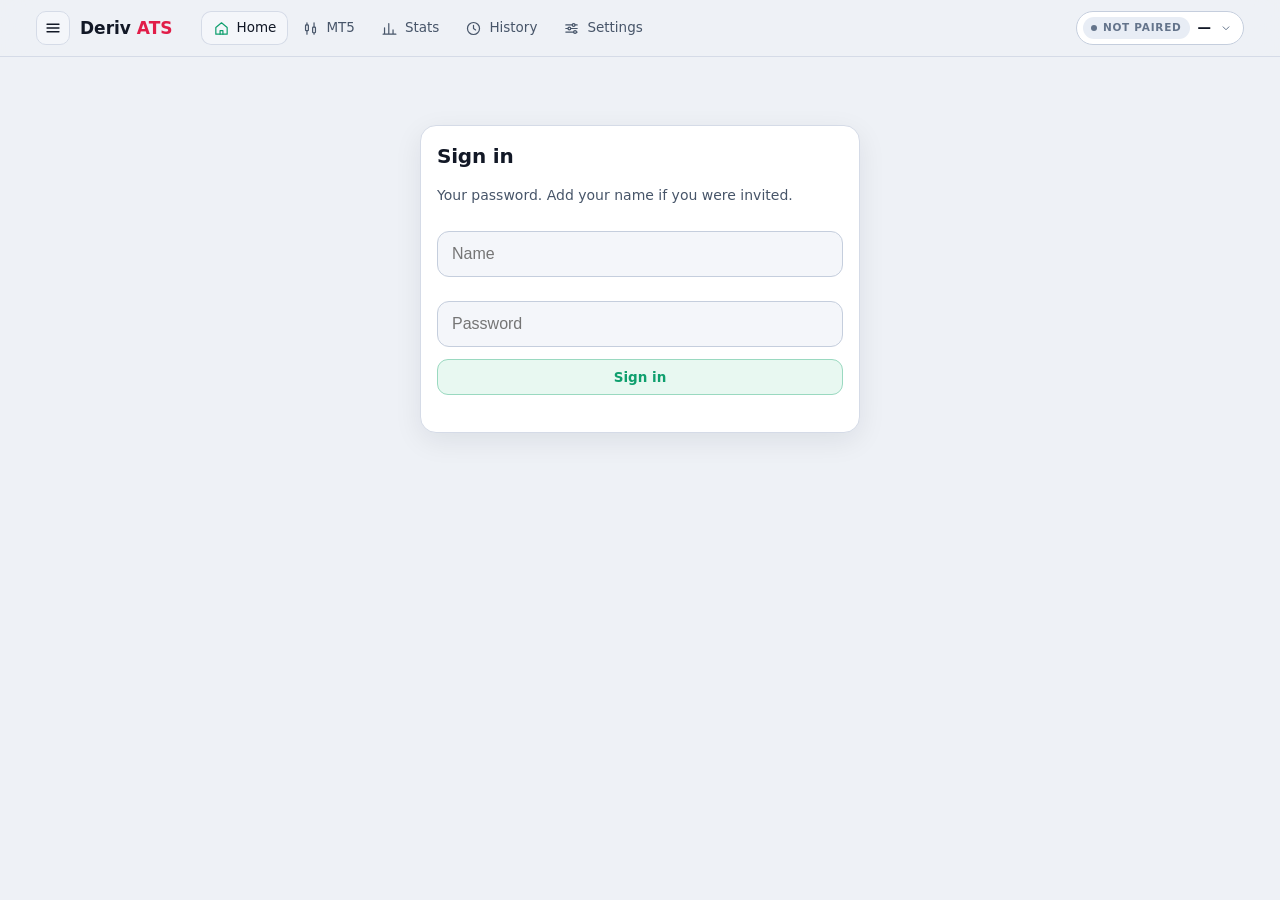
<file: ats/ats.html>
<!doctype html>
<html lang="en"><head>
<meta charset="utf-8">
<meta name="viewport" content="width=device-width,initial-scale=1,viewport-fit=cover">
<meta name="theme-color" content="#0a0b0e" media="(prefers-color-scheme: dark)">
<meta name="theme-color" content="#f4f5f7" media="(prefers-color-scheme: light)">
<meta name="mobile-web-app-capable" content="yes">
<meta name="apple-mobile-web-app-capable" content="yes">
<meta name="apple-mobile-web-app-status-bar-style" content="black-translucent">
<meta name="apple-mobile-web-app-title" content="ATS">
<meta name="application-name" content="ATS">
<meta name="app-version" content="4.24.2">
<meta name="description" content="ATS: ATS Bot, Rise and Fall, Even/Odd, Over/Under and Matches/Differs bots plus the MT5 bot, running 24/7 on your server.">
<title>Deriv ATS</title>
<link rel="manifest" href="manifest.json">
<link rel="icon" type="image/png" sizes="32x32" href="icons/favicon-32.png">
<link rel="icon" type="image/png" sizes="192x192" href="icons/ats-192.png">
<link rel="apple-touch-icon" sizes="180x180" href="icons/ats-180.png">
<link rel="stylesheet" href="style.css?v=82">
<link rel="stylesheet" href="theme.css?v=1">
<script>try{var t=localStorage.getItem('ats.theme2')||'auto';var d=t==='dark'||(t==='auto'&&matchMedia('(prefers-color-scheme: dark)').matches);document.documentElement.dataset.theme=d?'dark':'light';}catch(e){document.documentElement.dataset.theme='dark';}</script>
</head><body>
<div class="chrome" id="chrome">
<header class="top">
  <div class="top-inner">
    <div class="brand"><span class="logo" aria-hidden="true"><img src="icons/ats-192.png" alt="" width="28" height="28"></span><b>ATS</b></div>
    <nav class="tabbar" id="tabbar" aria-label="Sections">
      <button type="button" data-go="home" class="on"><svg viewBox="0 0 24 24"><path d="M4 10.5L12 4l8 6.5V20H4z"/><path d="M10 20v-5h4v5"/></svg><span>Home</span></button>
      <button type="button" data-go="mt5"><svg viewBox="0 0 24 24"><path d="M7 4v3M7 15v5M17 4v6M17 18v2"/><rect x="5" y="7" width="4" height="8" rx="1"/><rect x="15" y="10" width="4" height="8" rx="1"/></svg><span>MT5</span></button>
      <button type="button" data-go="stats"><svg viewBox="0 0 24 24"><path d="M5 20V11M11 20V5M17 20v-6M3 20h18"/></svg><span>Stats</span></button>
      <button type="button" data-go="history"><svg viewBox="0 0 24 24"><circle cx="12" cy="12" r="8.5"/><path d="M12 7.5V12l3 2"/></svg><span>History</span></button>
      <button type="button" data-go="settings"><svg viewBox="0 0 24 24"><path d="M4 7h9M17 7h3M4 12h3M11 12h9M4 17h11M19 17h1"/><circle cx="15" cy="7" r="2"/><circle cx="9" cy="12" r="2"/><circle cx="17" cy="17" r="2"/></svg><span>Settings</span></button>
    </nav>
    <button type="button" class="stop-top" id="stopTop" hidden aria-label="Stop all bots"><svg viewBox="0 0 24 24"><rect x="6.5" y="6.5" width="11" height="11" rx="2"/></svg><span>Stop all</span></button>
    <button type="button" class="acct-pill" id="acctPill" aria-label="Account"><span class="badge" id="modeBadge"><i class="live-dot" id="liveDot"></i><span id="modeTxt">OFFLINE</span></span><span class="acct-bal" id="acctBal">—</span><svg class="chev" viewBox="0 0 24 24"><path d="M7 10l5 5 5-5"/></svg></button>
  </div>
</header>
<div class="real-strip" id="realStrip" hidden><span class="real-mini">REAL</span><span id="realStripTxt">Real money</span></div>
</div>

<main id="main">
  <section class="view" id="v-home">
    <div class="pair-card card" id="pairCard" hidden>
      <div id="loginBox">
        <h2>Sign in</h2>
        <p class="muted">Your password. Add your name if you were invited.</p>
        <input type="text" id="loginName" class="field" placeholder="Name" autocomplete="username" autocapitalize="words" autocorrect="off" spellcheck="false">
        <input type="password" id="pairInput" class="field" placeholder="Password" autocomplete="current-password" autocapitalize="off" autocorrect="off" spellcheck="false">
        <button type="button" class="btn primary block" id="pairBtn">Sign in</button>
        <p class="err-txt" id="pairErr"></p>
      </div>
      <div id="inviteBox" hidden>
        <h2>Join ATS</h2>
        <p class="muted" id="inviteBlurb">Set a password for your account. Only you will know it.</p>
        <input type="password" id="invitePw" class="field" placeholder="Password (8+ characters)" autocomplete="new-password" autocapitalize="off" autocorrect="off" spellcheck="false">
        <input type="password" id="invitePw2" class="field" placeholder="Confirm password" autocomplete="new-password" autocapitalize="off" autocorrect="off" spellcheck="false">
        <button type="button" class="btn primary block" id="inviteBtn">Create account</button>
        <p class="err-txt" id="inviteErr"></p>
      </div>
    </div>
    <div id="homeMain" class="home">
      <header class="welcome">
        <div class="welcome-txt">
          <h1>Welcome, <span id="atsName">Trader</span><button type="button" class="icon-btn" id="atsNameEdit" aria-label="Edit name"><svg viewBox="0 0 24 24"><path d="M4 20h4L19 9l-4-4L4 16z"/></svg></button></h1>
          <p>to the future of auto trading</p>
        </div>
        <span class="mode-tag" id="heroMode">OFFLINE</span>
      </header>
      <div class="home-grid">
        <div class="home-main">
          <div class="summary" id="summary"></div>
          <section class="sec" aria-label="Bots">
            <div class="sec-h"><h2>Bots</h2><button type="button" class="btn danger sm" id="stopAll" hidden>Stop all</button></div>
            <div class="bots" id="bots"></div>
          </section>
        </div>
        <aside class="home-side">
          <section class="card" id="recentCard">
            <div class="card-h"><h3>Recent trades</h3><button type="button" class="link" data-go="history">See all</button></div>
            <ul class="trades" id="recent"></ul>
          </section>
          <div class="status-line" id="statusLine"><i class="dot"></i><span id="statusTxt">Connecting…</span></div>
        </aside>
      </div>
    </div>
  </section>

  <section class="view" id="v-bot" hidden>
    <div class="bot-head">
      <button type="button" class="back" id="botBack"><svg viewBox="0 0 24 24"><path d="M15 5l-7 7 7 7"/></svg><span>Bots</span></button>
      <div class="bot-title"><span class="mono" id="botMono">RF</span><div><h1 id="botName">Rise and Fall</h1><small id="botSub">V25 (1s)</small></div></div>
      <div class="bot-actions"><span class="chip" id="botChip">Stopped</span><button type="button" class="btn primary" id="botGo">Start</button></div>
    </div>
    <div class="bot-grid">
      <div class="bot-col">
        <div id="botLive"></div>
        <div id="botAnalysis"></div>
        <section class="card" id="botRecentCard"><div class="card-h"><h3>Recent trades</h3><button type="button" class="link" id="botHistLink">History</button></div><ul class="trades" id="botRecent"></ul></section>
      </div>
      <div class="bot-col">
        <section class="card form-card">
          <div class="card-h"><h3>Settings</h3><span class="muted" id="botFormNote"></span></div>
          <div class="notice" id="botFormLock" hidden><span>Stop the bot to change its settings.</span></div>
          <form id="botForm" autocomplete="off" onsubmit="return false"></form>
          <div class="save-row" id="botSave" hidden><button type="button" class="btn ghost" id="botDiscard">Discard</button><button type="button" class="btn primary" id="botSaveBtn">Save</button></div>
        </section>
      </div>
    </div>
  </section>

  <section class="view" id="v-ab" hidden>
    <div class="bot-head ab-head"><button type="button" class="back" id="abBack"><svg viewBox="0 0 24 24"><path d="M15 5l-7 7 7 7"/></svg><span>Bots</span></button></div>
    <div class="ab-wrap">
      <div id="abBody"></div>
      <section class="card ab-params">
        <button type="button" class="ab-ph" id="abParamsBtn" aria-expanded="false" aria-controls="abParamsBox"><span><b>Parameters</b><small>Stake, target, stop, pacing</small></span><svg viewBox="0 0 24 24"><path d="M7 10l5 5 5-5"/></svg></button>
        <div id="abParamsBox" hidden>
          <div class="notice" id="abLock" hidden><span>Stop the bot to change its parameters.</span></div>
          <form id="abForm" autocomplete="off" onsubmit="return false"></form>
          <p class="muted small ab-worst" id="abWorst"></p>
          <div class="save-row" id="abSave" hidden><button type="button" class="btn ghost" id="abDiscard">Discard</button><button type="button" class="btn primary" id="abSaveBtn">Save</button></div>
        </div>
      </section>
      <section class="card ab-params">
        <button type="button" class="ab-ph" id="abActBtn" aria-expanded="false" aria-controls="abActBox"><span><b>Activity</b><small id="abActSub">Recent trades</small></span><svg viewBox="0 0 24 24"><path d="M7 10l5 5 5-5"/></svg></button>
        <div id="abActBox" hidden><div class="ab-actf"><button type="button" class="ab-reset ab-clear" id="abClear" hidden><svg viewBox="0 0 24 24"><path d="M4 7h16M9 7V4.5h6V7M6.5 7l1 13h9l1-13"/></svg><span>Clear history</span></button></div><div class="ab-scroll" id="abScroll"><ul class="trades" id="abRecent"></ul></div></div>
      </section>
    </div>
  </section>

  <section class="view" id="v-mt5" hidden>
    <h1 class="page-title">MT5 <span>V25 (1s) CFD</span></h1>
    <div id="mt5Body"></div>
  </section>

  <section class="view" id="v-stats" hidden>
    <h1 class="page-title">Stats</h1>
    <div class="chips" id="statsChips"></div>
    <div id="statsBody"><div class="card"><p class="muted">Loading…</p></div></div>
  </section>

  <section class="view" id="v-history" hidden>
    <h1 class="page-title">History</h1>
    <div class="chips" id="histChips"></div>
    <div class="card"><ul class="trades" id="histList"></ul></div>
    <button type="button" class="btn ghost block" id="exportBtn">Export CSV</button>
  </section>

  <section class="view" id="v-settings" hidden>
    <h1 class="page-title">Settings</h1>
    <div id="setBody"></div>
  </section>
  <section class="view" id="v-users" hidden>
    <div class="bot-head">
      <button type="button" class="back" id="usersBack"><svg viewBox="0 0 24 24"><path d="M15 5l-7 7 7 7"/></svg><span>Settings</span></button>
      <div class="bot-title"><div><h1>Users</h1><small>Invite-only accounts</small></div></div>
    </div>
    <section class="card form-card" style="max-width:440px;margin:0 auto 16px">
      <div class="card-h"><h3>Invite a friend</h3></div>
      <input type="text" id="inviteName" class="field" placeholder="Their name" autocomplete="off" autocapitalize="words" spellcheck="false">
      <button type="button" class="btn primary block" id="inviteMake">Create invite link</button>
      <p class="err-txt" id="usersErr"></p>
      <div id="inviteOut" hidden>
        <p class="muted small" id="inviteOutName"></p>
        <input type="text" id="inviteOutUrl" class="field" readonly>
        <button type="button" class="btn ghost block" id="inviteCopy">Copy link</button>
      </div>
    </section>
    <section class="card" style="max-width:440px;margin:0 auto" id="usersList"></section>
  </section>
</main>

<button type="button" class="upd-bar" id="updBar" hidden>Update available</button>
<div class="toasts" id="toasts" aria-live="polite"></div>
<div class="sheet-wrap" id="sheetWrap" hidden><div class="sheet-bg" id="sheetBg"></div><div class="sheet" id="sheet" role="dialog"></div></div>

<script src="shared/ats-engine.js?v=82"></script>
<script src="remote.js?v=82"></script>
<script src="app.js?v=82"></script>
<script src="mt5.js?v=82"></script>
<script src="push.js?v=82"></script>
<script src="nav.js?v=1"></script>
</body></html>
</file>
<file: ats/legacy/style.css>
/* ATS: Auto Trading System — dark navy UI matching the Deriv Analyzer sample. Base tokens from V25 Signals. */
:root{
  --bg:#0a0e17;--s1:#121826;--s2:#1a2435;--s3:#24324a;--line:#1e2a3d;--line2:#2a3a50;
  --txt:#e8edf5;--mut:#7a8ba3;--mut2:#56677f;--acc:#5b8def;--acc-bg:rgba(91,141,239,.12);
  --up:#2ee59d;--up-bg:rgba(46,229,157,.1);--dn:#ff5c6c;--dn-bg:rgba(255,92,108,.1);--warn:#fbbf24;--warn-bg:rgba(251,191,36,.1);
  --r:16px;--r-sm:12px;
  --f:-apple-system,BlinkMacSystemFont,"SF Pro Text","Inter","Segoe UI",Roboto,system-ui,sans-serif;
}
*{box-sizing:border-box;-webkit-tap-highlight-color:transparent}
html,body{margin:0;background:var(--bg);color:var(--txt);font:15px/1.45 var(--f);-webkit-font-smoothing:antialiased;-webkit-text-size-adjust:100%;touch-action:manipulation;min-height:100dvh}
b,strong{font-weight:600}
.muted{color:var(--mut)}.sm{font-size:13px}
.up{color:var(--up)}.dn{color:var(--dn)}.neu{color:var(--mut)}.win{color:var(--up)}.loss{color:var(--dn)}
.eyebrow{font-size:12px;color:var(--mut);letter-spacing:.02em}
.fine{font-size:12px;color:var(--mut);margin:10px 2px 0;line-height:1.5}
.warn-text{color:var(--warn)}

/* header */
header{position:sticky;top:0;z-index:20;display:flex;align-items:center;gap:10px;
  padding:calc(10px + env(safe-area-inset-top,0px)) max(16px,env(safe-area-inset-right)) 10px max(16px,env(safe-area-inset-left));
  background:rgba(10,14,23,.85);backdrop-filter:saturate(160%) blur(18px);-webkit-backdrop-filter:saturate(160%) blur(18px);border-bottom:1px solid var(--line)}
.sym{all:unset;font-weight:600;font-size:15px;cursor:pointer;flex:1;min-width:0;white-space:nowrap;overflow:hidden;text-overflow:ellipsis}
.live{display:flex;align-items:center;gap:6px;font-size:12px;color:var(--mut);padding:5px 10px;border-radius:999px;background:var(--s1);border:1px solid var(--line)}
.dot{width:7px;height:7px;border-radius:50%;background:var(--dn)}.dot.ok{background:var(--up);box-shadow:0 0 0 3px var(--up-bg)}.dot.wait{background:var(--warn)}
.icon-btn{all:unset;display:grid;place-items:center;width:38px;height:38px;border-radius:12px;background:var(--s1);border:1px solid var(--line);color:var(--txt);cursor:pointer;font-size:15px}

main{padding:16px max(16px,env(safe-area-inset-right)) calc(96px + env(safe-area-inset-bottom)) max(16px,env(safe-area-inset-left));max-width:720px;margin:0 auto}
.tab{display:none}.tab.active{display:block;animation:tabIn .28s cubic-bezier(.2,.8,.2,1)}
@keyframes tabIn{from{opacity:0;transform:translateY(8px)}to{opacity:1;transform:none}}
@media (prefers-reduced-motion:reduce){.tab.active{animation:none}}

/* cards */
.card{background:var(--s1);border:1px solid var(--line);border-radius:var(--r);padding:18px;margin-bottom:12px}
.card h3{margin:0;font-size:15px;font-weight:600}
.row-between{display:flex;align-items:center;justify-content:space-between;gap:10px}
.section-title{font-size:13px;color:var(--mut);margin:22px 4px 10px;font-weight:500}

/* chart tab */
.hero{padding:4px 2px 16px}
.price{font-size:40px;font-weight:650;letter-spacing:-.02em;font-variant-numeric:tabular-nums;line-height:1.1;margin:4px 0 8px}
.hero-sub{display:flex;align-items:center;gap:10px;font-size:13px}
.chip{font-size:13px;font-weight:600;padding:3px 9px;border-radius:999px;background:var(--s2);font-variant-numeric:tabular-nums}
.chip.up{background:var(--up-bg)}.chip.dn{background:var(--dn-bg)}
.seg{display:flex;gap:4px;padding:4px;background:var(--s1);border:1px solid var(--line);border-radius:14px;margin-bottom:12px}
.seg button{all:unset;flex:1;text-align:center;font-size:13px;font-weight:600;color:var(--mut);padding:9px 0;border-radius:10px;cursor:pointer;transition:background .2s,color .2s}
.seg button.on{background:var(--s3);color:var(--txt)}
.chart-card{padding:0;overflow:hidden}
#chart{width:100%;height:52vh;min-height:320px;max-height:520px}
.legend{display:flex;flex-wrap:wrap;gap:6px 14px;font-size:12px;color:var(--mut);padding:2px 4px}
.legend span{display:inline-flex;align-items:center;gap:6px}
.sw{display:inline-block;width:14px;height:0;border-top:2px solid}.sw-r{border-color:var(--dn)}.sw-s{border-color:var(--up)}.sw-t{border-top:2px dotted var(--acc)}
#srlegend{flex-basis:100%}

/* signal tab */
.dircard{padding:22px}
.dir-top{display:flex;align-items:center;gap:16px}
.dir-icon{width:64px;height:64px;border-radius:20px;display:grid;place-items:center;flex:none}
.dir-icon svg{width:32px;height:32px}
.dir-icon.up{background:var(--up-bg);color:var(--up)}.dir-icon.dn{background:var(--dn-bg);color:var(--dn)}.dir-icon.neu{background:var(--s2);color:var(--mut)}
.dir-label{font-size:30px;font-weight:700;letter-spacing:-.01em;line-height:1.1}
.dir-sub{font-size:13px;color:var(--mut);margin-top:3px}
.badge{display:inline-flex;align-items:center;gap:6px;font-size:12px;font-weight:600;padding:5px 10px;border-radius:999px;margin-top:16px}
.badge.untested{background:var(--warn-bg);color:var(--warn)}.badge.edge{background:var(--up-bg);color:var(--up)}
.kv{display:grid;grid-template-columns:1fr 1fr;gap:1px;background:var(--line);border-radius:var(--r-sm);overflow:hidden;margin-top:18px}
.kv div{background:var(--s2);padding:12px 14px}
.kv b{display:block;font-size:16px;font-variant-numeric:tabular-nums;margin-top:2px}
.kv .wide{grid-column:1/-1}
.next{display:flex;align-items:center;justify-content:space-between}
.next-time{font-size:15px;font-weight:600;margin-top:2px}
.countdown{font-size:28px;font-weight:650;font-variant-numeric:tabular-nums;letter-spacing:-.01em}
.fold{padding:0}
.fold>summary{list-style:none;cursor:pointer;padding:16px 18px;font-weight:600;font-size:15px;display:flex;justify-content:space-between;align-items:center}
.fold>summary::-webkit-details-marker{display:none}
.fold>summary::after{content:"";width:8px;height:8px;border-right:2px solid var(--mut);border-bottom:2px solid var(--mut);transform:rotate(45deg);transition:transform .2s;margin-right:4px}
.fold[open]>summary::after{transform:rotate(-135deg)}
.fold>*:not(summary){padding:0 18px 16px}
ol.reasons{margin:0;padding-left:36px !important;color:#d5d9df;font-size:14px}ol.reasons li{margin-bottom:6px}

.btn{all:unset;box-sizing:border-box;display:inline-flex;align-items:center;justify-content:center;gap:6px;min-height:44px;padding:0 16px;border-radius:14px;background:var(--s2);border:1px solid var(--line);color:var(--txt);font-size:14px;font-weight:600;cursor:pointer;text-align:center}
.btn:active{transform:scale(.98)}.btn[disabled]{opacity:.5}
.btn.block{display:flex;width:100%;margin-bottom:12px}
.btn.ghost{background:transparent;border-color:var(--line2)}
.btn.primary{background:var(--up);border-color:var(--up);color:#06231a}
.btn.sm{min-height:36px;padding:0 12px;font-size:13px;border-radius:10px}
.btn.danger{color:var(--dn)}

/* demo card */
.demo .pill,.pill{font-size:12px;font-weight:600;padding:4px 10px;border-radius:999px;background:var(--s2);color:var(--mut)}
.pill.ok{background:var(--up-bg);color:var(--up)}.pill.bad{background:var(--dn-bg);color:var(--dn)}.pill.warn{background:var(--warn-bg);color:var(--warn)}
.demo-bal{margin:16px 0 14px}.demo-bal b{display:block;font-size:30px;font-weight:650;letter-spacing:-.01em;font-variant-numeric:tabular-nums}
.stats3{display:grid;grid-template-columns:repeat(3,1fr);gap:8px}
.stats3 div{background:var(--s2);border-radius:var(--r-sm);padding:10px 12px}.stats3 b{display:block;font-size:16px;font-variant-numeric:tabular-nums}
.trades{list-style:none;margin:14px 0 0;padding:0}
.trades li{display:flex;justify-content:space-between;align-items:center;padding:10px 0;border-top:1px solid var(--line);font-size:14px;font-variant-numeric:tabular-nums}
.trades li small{color:var(--mut);display:block;font-size:12px}
.demo .btn{margin:14px 0 0}

/* stats tab */
.hero-card{padding:22px}
.rate{font-size:46px;font-weight:650;letter-spacing:-.02em;font-variant-numeric:tabular-nums;line-height:1.05;margin:6px 0 4px}
.meter{position:relative;height:8px;border-radius:99px;background:var(--s3);margin:16px 0 8px;overflow:hidden}
.meter i{position:absolute;left:0;top:0;bottom:0;border-radius:99px;background:var(--acc)}
.meter:after{content:"";position:absolute;left:50%;top:-3px;bottom:-3px;width:2px;background:var(--txt);opacity:.6}
.meter-lbl{display:flex;justify-content:space-between;font-size:11px;color:var(--mut2)}
.hero-grid{display:grid;grid-template-columns:repeat(3,1fr);gap:8px;margin-top:16px}
.hero-grid div{background:var(--s2);border-radius:var(--r-sm);padding:10px 12px}.hero-grid b{display:block;font-size:16px;font-variant-numeric:tabular-nums}
.pnl-sum{font-size:14px;margin:10px 0 4px}
#pnl{height:150px;margin-top:6px}
.slice{margin-bottom:10px}
.srow{display:grid;grid-template-columns:1fr auto auto;gap:12px;align-items:center;padding:10px 0;border-top:1px solid var(--line);font-size:14px;font-variant-numeric:tabular-nums}
.srow:first-child{border-top:0}
.srow .n{color:var(--mut);font-size:12px}
.srow .tag{font-size:11px;padding:2px 8px;border-radius:99px;background:var(--s2);color:var(--mut)}
.srow .tag.edge{background:var(--up-bg);color:var(--up)}

/* nav */
nav#tabs{position:fixed;bottom:0;left:0;right:0;z-index:20;display:flex;justify-content:space-around;
  padding:6px max(12px,env(safe-area-inset-right)) calc(6px + env(safe-area-inset-bottom)) max(12px,env(safe-area-inset-left));
  background:rgba(10,14,23,.9);backdrop-filter:saturate(160%) blur(18px);-webkit-backdrop-filter:saturate(160%) blur(18px);border-top:1px solid var(--line)}
nav#tabs button{all:unset;flex:1;max-width:120px;display:flex;flex-direction:column;align-items:center;gap:3px;padding:6px 0;color:var(--mut2);font-size:11px;font-weight:600;cursor:pointer;transition:color .2s}
nav#tabs svg{width:24px;height:24px}
nav#tabs button.active{color:var(--txt)}

/* sheet */
.scrim{position:fixed;inset:0;background:rgba(0,0,0,.55);z-index:30;opacity:0;transition:opacity .25s}
.scrim.show{opacity:1}
.sheet{position:fixed;left:0;right:0;bottom:0;z-index:31;max-height:88dvh;display:flex;flex-direction:column;background:var(--s1);border-top-left-radius:24px;border-top-right-radius:24px;border:1px solid var(--line);
  transform:translateY(105%);visibility:hidden;transition:transform .32s cubic-bezier(.2,.8,.2,1),visibility 0s linear .32s;padding-bottom:env(safe-area-inset-bottom);max-width:720px;margin:0 auto}
.sheet.open{transform:none;visibility:visible;transition:transform .32s cubic-bezier(.2,.8,.2,1),visibility 0s}
.grabber{width:38px;height:5px;border-radius:9px;background:var(--s3);margin:8px auto 0}
.sheet-head{display:flex;align-items:center;justify-content:space-between;padding:8px 18px 6px}
.sheet-head h2{margin:0;font-size:20px;font-weight:650}
.sheet-body{overflow-y:auto;padding:4px 18px 24px;-webkit-overflow-scrolling:touch}
.sheet .group{margin-bottom:8px}
.fold.plain{border-top:1px solid var(--line);border-radius:0}
.fold.plain>summary{padding:16px 0}.fold.plain>*:not(summary){padding:0 0 16px}
.field{display:flex;flex-direction:column;gap:6px;font-size:12px;color:var(--mut)}
select,input{background:var(--s2);color:var(--txt);border:1px solid var(--line);border-radius:12px;padding:10px 12px;font:16px var(--f);min-height:44px;width:100%}
input[type=checkbox]{width:auto;min-height:0;margin-right:8px;vertical-align:middle}
.grid3{display:grid;grid-template-columns:repeat(3,1fr);gap:8px}
.btnrow{display:flex;flex-wrap:wrap;gap:6px;margin-bottom:10px}
.chk{display:block;font-size:13px;color:var(--mut);margin-bottom:10px}
.vote{display:grid;grid-template-columns:78px 1fr 44px;align-items:center;gap:10px;margin:8px 0;font-size:13px;font-variant-numeric:tabular-nums}
.vote b{text-align:right;font-weight:600}
.bar{height:6px;background:var(--s3);border-radius:4px;position:relative}
.bar i{position:absolute;top:0;bottom:0;border-radius:4px}.bar:after{content:"";position:absolute;left:50%;top:-3px;bottom:-3px;border-left:1px solid var(--mut2)}
.ikv{display:grid;grid-template-columns:auto 1fr;gap:8px 12px;font-size:13px;font-variant-numeric:tabular-nums}.ikv b{text-align:right}
.tablewrap{overflow-x:auto;border:1px solid var(--line);border-radius:var(--r-sm)}
table{border-collapse:collapse;width:100%;font-size:12px;font-variant-numeric:tabular-nums}
th,td{padding:8px 10px;border-bottom:1px solid var(--line);text-align:right;white-space:nowrap}th:first-child,td:first-child{text-align:left}
th{color:var(--mut);font-weight:600;background:var(--s2);position:sticky;top:0}
.tip{display:flex;align-items:center;justify-content:space-between;gap:10px;padding:12px 14px}.tip p{margin:0;font-size:13px}.tip[hidden]{display:none}
.toast{position:fixed;left:50%;bottom:calc(84px + env(safe-area-inset-bottom));transform:translateX(-50%);z-index:40;background:var(--s3);border:1px solid var(--line2);color:var(--txt);padding:12px 16px;border-radius:14px;font-size:14px;max-width:min(92vw,520px);box-shadow:0 10px 30px rgba(0,0,0,.4)}
@media(min-width:900px){#chart{height:520px}}

/* real-money safety banner */
.real-banner{background:#241c10;color:#fbbf24;border-bottom:1px solid rgba(251,191,36,.35);
  text-align:center;font-size:12px;font-weight:700;letter-spacing:.02em;padding:8px 14px;
  padding-left:max(14px,env(safe-area-inset-left));padding-right:max(14px,env(safe-area-inset-right))}
.real-banner[hidden]{display:none}

/* account connect pill + panel (sample-inspired, our dark tokens) */
.wallet-pill{
  display:flex;align-items:center;gap:8px;flex:none;
  background:#122018;border:1px solid rgba(46,189,133,.35);
  border-radius:10px;padding:6px 12px 6px 6px;
  cursor:pointer;box-shadow:0 4px 14px rgba(0,0,0,.3);
  color:var(--txt);font:700 12px var(--f);min-width:0;max-width:46vw;
}
.wallet-pill.connect{
  background:var(--up-bg);color:var(--up);border-color:rgba(46,189,133,.4);
  padding:7px 12px;font-weight:700;font-size:12px;
}
.wallet-icon-box{
  width:28px;height:28px;border-radius:8px;
  background:#12261f;display:flex;align-items:center;justify-content:center;flex-shrink:0;
}
.wallet-pill.connect .wallet-icon-box{background:rgba(46,189,133,.12)}
.wallet-svg{width:16px;height:16px;fill:none;stroke:#2ebd85;stroke-width:1.8;stroke-linecap:round;stroke-linejoin:round}
.wallet-pill.connect .wallet-svg{stroke:var(--up)}
.wallet-text{display:flex;flex-direction:column;line-height:1.15;min-width:0;text-align:left}
.wallet-bal{font-size:13px;font-weight:700;color:var(--txt);font-variant-numeric:tabular-nums;white-space:nowrap;overflow:hidden;text-overflow:ellipsis}
.wallet-mode{font-size:9px;font-weight:700;color:var(--mut);text-transform:uppercase;letter-spacing:.3px}
.wallet-pill.demo{
  border:1px solid #2ebd85;background:linear-gradient(135deg,#0f2a22,#12261f);
  box-shadow:0 0 0 1px rgba(46,189,133,.15);padding:6px 12px 6px 6px;
}
.wallet-pill.demo .wallet-icon-box{background:#0a1f18}
.wallet-pill.demo .wallet-svg{stroke:#2ebd85}
.wallet-pill.demo .wallet-mode{color:#2ebd85}
.wallet-pill.real{
  border:1px solid #fbbf24;background:linear-gradient(135deg,#1a150f,#241c10);
  box-shadow:0 0 0 1px rgba(251,191,36,.15);padding:6px 12px 6px 6px;
}
.wallet-pill.real .wallet-icon-box{background:#1a1408;border-radius:50%}
.wallet-pill.real .wallet-svg{stroke:#fbbf24}
.wallet-pill.real .wallet-mode{color:#fbbf24}

.wallet-drop{
  position:fixed;inset:0;z-index:35;
  width:100vw;height:100vh;
  background:rgba(0,0,0,.6);
  display:none;align-items:center;justify-content:center;
  padding:env(safe-area-inset-top) 16px env(safe-area-inset-bottom);
}
.wallet-drop.open{display:flex !important}
.wallet-drop[hidden]{display:none}
.wallet-drop.demo .wallet-switch button.active{background:#12261f;color:#2ebd85}
.wallet-drop.real .wallet-switch button.active{background:#241c10;color:#fbbf24}
.wallet-panel{
  width:min(320px,88vw);
  background:var(--s1);
  border:1px solid var(--line);
  border-radius:18px;padding:18px 16px;
  box-shadow:0 20px 50px rgba(0,0,0,.55);
  margin:auto;
}
.wallet-panel-head{display:flex;justify-content:space-between;align-items:center;margin-bottom:16px}
.wallet-panel-title{font-size:16px;font-weight:700}
.wallet-panel-close{width:32px;height:32px;border:0;background:transparent;color:var(--mut);font-size:20px;cursor:pointer;border-radius:8px}
.wallet-switch{display:flex;background:var(--bg);border-radius:10px;padding:3px;margin-bottom:12px;border:1px solid var(--line)}
.wallet-switch button{flex:1;padding:8px;border:0;border-radius:8px;background:transparent;color:var(--mut);font-weight:700;font-size:13px;cursor:pointer;font-family:inherit}
.wallet-switch button.active{background:var(--s3);color:var(--txt)}
.wallet-big{text-align:center;margin:8px 0 12px}
.wallet-big .num{font-size:1.6rem;font-weight:800;color:var(--txt);font-variant-numeric:tabular-nums}
.wallet-big .cur{font-size:12px;color:var(--mut);margin-top:2px}
.wallet-id{font-size:11px;color:var(--mut2);text-align:center;margin-bottom:12px}
.wallet-btn{width:100%;padding:10px;border-radius:10px;border:1px solid var(--line);background:var(--s3);color:var(--txt);font-weight:700;font-size:13px;cursor:pointer;font-family:inherit;margin-top:6px}
.wallet-btn.reset{background:var(--up-bg);color:var(--up);border-color:rgba(46,189,133,.35)}
.wallet-btn.reset:disabled{opacity:.4;cursor:not-allowed}
.wallet-btn.logout{background:transparent;color:var(--dn);border-color:rgba(246,70,93,.35)}
.wallet-status{font-size:13px;text-align:center;margin-top:10px;color:var(--mut);min-height:1.3em;font-weight:600;word-break:break-word}
.wallet-status.ok{color:var(--up)}
.wallet-status.err{color:var(--dn)}
.wallet-token-hint{font-size:12px;color:var(--mut);line-height:1.4;margin:0 0 10px;text-align:left}
.wallet-token-input{
  width:100%;padding:12px;border-radius:10px;border:1px solid var(--line2);
  background:var(--bg);color:var(--txt);font-size:13px;font-family:inherit;
  margin-bottom:8px;box-sizing:border-box;min-height:44px;
}
.wallet-token-input:focus{outline:none;border-color:var(--up)}
.wallet-token-help{font-size:11px;color:var(--mut);margin:10px 0 0;line-height:1.4;text-align:left}
.wallet-token-help a{color:var(--up);text-decoration:none}
.wallet-token-help a:hover{text-decoration:underline}

/* manual trade */
.trade-card .trade-row{display:grid;grid-template-columns:minmax(90px,.8fr) 1fr 1fr;gap:8px;align-items:end;margin-top:12px}
.stake-field{margin:0}
.btn.trade{margin:0;min-height:44px}
.btn.trade.up{background:var(--up-bg);color:var(--up);border-color:rgba(46,189,133,.35)}
.btn.trade.dn{background:var(--dn-bg);color:var(--dn);border-color:rgba(246,70,93,.35)}
.btn.trade[disabled]{opacity:.45;cursor:not-allowed}

/* ===== header brand ===== */
.brand{flex:1;min-width:0;display:flex;align-items:center;gap:8px}
.brand-mark{width:30px;height:30px;border-radius:9px;display:grid;place-items:center;background:var(--up-bg);color:var(--up);border:1px solid rgba(46,229,157,.3);flex:none}
.brand-mark svg{width:18px;height:18px}
.brand-txt{line-height:1.1;min-width:0}.brand-txt b{display:block;font-size:15px;font-weight:800;letter-spacing:.02em}.brand-txt small{display:block;font-size:10.5px;color:var(--mut);white-space:nowrap;overflow:hidden;text-overflow:ellipsis}
main{padding-bottom:calc(40px + env(safe-area-inset-bottom))}

/* ===== side menu (sample-style hamburger) ===== */
.menu-btn{flex:none}
.app-menu-backdrop{position:fixed;inset:0;background:rgba(0,0,0,.55);z-index:80;opacity:0;pointer-events:none;transition:opacity .25s ease}
.app-menu-backdrop.open{opacity:1;pointer-events:auto}
.app-menu{position:fixed;top:0;left:0;bottom:0;z-index:90;width:min(300px,86vw);background:#0e1522;border-right:1px solid var(--line);box-shadow:8px 0 40px rgba(0,0,0,.45);display:flex;flex-direction:column;transform:translateX(-105%);transition:transform .28s cubic-bezier(.2,.8,.2,1);padding:calc(18px + env(safe-area-inset-top,0px)) 12px calc(20px + env(safe-area-inset-bottom,0px));overflow-y:auto}
.app-menu.open{transform:translateX(0)}
.app-menu-header{display:flex;align-items:center;justify-content:space-between;padding:4px 8px 16px}
.app-menu-title{font-size:15px;font-weight:800}
.app-menu-close{all:unset;width:32px;height:32px;border-radius:8px;color:var(--mut);font-size:22px;text-align:center;cursor:pointer}
.app-menu-item{all:unset;box-sizing:border-box;display:flex;align-items:center;gap:12px;width:100%;color:#c5d0e0;padding:13px 12px;border-radius:12px;font-size:15px;font-weight:650;cursor:pointer;margin-bottom:2px}
.app-menu-item svg{width:20px;height:20px;flex:none}
.app-menu-item:active,.app-menu-item.active{background:var(--s2);color:var(--txt)}
.app-menu-item em{margin-left:auto;font-style:normal;font-size:10px;font-weight:800;letter-spacing:.05em;color:var(--up);background:var(--up-bg);padding:3px 7px;border-radius:99px}
.app-menu-sep{height:1px;background:var(--line);margin:10px 8px}
.app-menu-label{font-size:11px;font-weight:700;text-transform:uppercase;letter-spacing:.5px;color:var(--mut);margin:6px 12px 6px}
.app-menu-footer{margin-top:auto;padding:8px 0 0}
.theme-panel-title{font-size:11px;font-weight:700;text-transform:uppercase;letter-spacing:.5px;color:var(--mut);margin:0 8px 10px}
.theme-options{display:grid;grid-template-columns:1fr 1fr;gap:8px;padding:0 4px}
.theme-opt{all:unset;text-align:center;padding:12px 10px;border-radius:12px;border:1px solid var(--line2);background:var(--s2);color:var(--mut);font-size:14px;font-weight:700;cursor:pointer;transition:background .2s,border-color .2s,color .2s}
.theme-opt.active{background:var(--up-bg);border-color:var(--up);color:var(--up)}

/* ===== ATS ===== */
.ats-real{background:#241c10;color:#fbbf24;border:1px solid rgba(251,191,36,.35);border-radius:12px;font-size:12px;font-weight:700;padding:10px 12px;margin-bottom:12px;text-align:center}
.ats-real[hidden]{display:none}
.ats-hero{padding:20px;background:radial-gradient(120% 90% at 100% 0%,rgba(46,229,157,.12),transparent 60%),var(--s1)}
.ats-hero-top{display:flex;justify-content:space-between;align-items:flex-start;gap:10px}
.ats-welcome{font-size:21px;font-weight:700;letter-spacing:-.01em;line-height:1.25}
.ats-edit{all:unset;color:var(--mut);cursor:pointer;padding:2px 4px;display:inline-block;vertical-align:middle}
.ats-sub{font-size:13px;color:var(--up);font-weight:600;margin-top:3px}
.ats-mode{flex:none;font-size:11px;font-weight:800;letter-spacing:.06em;padding:6px 10px;border-radius:99px;border:1px solid}
.ats-mode.demo{color:var(--up);background:var(--up-bg);border-color:rgba(46,229,157,.45)}
.ats-mode.real{color:#fbbf24;background:rgba(251,191,36,.12);border-color:rgba(251,191,36,.5)}
.ats-mode.off{color:var(--mut);background:var(--s2);border-color:var(--line2)}
.ats-pnl-row{display:flex;justify-content:space-between;align-items:flex-end;margin:20px 0 14px;gap:10px}
.ats-pnl-row b{display:block;font-variant-numeric:tabular-nums}.ats-pnl-row small{display:block;font-size:12px;margin-top:2px}
.ats-pnl-row .r{text-align:right}.ats-pnl-row .r b{font-size:18px;margin-top:2px}
.ats-big{font-size:34px;font-weight:700;letter-spacing:-.02em;line-height:1.1;margin-top:2px}
.ats-status{display:flex;align-items:center;gap:10px;font-size:13px;margin:14px 0 12px;padding:11px 12px;border-radius:12px;background:var(--s2)}
.pulse{width:9px;height:9px;border-radius:50%;background:var(--up);flex:none;box-shadow:0 0 0 0 rgba(46,229,157,.6);animation:pulse 1.6s infinite}
.pulse.off{background:var(--mut2);animation:none;box-shadow:none}
@keyframes pulse{70%{box-shadow:0 0 0 8px rgba(46,229,157,0)}100%{box-shadow:0 0 0 0 rgba(46,229,157,0)}}
.btn.stop{background:var(--dn-bg);border-color:rgba(255,92,108,.4);color:var(--dn)}
.btn.realgo{background:#fbbf24;border-color:#fbbf24;color:#1a1408}
.ats-hero .btn.block{margin-bottom:8px}
.ats-limits{all:unset;box-sizing:border-box;display:flex;justify-content:space-between;gap:10px;width:100%;font-size:12px;color:var(--mut);padding:4px 2px;cursor:pointer}
.bot-grid{display:grid;grid-template-columns:1fr 1fr;gap:10px}
.bot-grid[hidden]{display:none}
.bot-card{all:unset;box-sizing:border-box;position:relative;display:flex;flex-direction:column;gap:6px;min-height:168px;padding:14px;border-radius:var(--r);background:var(--s1);border:1px solid var(--line);cursor:pointer;transition:transform .15s,border-color .2s}
.bot-card:active{transform:scale(.98)}
.bot-card.on{border-color:rgba(46,229,157,.5);box-shadow:0 0 0 1px rgba(46,229,157,.15) inset}
.bot-icon{width:38px;height:38px;border-radius:12px;display:grid;place-items:center;border:1px solid;margin-bottom:6px}
.bot-icon svg{width:20px;height:20px}
.bot-icon.sm{width:34px;height:34px;margin:0;flex:none}
.bot-icon.mult,.mult .bot-icon{color:#fbbf24;background:#241c10;border-color:#4a3a1a}
.bot-icon.rf,.rf .bot-icon{color:#5b8def;background:#121c2e;border-color:#1a3a4a}
.bot-icon.hl,.hl .bot-icon{color:#c084fc;background:#1a1528;border-color:#3a2a4a}
.bot-icon.diff,.diff .bot-icon{color:#2ee59d;background:#0f2a22;border-color:#1a4a3a}
.bot-name{font-size:15px;font-weight:750;line-height:1.2}
.bot-desc{font-size:12px;color:var(--mut);line-height:1.35}
.bot-foot{margin-top:auto;display:flex;justify-content:space-between;align-items:center;font-size:11px;color:var(--mut);font-variant-numeric:tabular-nums;gap:6px}
.bot-foot b{font-size:12px}
.bot-state{position:absolute;top:14px;right:12px;font-size:10px;font-weight:800;letter-spacing:.05em;text-transform:uppercase;padding:3px 8px;border-radius:99px;background:var(--s2);color:var(--mut)}
.bv-live .bot-state{position:static}
.bot-state.running{background:var(--up-bg);color:var(--up)}.bot-state.stopping{background:var(--warn-bg);color:var(--warn)}.bot-state.halted{background:var(--dn-bg);color:var(--dn)}
.seg.sm button{font-size:12px;padding:7px 0}
.real-tag{font-size:10px;font-weight:800;color:#fbbf24;background:rgba(251,191,36,.12);padding:1px 6px;border-radius:99px}
#atsHistory[hidden],#atsBotView[hidden],#atsMain[hidden]{display:none}
.bv-head{display:flex;align-items:center;gap:12px;margin:0 0 14px}
.bv-title h2{margin:0;font-size:19px;font-weight:700}
.bv-title .sm{font-size:12px;line-height:1.3}
.bv-live b{font-size:20px;font-variant-numeric:tabular-nums}
.bv-msg{font-size:13px;color:var(--mut);margin:10px 0 12px;min-height:18px}
.bv-sec{font-size:12px;font-weight:700;text-transform:uppercase;letter-spacing:.06em;color:var(--mut);margin-bottom:12px}
.bv-sec .req{font-size:10px;color:var(--warn);background:var(--warn-bg);padding:2px 6px;border-radius:99px;margin-left:6px;letter-spacing:.03em}
#bvForm .field{margin-bottom:12px}
.grid2{display:grid;grid-template-columns:1fr 1fr;gap:10px}
.grid2 .field,.grid3 .field{margin-bottom:12px}
.dur{display:grid;grid-template-columns:.8fr 1.4fr;gap:6px}.dur select{padding-right:4px}
.hint{display:block;font-size:12px;color:var(--mut);line-height:1.45;margin-top:2px}
.dim{opacity:.45;pointer-events:none}
.tog{display:flex;align-items:center;gap:10px;font-size:14px;color:var(--txt);cursor:pointer;margin:2px 0 8px}
.tog input{position:absolute;opacity:0;width:0;height:0}
.tog-ui{width:44px;height:26px;border-radius:99px;background:var(--s3);position:relative;flex:none;transition:background .2s}
.tog-ui:after{content:"";position:absolute;top:3px;left:3px;width:20px;height:20px;border-radius:50%;background:#fff;transition:transform .2s}
.tog input:checked+.tog-ui{background:var(--up)}
.tog input:checked+.tog-ui:after{transform:translateX(18px)}
.tog input:disabled+.tog-ui{opacity:.5}
.ladder{display:flex;flex-wrap:wrap;align-items:center;gap:6px;margin:10px 0 6px;font-size:13px;font-weight:600;font-variant-numeric:tabular-nums}
.ladder span{background:var(--s2);padding:4px 9px;border-radius:8px}.ladder span.over{color:var(--dn);text-decoration:line-through}
.ladder i{font-style:normal;color:var(--mut2)}
.bv-actions{position:sticky;bottom:0;z-index:5;padding:12px 0 calc(10px + env(safe-area-inset-bottom));background:linear-gradient(transparent,var(--bg) 30%)}
.bv-actions .btn{margin:0;min-height:52px;font-size:16px}
select:disabled,input:disabled{opacity:.6}

/* ===== light appearance ===== */
body.theme-light{--bg:#eef1f6;--s1:#ffffff;--s2:#f1f4f9;--s3:#dfe4eb;--line:#d5dbe7;--line2:#c5cedd;--txt:#121826;--mut:#64748b;--mut2:#8a93a1;
  --up:#0f9f6e;--up-bg:#e8f8f1;--dn:#e11d48;--dn-bg:#fff1f2;--warn:#b7791f;--warn-bg:#fffbeb;--acc:#2563eb;--acc-bg:#eff6ff}
body.theme-light header{background:rgba(238,241,246,.88)}
body.theme-light .app-menu{background:#fff}
body.theme-light .app-menu-item{color:#334155}
body.theme-light .btn.primary{color:#fff}
body.theme-light .wallet-pill.demo{background:linear-gradient(135deg,#e8f8f1,#f3fbf7)}
body.theme-light .wallet-pill.demo .wallet-icon-box{background:#d5f2e6}
body.theme-light .bot-icon.mult,body.theme-light .mult .bot-icon{color:#d97706;background:#fffbeb;border-color:#fde68a}
body.theme-light .bot-icon.rf,body.theme-light .rf .bot-icon{color:#2563eb;background:#eff6ff;border-color:#bfdbfe}
body.theme-light .bot-icon.hl,body.theme-light .hl .bot-icon{color:#7c3aed;background:#f5f3ff;border-color:#ddd6fe}
body.theme-light .bot-icon.diff,body.theme-light .diff .bot-icon{color:#0f9f6e;background:#e8f8f1;border-color:#9ad9c0}
body.theme-light .tog-ui:after{box-shadow:0 1px 3px rgba(0,0,0,.2)}
.trades li b,.bot-foot b,.srow b{white-space:nowrap}
.trades li>div{min-width:0;padding-right:10px}

.bot-card.wide{grid-column:1/-1;min-height:0}
.bot-card.wide .bot-foot{margin-top:8px}
/* ---- Server mode (v3) ---- */
.run-switch{margin-bottom:14px}
.wallet-drop .run-switch button.active{background:#10203a;color:#60a5fa}
.wallet-pill.server .wallet-mode{color:#60a5fa}
.ats-mode.server{color:#60a5fa;background:rgba(96,165,250,.12);border-color:rgba(96,165,250,.5)}
.ats-newsess{display:block;width:100%;margin-top:8px;background:none;border:1px dashed var(--line);color:var(--mut);border-radius:10px;padding:9px;font:inherit;font-size:12.5px;cursor:pointer}
.srv-line{display:flex;align-items:center;gap:6px;font-size:12px;color:var(--mut);margin-top:6px}
.srv-line .dot{width:7px;height:7px;border-radius:50%;background:#60a5fa;box-shadow:0 0 0 3px rgba(96,165,250,.18)}
.srv-line.err{color:#f87171}.srv-line.err .dot{background:#f87171;box-shadow:0 0 0 3px rgba(248,113,113,.18)}
.srv-note{margin-top:8px}

/* Model test card */
.model-card .mt{margin-top:12px}
.model-sec{margin-top:14px}
.model-sec small{display:block;margin-top:6px;font-size:12px}
.ci{position:relative;height:10px;margin-top:8px;border-radius:99px;background:var(--s2)}
.ci .rng{position:absolute;top:0;bottom:0;border-radius:99px;background:var(--warn-bg);border:1px solid var(--warn)}
.ci .rng.up{background:var(--up-bg);border-color:var(--up)}.ci .rng.dn{background:var(--dn-bg);border-color:var(--dn)}
.ci .pt{position:absolute;top:-3px;width:4px;height:16px;margin-left:-2px;border-radius:2px;background:var(--warn)}
.ci .pt.up{background:var(--up)}.ci .pt.dn{background:var(--dn)}
.ci .be{position:absolute;top:-5px;bottom:-5px;width:0;border-left:2px dashed var(--mut);margin-left:-1px}
.ci-axis{display:flex;justify-content:space-between;font-size:10px;color:var(--mut);margin-top:6px}
.model-live{display:inline-flex;align-items:center;gap:6px;font-size:10px;font-weight:800;letter-spacing:.06em;padding:4px 9px;border-radius:99px;background:var(--s2);color:var(--mut)}
.model-live i{width:7px;height:7px;border-radius:50%;background:var(--mut2)}
.model-live.on{background:var(--up-bg);color:var(--up)}.model-live.on i{background:var(--up);animation:pulse 1.6s infinite}
.card.hide{display:none}
.model-card .pill{white-space:nowrap}
</file>
<file: ats/style.css>
/* ATS v4.9 · hairline design system. Light + dark, gold for Real. */
:root{--r-lg:16px;--r:12px;--r-sm:9px;--pad:16px;--gap:12px;--font:-apple-system,BlinkMacSystemFont,"SF Pro Text","Inter","Segoe UI",Roboto,Helvetica,Arial,sans-serif;--mono:"SF Mono",ui-monospace,Menlo,Consolas,monospace;--tab-h:64px;--sab:env(safe-area-inset-bottom,0px);--sat:env(safe-area-inset-top,0px)}
html[data-theme=dark]{color-scheme:dark;--bg:#0a0b0e;--bg2:#0e1014;--s1:#121419;--s2:#171a20;--s3:#1d2128;--line:rgba(255,255,255,.075);--line2:rgba(255,255,255,.13);--tx:#eceef2;--tx2:#a3a9b5;--tx3:#6c7380;--acc:#7aa2ff;--acc-bg:rgba(122,162,255,.12);--acc-tx:#0a0b0e;--up:#3fcf8e;--up-bg:rgba(63,207,142,.12);--dn:#ff6b6b;--dn-bg:rgba(255,107,107,.12);--warn:#f0b64e;--warn-bg:rgba(240,182,78,.12);--gold:#d9b25f;--gold2:#b58d3c;--gold-bg:rgba(217,178,95,.12);--shadow:0 12px 40px rgba(0,0,0,.45);--blur:rgba(10,11,14,.78)}
html[data-theme=light]{color-scheme:light;--bg:#f4f5f7;--bg2:#eef0f3;--s1:#ffffff;--s2:#f7f8fa;--s3:#eef0f4;--line:rgba(15,20,30,.08);--line2:rgba(15,20,30,.15);--tx:#12151b;--tx2:#545c6b;--tx3:#8a919e;--acc:#2f5fe0;--acc-bg:rgba(47,95,224,.09);--acc-tx:#fff;--up:#0f9a5f;--up-bg:rgba(15,154,95,.09);--dn:#d93b3b;--dn-bg:rgba(217,59,59,.08);--warn:#b9790e;--warn-bg:rgba(185,121,14,.1);--gold:#a77b22;--gold2:#8a6418;--gold-bg:rgba(167,123,34,.1);--shadow:0 12px 40px rgba(20,25,35,.14);--blur:rgba(244,245,247,.82)}
html.is-real{--acc:var(--gold);--acc-bg:var(--gold-bg)}
*{box-sizing:border-box;-webkit-tap-highlight-color:transparent}
html,body{margin:0;background:var(--bg);color:var(--tx);font:14px/1.45 var(--font);-webkit-font-smoothing:antialiased;-webkit-text-size-adjust:100%;text-size-adjust:100%}
body{min-height:100vh;padding-bottom:calc(var(--tab-h) + var(--sab) + 16px)}
h1,h2,h3{margin:0;font-weight:600;letter-spacing:-.01em}
button{font:inherit;color:inherit;cursor:pointer}
button:disabled{cursor:default;opacity:.45}
svg{width:18px;height:18px;fill:none;stroke:currentColor;stroke-width:1.7;stroke-linecap:round;stroke-linejoin:round;flex:none}
[hidden]{display:none!important}
.up{color:var(--up)}.dn{color:var(--dn)}.muted{color:var(--tx2)}.small{font-size:12.5px}.center{text-align:center}
.eyebrow{display:block;font-size:10.5px;font-weight:600;letter-spacing:.08em;text-transform:uppercase;color:var(--tx3)}

/* chrome */
.chrome{position:sticky;top:0;z-index:30;border-bottom:1px solid var(--line);padding-top:var(--sat)}
.chrome:before{content:"";position:absolute;inset:0;z-index:-1;background:var(--blur);backdrop-filter:saturate(1.4) blur(18px);-webkit-backdrop-filter:saturate(1.4) blur(18px)}
.top-inner{max-width:1240px;margin:0 auto;height:56px;display:flex;align-items:center;gap:14px;padding:0 var(--pad)}
.brand{display:flex;align-items:center;gap:9px;font-size:15px;letter-spacing:.06em}
.brand b{font-weight:700}.logo{color:var(--acc);display:flex}.logo svg{width:26px;height:26px;stroke:none}
.acct-pill{margin-left:auto;display:flex;align-items:center;gap:8px;height:34px;padding:0 10px 0 6px;border:1px solid var(--line2);border-radius:999px;background:var(--s1);min-width:0}
.acct-pill .chev{width:14px;height:14px;color:var(--tx3)}
.badge{display:inline-flex;align-items:center;gap:6px;height:22px;padding:0 8px;border-radius:999px;background:var(--s3);font-size:10.5px;font-weight:700;letter-spacing:.07em;color:var(--tx2)}
.badge.real{background:var(--gold-bg);color:var(--gold)}.badge.off{color:var(--tx3)}
.live-dot{width:6px;height:6px;border-radius:50%;background:var(--tx3)}
.live-dot.on{background:var(--up);box-shadow:0 0 0 3px var(--up-bg);animation:pulse 2s infinite}
@keyframes pulse{50%{box-shadow:0 0 0 5px transparent}}
.acct-bal{font-weight:600;font-variant-numeric:tabular-nums;font-size:13.5px;white-space:nowrap}
.real-strip{display:flex;justify-content:center;align-items:center;gap:8px;padding:6px var(--pad);font-size:12px;color:var(--gold);border-top:1px solid var(--gold-bg);background:linear-gradient(90deg,transparent,var(--gold-bg),transparent)}
.real-mini{font-size:10px;font-weight:700;letter-spacing:.1em;border:1px solid var(--gold);border-radius:4px;padding:0 5px}
.tabbar{position:fixed;left:0;right:0;bottom:0;z-index:40;display:flex;justify-content:space-around;height:calc(var(--tab-h) + var(--sab));padding:6px 4px var(--sab);background:var(--blur);backdrop-filter:saturate(1.4) blur(18px);-webkit-backdrop-filter:saturate(1.4) blur(18px);border-top:1px solid var(--line)}
.tabbar button{flex:1;display:flex;flex-direction:column;align-items:center;justify-content:center;gap:3px;border:0;background:none;color:var(--tx3);font-size:10.5px;font-weight:500;border-radius:10px;min-width:0}
.tabbar button svg{width:21px;height:21px}
.tabbar button.on{color:var(--tx)}.tabbar button.on svg{color:var(--acc)}

main{max-width:1240px;margin:0 auto;padding:18px var(--pad) 8px}
.view{animation:fade .22s ease}
@keyframes fade{from{opacity:0;transform:translateY(4px)}}
.page-title{font-size:24px;margin:4px 0 16px;display:flex;align-items:baseline;gap:10px;flex-wrap:wrap}
.page-title span{font-size:13px;font-weight:500;color:var(--tx3)}

/* cards, rows */
.card{background:var(--s1);border:1px solid var(--line);border-radius:var(--r-lg);padding:var(--pad);margin-bottom:var(--gap);min-width:0}
.card-h{display:flex;align-items:center;justify-content:space-between;gap:10px;margin-bottom:12px;min-width:0}
.card-h h3{font-size:14px}.card-h .muted{font-size:12px;white-space:nowrap;overflow:hidden;text-overflow:ellipsis}
.row{display:flex;align-items:center;gap:12px;padding:11px 0;border-top:1px solid var(--line);width:100%;min-width:0;text-align:left}
.card-h+.row,.row:first-child{border-top:0}
.row .l{flex:1;min-width:0}.row .l b{display:block;font-weight:500}.row .l small{display:block;color:var(--tx3);font-size:12px;overflow:hidden;text-overflow:ellipsis}
.row .r{text-align:right;font-variant-numeric:tabular-nums;font-weight:600}.row .r small{display:block;font-weight:500;font-size:12px}
.row .mtr{width:90px;flex:none}
.link-row{background:none;border:0;border-top:1px solid var(--line);color:inherit}.link-row svg{color:var(--tx3);width:16px;height:16px}
.kv{display:flex;justify-content:space-between;gap:10px;padding:8px 0;border-top:1px solid var(--line);font-size:13px}.kv span{color:var(--tx2)}.kv b{font-weight:500;text-align:right}
.kvs{display:grid;grid-template-columns:repeat(4,minmax(0,1fr));gap:1px;background:var(--line);border:1px solid var(--line);border-radius:var(--r);overflow:hidden;margin-top:14px}
.kvs>div{background:var(--s1);padding:10px 10px 9px;min-width:0}.kvs b{display:block;margin-top:3px;font-weight:600;font-variant-numeric:tabular-nums;white-space:nowrap;overflow:hidden;text-overflow:ellipsis;font-size:13.5px}
.empty{color:var(--tx3);padding:14px 0;text-align:center;list-style:none;margin:0}
.notice{display:flex;gap:10px;align-items:flex-start;padding:10px 12px;border-radius:var(--r);background:var(--warn-bg);color:var(--warn);font-size:13px;margin-bottom:12px;border:1px solid transparent}
.notice.bad{background:var(--dn-bg);color:var(--dn)}
.chip{display:inline-flex;align-items:center;gap:6px;height:22px;padding:0 9px;border-radius:999px;border:1px solid var(--line2);font-size:11.5px;font-weight:600;color:var(--tx2);white-space:nowrap;flex:none}
.chip.live{color:var(--up);border-color:transparent;background:var(--up-bg)}.chip.live:before{content:"";width:6px;height:6px;border-radius:50%;background:currentColor;animation:pulse 2s infinite}
.chip.ok{color:var(--up);border-color:transparent;background:var(--up-bg)}.chip.warn{color:var(--warn);border-color:transparent;background:var(--warn-bg)}.chip.bad{color:var(--dn);border-color:transparent;background:var(--dn-bg)}
.tag{display:inline-block;margin-left:6px;padding:0 6px;border-radius:5px;border:1px solid var(--line2);font-size:10px;font-weight:600;color:var(--tx2);vertical-align:1px;letter-spacing:.02em}
.tag.real{color:var(--gold);border-color:var(--gold)}

/* buttons */
.btn{display:inline-flex;align-items:center;justify-content:center;gap:7px;height:40px;padding:0 16px;border-radius:var(--r);border:1px solid var(--line2);background:var(--s2);font-weight:600;font-size:14px;white-space:nowrap;transition:background .15s,border-color .15s,transform .1s}
.btn:active:not(:disabled){transform:scale(.98)}
.btn svg{width:15px;height:15px}
.btn.primary{background:var(--acc);border-color:var(--acc);color:var(--acc-tx)}
.btn.real{background:linear-gradient(180deg,var(--gold),var(--gold2));border-color:var(--gold2);color:#17130a}
.btn.ghost{background:transparent}.btn.ghost:hover:not(:disabled){background:var(--s2)}
.btn.danger{background:var(--dn-bg);border-color:transparent;color:var(--dn)}
.btn.block{width:100%}.btn.sm{height:34px;padding:0 12px;font-size:13px;border-radius:10px}
.link{background:none;border:0;padding:4px 0;color:var(--acc);font-weight:600;font-size:13px}.link.dn{color:var(--dn)}
.icon-btn{display:inline-flex;align-items:center;justify-content:center;width:28px;height:28px;border-radius:8px;border:1px solid transparent;background:none;color:var(--tx3);vertical-align:middle;margin-left:4px}
.icon-btn:hover{border-color:var(--line2);color:var(--tx2)}.icon-btn svg{width:15px;height:15px}
.field{width:100%;height:46px;border-radius:var(--r);border:1px solid var(--line2);background:var(--s2);color:var(--tx);padding:0 14px;font:16px var(--font);margin:12px 0}
.field:focus{outline:0;border-color:var(--acc)}
.err-txt{color:var(--dn);font-size:13px;min-height:1em;margin:8px 0 0}

/* home */
.welcome{display:flex;align-items:flex-end;justify-content:space-between;gap:16px;margin:6px 0 18px}
.welcome h1{font-size:26px;line-height:1.15;letter-spacing:-.02em;font-weight:600}
.welcome h1 span{background:linear-gradient(90deg,var(--tx),var(--acc));-webkit-background-clip:text;background-clip:text;color:transparent}
.welcome p{margin:4px 0 0;color:var(--tx2);font-size:15px;letter-spacing:-.005em}
.mode-tag{flex:none;font-size:10.5px;font-weight:700;letter-spacing:.12em;text-transform:uppercase;padding:5px 10px;border-radius:999px;border:1px solid var(--line2);color:var(--tx2)}
.mode-tag.real{color:var(--gold);border-color:var(--gold)}.mode-tag.off{color:var(--tx3)}
.summary{display:grid;grid-template-columns:repeat(3,minmax(0,1fr));border:1px solid var(--line);border-radius:var(--r-lg);background:var(--s1);margin-bottom:22px;overflow:hidden}
.summary .sm{padding:14px var(--pad);border-left:1px solid var(--line);min-width:0}.summary .sm:first-child{border-left:0}
.summary b{display:block;font-size:19px;font-weight:600;margin-top:4px;font-variant-numeric:tabular-nums;letter-spacing:-.01em;white-space:nowrap;overflow:hidden;text-overflow:ellipsis}
.summary b em{font-style:normal;color:var(--tx3);font-weight:500;font-size:14px}
.summary small{display:block;color:var(--tx3);font-size:11.5px;white-space:nowrap;overflow:hidden;text-overflow:ellipsis}
.sec-h{display:flex;align-items:center;justify-content:space-between;margin-bottom:12px}.sec-h h2{font-size:17px}
.bots{display:grid;grid-template-columns:minmax(0,1fr);gap:var(--gap);margin-bottom:22px}
.bcard{background:var(--s1);border:1px solid var(--line);border-radius:var(--r-lg);padding:14px var(--pad) 12px;display:flex;flex-direction:column;min-width:0;transition:border-color .2s}
.bcard.on{border-color:color-mix(in srgb,var(--up) 35%,var(--line))}
.bc-h{display:flex;align-items:center;gap:11px;min-width:0}
.mono{flex:none;width:36px;height:36px;border-radius:10px;border:1px solid var(--line2);display:flex;align-items:center;justify-content:center;font:600 12px var(--mono);letter-spacing:.02em;color:var(--tx2);background:var(--s2)}
.bcard.on .mono{color:var(--acc);border-color:color-mix(in srgb,var(--acc) 40%,var(--line2))}
.bc-t{flex:1;min-width:0}.bc-t b{display:block;font-size:15px;font-weight:600}.bc-t small{display:block;color:var(--tx3);font-size:12px;white-space:nowrap;overflow:hidden;text-overflow:ellipsis}
.bc-m{display:grid;grid-template-columns:repeat(4,minmax(0,1fr));gap:8px;margin:14px 0 12px}
.bc-m b{display:block;font-size:15px;font-weight:600;margin-top:2px;font-variant-numeric:tabular-nums;white-space:nowrap;overflow:hidden;text-overflow:ellipsis}
.dbar{position:relative;height:4px;border-radius:4px;background:var(--s3);overflow:hidden}
.dbar .z{position:absolute;top:-2px;bottom:-2px;width:1px;background:var(--tx3);z-index:1}
.dbar .f{position:absolute;top:0;bottom:0;border-radius:4px}.dbar .f.p{background:var(--up)}.dbar .f.n{background:var(--dn)}
.dbar-l{display:flex;justify-content:space-between;font-size:10.5px;color:var(--tx3);margin-top:5px;font-variant-numeric:tabular-nums}
.bc-s{display:flex;align-items:center;justify-content:space-between;gap:10px;margin:10px 0 12px;font-size:12.5px;color:var(--tx2);min-height:20px;min-width:0}
.bc-s>span{min-width:0;overflow:hidden;text-overflow:ellipsis;white-space:nowrap}
.sdots{display:flex;align-items:center;gap:4px;flex:none}.sdots i{width:7px;height:7px;border-radius:50%;border:1px solid var(--line2)}
.sdots i.w{background:var(--up);border-color:var(--up)}.sdots i.l{background:var(--dn);border-color:var(--dn)}.sdots i.c{border-color:var(--acc);box-shadow:0 0 0 2px var(--acc-bg)}
.sdots span{font-size:11px;color:var(--tx3);margin-left:3px;font-variant-numeric:tabular-nums}
.bc-f{display:flex;gap:8px;margin-top:auto;padding-top:12px;border-top:1px solid var(--line)}
.bc-f .btn{flex:1}.bc-f .btn svg{width:14px;height:14px}
.trades{list-style:none;margin:0;padding:0}
.trades li{display:flex;align-items:center;gap:11px;padding:10px 0;border-top:1px solid var(--line);min-width:0}
.trades li:first-child{border-top:0}
.t-ico{flex:none;width:30px;height:30px;border-radius:9px;display:flex;align-items:center;justify-content:center;font:600 11.5px var(--mono);border:1px solid var(--line2)}
.t-ico.u{color:var(--up)}.t-ico.d{color:var(--dn)}.t-ico svg{width:15px;height:15px}
.t-main{flex:1;min-width:0}.t-main b{display:block;font-weight:500;font-size:13.5px;white-space:nowrap;overflow:hidden;text-overflow:ellipsis}.t-main small{display:block;color:var(--tx3);font-size:12px;white-space:nowrap;overflow:hidden;text-overflow:ellipsis}
.amt{font-weight:600;font-variant-numeric:tabular-nums;text-align:right;white-space:nowrap}
.status-line{display:flex;align-items:center;gap:8px;font-size:12px;color:var(--tx3);padding:4px 2px 12px}
.status-line .dot{width:6px;height:6px;border-radius:50%;background:var(--tx3)}.status-line.ok .dot{background:var(--up)}.status-line.err{color:var(--dn)}.status-line.err .dot{background:var(--dn)}
.pair-card{max-width:440px;margin:40px auto}.pair-card h2{font-size:20px;margin-bottom:6px}

/* bot detail */
.bot-head{display:flex;align-items:center;gap:12px;flex-wrap:wrap;margin:0 0 16px}
.back{display:inline-flex;align-items:center;gap:2px;border:0;background:none;color:var(--tx2);padding:6px 6px 6px 0;font-weight:500}.back svg{width:18px;height:18px}
.bot-title{display:flex;align-items:center;gap:12px;flex:1;min-width:0;order:3;flex-basis:100%}
.bot-title h1{font-size:22px}.bot-title small{display:block;color:var(--tx3);font-size:12.5px}
.bot-title .mono{width:42px;height:42px;font-size:13px;color:var(--acc)}
.bot-actions{margin-left:auto;display:flex;align-items:center;gap:10px}
.bot-grid,.mt5-grid{display:grid;grid-template-columns:minmax(0,1fr);gap:0 var(--gap)}
.bot-col{min-width:0}
.big{font-size:30px;font-weight:600;letter-spacing:-.02em;font-variant-numeric:tabular-nums;line-height:1.15;margin-top:2px}
.lv-top{display:flex;justify-content:space-between;align-items:flex-start;gap:12px;margin-bottom:14px}
.lv-r{text-align:right;display:flex;flex-direction:column;align-items:flex-end;gap:3px}.lv-r b{font-size:15px;font-variant-numeric:tabular-nums}.lv-r small{color:var(--tx3);font-size:12px}
.lv-msg{margin:12px 0 0;color:var(--tx2);font-size:13px}
.live-card .btn.block{margin-top:14px}
.ses-row{display:flex;justify-content:space-between;align-items:center;gap:10px;margin-top:12px;font-size:12.5px;color:var(--tx2)}
.pos{display:flex;align-items:center;gap:10px;flex-wrap:wrap;margin-top:12px;padding:10px 12px;border-radius:var(--r);border:1px solid var(--line2);background:var(--s2)}.pos b{flex:1;font-weight:600}
.sig{display:flex;align-items:center;gap:12px;flex-wrap:wrap}.sig b{font-size:22px;font-variant-numeric:tabular-nums}.sig small{color:var(--tx3);font-size:12px;flex-basis:100%}
.sig-dir{display:inline-flex;align-items:center;gap:5px;font-weight:600;padding:4px 10px;border-radius:999px;border:1px solid var(--line2)}
.sig-dir.up{color:var(--up);background:var(--up-bg);border-color:transparent}.sig-dir.dn{color:var(--dn);background:var(--dn-bg);border-color:transparent}.sig-dir svg{width:14px;height:14px}
.tfs{display:grid;grid-template-columns:repeat(5,minmax(0,1fr));gap:6px;margin-top:14px}
.tfs span{border:1px solid var(--line);border-radius:10px;padding:7px 6px;text-align:center;font-size:10.5px;color:var(--tx3);letter-spacing:.04em}
.tfs b{display:block;font-size:13px;color:var(--tx);margin-top:2px;font-variant-numeric:tabular-nums}.tfs .up b{color:var(--up)}.tfs .dn b{color:var(--dn)}
.freq{display:grid;grid-template-columns:repeat(10,minmax(0,1fr));gap:5px;height:120px;align-items:end}
.fb{display:flex;flex-direction:column;align-items:center;justify-content:flex-end;height:100%;min-width:0}
.fb i{width:100%;max-width:26px;border-radius:5px 5px 2px 2px;background:var(--s3);border:1px solid var(--line2);transition:height .3s}
.fb span{font:600 12px var(--mono);margin-top:5px;color:var(--tx2)}.fb small{font-size:10px;color:var(--tx3);font-variant-numeric:tabular-nums}
.fb.ev i{background:color-mix(in srgb,var(--acc) 22%,var(--s3))}.fb.od i{background:color-mix(in srgb,var(--warn) 22%,var(--s3))}
.fb.ov i{background:color-mix(in srgb,var(--up) 28%,var(--s3))}.fb.un i{background:color-mix(in srgb,var(--dn) 25%,var(--s3))}.fb.both i{background:color-mix(in srgb,var(--acc) 25%,var(--s3))}
.fb.pick i{background:var(--acc);border-color:var(--acc)}.fb.last span{color:var(--acc)}
.form-card .card-h{margin-bottom:6px}
.fgroup{border:0;margin:0;padding:12px 0 2px;border-top:1px solid var(--line);min-width:0}
.fgroup:first-child{border-top:0;padding-top:4px}
.fgroup legend{float:left;width:100%;padding:0;margin:0 0 4px;font-size:10.5px;font-weight:600;letter-spacing:.08em;text-transform:uppercase;color:var(--tx3)}
.frow{clear:both;display:flex;align-items:center;gap:12px;min-height:48px;padding:6px 0;min-width:0}
.frow>label:first-child{flex:1;min-width:0}.frow label b{display:block;font-weight:500}.frow label small{display:block;font-size:11.5px;color:var(--tx3);line-height:1.3}
.inp{flex:none;display:flex;align-items:center;width:132px;height:40px;border:1px solid var(--line2);border-radius:10px;background:var(--s2);padding:0 10px;gap:4px;transition:border-color .15s}
.inp:focus-within{border-color:var(--acc);box-shadow:0 0 0 3px var(--acc-bg)}
.inp i{font-style:normal;color:var(--tx3);font-size:13px;flex:none}
.inp input{flex:1;min-width:0;width:100%;border:0;background:none;color:var(--tx);font:16px var(--font);font-variant-numeric:tabular-nums;text-align:right;padding:0;outline:0}
.inp input:disabled{color:var(--tx3)}
.frow select{flex:none;width:156px;max-width:52%;height:40px;border:1px solid var(--line2);border-radius:10px;background:var(--s2);color:var(--tx);font:16px var(--font);padding:0 30px 0 10px;-webkit-appearance:none;appearance:none;background-image:linear-gradient(45deg,transparent 50%,var(--tx3) 50%),linear-gradient(135deg,var(--tx3) 50%,transparent 50%);background-position:calc(100% - 15px) 18px,calc(100% - 10px) 18px;background-size:5px 5px;background-repeat:no-repeat;text-overflow:ellipsis}
.frow select:focus{outline:0;border-color:var(--acc)}
.switch{position:relative;flex:none;width:46px;height:28px}
.switch input{position:absolute;opacity:0;inset:0;margin:0;cursor:pointer;z-index:1}
.switch span{position:absolute;inset:0;border-radius:999px;background:var(--s3);border:1px solid var(--line2);transition:background .2s}
.switch span:after{content:"";position:absolute;top:3px;left:3px;width:20px;height:20px;border-radius:50%;background:#fff;box-shadow:0 1px 3px rgba(0,0,0,.3);transition:transform .2s}
.switch input:checked+span{background:var(--acc);border-color:var(--acc)}.switch input:checked+span:after{transform:translateX(18px)}
.switch input:disabled+span{opacity:.5}
.save-row{position:sticky;bottom:calc(var(--tab-h) + var(--sab) + 8px);display:flex;gap:8px;justify-content:flex-end;padding:12px 0 0;margin-top:8px;border-top:1px solid var(--line);background:var(--s1)}
.save-row .btn{flex:1;max-width:180px}
.row-btns{display:flex;gap:8px;margin-top:10px}

/* stats / history */
.chips{display:flex;gap:6px;overflow-x:auto;margin:0 0 14px;padding-bottom:2px;scrollbar-width:none;max-width:100%}.chips::-webkit-scrollbar{display:none}
.chip-btn{flex:none;height:32px;padding:0 13px;border-radius:999px;border:1px solid var(--line2);background:transparent;color:var(--tx2);font-weight:500;font-size:13px}
.chip-btn.on{background:var(--tx);border-color:var(--tx);color:var(--bg)}
.st-grid{display:grid;grid-template-columns:repeat(2,minmax(0,1fr));gap:var(--gap);margin-bottom:var(--gap)}
.st{background:var(--s1);border:1px solid var(--line);border-radius:var(--r-lg);padding:14px;min-width:0}
.st-num{font-size:22px;font-weight:600;margin:4px 0 6px;font-variant-numeric:tabular-nums;white-space:nowrap;overflow:hidden;text-overflow:ellipsis}.st small{color:var(--tx3);font-size:12px}
.meter{position:relative;height:4px;border-radius:4px;background:var(--s3);margin:6px 0}.meter i{position:absolute;left:0;top:0;bottom:0;border-radius:4px;background:var(--tx3)}
.meter i.ok{background:var(--up)}.meter i.bad{background:var(--dn)}.meter em{position:absolute;top:-3px;bottom:-3px;width:1px;background:var(--tx2)}
#exportBtn{margin-top:4px}

/* settings */
.seg{display:flex;padding:3px;border-radius:11px;background:var(--s3);gap:3px}
.seg button{flex:1;height:34px;border:0;border-radius:8px;background:none;color:var(--tx2);font-weight:500;font-size:13px}
.seg button.on{background:var(--s1);color:var(--tx);box-shadow:0 1px 3px rgba(0,0,0,.15)}
.seg.acct{margin:18px 0 4px}.seg.acct button.on.real{color:var(--gold)}
.bal{font-size:32px;font-weight:600;letter-spacing:-.02em;margin:4px 0 2px;font-variant-numeric:tabular-nums}.bal.gold{color:var(--gold)}

/* mt5 */
.rec-card .steps{display:flex;gap:6px;margin-bottom:2px;overflow-x:auto}
.rec-card .steps i{flex:1;min-width:46px;font-style:normal;text-align:center;padding:8px 4px;border-radius:10px;border:1px solid var(--line);font-size:12px;color:var(--tx3)}
.rec-card .steps i b{font-weight:600;font-variant-numeric:tabular-nums}
.rec-card .steps i.done{border-color:transparent;background:var(--dn-bg);color:var(--dn)}
.rec-card .steps i.cur{border-color:var(--acc);color:var(--acc);box-shadow:0 0 0 3px var(--acc-bg)}
.rec-card .kvs{margin-top:12px}

/* overlays */
.upd-bar{position:fixed;left:50%;transform:translateX(-50%);bottom:calc(var(--tab-h) + var(--sab) + 14px);z-index:60;height:36px;padding:0 16px;border-radius:999px;border:1px solid var(--line2);background:var(--s1);box-shadow:var(--shadow);font-weight:600;font-size:13px;color:var(--acc)}
.toasts{position:fixed;left:0;right:0;top:calc(var(--sat) + 64px);z-index:70;display:flex;flex-direction:column;align-items:center;pointer-events:none;padding:0 12px}
.toast{pointer-events:auto;display:flex;align-items:center;gap:10px;width:100%;max-width:420px;padding:10px 10px 10px 12px;border-radius:14px;background:var(--s1);border:1px solid var(--line2);box-shadow:var(--shadow);animation:tin .25s ease;transition:opacity .3s,transform .3s}
.toast.out{opacity:0;transform:translateY(-8px)}
@keyframes tin{from{opacity:0;transform:translateY(-8px)}}
.toast .ti{flex:none;width:28px;height:28px;border-radius:8px;display:flex;align-items:center;justify-content:center;background:var(--s3);color:var(--tx2)}.toast .ti svg{width:15px;height:15px}
.toast.win .ti{background:var(--up-bg);color:var(--up)}.toast.loss .ti,.toast.error .ti{background:var(--dn-bg);color:var(--dn)}.toast.warn .ti,.toast.lock .ti{background:var(--warn-bg);color:var(--warn)}
.toast .tt{flex:1;min-width:0}.toast b{display:block;font-weight:600;font-size:13.5px}.toast small{display:block;color:var(--tx2);font-size:12px}
.toast time{font-size:11px;color:var(--tx3)}
.toast-x{border:0;background:none;color:var(--tx3);padding:4px;display:flex}.toast-x svg{width:14px;height:14px}
.sheet-wrap{position:fixed;inset:0;z-index:80;display:flex;align-items:flex-end;justify-content:center}
.sheet-bg{position:absolute;inset:0;background:rgba(0,0,0,.45);animation:fade .2s}
.sheet{position:relative;width:100%;max-width:460px;max-height:88vh;overflow:auto;background:var(--s1);border:1px solid var(--line2);border-bottom:0;border-radius:20px 20px 0 0;padding:22px 20px calc(20px + var(--sab));animation:up .25s ease}
@keyframes up{from{transform:translateY(30px);opacity:0}}
.sheet h2{font-size:19px;margin-bottom:6px}.sheet h2.real-h{color:var(--gold)}.sheet p{color:var(--tx2);margin:0 0 6px}
.btns{display:flex;flex-direction:column;gap:8px;margin-top:18px}

/* responsive */
@media (min-width:640px){
  .bots{grid-template-columns:repeat(2,minmax(0,1fr))}
  .st-grid{grid-template-columns:repeat(4,minmax(0,1fr))}
  .welcome h1{font-size:32px}
  .sheet{border-radius:20px;border-bottom:1px solid var(--line2);margin-bottom:auto;margin-top:12vh}
  .sheet-wrap{align-items:flex-start}
}
@media (min-width:960px){
  body{padding-bottom:24px}
  .tabbar{position:static;height:auto;padding:0;background:none;border:0;backdrop-filter:none;-webkit-backdrop-filter:none;justify-content:flex-start;gap:2px;margin-left:18px}
  .tabbar button{flex:none;flex-direction:row;gap:7px;height:34px;padding:0 12px;font-size:13.5px;color:var(--tx2)}
  .tabbar button svg{width:17px;height:17px}
  .tabbar button.on{background:var(--s2);box-shadow:inset 0 0 0 1px var(--line)}
  .acct-pill{margin-left:auto}
  main{padding-top:28px}
  .home-grid{display:grid;grid-template-columns:minmax(0,1fr) 340px;gap:22px;align-items:start}
  .home-side{position:sticky;top:84px}
  .bot-grid,.mt5-grid{grid-template-columns:minmax(0,1fr) minmax(0,1fr)}
  .bot-title{order:0;flex-basis:auto}
  .save-row{bottom:12px}
  .upd-bar{bottom:20px}
  .welcome{margin:2px 0 24px}
}
@media (max-width:400px){
  :root{--pad:14px}
  .summary b{font-size:17px}
  .bc-m{grid-template-columns:repeat(4,minmax(0,1fr));gap:6px}.bc-m b{font-size:14px}
  .kvs{grid-template-columns:repeat(2,minmax(0,1fr))}
  .inp{width:118px}.frow select{width:140px}
  .welcome h1{font-size:24px}
}
@media (prefers-reduced-motion:reduce){*{animation:none!important;transition:none!important}}
.kvs>div:last-child:nth-child(3){grid-column:span 2}
.inp.wide{width:58%;max-width:240px}.inp.wide input{text-align:left;font-size:15px}
/* v4.9 · Stop all in the top bar */
.stop-top{display:inline-flex;align-items:center;gap:6px;height:34px;padding:0 12px;border-radius:999px;border:1px solid color-mix(in srgb,var(--dn) 45%,transparent);background:var(--dn-bg);color:var(--dn);font-weight:600;font-size:13px;white-space:nowrap;margin-left:auto}
.stop-top svg{width:15px;height:15px;fill:currentColor;stroke:none}
.stop-top[hidden]{display:none}.stop-top:not([hidden])+.acct-pill{margin-left:0}.acct-pill{flex:none}
@media (max-width:420px){.stop-top span{display:none}.stop-top{padding:0 10px}}
#stopAll svg{width:14px;height:14px}
/* v4.9 · MT5 account switch */
.acct-card .seg.acct{margin:4px 0 0}.acct-card.is-real{border-color:color-mix(in srgb,var(--gold) 55%,transparent)}
.acct-card .seg.acct button.on.real{background:linear-gradient(180deg,var(--gold),var(--gold2));color:#17130a}
/* v4.9 · digit analysis (same layout and colours as the HTML analyzer) */
.dg-panel{--g:#2ee59d;--gb:rgba(46,229,157,.1);--gl:rgba(46,229,157,.3);--r_:#ff5c6c;--rb:rgba(255,92,108,.1);--rl:rgba(255,92,108,.3)}
html[data-theme=light] .dg-panel{--g:#0f9f6e;--gb:#e8f8f1;--gl:#9ad9c0;--r_:#e11d48;--rb:#fff1f2;--rl:#fecdd3}
.sg-grid{display:grid;grid-template-columns:1fr 1fr;gap:10px}
.sg-card{border-radius:12px;padding:12px;border:1px solid var(--line2);min-width:0}
.sg-card span{display:block;font-size:11px;font-weight:600;color:var(--tx3);text-transform:uppercase;letter-spacing:.04em}
.sg-card b{display:block;margin-top:4px;font-size:14px;white-space:nowrap;overflow:hidden;text-overflow:ellipsis}
.sg-card em{display:block;font-style:normal;font-weight:800;font-size:18px;margin-top:2px;font-variant-numeric:tabular-nums}
.sg-card.a{background:var(--gb);border-color:var(--gl)}.sg-card.a em{color:var(--g)}
.sg-card.b{background:var(--rb);border-color:var(--rl)}.sg-card.b em{color:var(--r_)}
.dg-next{margin:12px 0 0;display:flex;gap:8px;align-items:baseline;font-weight:600}
.sq-strip{display:flex;flex-wrap:wrap;gap:5px}
.sq-strip i{width:30px;height:30px;border-radius:8px;display:flex;align-items:center;justify-content:center;font:800 12px var(--font);font-style:normal;background:var(--s2);border:1px solid var(--line2);color:var(--tx2)}
.sq-strip i.even,.sq-strip i.over{background:var(--gb);border-color:var(--gl);color:var(--g)}
.sq-strip i.odd,.sq-strip i.under{background:var(--rb);border-color:var(--rl);color:var(--r_)}
.sq-strip i.newest{box-shadow:0 0 0 1px var(--g)}
.sk-grid{display:grid;grid-template-columns:1fr 1fr;gap:10px}
.sk-box{border-radius:12px;padding:12px;border:1px solid var(--line2)}
.sk-box>b{display:block;font-size:12px;margin-bottom:8px}
.sk-box>div{display:grid;grid-template-columns:repeat(3,1fr);gap:6px;text-align:center}
.sk-box span{font-size:20px;font-weight:800;font-variant-numeric:tabular-nums}
.sk-box small{display:block;font-size:10px;font-weight:500;color:var(--tx3);text-transform:uppercase;letter-spacing:.03em}
.sk-box.a{background:var(--gb);border-color:var(--gl)}.sk-box.a>b,.sk-box.a span{color:var(--g)}
.sk-box.b{background:var(--rb);border-color:var(--rl)}.sk-box.b>b,.sk-box.b span{color:var(--r_)}
.pb-list{display:flex;flex-direction:column;gap:10px}
.pb-track{height:28px;background:var(--s3);border-radius:8px;overflow:hidden}
.pb-fill{height:100%;border-radius:8px;display:flex;align-items:center;padding:0 10px;font-size:12px;font-weight:700;white-space:nowrap;transition:width .3s;overflow:visible}
.pb-fill.a{background:linear-gradient(90deg,#1fbf80,#2ee59d);color:#06281c}.pb-fill.b{background:linear-gradient(90deg,#e04555,#ff5c6c);color:#2a0a0e}
.dg-grid{display:grid;grid-template-columns:repeat(5,minmax(0,1fr));gap:6px}
.dg-cell{background:var(--s2);border:1px solid var(--line2);border-radius:10px;padding:8px 4px 6px;text-align:center;display:flex;flex-direction:column;align-items:center;min-width:0}
.dg-cell small{font-size:10px;font-weight:700;line-height:1;margin-bottom:4px;font-variant-numeric:tabular-nums}
.dg-plot{height:48px;display:flex;flex-direction:column;justify-content:flex-end;align-items:center;width:100%}
.dg-plot i{width:50%;max-width:14px;min-height:2px;border-radius:3px 3px 0 0;background:linear-gradient(180deg,#2ee59d,#1fbf80);transition:height .25s}
.dg-cell b{font-size:13px;margin-top:4px}
.dg-cell.most{border-color:var(--g);background:var(--gb)}.dg-cell.most b,.dg-cell.most small{color:var(--g)}
.dg-cell.least{border-color:var(--r_);background:var(--rb)}.dg-cell.least b,.dg-cell.least small{color:var(--r_)}.dg-cell.least .dg-plot i{background:linear-gradient(180deg,#ff5c6c,#e04555)}
.ml-row{display:flex;gap:8px;flex-wrap:wrap;margin-top:10px}
.ml{border:1px solid var(--line2);border-radius:20px;padding:6px 10px;font-size:11.5px;background:var(--s2)}
.ml.most b{color:var(--g)}.ml.least b{color:var(--r_)}
.logo img{width:28px;height:28px;border-radius:8px;display:block}

/* v4.14 ATS Bot: compact dashboard, slim level bar, pill Start button. Accent on Demo, gold on Real. */
.ab-mono{color:var(--acc)}.ab-mono svg{width:18px;height:18px}
.ab-bar{position:relative;height:4px;border-radius:4px;background:var(--s3);overflow:hidden}
.ab-bar i{position:absolute;left:0;top:0;bottom:0;border-radius:inherit;background:linear-gradient(90deg,color-mix(in srgb,var(--up) 60%,transparent),var(--up));transition:width .6s cubic-bezier(.2,.8,.2,1)}
.ab-card .bc-s{justify-content:space-between}.ab-card .bc-s>span:first-child{display:inline-flex;align-items:center;gap:5px;min-width:0}.ab-card .bc-s svg{width:13px;height:13px;flex:none}
.ab-pct{color:var(--tx3);font-variant-numeric:tabular-nums;font-size:12px;flex:none}
.ab-wrap{max-width:560px;margin:0 auto}
.ab-head{margin-bottom:6px}
.ab-hero{padding:14px var(--pad)}
.ab-hero.is-on{border-color:color-mix(in srgb,var(--up) 35%,var(--line))}
.ab-top{display:flex;align-items:center;gap:10px}
.ab-logo{flex:none;width:32px;height:32px;border-radius:9px;display:flex;align-items:center;justify-content:center;color:var(--acc);background:var(--acc-bg)}
.ab-logo svg{width:16px;height:16px}
.ab-id{flex:1;min-width:0;display:flex;flex-direction:column;line-height:1.25}.ab-id b{font-size:15px;font-weight:600}.ab-id small{color:var(--tx3);font-size:12px}
.ab-row{display:flex;justify-content:space-between;align-items:flex-end;margin:14px 0 8px}
.ab-pnl{display:block;font-size:22px;font-weight:600;letter-spacing:-.01em;font-variant-numeric:tabular-nums;line-height:1.2;margin-top:2px}
.ab-tgt{text-align:right}.ab-tgt b{display:block;font-size:14px;font-weight:600;color:var(--tx2);font-variant-numeric:tabular-nums;margin-top:3px}
.ab-lv{display:flex;justify-content:space-between;font-size:11px;color:var(--tx3);margin-top:6px;font-variant-numeric:tabular-nums}
.ab-stats{display:grid;grid-template-columns:repeat(4,minmax(0,1fr));gap:8px;margin:12px 0 0;padding:10px 0 0;border-top:1px solid var(--line)}
.ab-stats b{display:block;margin-top:2px;font-size:14px;font-weight:600;font-variant-numeric:tabular-nums}
.ab-act{display:flex;align-items:center;justify-content:space-between;gap:12px;margin-top:12px;padding-top:12px;border-top:1px solid var(--line)}
.ab-msg{margin:0;min-width:0;display:flex;align-items:center;gap:6px;color:var(--tx2);font-size:12.5px;line-height:1.35}
.ab-msg span{overflow:hidden;text-overflow:ellipsis}
.ab-st{min-width:0;display:flex;flex-direction:column;align-items:flex-start;gap:6px}
.ab-reset{display:inline-flex;align-items:center;gap:5px;border:0;background:none;padding:2px 0;color:var(--acc);font-size:12px;font-weight:600;cursor:pointer}
.ab-reset svg{width:13px;height:13px;fill:none;stroke:currentColor;stroke-width:2;stroke-linecap:round;stroke-linejoin:round}
.ab-reset:disabled{opacity:.5}
.ab-msg svg{width:14px;height:14px;flex:none}.ab-msg.analysing{opacity:.72;font-weight:500}
.ab-msg.locked{color:var(--tx)}
.ab-go{flex:none;display:inline-flex;align-items:center;gap:7px;height:36px;padding:0 16px 0 13px;border-radius:999px;border:1px solid color-mix(in srgb,var(--acc) 70%,#000);color:var(--acc-tx);font-size:13.5px;font-weight:600;letter-spacing:.01em;
  background:linear-gradient(180deg,color-mix(in srgb,var(--acc) 88%,#fff),var(--acc));box-shadow:0 1px 0 rgba(255,255,255,.18) inset,0 4px 14px color-mix(in srgb,var(--acc) 22%,transparent);transition:transform .12s ease,filter .15s}
.ab-go svg{width:14px;height:14px}
.ab-go:active:not(:disabled){transform:scale(.97)}
.ab-go.real{color:#17130a;border-color:var(--gold2);background:linear-gradient(180deg,#e6c77d,var(--gold) 55%,var(--gold2));box-shadow:0 1px 0 rgba(255,255,255,.25) inset,0 4px 14px rgba(217,178,95,.22)}
.ab-go.on{color:var(--dn);background:var(--s2);border-color:var(--line2);box-shadow:none}
.ab-go:disabled{opacity:1;color:var(--tx3);background:var(--s2);border-color:var(--line2);box-shadow:none}
.ab-params{padding:0}
.ab-ph{width:100%;display:flex;align-items:center;justify-content:space-between;gap:10px;border:0;background:none;padding:12px var(--pad);text-align:left}
.ab-ph span{display:flex;flex-direction:column}.ab-ph small{color:var(--tx3);font-size:12px}
.ab-ph svg{color:var(--tx3);transition:transform .2s}.ab-ph.open svg{transform:rotate(180deg)}
#abParamsBox{padding:0 var(--pad) var(--pad);border-top:1px solid var(--line)}
#abParamsBox .fgroup legend{display:none}
#abActBox{padding:0 var(--pad) 6px;border-top:1px solid var(--line)}
.ab-scroll{max-height:min(46vh,360px);overflow-y:auto;-webkit-overflow-scrolling:touch;overscroll-behavior:contain;touch-action:pan-y;margin:0 calc(var(--pad) * -1);padding:0 var(--pad)}
.ab-actf{display:flex;justify-content:flex-end;padding:8px 0 6px;border-bottom:1px solid var(--line)}.ab-actf:has(.ab-clear[hidden]){display:none}
.ab-clear{color:var(--tx3)}.ab-clear.arm{color:var(--dn)}
.ab-worst{margin:8px 0 0}
@media (prefers-reduced-motion:reduce){.ab-bar i{transition:none}}
</file>
<file: ats/theme.css>
/* Deriv ATS · Analyzer theme (v4.19). Loaded after style.css: same palette, cards and
 * buttons as Deriv Analyzer, so both halves of the app look like one. Gold stays for Real. */
html[data-theme=dark]{--bg:#0a0e17;--bg2:#0c111b;--s1:#121826;--s2:#0c111b;--s3:#1a2435;--line:#1e2a3d;--line2:#2a3a50;--tx:#e8edf5;--tx2:#a9b6c8;--tx3:#7a8ba3;
  --acc:#2ee59d;--acc-bg:#0f2a22;--acc-line:#1a4a3a;--acc-tx:#0a0e17;--up:#2ee59d;--up-bg:rgba(46,229,157,.12);--dn:#ff5c6c;--dn-bg:rgba(255,92,108,.12);
  --gold:#fbbf24;--gold2:#d99a12;--gold-bg:rgba(251,191,36,.13);--shadow:0 8px 28px rgba(0,0,0,.35);--blur:rgba(10,14,23,.86)}
html[data-theme=light]{--bg:#eef1f6;--bg2:#f4f6fa;--s1:#ffffff;--s2:#f4f6fa;--s3:#e8edf5;--line:#d5dbe7;--line2:#c5cedd;--tx:#121826;--tx2:#475569;--tx3:#64748b;
  --acc:#0f9f6e;--acc-bg:#e8f8f1;--acc-line:#9ad9c0;--acc-tx:#fff;--up:#0f9f6e;--up-bg:rgba(15,159,110,.09);--dn:#e11d48;--dn-bg:rgba(225,29,72,.08);
  --gold:#d97706;--gold2:#b45309;--gold-bg:rgba(217,119,6,.1);--shadow:0 8px 28px rgba(15,23,42,.08);--blur:rgba(238,241,246,.9)}
html.is-real{--acc:var(--gold);--acc-bg:var(--gold-bg);--acc-line:var(--gold)}
html,body{font-family:system-ui,-apple-system,"Segoe UI",Roboto,sans-serif}
.card,.bc,.bot-card{border-radius:16px;box-shadow:var(--shadow)}
html[data-theme=dark] .card{box-shadow:none}
/* buttons: soft tinted pills like the Analyzer's Start */
.btn{height:36px;border-radius:11px;font-weight:700;font-size:13.5px}
.btn.sm{height:32px;border-radius:10px;font-size:12.5px}
.btn.primary{background:var(--acc-bg);border-color:var(--acc-line);color:var(--acc)}
.btn.primary:active{filter:brightness(1.05)}
html.is-real .btn.primary{background:var(--gold-bg);border-color:var(--gold);color:var(--gold)}
.btn.real{background:var(--gold-bg);border-color:var(--gold);color:var(--gold)}
.btn.danger{background:var(--dn-bg);border-color:transparent;color:var(--dn)}
/* header: ☰ + "Deriv ATS" like the Analyzer */
.shell-menu{width:34px;height:34px;border-radius:10px;border:1px solid var(--line);background:var(--s2);color:var(--tx);display:inline-flex;align-items:center;justify-content:center;flex:none;padding:0}
.shell-menu svg{width:18px;height:18px}
.top-inner{gap:10px}
.brand .logo{display:none}
.brand b{font-weight:800;letter-spacing:0;font-size:17px}.brand b i{font-style:normal;color:#ff5c6c}
html[data-theme=light] .brand b i{color:#e11d48}
.page-title{font-weight:800}
.tabbar button.on svg{color:var(--acc)}
.chip,.badge{font-weight:700}
</file>
